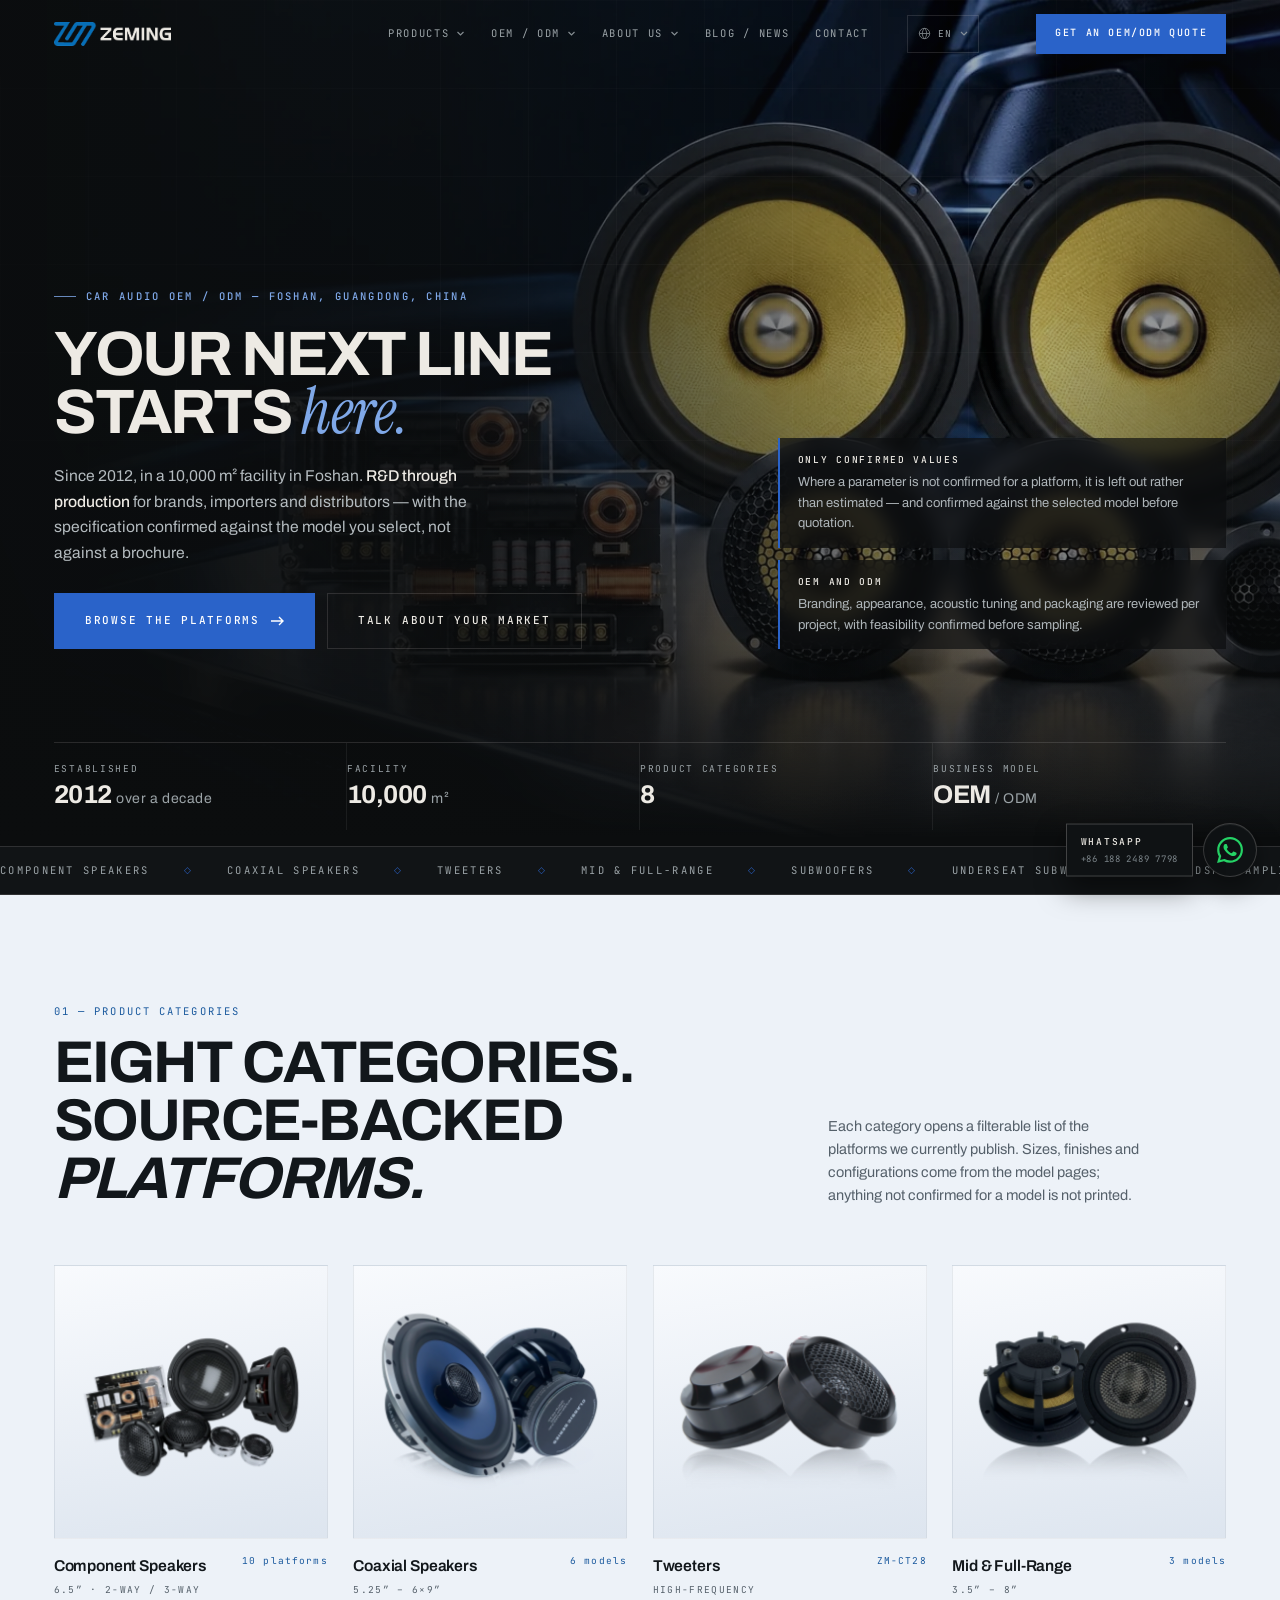
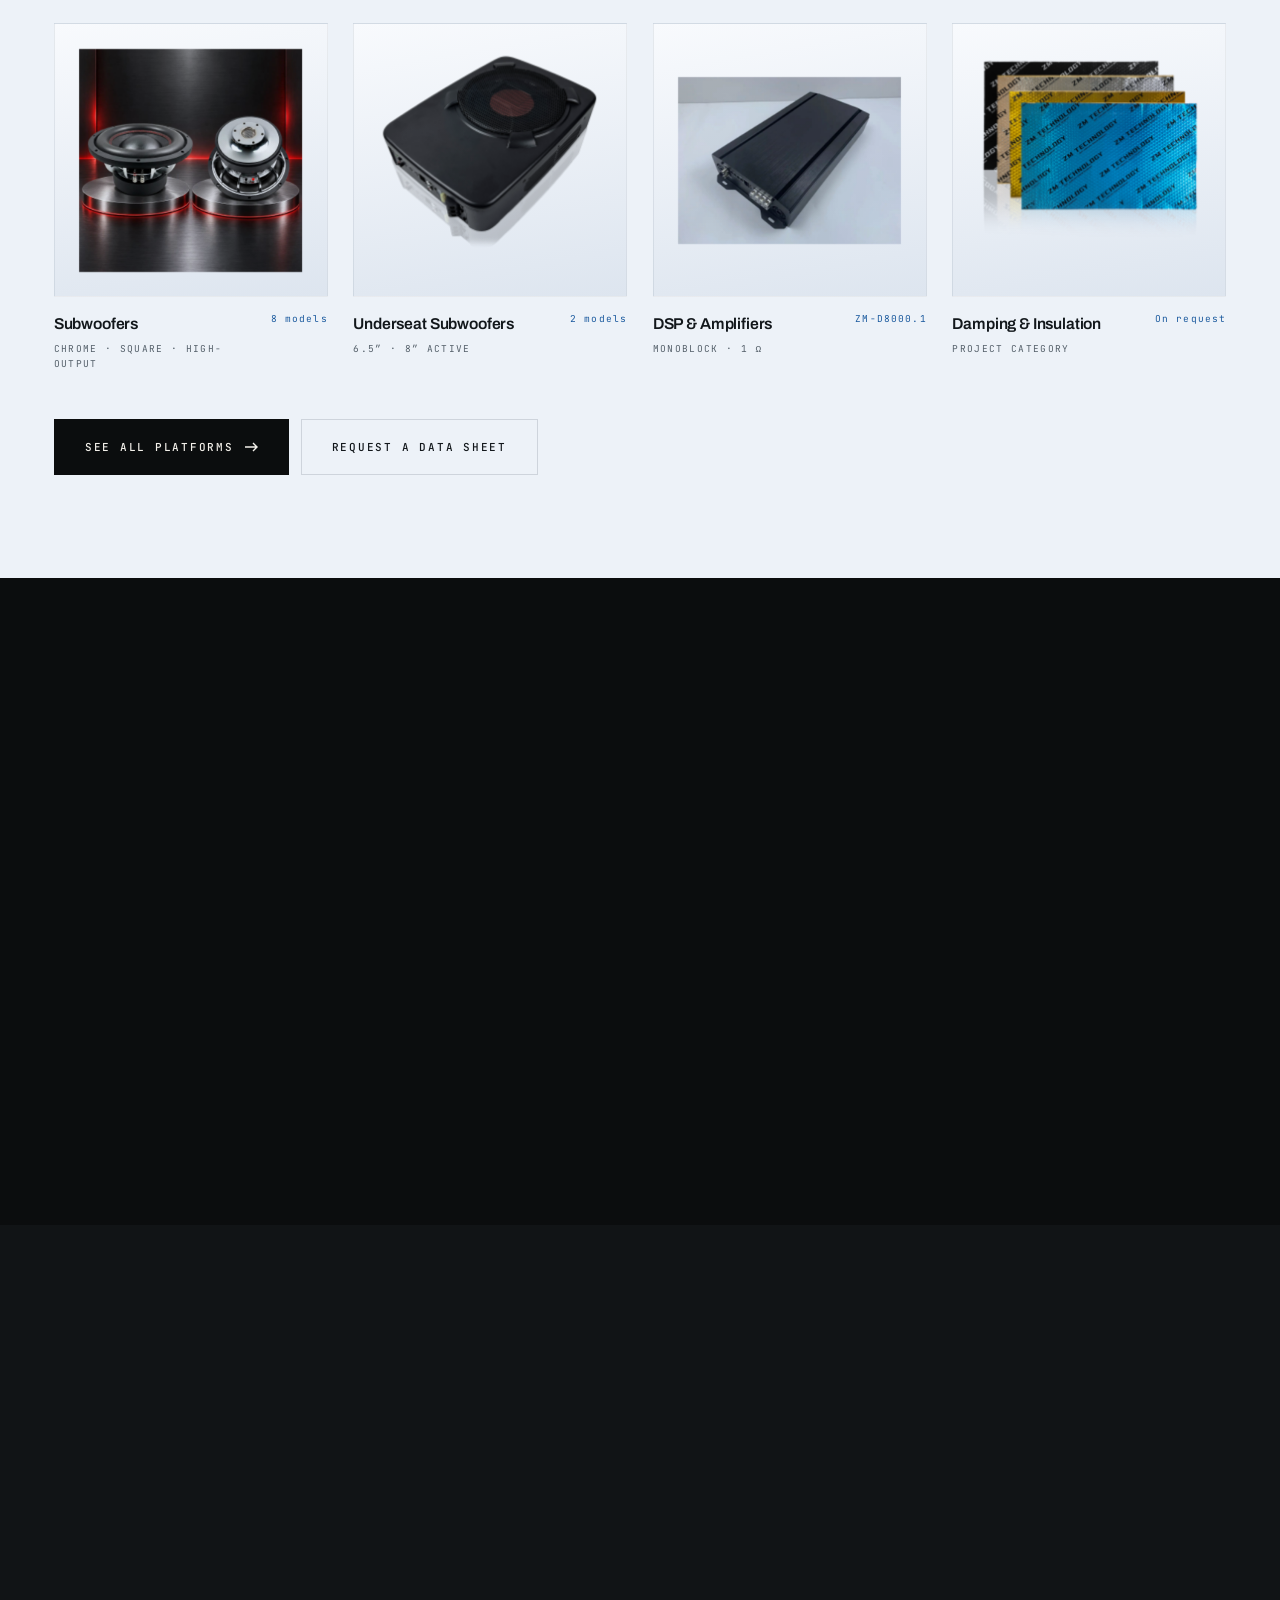
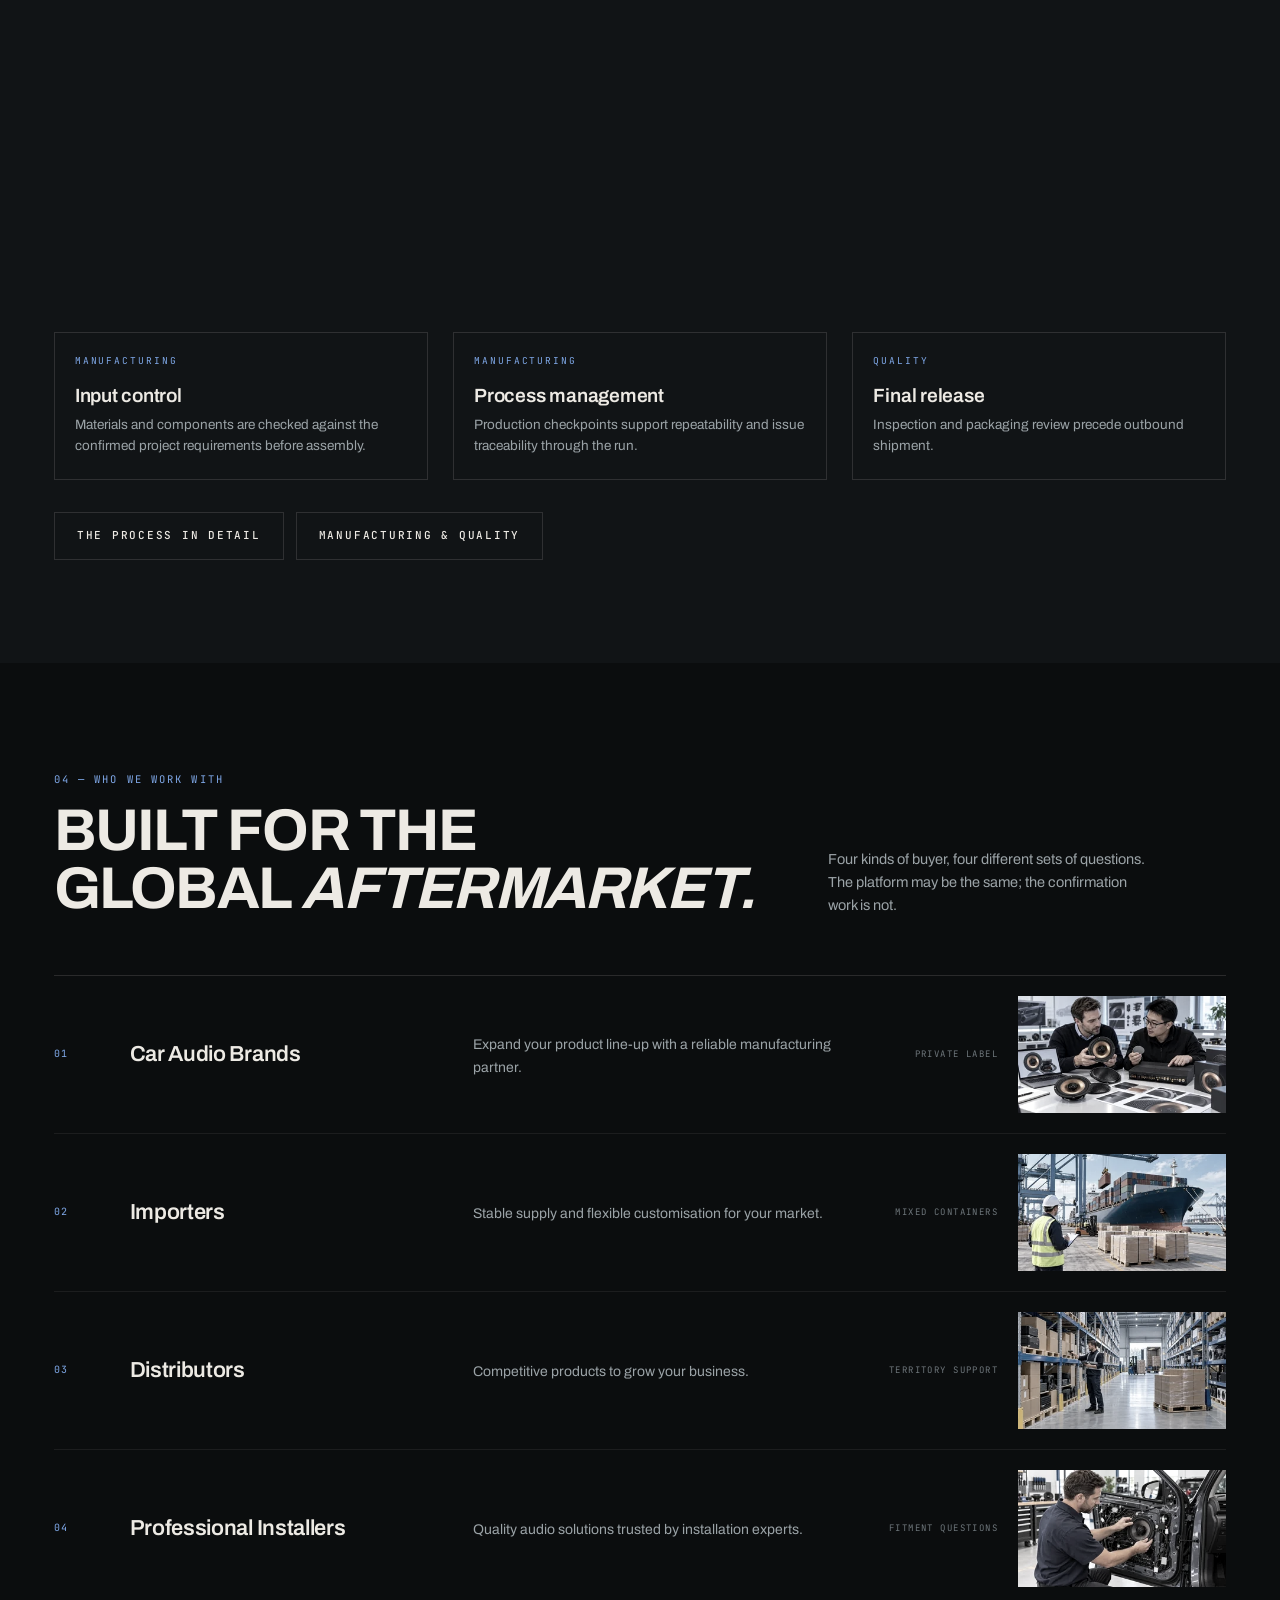
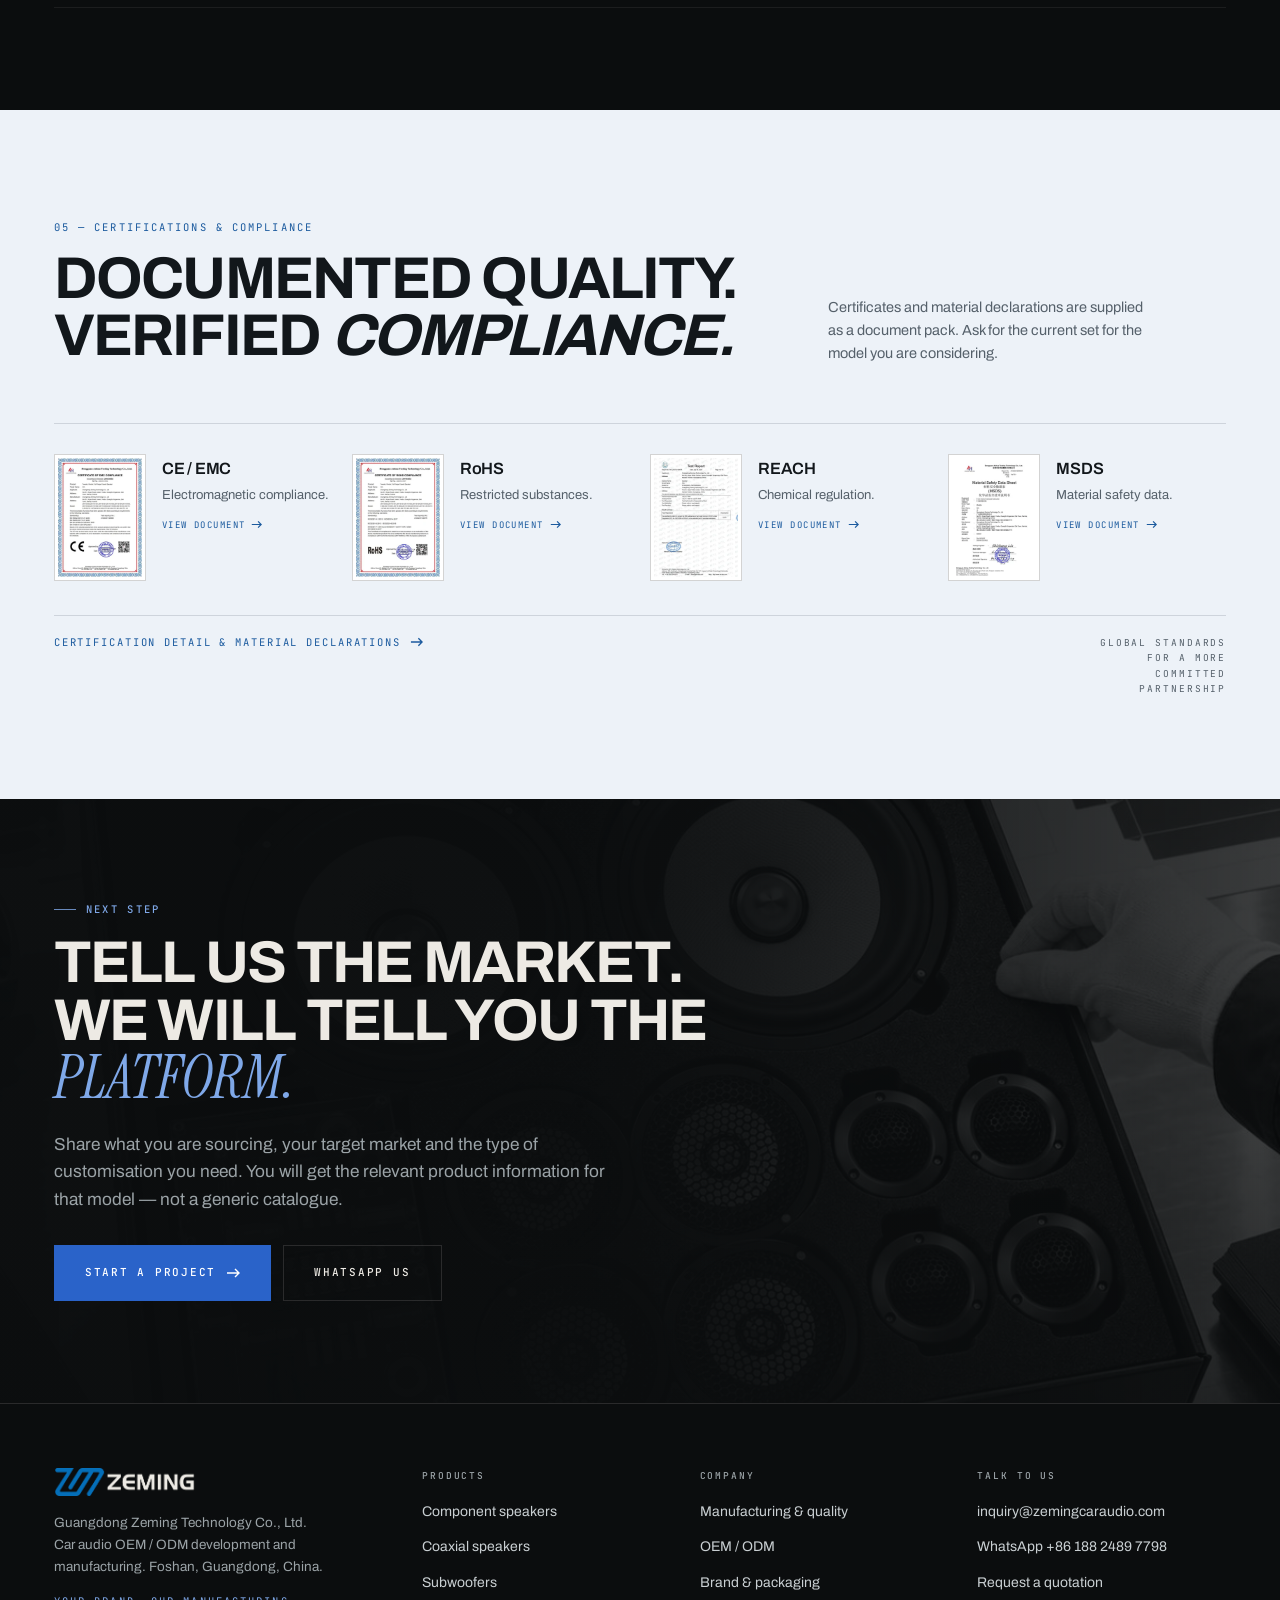
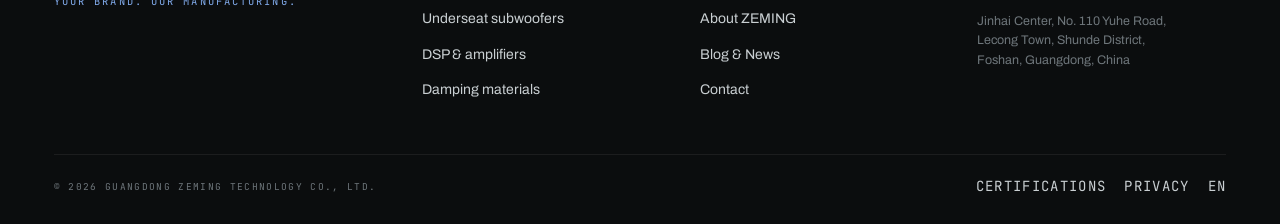
<file: index.html>
<!DOCTYPE html>
<html lang="en">
<head>
<meta charset="UTF-8">
<meta name="viewport" content="width=device-width, initial-scale=1">
<title>ZEMING — Car Audio OEM / ODM Manufacturer in Foshan, China</title>
<meta name="description" content="ZEMING develops and manufactures car audio platforms for global aftermarket brands: component and coaxial speakers, subwoofers, underseat subwoofers, DSP amplifiers. OEM / ODM, Foshan, Guangdong, since 2012.">
<link rel="stylesheet" href="assets/fonts.css">
<link rel="stylesheet" href="assets/site.css">
<link rel="stylesheet" href="assets/catalog.css">
<link rel="icon" href="assets/img/logo-header.png">
</head>
<body>
<a class="skip" href="#main">Skip to content</a>

<header class="nav" id="nav">
  <div class="nav__inner">
    <a class="nav__logo" href="index.html" aria-label="ZEMING CAR AUDIO — home">
      <img class="logo-d" src="assets/img/logo-header-dark.png" alt="ZEMING" width="1172" height="240">
    </a>
    <nav class="nav__links" aria-label="Primary">
      <div class="navm" data-navm>
        <a class="navm__btn" href="products.html#catalogue" aria-expanded="false" aria-haspopup="true" aria-controls="navm-products">Products <svg class="navm__caret" width="9" height="5" viewBox="0 0 8 5" fill="none" aria-hidden="true"><path d="M1 1l3 3 3-3" stroke="currentColor" stroke-width="1.2"/></svg></a>
        <div class="navm__panel navm__panel--mega" id="navm-products">
          <div class="mega">
            <div class="mega__head">
              <span class="mega__kicker">Product catalogue</span>
              <span class="mega__count">30 platforms &middot; 8 categories</span>
            </div>
            <div class="mega__body">
              <div class="mega__left">
                <p class="mega__label">By family</p>
                <div class="mega__cols">
                  <a class="mega__item" href="products.html#component"><span>Component speakers</span><em>10</em></a>
                  <a class="mega__item" href="products.html#subwoofer"><span>Subwoofers</span><em>8</em></a>
                  <a class="mega__item" href="products.html#coaxial"><span>Coaxial speakers</span><em>6</em></a>
                  <a class="mega__item" href="products.html#activebass"><span>Underseat subwoofers</span><em>2</em></a>
                  <a class="mega__item" href="products.html#midrange"><span>Mid &amp; full-range</span><em>2</em></a>
                  <a class="mega__item" href="products.html#amp"><span>DSP &amp; amplifiers</span><em>1</em></a>
                  <a class="mega__item" href="products.html#tweeter"><span>Tweeters</span><em>1</em></a>
                  <a class="mega__item" href="contact.html?topic=damping"><span>Damping &amp; insulation</span><em>&mdash;</em></a>
                </div>
                <p class="mega__note">Sizes, finishes and configurations are confirmed per model.</p>
              </div>
              <a class="mega__feat" href="product-zm-m65k.html">
                <span class="mega__shot"><img src="assets/img/opt/nav-m65k.webp" alt="ZM-M65K 2-way + 3-way component platform" width="520" height="341"></span>
                <span class="mega__meta">
                  <span class="mega__tag">Featured platform</span>
                  <b>ZM-M65K</b>
                  <small>6.5&Prime; &middot; 2-way + 3-way platform</small>
                </span>
                <span class="mega__go">View platform <svg width="13" height="9" viewBox="0 0 14 10" fill="none" aria-hidden="true"><path d="M9 1l4 4-4 4M1 5h12" stroke="currentColor" stroke-width="1.3"/></svg></span>
              </a>
            </div>
            <div class="mega__foot">
              <a href="products.html#catalogue">All 30 platforms <svg width="13" height="9" viewBox="0 0 14 10" fill="none" aria-hidden="true"><path d="M9 1l4 4-4 4M1 5h12" stroke="currentColor" stroke-width="1.3"/></svg></a>
              <a href="contact.html">Request a data sheet <svg width="13" height="9" viewBox="0 0 14 10" fill="none" aria-hidden="true"><path d="M9 1l4 4-4 4M1 5h12" stroke="currentColor" stroke-width="1.3"/></svg></a>
            </div>
          </div>
        </div>
      </div>

      <div class="navm" data-navm>
        <a class="navm__btn" href="oem-odm.html" aria-expanded="false" aria-haspopup="true" aria-controls="navm-oem">OEM / ODM <svg class="navm__caret" width="9" height="5" viewBox="0 0 8 5" fill="none" aria-hidden="true"><path d="M1 1l3 3 3-3" stroke="currentColor" stroke-width="1.2"/></svg></a>
        <div class="navm__panel navm__panel--mega" id="navm-oem">
          <div class="mega">
            <div class="mega__head">
              <span class="mega__kicker">Development &amp; manufacturing</span>
              <span class="mega__count">7 steps &middot; 5 changeable areas</span>
            </div>
            <div class="mega__body">
              <div class="mega__left">
                <div class="mega__cols">
                  <a class="mega__item" href="oem-odm.html"><span><b>OEM / ODM overview</b><small>Define &rarr; produce</small></span><em>01</em></a>
                  <a class="mega__item" href="capabilities.html#production"><span><b>Manufacturing</b><small>Four production stages</small></span><em>02</em></a>
                  <a class="mega__item" href="oem-odm.html#process"><span><b>The seven steps</b><small>One gate per step</small></span><em>03</em></a>
                  <a class="mega__item" href="capabilities.html#quality"><span><b>Quality control</b><small>Checked before release</small></span><em>04</em></a>
                  <a class="mega__item" href="oem-odm.html#change"><span><b>What can change</b><small>Five areas per project</small></span><em>05</em></a>
                  <a class="mega__item" href="capabilities.html#certification"><span><b>Certifications</b><small>CE &middot; RoHS &middot; REACH &middot; MSDS</small></span><em>06</em></a>
                  <a class="mega__item" href="brand-studio.html"><span><b>Brand &amp; packaging</b><small>Logo, finish, artwork</small></span><em>07</em></a>
                  <a class="mega__item" href="contact.html"><span><b>Start a project</b><small>Three lines, one reply</small></span><em>08</em></a>
                </div>
              </div>
              <a class="mega__feat" href="capabilities.html">
                <span class="mega__shot"><img src="assets/img/opt/nav-oem.webp" alt="Operators assembling and inspecting speakers at the Foshan plant" width="560" height="373"></span>
                <span class="mega__meta">
                  <span class="mega__tag">Inside the plant</span>
                  <b>Foshan facility</b>
                  <small>Assembly &middot; QC &middot; final release</small>
                </span>
                <span class="mega__go">View capabilities <svg width="13" height="9" viewBox="0 0 14 10" fill="none" aria-hidden="true"><path d="M9 1l4 4-4 4M1 5h12" stroke="currentColor" stroke-width="1.3"/></svg></span>
              </a>
            </div>
            <div class="mega__foot">
              <a href="capabilities.html">Manufacturing &amp; quality <svg width="13" height="9" viewBox="0 0 14 10" fill="none" aria-hidden="true"><path d="M9 1l4 4-4 4M1 5h12" stroke="currentColor" stroke-width="1.3"/></svg></a>
              <a href="contact.html">Start a project <svg width="13" height="9" viewBox="0 0 14 10" fill="none" aria-hidden="true"><path d="M9 1l4 4-4 4M1 5h12" stroke="currentColor" stroke-width="1.3"/></svg></a>
            </div>
          </div>
        </div>
      </div>

      <div class="navm" data-navm>
        <a class="navm__btn" href="company.html" aria-expanded="false" aria-haspopup="true" aria-controls="navm-about">About Us <svg class="navm__caret" width="9" height="5" viewBox="0 0 8 5" fill="none" aria-hidden="true"><path d="M1 1l3 3 3-3" stroke="currentColor" stroke-width="1.2"/></svg></a>
        <div class="navm__panel navm__panel--mega navm__panel--mega-end" id="navm-about">
          <div class="mega">
            <div class="mega__head">
              <span class="mega__kicker">The company</span>
              <span class="mega__count">Est. 2012 &middot; Foshan, Guangdong</span>
            </div>
            <div class="mega__body">
              <div class="mega__left">
                <div class="mega__cols mega__cols--rows3">
                  <a class="mega__item" href="company.html"><span><b>Company profile</b><small>R&amp;D to production</small></span><em>01</em></a>
                  <a class="mega__item" href="capabilities.html#production"><span><b>Manufacturing</b><small>Assembly, Foshan</small></span><em>02</em></a>
                  <a class="mega__item" href="company.html#facility"><span><b>Facility &amp; visit</b><small>Jinhai Center, Lecong</small></span><em>03</em></a>
                  <a class="mega__item" href="news.html"><span><b>Blog / News</b><small>Notes from the floor</small></span><em>04</em></a>
                  <a class="mega__item" href="capabilities.html#certification"><span><b>Certifications</b><small>CE &middot; RoHS &middot; REACH &middot; MSDS</small></span><em>05</em></a>
                  <a class="mega__item" href="contact.html"><span><b>Contact</b><small>Foshan, Guangdong</small></span><em>06</em></a>
                </div>
                <p class="mega__note">10,000 m&sup2; facility &middot; 8 product categories &middot; global aftermarket</p>
              </div>
              <a class="mega__feat" href="company.html">
                <span class="mega__shot"><img src="assets/img/opt/nav-about.webp" alt="ZEMING engineers working on a driver design and simulations" width="560" height="373"></span>
                <span class="mega__meta">
                  <span class="mega__tag">Since 2012</span>
                  <b>Your brand.</b>
                  <small>Our manufacturing.</small>
                </span>
                <span class="mega__go">Company profile <svg width="13" height="9" viewBox="0 0 14 10" fill="none" aria-hidden="true"><path d="M9 1l4 4-4 4M1 5h12" stroke="currentColor" stroke-width="1.3"/></svg></span>
              </a>
            </div>
            <div class="mega__foot">
              <a href="company.html">About ZEMING <svg width="13" height="9" viewBox="0 0 14 10" fill="none" aria-hidden="true"><path d="M9 1l4 4-4 4M1 5h12" stroke="currentColor" stroke-width="1.3"/></svg></a>
              <a href="contact.html">Contact us <svg width="13" height="9" viewBox="0 0 14 10" fill="none" aria-hidden="true"><path d="M9 1l4 4-4 4M1 5h12" stroke="currentColor" stroke-width="1.3"/></svg></a>
            </div>
          </div>
        </div>
      </div>

      <a class="nav__link" href="news.html">Blog / News</a>
      <a class="nav__link" href="contact.html">Contact</a>
    </nav>
    <div class="lang" data-lang>
      <button class="lang__btn" type="button" aria-expanded="false" aria-controls="langPanel" aria-label="Language: English">
        <svg width="13" height="13" viewBox="0 0 16 16" fill="none" aria-hidden="true"><circle cx="8" cy="8" r="6.4" stroke="currentColor" stroke-width="1.1"/><path d="M1.6 8h12.8M8 1.6c1.75 1.8 2.7 4 2.7 6.4S9.75 12.6 8 14.4C6.25 12.6 5.3 10.4 5.3 8S6.25 3.4 8 1.6z" stroke="currentColor" stroke-width="1.1"/></svg>
        <span class="lang__code">EN</span>
        <svg class="lang__caret" width="8" height="5" viewBox="0 0 8 5" fill="none" aria-hidden="true"><path d="M1 1l3 3 3-3" stroke="currentColor" stroke-width="1.2"/></svg>
      </button>
      <div class="lang__panel" id="langPanel" role="group" aria-label="Select language" hidden>
        <button class="lang__opt is-active" type="button" data-lang-code="en"><span class="lang__native">English</span><span class="lang__check" aria-hidden="true">✓</span></button>
        <button class="lang__opt" type="button" data-lang-code="zh"><span class="lang__native">中文</span><span class="lang__tag">Soon</span></button>
        <button class="lang__opt" type="button" data-lang-code="es"><span class="lang__native">Español</span><span class="lang__tag">Soon</span></button>
        <button class="lang__opt" type="button" data-lang-code="de"><span class="lang__native">Deutsch</span><span class="lang__tag">Soon</span></button>
        <button class="lang__opt" type="button" data-lang-code="fr"><span class="lang__native">Français</span><span class="lang__tag">Soon</span></button>
        <p class="lang__note" hidden></p>
      </div>
    </div>
    <div class="nav__cta"><a class="btn btn--brand" href="contact.html">Get an OEM/ODM Quote</a></div>
    <button class="nav__burger" aria-label="Open menu" aria-expanded="false" aria-controls="drawer"><span></span></button>
  </div>
</header>

<div class="drawer" id="drawer">
<div class="drawer__nav">
  <details class="dacc">
    <summary><span>Products</span><span class="dacc__n">01</span></summary>
    <div class="dacc__body">
      <a href="products.html#component"><span>Component speakers</span><i>10</i></a>
      <a href="products.html#subwoofer"><span>Subwoofers</span><i>8</i></a>
      <a href="products.html#coaxial"><span>Coaxial speakers</span><i>6</i></a>
      <a href="products.html#activebass"><span>Underseat subwoofers</span><i>2</i></a>
      <a href="products.html#midrange"><span>Mid &amp; full-range</span><i>2</i></a>
      <a href="products.html#amp"><span>DSP &amp; amplifiers</span><i>1</i></a>
      <a href="products.html#tweeter"><span>Tweeters</span><i>1</i></a>
      <a href="contact.html?topic=damping"><span>Damping &amp; insulation</span><i>&mdash;</i></a>
      <a href="products.html#catalogue" class="drawer__all"><span>All 30 platforms</span><i>&rarr;</i></a>
    </div>
  </details>
  <details class="dacc">
    <summary><span>OEM / ODM</span><span class="dacc__n">02</span></summary>
    <div class="dacc__body">
      <a href="oem-odm.html"><span>OEM / ODM overview</span></a>
      <a href="oem-odm.html#process"><span>The seven steps</span></a>
      <a href="oem-odm.html#change"><span>What can change</span></a>
      <a href="capabilities.html#production"><span>Manufacturing</span></a>
      <a href="capabilities.html#quality"><span>Quality control</span></a>
      <a href="brand-studio.html"><span>Brand &amp; packaging</span></a>
    </div>
  </details>
  <details class="dacc">
    <summary><span>About Us</span><span class="dacc__n">03</span></summary>
    <div class="dacc__body">
      <a href="company.html"><span>Company profile</span></a>
      <a href="company.html#facility"><span>Facility &amp; visit</span></a>
      <a href="capabilities.html#certification"><span>Certifications</span></a>
      <a href="contact.html"><span>Contact</span></a>
    </div>
  </details>
  <a href="news.html" class="drawer__top" style="border-bottom:1px solid var(--line-d-2)">Blog / News <span>04</span></a>
  <a href="contact.html" class="drawer__top">Contact <span>05</span></a>
  <div class="drawer__cta"><a class="btn btn--brand" href="contact.html">Get an OEM/ODM Quote</a></div>
</div>
  <div class="drawer__lang">
    <span class="mono">Language</span>
    <div class="lang-row">
      <button class="lang-chip is-active" type="button" data-lang-code="en">English</button>
      <button class="lang-chip" type="button" data-lang-code="zh">中文<span class="lang__tag">Soon</span></button>
      <button class="lang-chip" type="button" data-lang-code="es">Español<span class="lang__tag">Soon</span></button>
      <button class="lang-chip" type="button" data-lang-code="de">Deutsch<span class="lang__tag">Soon</span></button>
      <button class="lang-chip" type="button" data-lang-code="fr">Français<span class="lang__tag">Soon</span></button>
    </div>
    <p class="lang__note" hidden></p>
  </div>
  <div class="drawer__foot">
    <span class="mono">inquiry@zemingcaraudio.com</span>
    <span class="mono">+86 188 2489 7798 · WhatsApp</span>
    <span class="mono">Foshan, Guangdong, China</span>
  </div>
</div>

<main id="main">

<section class="hero">
  <div class="hero__bg" role="img" aria-label="ZEMING component speaker system on a dark background"><img src="assets/img/opt/hero-1920.webp" srcset="assets/img/opt/hero-1200.webp 1200w, assets/img/opt/hero-1920.webp 1920w, assets/img/opt/hero-2880.webp 2880w" sizes="100vw" alt="" width="1920" height="800" fetchpriority="high" decoding="async"></div>
  <div class="hero__scrim"></div>
  <div class="hero__grid"></div>

  <div class="wrap hero__inner">
    <div class="hero__top">
      <div>
        <p class="eyebrow reveal">Car audio OEM / ODM — Foshan, Guangdong, China</p>
        <h1 class="h-hero hero__h reveal" style="--i:1">
          <span>Your next line</span>
          <span>starts <em>here.</em></span>
        </h1>
        <p class="hero__sub reveal" style="--i:2">Since 2012, in a 10,000 m² facility in Foshan. <strong>R&amp;D through production</strong> for brands, importers and distributors — with the specification confirmed against the model you select, not against a brochure.</p>
        <div class="btn-row hero__actions reveal" style="--i:3">
          <a class="btn btn--brand btn--lg" href="products.html">Browse the platforms
            <svg width="14" height="10" viewBox="0 0 14 10" fill="none" aria-hidden="true"><path d="M9 1l4 4-4 4M1 5h12" stroke="currentColor" stroke-width="1.4"/></svg>
          </a>
          <a class="btn btn--ghost btn--lg" href="contact.html">Talk about your market</a>
        </div>
      </div>
      <div class="hero__aside reveal" style="--i:4">
        <div class="hero__note">
          <b>Only confirmed values</b>
          Where a parameter is not confirmed for a platform, it is left out rather than estimated — and confirmed against the selected model before quotation.
        </div>
        <div class="hero__note">
          <b>OEM and ODM</b>
          Branding, appearance, acoustic tuning and packaging are reviewed per project, with feasibility confirmed before sampling.
        </div>
      </div>
    </div>

    <dl class="hero__stats">
      <div class="hero__stat"><dt>Established</dt><dd>2012 <small>over a decade</small></dd></div>
      <div class="hero__stat"><dt>Facility</dt><dd>10,000 <small>m²</small></dd></div>
      <div class="hero__stat"><dt>Product categories</dt><dd>8</dd></div>
      <div class="hero__stat"><dt>Business model</dt><dd>OEM <small>/ ODM</small></dd></div>
    </dl>
  </div>
</section>

<div class="marq" aria-hidden="true">
  <div class="marq__track">
    <span>Component speakers</span><span>Coaxial speakers</span><span>Tweeters</span><span>Mid &amp; full-range</span><span>Subwoofers</span><span>Underseat subwoofers</span><span>DSP &amp; amplifiers</span><span>Sound damping</span><span>OEM / ODM</span>
    <span>Component speakers</span><span>Coaxial speakers</span><span>Tweeters</span><span>Mid &amp; full-range</span><span>Subwoofers</span><span>Underseat subwoofers</span><span>DSP &amp; amplifiers</span><span>Sound damping</span><span>OEM / ODM</span>
  </div>
</div>

<!-- 01 product categories -->
<section class="section section--bone is-light">
  <div class="wrap">
    <div class="sec-head">
      <div>
        <p class="idx reveal">01 — Product categories</p>
        <h2 class="h-1 reveal" style="--i:1">Eight categories.<br>Source-backed <em>platforms.</em></h2>
      </div>
      <p class="sec-head__aside reveal" style="--i:2">Each category opens a filterable list of the platforms we currently publish. Sizes, finishes and configurations come from the model pages; anything not confirmed for a model is not printed.</p>
    </div>

    <div class="grid g4">
      <a class="ptile reveal" href="products.html#component">
        <div class="ptile__media"><img src="assets/img/pic/p-component.png" alt="ZEMING component speaker set" loading="lazy" width="1200" height="1200"></div>
        <div class="ptile__meta"><div><div class="ptile__name">Component Speakers</div><div class="ptile__tag">6.5″ · 2-way / 3-way</div></div><span class="ptile__model">10 platforms</span></div>
      </a>
      <a class="ptile reveal" style="--i:1" href="products.html#coaxial">
        <div class="ptile__media"><img src="assets/img/pic/p-coaxial.png" alt="ZEMING coaxial car speaker" loading="lazy" width="1200" height="1200"></div>
        <div class="ptile__meta"><div><div class="ptile__name">Coaxial Speakers</div><div class="ptile__tag">5.25″ – 6×9″</div></div><span class="ptile__model">6 models</span></div>
      </a>
      <a class="ptile reveal" style="--i:2" href="products.html#tweeter">
        <div class="ptile__media"><img src="assets/img/pic/cat-tweeter.png" alt="ZEMING car tweeter" loading="lazy" width="1200" height="1200"></div>
        <div class="ptile__meta"><div><div class="ptile__name">Tweeters</div><div class="ptile__tag">High-frequency</div></div><span class="ptile__model">ZM-CT28</span></div>
      </a>
      <a class="ptile reveal" style="--i:3" href="products.html#midrange">
        <div class="ptile__media"><img src="assets/img/pic/cat-midrange.png" alt="ZEMING mid-range speaker" loading="lazy" width="1200" height="1200"></div>
        <div class="ptile__meta"><div><div class="ptile__name">Mid &amp; Full-Range</div><div class="ptile__tag">3.5″ – 8″</div></div><span class="ptile__model">3 models</span></div>
      </a>
      <a class="ptile reveal" href="products.html#subwoofer">
        <div class="ptile__media"><img src="assets/img/pic/sub-chrome.jpg" alt="ZEMING chrome-plated subwoofer" loading="lazy" width="1200" height="1200"></div>
        <div class="ptile__meta"><div><div class="ptile__name">Subwoofers</div><div class="ptile__tag">Chrome · square · high-output</div></div><span class="ptile__model">8 models</span></div>
      </a>
      <a class="ptile reveal" style="--i:1" href="products.html#activebass">
        <div class="ptile__media"><img src="assets/img/pic/cat-activebass.png" alt="ZEMING active underseat subwoofer" loading="lazy" width="1200" height="1200"></div>
        <div class="ptile__meta"><div><div class="ptile__name">Underseat Subwoofers</div><div class="ptile__tag">6.5″ · 8″ active</div></div><span class="ptile__model">2 models</span></div>
      </a>
      <a class="ptile reveal" style="--i:2" href="products.html#amp">
        <div class="ptile__media"><img src="assets/img/pic/amp-d8000.jpg" alt="ZEMING monoblock car amplifier" loading="lazy" width="1200" height="1200"></div>
        <div class="ptile__meta"><div><div class="ptile__name">DSP &amp; Amplifiers</div><div class="ptile__tag">Monoblock · 1 Ω</div></div><span class="ptile__model">ZM-D8000.1</span></div>
      </a>
      <a class="ptile reveal" style="--i:3" href="contact.html?topic=damping">
        <div class="ptile__media"><img src="assets/img/pic/cat-damping.png" alt="ZEMING sound damping material" loading="lazy" width="1200" height="1200"></div>
        <div class="ptile__meta"><div><div class="ptile__name">Damping &amp; Insulation</div><div class="ptile__tag">Project category</div></div><span class="ptile__model">On request</span></div>
      </a>
    </div>

    <div class="btn-row mt-7">
      <a class="btn btn--ink btn--lg" href="products.html">See all platforms
        <svg width="14" height="10" viewBox="0 0 14 10" fill="none" aria-hidden="true"><path d="M9 1l4 4-4 4M1 5h12" stroke="currentColor" stroke-width="1.4"/></svg>
      </a>
      <a class="btn btn--ghost btn--lg" href="contact.html">Request a data sheet</a>
    </div>
  </div>
</section>

<!-- 02 stance -->
<section class="section">
  <div class="wrap">
    <div class="split split--40">
      <div>
        <p class="idx reveal">02 — How we publish data</p>
        <h2 class="statement reveal" style="--i:1">No unverified parameter is treated as an <em>approved specification.</em></h2>
        <figure class="stance-fig reveal" style="--i:2">
          <img src="assets/img/opt/stance-measure.webp" alt="ZEMING engineer measuring a driver against its response curve in the lab" loading="lazy" width="940" height="529">
          <figcaption class="mono">Measured in-house · Foshan, Guangdong</figcaption>
        </figure>
      </div>
      <div>
        <p class="lead reveal" style="--i:2">Most product pages in this industry are written to look complete. Ours are written to stay correct: a value appears only when the model file backs it, and the dash means we have not confirmed it yet.</p>
        <p class="body-copy mt-4 reveal" style="--i:3">That is a slower way to build a catalogue, and a faster way to avoid a claim you cannot defend when a customer measures the sample. Final specifications, fitment and packaging remain subject to model review — the approved sample governs the order.</p>
        <div class="btn-row mt-6 reveal" style="--i:4">
          <a class="btn btn--brand" href="products.html">See the platforms
            <svg width="14" height="10" viewBox="0 0 14 10" fill="none" aria-hidden="true"><path d="M9 1l4 4-4 4M1 5h12" stroke="currentColor" stroke-width="1.4"/></svg>
          </a>
          <a class="btn btn--ghost" href="capabilities.html">Manufacturing &amp; quality</a>
        </div>
      </div>
    </div>
  </div>
</section>

<!-- 03 process -->
<section class="section section--ink2">
  <div class="wrap">
    <div class="sec-head">
      <div>
        <p class="idx reveal">03 — OEM / ODM process</p>
        <h2 class="h-1 reveal" style="--i:1">Your ideas.<br>Our expertise.<br>Real <em>products.</em></h2>
      </div>
      <p class="sec-head__aside reveal" style="--i:2">Flexible OEM / ODM services that turn a concept into a car audio product line — seven steps, each one closing before the next opens.</p>
    </div>

    <ol class="flow">
      <li class="flow__item reveal">
        <div class="flow__hd"><span class="flow__n">01</span><span class="flow__t">Define</span></div>
        <p class="flow__d">Market needs &amp; product concept</p>
        <div class="flow__media"><img src="assets/img/opt/flow-define.webp" alt="Speaker samples, crossover boards and sketches laid out for a product definition meeting" loading="lazy" width="560" height="700"></div>
      </li>
      <li class="flow__item reveal" style="--i:1">
        <div class="flow__hd"><span class="flow__n">02</span><span class="flow__t">Engineer</span></div>
        <p class="flow__d">Acoustic &amp; structural design</p>
        <div class="flow__media"><img src="assets/img/opt/flow-engineer.webp" alt="Engineer comparing a driver against its CAD model on screen" loading="lazy" width="560" height="700"></div>
      </li>
      <li class="flow__item reveal" style="--i:2">
        <div class="flow__hd"><span class="flow__n">03</span><span class="flow__t">Tune</span></div>
        <p class="flow__d">Sound performance optimisation</p>
        <div class="flow__media"><img src="assets/img/opt/flow-tune.webp" alt="Driver under measurement in an anechoic chamber with a calibrated microphone" loading="lazy" width="560" height="700"></div>
      </li>
      <li class="flow__item reveal" style="--i:3">
        <div class="flow__hd"><span class="flow__n">04</span><span class="flow__t">Prototype</span></div>
        <p class="flow__d">Samples &amp; verification</p>
        <div class="flow__media"><img src="assets/img/opt/flow-prototype.webp" alt="Gloved hands assembling a prototype driver for verification" loading="lazy" width="560" height="700"></div>
      </li>
      <li class="flow__item reveal" style="--i:4">
        <div class="flow__hd"><span class="flow__n">05</span><span class="flow__t">Brand</span></div>
        <p class="flow__d">Logo, styling &amp; customisation</p>
        <div class="flow__media"><img src="assets/img/opt/flow-brand.webp" alt="Brand plates, colour and finish samples reviewed next to finished speakers" loading="lazy" width="560" height="700"></div>
      </li>
      <li class="flow__item reveal" style="--i:5">
        <div class="flow__hd"><span class="flow__n">06</span><span class="flow__t">Package</span></div>
        <p class="flow__d">Tailored packaging design</p>
        <div class="flow__media"><img src="assets/img/opt/flow-package.webp" alt="Component speaker set packed in a custom foam-lined box" loading="lazy" width="560" height="700"></div>
      </li>
      <li class="flow__item reveal" style="--i:6">
        <div class="flow__hd"><span class="flow__n">07</span><span class="flow__t">Produce</span></div>
        <p class="flow__d">Mass production &amp; quality control</p>
        <div class="flow__media"><img src="assets/img/opt/flow-produce.webp" alt="Operators inspecting subwoofer frames on the assembly line" loading="lazy" width="560" height="700"></div>
      </li>
    </ol>

    <div class="grid g3 mt-7">
      <div class="card reveal"><div class="card__body"><p class="card__kicker">Manufacturing</p><h3 class="h-3 mt-2">Input control</h3><p class="card__desc">Materials and components are checked against the confirmed project requirements before assembly.</p></div></div>
      <div class="card reveal" style="--i:1"><div class="card__body"><p class="card__kicker">Manufacturing</p><h3 class="h-3 mt-2">Process management</h3><p class="card__desc">Production checkpoints support repeatability and issue traceability through the run.</p></div></div>
      <div class="card reveal" style="--i:2"><div class="card__body"><p class="card__kicker">Quality</p><h3 class="h-3 mt-2">Final release</h3><p class="card__desc">Inspection and packaging review precede outbound shipment.</p></div></div>
    </div>

    <div class="btn-row mt-6">
      <a class="btn btn--ghost" href="oem-odm.html">The process in detail</a>
      <a class="btn btn--ghost" href="capabilities.html">Manufacturing &amp; quality</a>
    </div>
  </div>
</section>

<!-- 04 who we work with -->
<section class="section">
  <div class="wrap">
    <div class="sec-head">
      <div>
        <p class="idx reveal">04 — Who we work with</p>
        <h2 class="h-1 reveal" style="--i:1">Built for the<br>global <em>aftermarket.</em></h2>
      </div>
      <p class="sec-head__aside reveal" style="--i:2">Four kinds of buyer, four different sets of questions. The platform may be the same; the confirmation work is not.</p>
    </div>

    <div class="aud">
      <div class="aud__row reveal">
        <span class="aud__n">01</span>
        <h3 class="aud__t">Car Audio Brands</h3>
        <p class="aud__d">Expand your product line-up with a reliable manufacturing partner.</p>
        <span class="aud__tag">Private label</span>
        <div class="aud__fig"><img src="assets/img/opt/aud-brands.webp" alt="A brand owner reviewing speaker samples, finishes and packaging options" loading="lazy" width="352" height="198"></div>
      </div>
      <div class="aud__row reveal" style="--i:1">
        <span class="aud__n">02</span>
        <h3 class="aud__t">Importers</h3>
        <p class="aud__d">Stable supply and flexible customisation for your market.</p>
        <span class="aud__tag">Mixed containers</span>
        <div class="aud__fig"><img src="assets/img/opt/aud-importers.webp" alt="Pallets of export cartons being loaded at a container terminal" loading="lazy" width="352" height="198"></div>
      </div>
      <div class="aud__row reveal" style="--i:2">
        <span class="aud__n">03</span>
        <h3 class="aud__t">Distributors</h3>
        <p class="aud__d">Competitive products to grow your business.</p>
        <span class="aud__tag">Territory support</span>
        <div class="aud__fig"><img src="assets/img/opt/aud-distributors.webp" alt="Warehouse racking holding cartons of car audio stock" loading="lazy" width="352" height="198"></div>
      </div>
      <div class="aud__row reveal" style="--i:3">
        <span class="aud__n">04</span>
        <h3 class="aud__t">Professional Installers</h3>
        <p class="aud__d">Quality audio solutions trusted by installation experts.</p>
        <span class="aud__tag">Fitment questions</span>
        <div class="aud__fig"><img src="assets/img/opt/aud-installers.webp" alt="Installer fitting a component speaker into a car door" loading="lazy" width="352" height="198"></div>
      </div>
    </div>
  </div>
</section>

<!-- 05 certification -->
<section class="section section--bone is-light">
  <div class="wrap">
    <div class="sec-head">
      <div>
        <p class="idx reveal">05 — Certifications &amp; compliance</p>
        <h2 class="h-1 reveal" style="--i:1">Documented quality.<br>Verified <em>compliance.</em></h2>
      </div>
      <p class="sec-head__aside reveal" style="--i:2">Certificates and material declarations are supplied as a document pack. Ask for the current set for the model you are considering.</p>
    </div>

    <div class="certs">
      <a class="cert reveal" href="assets/img/pic/cert-ce.jpg" data-cert="assets/img/pic/cert-ce.jpg" data-cert-label="CE / EMC — Certificate of EMC compliance" target="_blank" rel="noopener">
        <span class="cert__doc"><img src="assets/img/opt/cert-ce.webp" alt="CE / EMC certificate of compliance" loading="lazy" width="240" height="340"></span>
        <span class="cert__body">
          <span class="cert__t">CE / EMC</span>
          <span class="cert__d">Electromagnetic compliance.</span>
          <span class="cert__cta">View document
            <svg width="11" height="9" viewBox="0 0 14 10" fill="none" aria-hidden="true"><path d="M9 1l4 4-4 4M1 5h12" stroke="currentColor" stroke-width="1.5"/></svg>
          </span>
        </span>
      </a>
      <a class="cert reveal" style="--i:1" href="assets/img/pic/cert-rohs.jpg" data-cert="assets/img/pic/cert-rohs.jpg" data-cert-label="RoHS — Certificate of RoHS compliance" target="_blank" rel="noopener">
        <span class="cert__doc"><img src="assets/img/opt/cert-rohs.webp" alt="RoHS certificate of compliance" loading="lazy" width="240" height="340"></span>
        <span class="cert__body">
          <span class="cert__t">RoHS</span>
          <span class="cert__d">Restricted substances.</span>
          <span class="cert__cta">View document
            <svg width="11" height="9" viewBox="0 0 14 10" fill="none" aria-hidden="true"><path d="M9 1l4 4-4 4M1 5h12" stroke="currentColor" stroke-width="1.5"/></svg>
          </span>
        </span>
      </a>
      <a class="cert reveal" style="--i:2" href="assets/img/pic/cert-reach.jpg" data-cert="assets/img/pic/cert-reach.jpg" data-cert-label="REACH — Chemical regulation" target="_blank" rel="noopener">
        <span class="cert__doc"><img src="assets/img/opt/cert-reach.webp" alt="REACH compliance document" loading="lazy" width="240" height="340"></span>
        <span class="cert__body">
          <span class="cert__t">REACH</span>
          <span class="cert__d">Chemical regulation.</span>
          <span class="cert__cta">View document
            <svg width="11" height="9" viewBox="0 0 14 10" fill="none" aria-hidden="true"><path d="M9 1l4 4-4 4M1 5h12" stroke="currentColor" stroke-width="1.5"/></svg>
          </span>
        </span>
      </a>
      <a class="cert reveal" style="--i:3" href="assets/img/pic/cert-msds.jpg" data-cert="assets/img/pic/cert-msds.jpg" data-cert-label="MSDS — Material safety data sheet" target="_blank" rel="noopener">
        <span class="cert__doc"><img src="assets/img/opt/cert-msds.webp" alt="MSDS material safety data sheet" loading="lazy" width="240" height="340"></span>
        <span class="cert__body">
          <span class="cert__t">MSDS</span>
          <span class="cert__d">Material safety data.</span>
          <span class="cert__cta">View document
            <svg width="11" height="9" viewBox="0 0 14 10" fill="none" aria-hidden="true"><path d="M9 1l4 4-4 4M1 5h12" stroke="currentColor" stroke-width="1.5"/></svg>
          </span>
        </span>
      </a>
    </div>

    <div class="certs__foot reveal">
      <a class="tlink" href="capabilities.html#certification">Certification detail &amp; material declarations
        <svg width="13" height="10" viewBox="0 0 14 10" fill="none" aria-hidden="true"><path d="M9 1l4 4-4 4M1 5h12" stroke="currentColor" stroke-width="1.4"/></svg>
      </a>
      <span class="mono certs__tag">Global standards for a more committed partnership</span>
    </div>
  </div>
</section>

<section class="cta-band">
  <img class="cta-band__bg" src="assets/img/pic/scene-package.jpg" alt="" loading="lazy" aria-hidden="true">
  <div class="wrap cta-band__in">
    <p class="eyebrow reveal">Next step</p>
    <h2 class="h-1 mt-4 reveal" style="--i:1">Tell us the market.<br>We will tell you the <em>platform.</em></h2>
    <p class="lead mt-5 reveal" style="--i:2">Share what you are sourcing, your target market and the type of customisation you need. You will get the relevant product information for that model — not a generic catalogue.</p>
    <div class="btn-row mt-6 reveal" style="--i:3">
      <a class="btn btn--brand btn--lg" href="contact.html">Start a project
        <svg width="14" height="10" viewBox="0 0 14 10" fill="none" aria-hidden="true"><path d="M9 1l4 4-4 4M1 5h12" stroke="currentColor" stroke-width="1.4"/></svg>
      </a>
      <a class="btn btn--ghost btn--lg" href="https://wa.me/8618824897798?text=Hello%20ZEMING%2C%20I%20would%20like%20to%20discuss%20a%20car%20audio%20project." target="_blank" rel="noopener">WhatsApp us</a>
    </div>
  </div>
</section>

</main>

<footer class="foot">
  <div class="wrap">
    <div class="foot__top">
      <div>
        <div class="foot__logo"><img src="assets/img/logo-footer-dark.png" alt="ZEMING" width="1220" height="240"></div>
        <p class="foot__blurb">Guangdong Zeming Technology Co., Ltd. Car audio OEM / ODM development and manufacturing. Foshan, Guangdong, China.</p>
        <p class="mono mt-4" style="color:#7FA8E8">Your brand. Our manufacturing.</p>
      </div>
      <div>
        <h4>Products</h4>
        <ul>
          <li><a href="products.html#component">Component speakers</a></li>
          <li><a href="products.html#coaxial">Coaxial speakers</a></li>
          <li><a href="products.html#subwoofer">Subwoofers</a></li>
          <li><a href="products.html#activebass">Underseat subwoofers</a></li>
          <li><a href="products.html#amp">DSP &amp; amplifiers</a></li>
          <li><a href="products.html">Damping materials</a></li>
        </ul>
      </div>
      <div>
        <h4>Company</h4>
        <ul>
          <li><a href="capabilities.html">Manufacturing &amp; quality</a></li>
          <li><a href="oem-odm.html">OEM / ODM</a></li>
          <li><a href="brand-studio.html">Brand &amp; packaging</a></li>
          <li><a href="company.html">About ZEMING</a></li>
          <li><a href="news.html">Blog &amp; News</a></li>
          <li><a href="contact.html">Contact</a></li>
        </ul>
      </div>
      <div>
        <h4>Talk to us</h4>
        <ul>
          <li><a href="mailto:inquiry@zemingcaraudio.com">inquiry@zemingcaraudio.com</a></li>
          <li><a href="https://wa.me/8618824897798" target="_blank" rel="noopener">WhatsApp +86 188 2489 7798</a></li>
          <li><a href="contact.html">Request a quotation</a></li>
        </ul>
        <p class="small-note mt-4" style="color:#6E767B">Jinhai Center, No. 110 Yuhe Road,<br>Lecong Town, Shunde District,<br>Foshan, Guangdong, China</p>
      </div>
    </div>
    <div class="foot__bottom">
      <span>© 2026 Guangdong Zeming Technology Co., Ltd.</span>
      <div>
        <a href="company.html">Certifications</a>
        <a href="contact.html">Privacy</a>
        <a href="index.html">EN</a>
      </div>
    </div>
  </div>
</footer>

<style>
/* --- certifications: real document thumbnails --- */
.certs { display: grid; gap: 28px 24px; border-top: 1px solid var(--line-l); padding-top: 30px; }
@media (min-width: 540px) { .certs { grid-template-columns: repeat(2, minmax(0,1fr)); } }
@media (min-width: 1000px) { .certs { grid-template-columns: repeat(4, minmax(0,1fr)); gap: 20px; } }

.cert { display: flex; gap: 16px; align-items: flex-start; }
.cert__doc {
  flex: none; width: 92px; background: #fff; padding: 3px;
  border: 1px solid rgba(11,13,14,.18);
  transition: border-color .35s var(--e), transform .45s var(--e-out);
}
.cert__doc img { width: 100%; height: auto; display: block; }
.cert:hover .cert__doc { border-color: var(--brand); transform: translateY(-3px); }
.cert__body { min-width: 0; padding-top: 2px; display: block; }
.cert__t { display: block; font-family: var(--f-display); font-weight: 600; font-size: 1.02rem; letter-spacing: -.012em; color: var(--on-paper); }
.cert__d { display: block; font-size: 13px; line-height: 1.5; color: var(--on-paper-mut); margin-top: 4px; }
.cert__cta { display: inline-flex; align-items: center; gap: 6px; margin-top: 12px; font-family: var(--f-mono); font-size: 9px; letter-spacing: .16em; text-transform: uppercase; color: var(--brand); }
.cert__cta svg { transition: transform .3s var(--e-out); }
.cert:hover .cert__cta svg { transform: translateX(3px); }

.certs__foot { display: flex; flex-wrap: wrap; gap: 14px 24px; align-items: baseline; justify-content: space-between; margin-top: 34px; padding-top: 18px; border-top: 1px solid var(--line-l); }
.certs__tag { font-size: 9.5px; letter-spacing: .2em; color: var(--on-paper-mut); max-width: 26ch; text-align: right; }

.stance-fig { margin: clamp(24px, 3.5vw, 40px) 0 0; max-width: 560px; }
.stance-fig img { width: 100%; height: auto; object-fit: cover; filter: grayscale(.22) contrast(1.03); }
.stance-fig figcaption { margin-top: 10px; font-size: 9.5px; letter-spacing: .18em; color: #6E767B; }

.aud { border-top: 1px solid var(--line-d); }
.aud__row {
  display: grid; grid-template-columns: 44px minmax(0,1fr) 92px;
  gap: 4px 16px; padding: 20px 0;
  border-bottom: 1px solid var(--line-d-2);
  transition: padding .35s var(--e), background .35s;
}
.aud__row:hover { padding-left: 10px; }
.aud__n { grid-column: 1; grid-row: 1; font-family: var(--f-mono); font-size: 10px; letter-spacing: .16em; color: var(--brand-lt); padding-top: 5px; }
.aud__t { grid-column: 2; grid-row: 1; font-family: var(--f-display); font-weight: 600; font-size: clamp(1.1rem, 1.7vw, 1.4rem); letter-spacing: -.015em; }
.aud__d { grid-column: 2; grid-row: 2; font-size: 14px; line-height: 1.6; color: var(--on-ink-mut); max-width: 62ch; margin-top: 4px; }
.aud__tag { grid-column: 2; grid-row: 3; font-family: var(--f-mono); font-size: 9px; letter-spacing: .16em; text-transform: uppercase; color: #6E767B; margin-top: 8px; }
.aud__fig { grid-column: 3; grid-row: 1 / span 3; align-self: start; margin-top: 2px; width: 92px; aspect-ratio: 1 / 1; overflow: hidden; background: var(--ink-3); }
.aud__fig img { width: 100%; height: 100%; object-fit: cover; filter: grayscale(.55) contrast(1.03); transition: filter .5s var(--e), transform .8s var(--e-out); }
.aud__row:hover .aud__fig img { filter: none; transform: scale(1.05); }

@media (min-width: 1040px) {
  .aud__row { grid-template-columns: 56px minmax(0,.9fr) minmax(0,1.05fr) 128px 208px; align-items: center; gap: 6px 20px; padding: 20px 0; }
  .aud__n, .aud__t, .aud__d, .aud__tag, .aud__fig { grid-column: auto; grid-row: auto; }
  .aud__n { padding-top: 0; }
  .aud__tag { text-align: right; margin-top: 0; }
  .aud__fig { align-self: center; margin-top: 0; width: 208px; aspect-ratio: 16 / 9; }
}
</style>
<!-- WhatsApp floating contact -->
<a class="wafab" href="https://wa.me/8618824897798?text=Hello%20ZEMING%2C%20I%20would%20like%20to%20discuss%20a%20car%20audio%20project." target="_blank" rel="noopener" aria-label="Chat with ZEMING on WhatsApp, +86 188 2489 7798 (opens in a new tab)">
  <svg viewBox="0 0 24 24" aria-hidden="true" focusable="false"><path d="M17.472 14.382c-.297-.149-1.758-.867-2.03-.967-.273-.099-.471-.148-.67.15-.197.297-.767.966-.94 1.164-.173.199-.347.223-.644.075-.297-.15-1.255-.463-2.39-1.475-.883-.788-1.48-1.761-1.653-2.059-.173-.297-.018-.458.13-.606.134-.133.298-.347.446-.52.149-.174.198-.298.298-.497.099-.198.05-.371-.025-.52-.075-.149-.669-1.612-.916-2.207-.242-.579-.487-.5-.669-.51-.173-.008-.371-.01-.57-.01-.198 0-.52.074-.792.372-.272.297-1.04 1.016-1.04 2.479 0 1.462 1.065 2.875 1.213 3.074.149.198 2.096 3.2 5.077 4.487.709.306 1.262.489 1.694.625.712.227 1.36.195 1.871.118.571-.085 1.758-.719 2.006-1.413.248-.694.248-1.289.173-1.413-.074-.124-.272-.198-.57-.347m-5.421 7.403h-.004a9.87 9.87 0 01-5.031-1.378l-.361-.214-3.741.982.998-3.648-.235-.374a9.86 9.86 0 01-1.51-5.26c.001-5.45 4.436-9.884 9.888-9.884 2.64 0 5.122 1.03 6.988 2.898a9.825 9.825 0 012.893 6.994c-.003 5.45-4.437 9.884-9.885 9.884m8.413-18.297A11.815 11.815 0 0012.05 0C5.495 0 .16 5.335.157 11.892c0 2.096.547 4.142 1.588 5.945L.057 24l6.305-1.654a11.882 11.882 0 005.683 1.448h.005c6.554 0 11.89-5.335 11.893-11.893a11.821 11.821 0 00-3.48-8.413Z" fill="currentColor"/></svg>
  <span class="wafab__tip" aria-hidden="true"><b>WhatsApp</b><small>+86 188 2489 7798</small></span>
</a>
<script src="assets/site.js"></script>
</body>
</html>
</file>
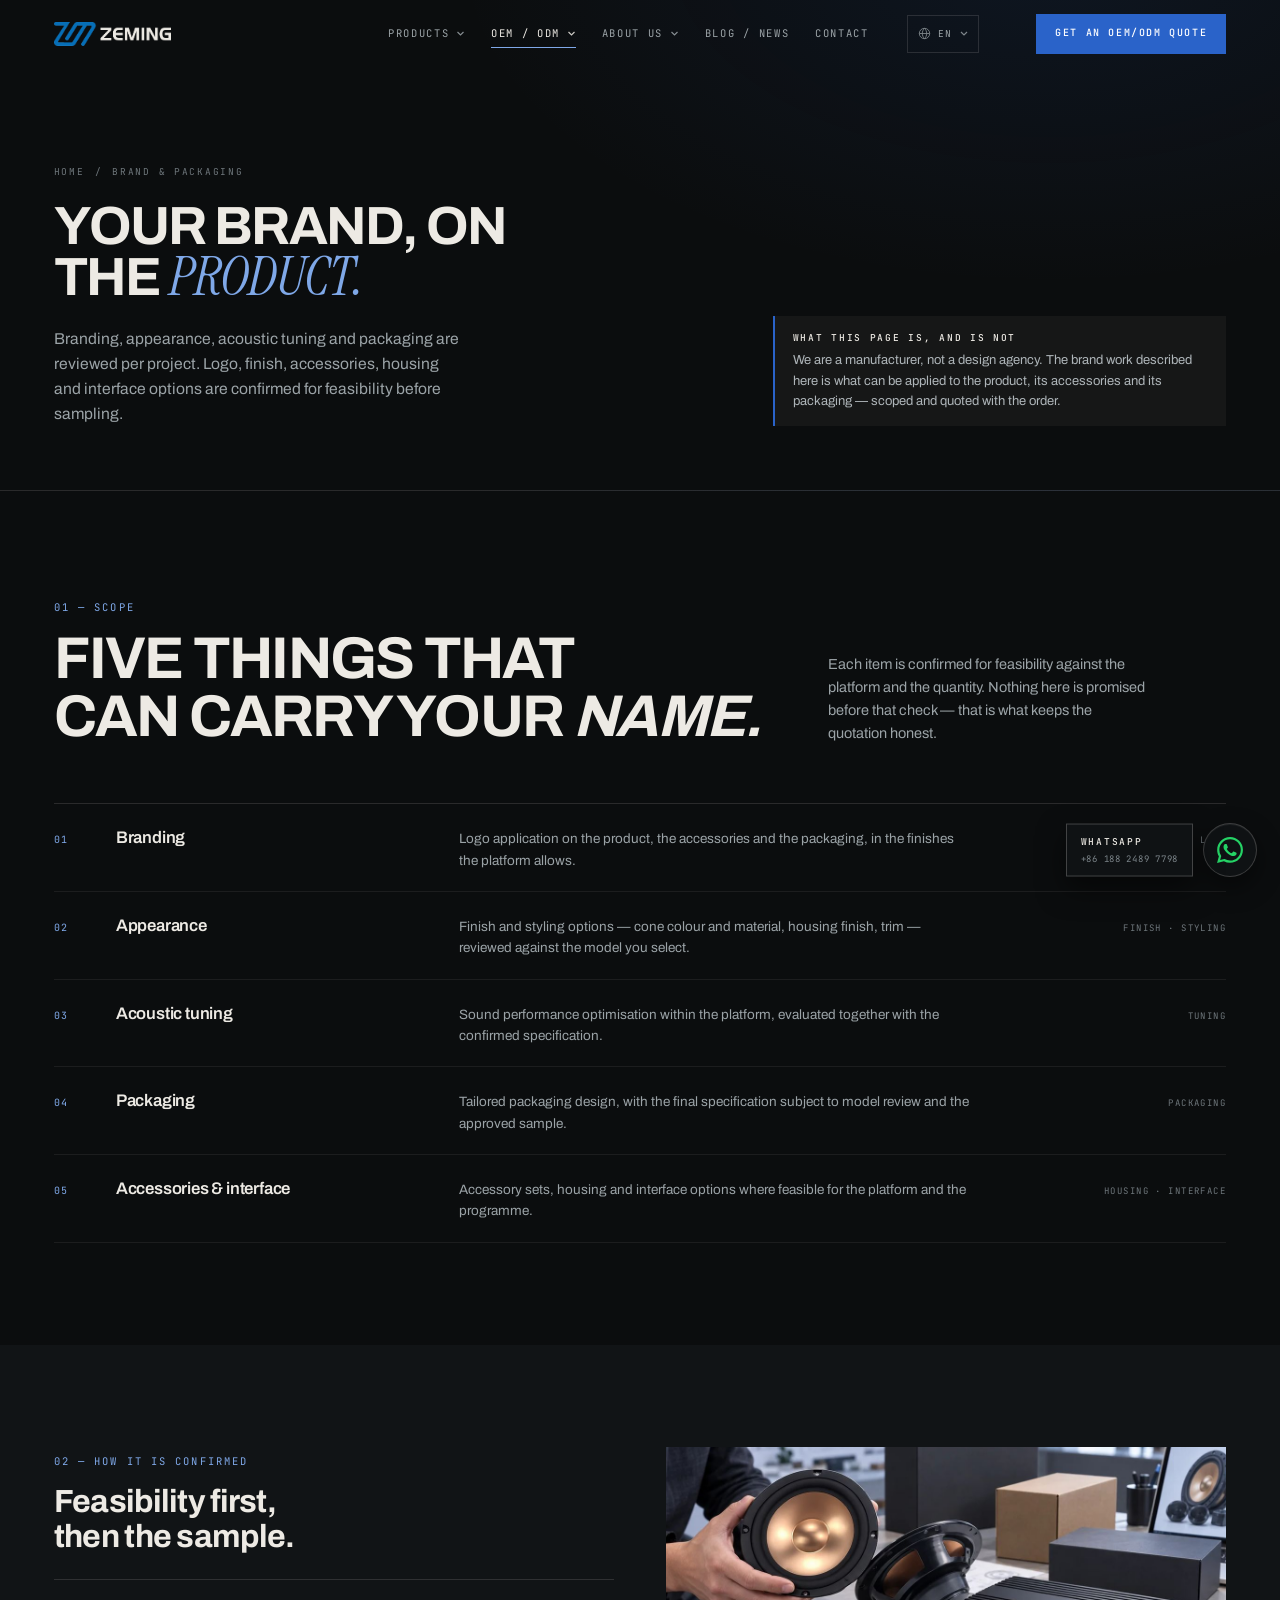
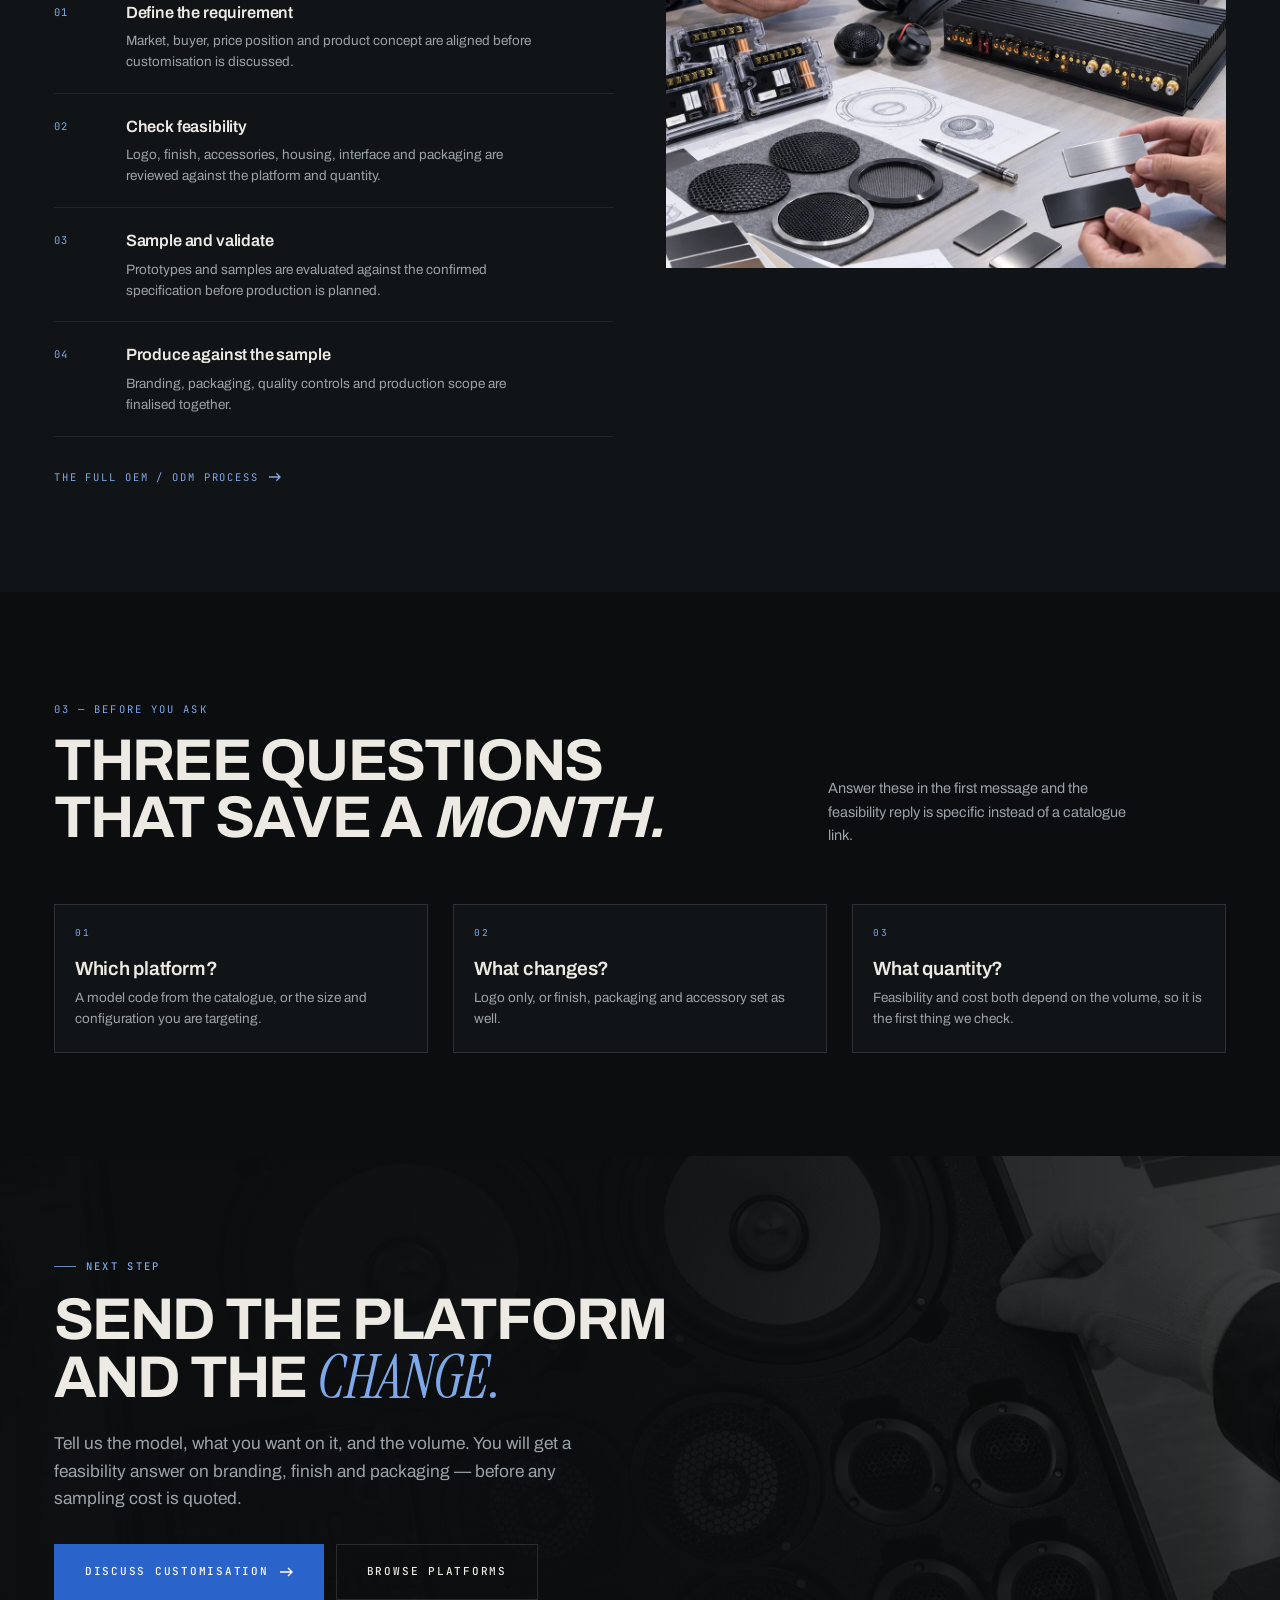
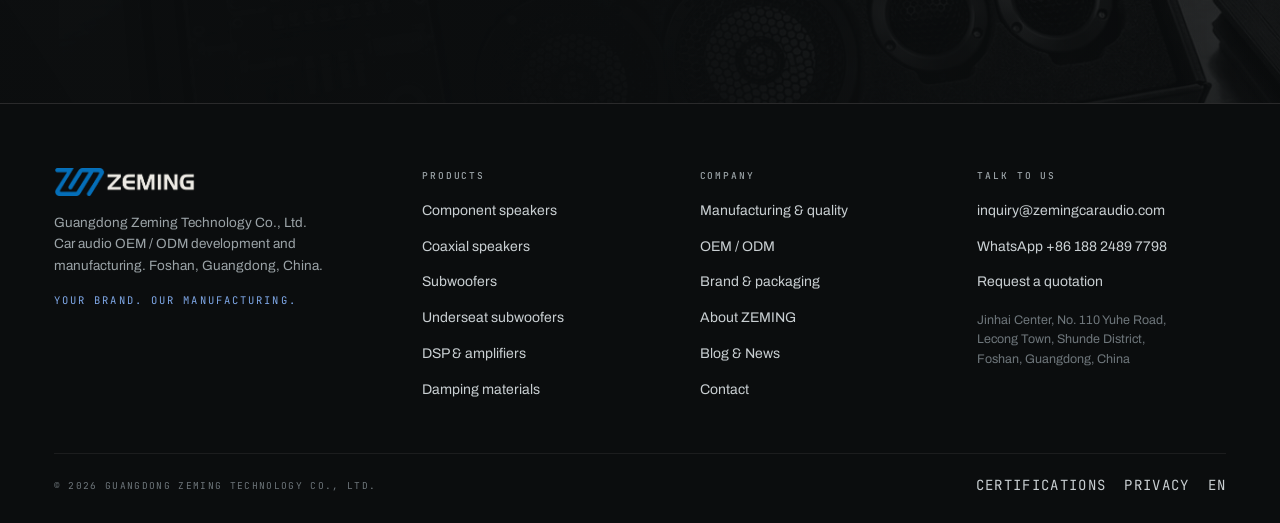
<file: brand-studio.html>
<!DOCTYPE html>
<html lang="en">
<head>
<meta charset="UTF-8">
<meta name="viewport" content="width=device-width, initial-scale=1">
<title>Brand &amp; Packaging — OEM / ODM Customisation | ZEMING</title>
<meta name="description" content="Branding, appearance, acoustic tuning and packaging for car audio OEM / ODM programmes. Logo, finish, accessories, housing and interface options are reviewed per project and confirmed for feasibility before sampling.">
<link rel="stylesheet" href="assets/fonts.css">
<link rel="stylesheet" href="assets/site.css">
<link rel="stylesheet" href="assets/catalog.css">
<link rel="icon" href="assets/img/logo-header.png">
</head>
<body>
<a class="skip" href="#main">Skip to content</a>

<header class="nav" id="nav">
  <div class="nav__inner">
    <a class="nav__logo" href="index.html" aria-label="ZEMING CAR AUDIO — home">
      <img class="logo-d" src="assets/img/logo-header-dark.png" alt="ZEMING" width="1172" height="240">
    </a>
    <nav class="nav__links" aria-label="Primary">
      <div class="navm" data-navm>
        <a class="navm__btn" href="products.html#catalogue" aria-expanded="false" aria-haspopup="true" aria-controls="navm-products">Products <svg class="navm__caret" width="9" height="5" viewBox="0 0 8 5" fill="none" aria-hidden="true"><path d="M1 1l3 3 3-3" stroke="currentColor" stroke-width="1.2"/></svg></a>
        <div class="navm__panel navm__panel--mega" id="navm-products">
          <div class="mega">
            <div class="mega__head">
              <span class="mega__kicker">Product catalogue</span>
              <span class="mega__count">30 platforms &middot; 8 categories</span>
            </div>
            <div class="mega__body">
              <div class="mega__left">
                <p class="mega__label">By family</p>
                <div class="mega__cols">
                  <a class="mega__item" href="products.html#component"><span>Component speakers</span><em>10</em></a>
                  <a class="mega__item" href="products.html#subwoofer"><span>Subwoofers</span><em>8</em></a>
                  <a class="mega__item" href="products.html#coaxial"><span>Coaxial speakers</span><em>6</em></a>
                  <a class="mega__item" href="products.html#activebass"><span>Underseat subwoofers</span><em>2</em></a>
                  <a class="mega__item" href="products.html#midrange"><span>Mid &amp; full-range</span><em>2</em></a>
                  <a class="mega__item" href="products.html#amp"><span>DSP &amp; amplifiers</span><em>1</em></a>
                  <a class="mega__item" href="products.html#tweeter"><span>Tweeters</span><em>1</em></a>
                  <a class="mega__item" href="contact.html?topic=damping"><span>Damping &amp; insulation</span><em>&mdash;</em></a>
                </div>
                <p class="mega__note">Sizes, finishes and configurations are confirmed per model.</p>
              </div>
              <a class="mega__feat" href="product-zm-m65k.html">
                <span class="mega__shot"><img src="assets/img/opt/nav-m65k.webp" alt="ZM-M65K 2-way + 3-way component platform" width="520" height="341"></span>
                <span class="mega__meta">
                  <span class="mega__tag">Featured platform</span>
                  <b>ZM-M65K</b>
                  <small>6.5&Prime; &middot; 2-way + 3-way platform</small>
                </span>
                <span class="mega__go">View platform <svg width="13" height="9" viewBox="0 0 14 10" fill="none" aria-hidden="true"><path d="M9 1l4 4-4 4M1 5h12" stroke="currentColor" stroke-width="1.3"/></svg></span>
              </a>
            </div>
            <div class="mega__foot">
              <a href="products.html#catalogue">All 30 platforms <svg width="13" height="9" viewBox="0 0 14 10" fill="none" aria-hidden="true"><path d="M9 1l4 4-4 4M1 5h12" stroke="currentColor" stroke-width="1.3"/></svg></a>
              <a href="contact.html">Request a data sheet <svg width="13" height="9" viewBox="0 0 14 10" fill="none" aria-hidden="true"><path d="M9 1l4 4-4 4M1 5h12" stroke="currentColor" stroke-width="1.3"/></svg></a>
            </div>
          </div>
        </div>
      </div>

      <div class="navm" data-navm>
        <a class="navm__btn" href="oem-odm.html" aria-expanded="false" aria-haspopup="true" aria-controls="navm-oem" data-current="page">OEM / ODM <svg class="navm__caret" width="9" height="5" viewBox="0 0 8 5" fill="none" aria-hidden="true"><path d="M1 1l3 3 3-3" stroke="currentColor" stroke-width="1.2"/></svg></a>
        <div class="navm__panel navm__panel--mega" id="navm-oem">
          <div class="mega">
            <div class="mega__head">
              <span class="mega__kicker">Development &amp; manufacturing</span>
              <span class="mega__count">7 steps &middot; 5 changeable areas</span>
            </div>
            <div class="mega__body">
              <div class="mega__left">
                <div class="mega__cols">
                  <a class="mega__item" href="oem-odm.html"><span><b>OEM / ODM overview</b><small>Define &rarr; produce</small></span><em>01</em></a>
                  <a class="mega__item" href="capabilities.html#production"><span><b>Manufacturing</b><small>Four production stages</small></span><em>02</em></a>
                  <a class="mega__item" href="oem-odm.html#process"><span><b>The seven steps</b><small>One gate per step</small></span><em>03</em></a>
                  <a class="mega__item" href="capabilities.html#quality"><span><b>Quality control</b><small>Checked before release</small></span><em>04</em></a>
                  <a class="mega__item" href="oem-odm.html#change"><span><b>What can change</b><small>Five areas per project</small></span><em>05</em></a>
                  <a class="mega__item" href="capabilities.html#certification"><span><b>Certifications</b><small>CE &middot; RoHS &middot; REACH &middot; MSDS</small></span><em>06</em></a>
                  <a class="mega__item" href="brand-studio.html"><span><b>Brand &amp; packaging</b><small>Logo, finish, artwork</small></span><em>07</em></a>
                  <a class="mega__item" href="contact.html"><span><b>Start a project</b><small>Three lines, one reply</small></span><em>08</em></a>
                </div>
              </div>
              <a class="mega__feat" href="capabilities.html">
                <span class="mega__shot"><img src="assets/img/opt/nav-oem.webp" alt="Operators assembling and inspecting speakers at the Foshan plant" width="560" height="373"></span>
                <span class="mega__meta">
                  <span class="mega__tag">Inside the plant</span>
                  <b>Foshan facility</b>
                  <small>Assembly &middot; QC &middot; final release</small>
                </span>
                <span class="mega__go">View capabilities <svg width="13" height="9" viewBox="0 0 14 10" fill="none" aria-hidden="true"><path d="M9 1l4 4-4 4M1 5h12" stroke="currentColor" stroke-width="1.3"/></svg></span>
              </a>
            </div>
            <div class="mega__foot">
              <a href="capabilities.html">Manufacturing &amp; quality <svg width="13" height="9" viewBox="0 0 14 10" fill="none" aria-hidden="true"><path d="M9 1l4 4-4 4M1 5h12" stroke="currentColor" stroke-width="1.3"/></svg></a>
              <a href="contact.html">Start a project <svg width="13" height="9" viewBox="0 0 14 10" fill="none" aria-hidden="true"><path d="M9 1l4 4-4 4M1 5h12" stroke="currentColor" stroke-width="1.3"/></svg></a>
            </div>
          </div>
        </div>
      </div>

      <div class="navm" data-navm>
        <a class="navm__btn" href="company.html" aria-expanded="false" aria-haspopup="true" aria-controls="navm-about">About Us <svg class="navm__caret" width="9" height="5" viewBox="0 0 8 5" fill="none" aria-hidden="true"><path d="M1 1l3 3 3-3" stroke="currentColor" stroke-width="1.2"/></svg></a>
        <div class="navm__panel navm__panel--mega navm__panel--mega-end" id="navm-about">
          <div class="mega">
            <div class="mega__head">
              <span class="mega__kicker">The company</span>
              <span class="mega__count">Est. 2012 &middot; Foshan, Guangdong</span>
            </div>
            <div class="mega__body">
              <div class="mega__left">
                <div class="mega__cols mega__cols--rows3">
                  <a class="mega__item" href="company.html"><span><b>Company profile</b><small>R&amp;D to production</small></span><em>01</em></a>
                  <a class="mega__item" href="capabilities.html#production"><span><b>Manufacturing</b><small>Assembly, Foshan</small></span><em>02</em></a>
                  <a class="mega__item" href="company.html#facility"><span><b>Facility &amp; visit</b><small>Jinhai Center, Lecong</small></span><em>03</em></a>
                  <a class="mega__item" href="news.html"><span><b>Blog / News</b><small>Notes from the floor</small></span><em>04</em></a>
                  <a class="mega__item" href="capabilities.html#certification"><span><b>Certifications</b><small>CE &middot; RoHS &middot; REACH &middot; MSDS</small></span><em>05</em></a>
                  <a class="mega__item" href="contact.html"><span><b>Contact</b><small>Foshan, Guangdong</small></span><em>06</em></a>
                </div>
                <p class="mega__note">10,000 m&sup2; facility &middot; 8 product categories &middot; global aftermarket</p>
              </div>
              <a class="mega__feat" href="company.html">
                <span class="mega__shot"><img src="assets/img/opt/nav-about.webp" alt="ZEMING engineers working on a driver design and simulations" width="560" height="373"></span>
                <span class="mega__meta">
                  <span class="mega__tag">Since 2012</span>
                  <b>Your brand.</b>
                  <small>Our manufacturing.</small>
                </span>
                <span class="mega__go">Company profile <svg width="13" height="9" viewBox="0 0 14 10" fill="none" aria-hidden="true"><path d="M9 1l4 4-4 4M1 5h12" stroke="currentColor" stroke-width="1.3"/></svg></span>
              </a>
            </div>
            <div class="mega__foot">
              <a href="company.html">About ZEMING <svg width="13" height="9" viewBox="0 0 14 10" fill="none" aria-hidden="true"><path d="M9 1l4 4-4 4M1 5h12" stroke="currentColor" stroke-width="1.3"/></svg></a>
              <a href="contact.html">Contact us <svg width="13" height="9" viewBox="0 0 14 10" fill="none" aria-hidden="true"><path d="M9 1l4 4-4 4M1 5h12" stroke="currentColor" stroke-width="1.3"/></svg></a>
            </div>
          </div>
        </div>
      </div>

      <a class="nav__link" href="news.html">Blog / News</a>
      <a class="nav__link" href="contact.html">Contact</a>
    </nav>
    <div class="lang" data-lang>
      <button class="lang__btn" type="button" aria-expanded="false" aria-controls="langPanel" aria-label="Language: English">
        <svg width="13" height="13" viewBox="0 0 16 16" fill="none" aria-hidden="true"><circle cx="8" cy="8" r="6.4" stroke="currentColor" stroke-width="1.1"/><path d="M1.6 8h12.8M8 1.6c1.75 1.8 2.7 4 2.7 6.4S9.75 12.6 8 14.4C6.25 12.6 5.3 10.4 5.3 8S6.25 3.4 8 1.6z" stroke="currentColor" stroke-width="1.1"/></svg>
        <span class="lang__code">EN</span>
        <svg class="lang__caret" width="8" height="5" viewBox="0 0 8 5" fill="none" aria-hidden="true"><path d="M1 1l3 3 3-3" stroke="currentColor" stroke-width="1.2"/></svg>
      </button>
      <div class="lang__panel" id="langPanel" role="group" aria-label="Select language" hidden>
        <button class="lang__opt is-active" type="button" data-lang-code="en"><span class="lang__native">English</span><span class="lang__check" aria-hidden="true">✓</span></button>
        <button class="lang__opt" type="button" data-lang-code="zh"><span class="lang__native">中文</span><span class="lang__tag">Soon</span></button>
        <button class="lang__opt" type="button" data-lang-code="es"><span class="lang__native">Español</span><span class="lang__tag">Soon</span></button>
        <button class="lang__opt" type="button" data-lang-code="de"><span class="lang__native">Deutsch</span><span class="lang__tag">Soon</span></button>
        <button class="lang__opt" type="button" data-lang-code="fr"><span class="lang__native">Français</span><span class="lang__tag">Soon</span></button>
        <p class="lang__note" hidden></p>
      </div>
    </div>
    <div class="nav__cta"><a class="btn btn--brand" href="contact.html">Get an OEM/ODM Quote</a></div>
    <button class="nav__burger" aria-label="Open menu" aria-expanded="false" aria-controls="drawer"><span></span></button>
  </div>
</header>

<div class="drawer" id="drawer">
<div class="drawer__nav">
  <details class="dacc">
    <summary><span>Products</span><span class="dacc__n">01</span></summary>
    <div class="dacc__body">
      <a href="products.html#component"><span>Component speakers</span><i>10</i></a>
      <a href="products.html#subwoofer"><span>Subwoofers</span><i>8</i></a>
      <a href="products.html#coaxial"><span>Coaxial speakers</span><i>6</i></a>
      <a href="products.html#activebass"><span>Underseat subwoofers</span><i>2</i></a>
      <a href="products.html#midrange"><span>Mid &amp; full-range</span><i>2</i></a>
      <a href="products.html#amp"><span>DSP &amp; amplifiers</span><i>1</i></a>
      <a href="products.html#tweeter"><span>Tweeters</span><i>1</i></a>
      <a href="contact.html?topic=damping"><span>Damping &amp; insulation</span><i>&mdash;</i></a>
      <a href="products.html#catalogue" class="drawer__all"><span>All 30 platforms</span><i>&rarr;</i></a>
    </div>
  </details>
  <details class="dacc">
    <summary><span>OEM / ODM</span><span class="dacc__n">02</span></summary>
    <div class="dacc__body">
      <a href="oem-odm.html"><span>OEM / ODM overview</span></a>
      <a href="oem-odm.html#process"><span>The seven steps</span></a>
      <a href="oem-odm.html#change"><span>What can change</span></a>
      <a href="capabilities.html#production"><span>Manufacturing</span></a>
      <a href="capabilities.html#quality"><span>Quality control</span></a>
      <a href="brand-studio.html"><span>Brand &amp; packaging</span></a>
    </div>
  </details>
  <details class="dacc">
    <summary><span>About Us</span><span class="dacc__n">03</span></summary>
    <div class="dacc__body">
      <a href="company.html"><span>Company profile</span></a>
      <a href="company.html#facility"><span>Facility &amp; visit</span></a>
      <a href="capabilities.html#certification"><span>Certifications</span></a>
      <a href="contact.html"><span>Contact</span></a>
    </div>
  </details>
  <a href="news.html" class="drawer__top" style="border-bottom:1px solid var(--line-d-2)">Blog / News <span>04</span></a>
  <a href="contact.html" class="drawer__top">Contact <span>05</span></a>
  <div class="drawer__cta"><a class="btn btn--brand" href="contact.html">Get an OEM/ODM Quote</a></div>
</div>
  <div class="drawer__lang">
    <span class="mono">Language</span>
    <div class="lang-row">
      <button class="lang-chip is-active" type="button" data-lang-code="en">English</button>
      <button class="lang-chip" type="button" data-lang-code="zh">中文<span class="lang__tag">Soon</span></button>
      <button class="lang-chip" type="button" data-lang-code="es">Español<span class="lang__tag">Soon</span></button>
      <button class="lang-chip" type="button" data-lang-code="de">Deutsch<span class="lang__tag">Soon</span></button>
      <button class="lang-chip" type="button" data-lang-code="fr">Français<span class="lang__tag">Soon</span></button>
    </div>
    <p class="lang__note" hidden></p>
  </div>
  <div class="drawer__foot">
    <span class="mono">inquiry@zemingcaraudio.com</span>
    <span class="mono">+86 188 2489 7798 · WhatsApp</span>
    <span class="mono">Foshan, Guangdong, China</span>
  </div>
</div>

<main id="main">

<section class="phero">
  <div class="wrap">
    <div class="phero__grid">
      <div>
        <p class="phero__crumb"><a href="index.html">Home</a> <span>/</span> Brand &amp; packaging</p>
        <h1 class="phero__h reveal">Your brand, on<br>the <em>product.</em></h1>
        <p class="phero__sub reveal" style="--i:1">Branding, appearance, acoustic tuning and packaging are reviewed per project. Logo, finish, accessories, housing and interface options are confirmed for feasibility before sampling.</p>
      </div>
      <div class="phero__aside reveal" style="--i:2">
        <div class="hero__note">
          <b>What this page is, and is not</b>
          We are a manufacturer, not a design agency. The brand work described here is what can be applied to the product, its accessories and its packaging — scoped and quoted with the order.
        </div>
      </div>
    </div>
  </div>
</section>

<section class="section">
  <div class="wrap">
    <div class="sec-head">
      <div>
        <p class="idx reveal">01 — Scope</p>
        <h2 class="h-1 reveal" style="--i:1">Five things that<br>can carry your <em>name.</em></h2>
      </div>
      <p class="sec-head__aside reveal" style="--i:2">Each item is confirmed for feasibility against the platform and the quantity. Nothing here is promised before that check — that is what keeps the quotation honest.</p>
    </div>

    <div class="lev">
      <article class="lev__row reveal">
        <span class="lev__n">01</span>
        <h3>Branding</h3>
        <p>Logo application on the product, the accessories and the packaging, in the finishes the platform allows.</p>
        <span class="lev__tag">Logo</span>
      </article>
      <article class="lev__row reveal" style="--i:1">
        <span class="lev__n">02</span>
        <h3>Appearance</h3>
        <p>Finish and styling options — cone colour and material, housing finish, trim — reviewed against the model you select.</p>
        <span class="lev__tag">Finish · styling</span>
      </article>
      <article class="lev__row reveal" style="--i:2">
        <span class="lev__n">03</span>
        <h3>Acoustic tuning</h3>
        <p>Sound performance optimisation within the platform, evaluated together with the confirmed specification.</p>
        <span class="lev__tag">Tuning</span>
      </article>
      <article class="lev__row reveal" style="--i:3">
        <span class="lev__n">04</span>
        <h3>Packaging</h3>
        <p>Tailored packaging design, with the final specification subject to model review and the approved sample.</p>
        <span class="lev__tag">Packaging</span>
      </article>
      <article class="lev__row reveal" style="--i:4">
        <span class="lev__n">05</span>
        <h3>Accessories &amp; interface</h3>
        <p>Accessory sets, housing and interface options where feasible for the platform and the programme.</p>
        <span class="lev__tag">Housing · interface</span>
      </article>
    </div>
  </div>
</section>

<section class="section section--ink2">
  <div class="wrap">
    <div class="split split--sticky">
      <div class="split__media split__media--sticky reveal" style="order:2">
        <img src="assets/img/pic/scene-brand.jpg" alt="Colour samples, logo plates and packaging prototypes on a workbench" loading="lazy" width="1200" height="1200">
      </div>
      <div>
        <p class="idx reveal">02 — How it is confirmed</p>
        <h2 class="h-2 reveal" style="--i:1">Feasibility first,<br>then the sample.</h2>
        <div class="steps mt-5">
          <div class="step reveal"><div class="step__n">01</div><div><div class="step__t">Define the requirement</div><div class="step__d">Market, buyer, price position and product concept are aligned before customisation is discussed.</div></div></div>
          <div class="step reveal" style="--i:1"><div class="step__n">02</div><div><div class="step__t">Check feasibility</div><div class="step__d">Logo, finish, accessories, housing, interface and packaging are reviewed against the platform and quantity.</div></div></div>
          <div class="step reveal" style="--i:2"><div class="step__n">03</div><div><div class="step__t">Sample and validate</div><div class="step__d">Prototypes and samples are evaluated against the confirmed specification before production is planned.</div></div></div>
          <div class="step reveal" style="--i:3"><div class="step__n">04</div><div><div class="step__t">Produce against the sample</div><div class="step__d">Branding, packaging, quality controls and production scope are finalised together.</div></div></div>
        </div>
        <a class="tlink mt-6 reveal" href="oem-odm.html">The full OEM / ODM process
          <svg width="13" height="10" viewBox="0 0 14 10" fill="none" aria-hidden="true"><path d="M9 1l4 4-4 4M1 5h12" stroke="currentColor" stroke-width="1.4"/></svg>
        </a>
      </div>
    </div>
  </div>
</section>

<section class="section">
  <div class="wrap">
    <div class="sec-head">
      <div>
        <p class="idx reveal">03 — Before you ask</p>
        <h2 class="h-1 reveal" style="--i:1">Three questions<br>that save a <em>month.</em></h2>
      </div>
      <p class="sec-head__aside reveal" style="--i:2">Answer these in the first message and the feasibility reply is specific instead of a catalogue link.</p>
    </div>
    <div class="grid g3">
      <div class="card reveal"><div class="card__body"><p class="card__kicker">01</p><h3 class="h-3 mt-2">Which platform?</h3><p class="card__desc">A model code from the catalogue, or the size and configuration you are targeting.</p></div></div>
      <div class="card reveal" style="--i:1"><div class="card__body"><p class="card__kicker">02</p><h3 class="h-3 mt-2">What changes?</h3><p class="card__desc">Logo only, or finish, packaging and accessory set as well.</p></div></div>
      <div class="card reveal" style="--i:2"><div class="card__body"><p class="card__kicker">03</p><h3 class="h-3 mt-2">What quantity?</h3><p class="card__desc">Feasibility and cost both depend on the volume, so it is the first thing we check.</p></div></div>
    </div>
  </div>
</section>

<section class="cta-band">
  <img class="cta-band__bg" src="assets/img/pic/scene-package.jpg" alt="" loading="lazy" aria-hidden="true">
  <div class="wrap cta-band__in">
    <p class="eyebrow reveal">Next step</p>
    <h2 class="h-1 mt-4 reveal" style="--i:1">Send the platform<br>and the <em>change.</em></h2>
    <p class="lead mt-5 reveal" style="--i:2">Tell us the model, what you want on it, and the volume. You will get a feasibility answer on branding, finish and packaging — before any sampling cost is quoted.</p>
    <div class="btn-row mt-6 reveal" style="--i:3">
      <a class="btn btn--brand btn--lg" href="contact.html?topic=brand">Discuss customisation
        <svg width="14" height="10" viewBox="0 0 14 10" fill="none" aria-hidden="true"><path d="M9 1l4 4-4 4M1 5h12" stroke="currentColor" stroke-width="1.4"/></svg>
      </a>
      <a class="btn btn--ghost btn--lg" href="products.html">Browse platforms</a>
    </div>
  </div>
</section>

</main>

<footer class="foot">
  <div class="wrap">
    <div class="foot__top">
      <div>
        <div class="foot__logo"><img src="assets/img/logo-footer-dark.png" alt="ZEMING" width="1220" height="240"></div>
        <p class="foot__blurb">Guangdong Zeming Technology Co., Ltd. Car audio OEM / ODM development and manufacturing. Foshan, Guangdong, China.</p>
        <p class="mono mt-4" style="color:#7FA8E8">Your brand. Our manufacturing.</p>
      </div>
      <div>
        <h4>Products</h4>
        <ul>
          <li><a href="products.html#component">Component speakers</a></li>
          <li><a href="products.html#coaxial">Coaxial speakers</a></li>
          <li><a href="products.html#subwoofer">Subwoofers</a></li>
          <li><a href="products.html#activebass">Underseat subwoofers</a></li>
          <li><a href="products.html#amp">DSP &amp; amplifiers</a></li>
          <li><a href="products.html">Damping materials</a></li>
        </ul>
      </div>
      <div>
        <h4>Company</h4>
        <ul>
          <li><a href="capabilities.html">Manufacturing &amp; quality</a></li>
          <li><a href="oem-odm.html">OEM / ODM</a></li>
          <li><a href="brand-studio.html">Brand &amp; packaging</a></li>
          <li><a href="company.html">About ZEMING</a></li>
          <li><a href="news.html">Blog &amp; News</a></li>
          <li><a href="contact.html">Contact</a></li>
        </ul>
      </div>
      <div>
        <h4>Talk to us</h4>
        <ul>
          <li><a href="mailto:inquiry@zemingcaraudio.com">inquiry@zemingcaraudio.com</a></li>
          <li><a href="https://wa.me/8618824897798" target="_blank" rel="noopener">WhatsApp +86 188 2489 7798</a></li>
          <li><a href="contact.html">Request a quotation</a></li>
        </ul>
        <p class="small-note mt-4" style="color:#6E767B">Jinhai Center, No. 110 Yuhe Road,<br>Lecong Town, Shunde District,<br>Foshan, Guangdong, China</p>
      </div>
    </div>
    <div class="foot__bottom">
      <span>© 2026 Guangdong Zeming Technology Co., Ltd.</span>
      <div>
        <a href="company.html">Certifications</a>
        <a href="contact.html">Privacy</a>
        <a href="index.html">EN</a>
      </div>
    </div>
  </div>
</footer>

<style>
.lev { border-top: 1px solid var(--line-d); }
.lev__row { display: grid; grid-template-columns: 46px minmax(0,1fr); gap: 4px 16px; padding: 20px 0; border-bottom: 1px solid var(--line-d-2); transition: padding .3s var(--e); }
.lev__row:hover { padding-left: 10px; }
.lev__n { font-family: var(--f-mono); font-size: 10px; letter-spacing: .16em; color: var(--brand-lt); padding-top: 5px; }
.lev__row h3 { font-family: var(--f-display); font-weight: 600; font-size: 1.05rem; letter-spacing: -.012em; }
.lev__row p { font-size: 13.5px; line-height: 1.58; color: var(--on-ink-mut); margin-top: 4px; max-width: 64ch; }
.lev__tag { font-family: var(--f-mono); font-size: 9px; letter-spacing: .16em; text-transform: uppercase; color: #6E767B; margin-top: 8px; }
@media (min-width: 900px) {
  .lev__row { grid-template-columns: 46px minmax(0,.72fr) minmax(0,1.28fr) 170px; align-items: baseline; }
  .lev__row p { margin-top: 0; }
  .lev__tag { text-align: right; margin-top: 0; }
}
</style>
<!-- WhatsApp floating contact -->
<a class="wafab" href="https://wa.me/8618824897798?text=Hello%20ZEMING%2C%20I%20would%20like%20to%20discuss%20a%20car%20audio%20project." target="_blank" rel="noopener" aria-label="Chat with ZEMING on WhatsApp, +86 188 2489 7798 (opens in a new tab)">
  <svg viewBox="0 0 24 24" aria-hidden="true" focusable="false"><path d="M17.472 14.382c-.297-.149-1.758-.867-2.03-.967-.273-.099-.471-.148-.67.15-.197.297-.767.966-.94 1.164-.173.199-.347.223-.644.075-.297-.15-1.255-.463-2.39-1.475-.883-.788-1.48-1.761-1.653-2.059-.173-.297-.018-.458.13-.606.134-.133.298-.347.446-.52.149-.174.198-.298.298-.497.099-.198.05-.371-.025-.52-.075-.149-.669-1.612-.916-2.207-.242-.579-.487-.5-.669-.51-.173-.008-.371-.01-.57-.01-.198 0-.52.074-.792.372-.272.297-1.04 1.016-1.04 2.479 0 1.462 1.065 2.875 1.213 3.074.149.198 2.096 3.2 5.077 4.487.709.306 1.262.489 1.694.625.712.227 1.36.195 1.871.118.571-.085 1.758-.719 2.006-1.413.248-.694.248-1.289.173-1.413-.074-.124-.272-.198-.57-.347m-5.421 7.403h-.004a9.87 9.87 0 01-5.031-1.378l-.361-.214-3.741.982.998-3.648-.235-.374a9.86 9.86 0 01-1.51-5.26c.001-5.45 4.436-9.884 9.888-9.884 2.64 0 5.122 1.03 6.988 2.898a9.825 9.825 0 012.893 6.994c-.003 5.45-4.437 9.884-9.885 9.884m8.413-18.297A11.815 11.815 0 0012.05 0C5.495 0 .16 5.335.157 11.892c0 2.096.547 4.142 1.588 5.945L.057 24l6.305-1.654a11.882 11.882 0 005.683 1.448h.005c6.554 0 11.89-5.335 11.893-11.893a11.821 11.821 0 00-3.48-8.413Z" fill="currentColor"/></svg>
  <span class="wafab__tip" aria-hidden="true"><b>WhatsApp</b><small>+86 188 2489 7798</small></span>
</a>
<script src="assets/site.js"></script>
</body>
</html>
</file>
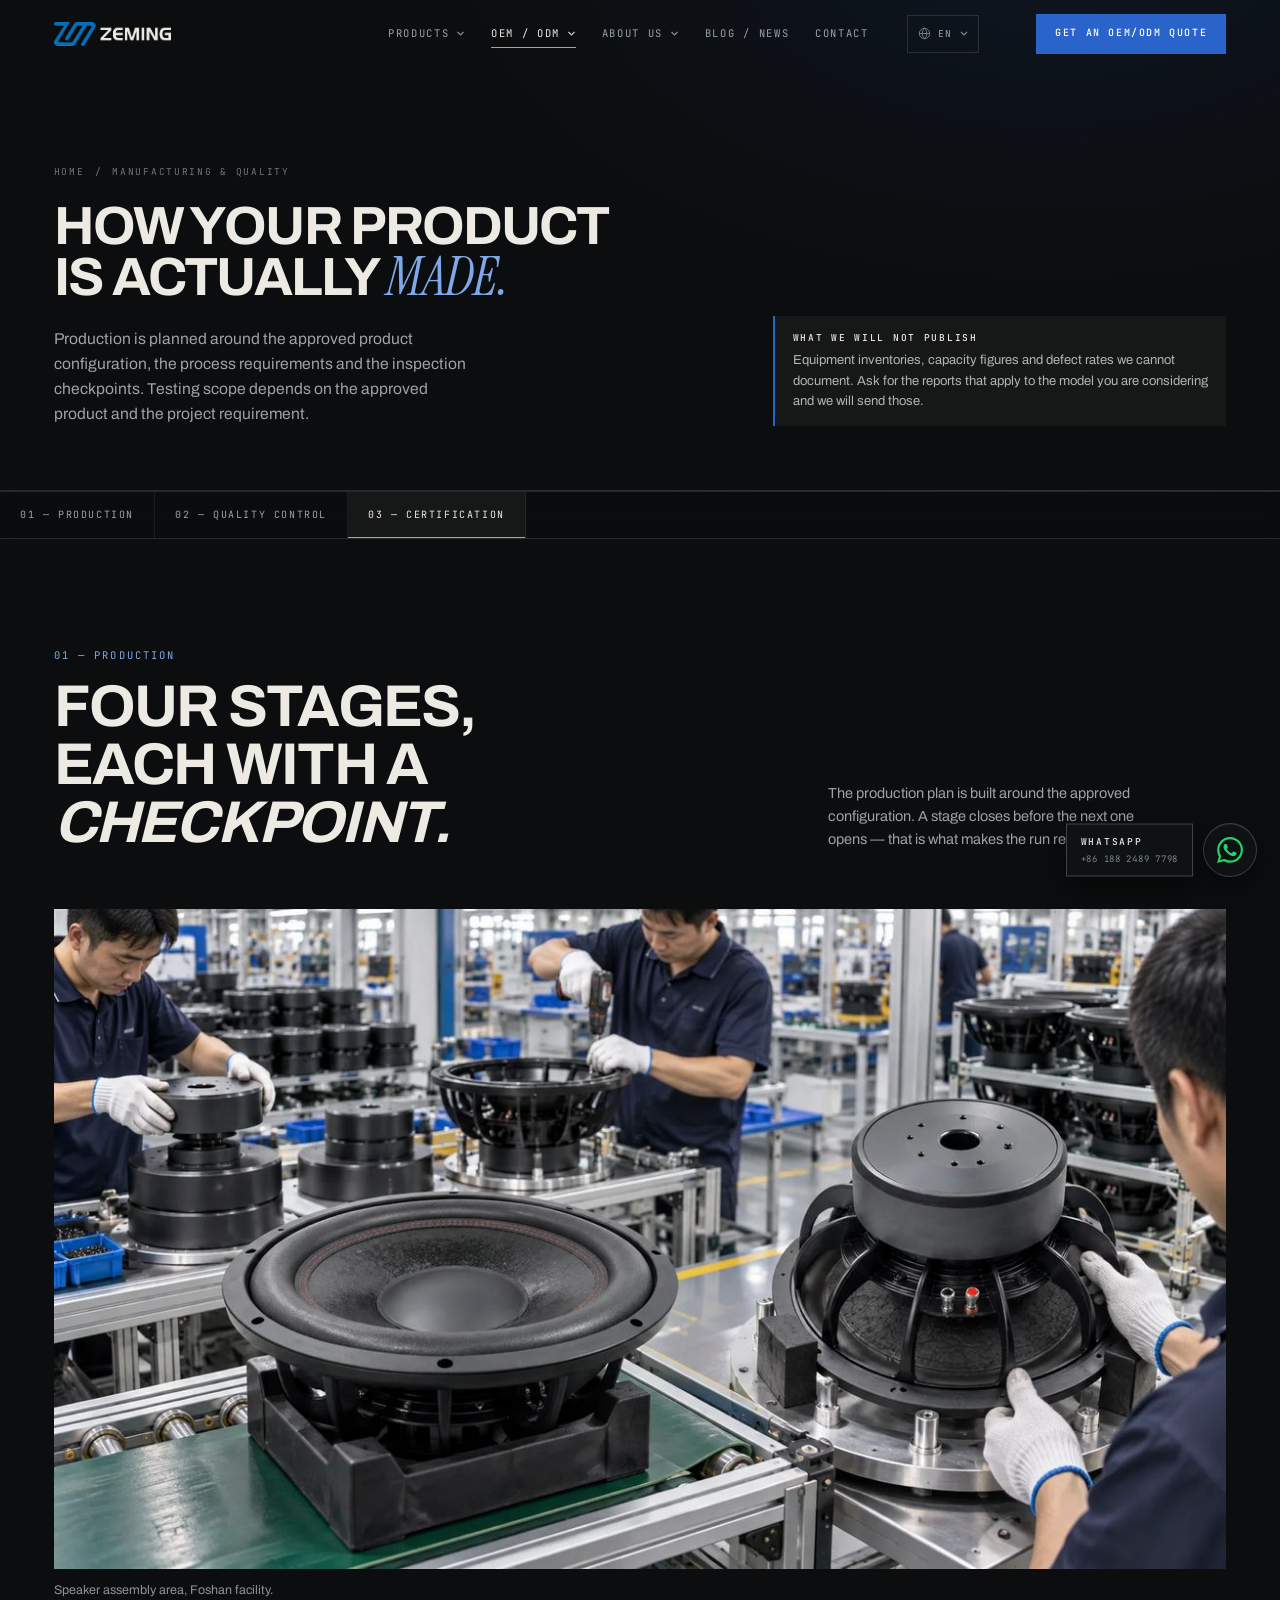
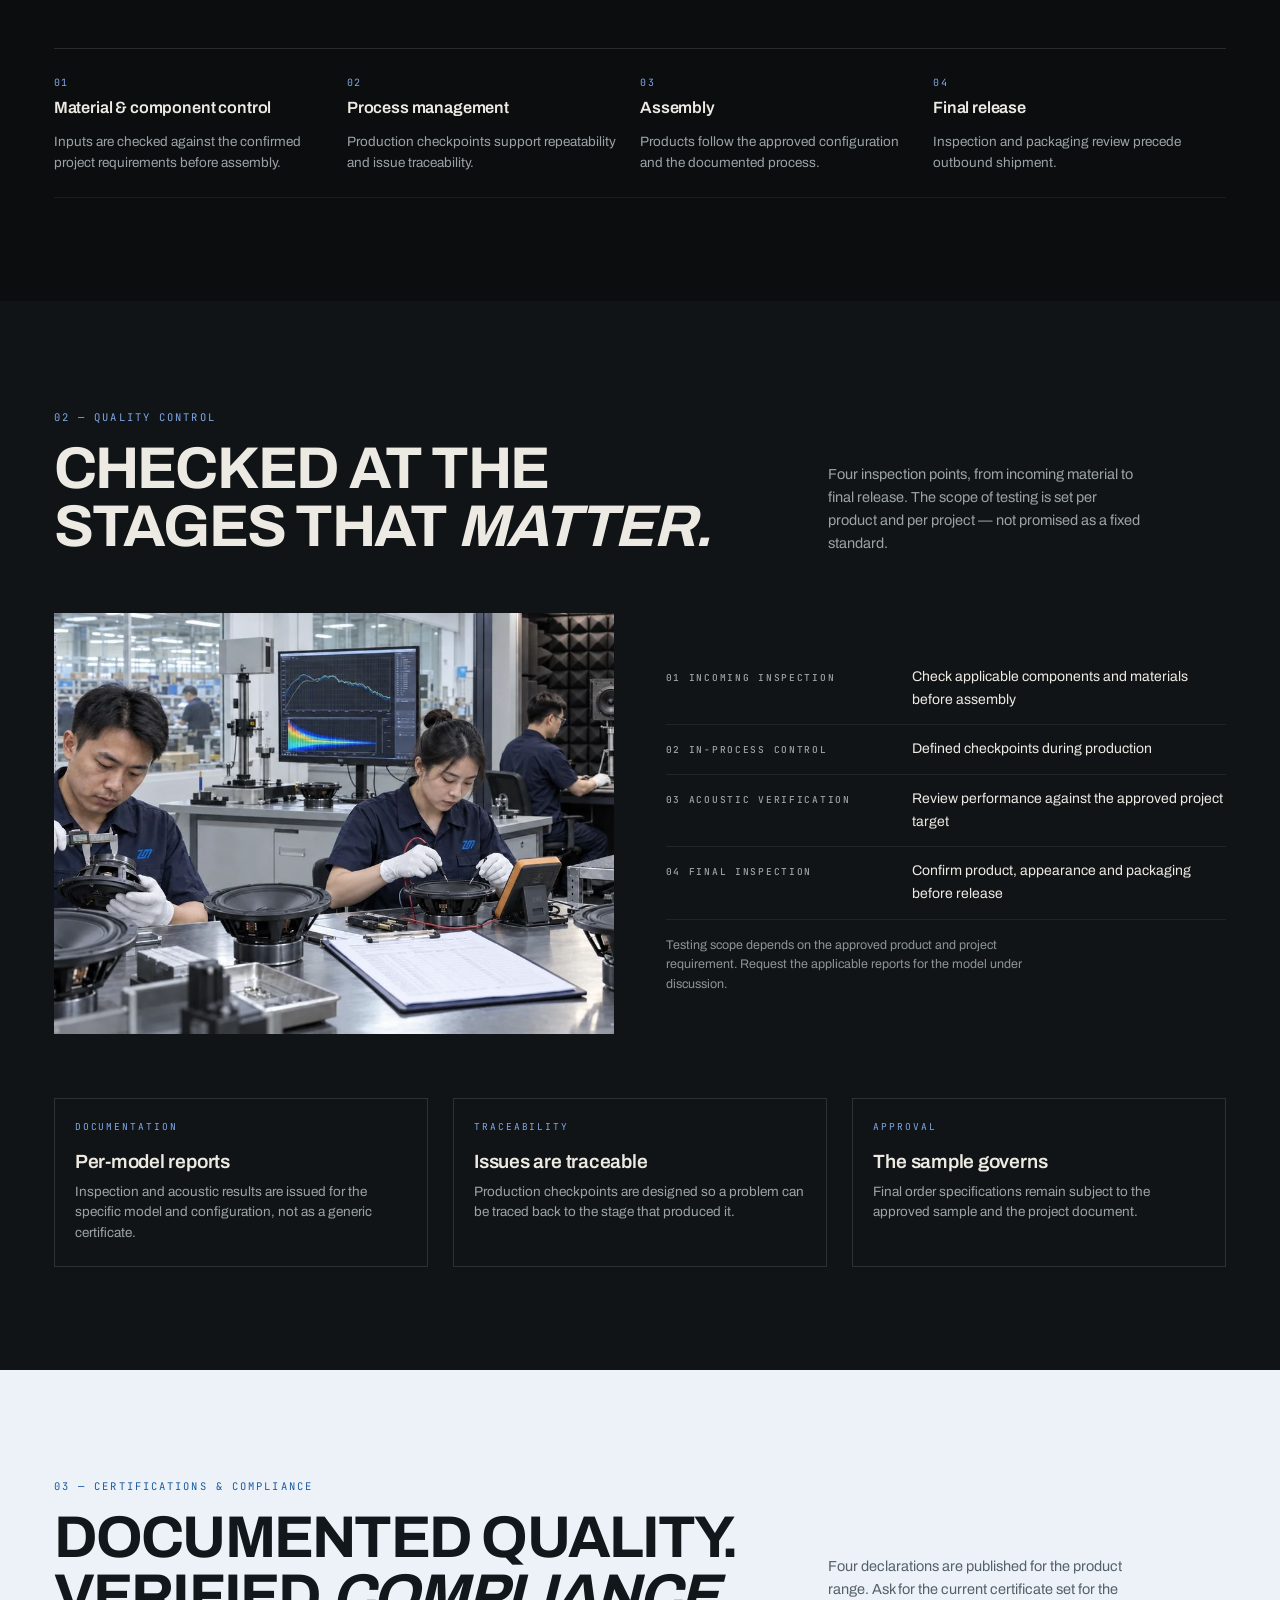
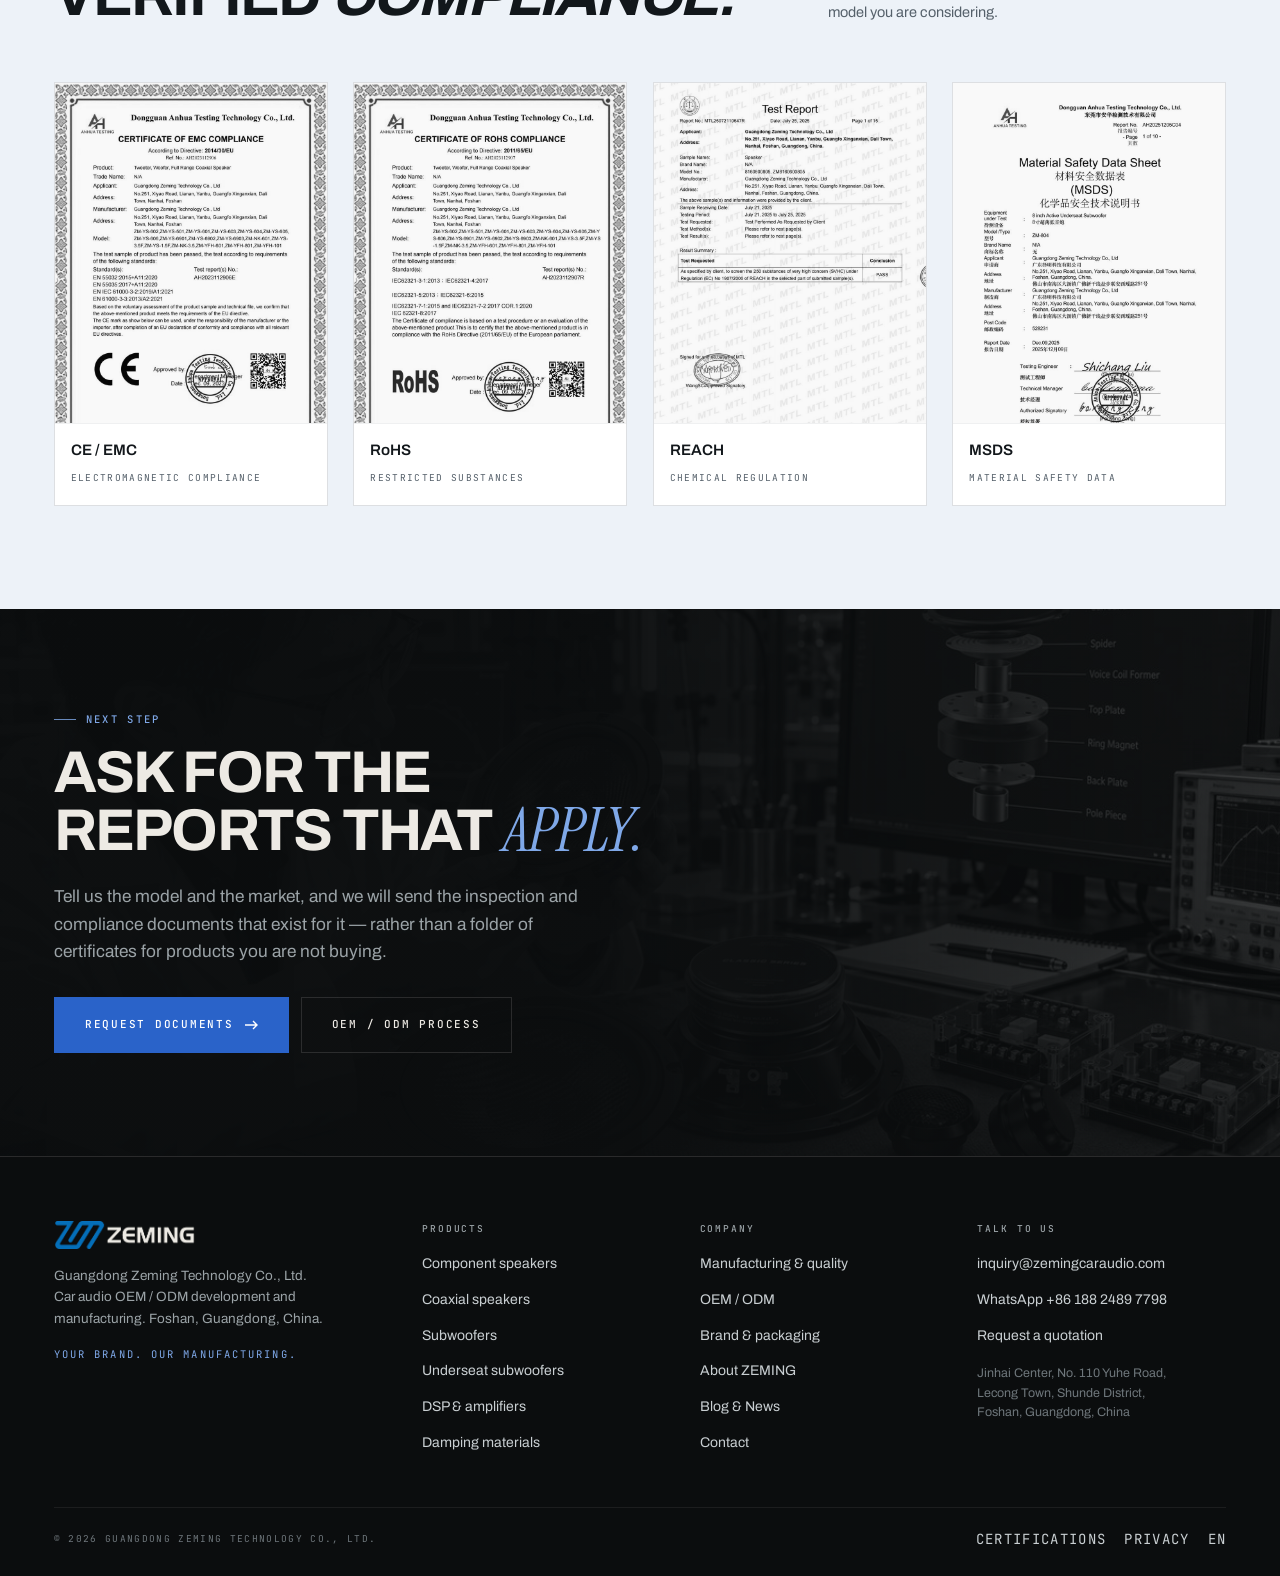
<file: capabilities.html>
<!DOCTYPE html>
<html lang="en">
<head>
<meta charset="UTF-8">
<meta name="viewport" content="width=device-width, initial-scale=1">
<title>Manufacturing &amp; Quality — ZEMING Car Audio</title>
<meta name="description" content="ZEMING car audio manufacturing and quality control: material and component control, process management, assembly, final release, and four inspection stages. Testing scope depends on the approved product and project requirement.">
<link rel="stylesheet" href="assets/fonts.css">
<link rel="stylesheet" href="assets/site.css">
<link rel="stylesheet" href="assets/catalog.css">
<link rel="icon" href="assets/img/logo-header.png">
</head>
<body>
<a class="skip" href="#main">Skip to content</a>

<header class="nav" id="nav">
  <div class="nav__inner">
    <a class="nav__logo" href="index.html" aria-label="ZEMING CAR AUDIO — home">
      <img class="logo-d" src="assets/img/logo-header-dark.png" alt="ZEMING" width="1172" height="240">
    </a>
    <nav class="nav__links" aria-label="Primary">
      <div class="navm" data-navm>
        <a class="navm__btn" href="products.html#catalogue" aria-expanded="false" aria-haspopup="true" aria-controls="navm-products">Products <svg class="navm__caret" width="9" height="5" viewBox="0 0 8 5" fill="none" aria-hidden="true"><path d="M1 1l3 3 3-3" stroke="currentColor" stroke-width="1.2"/></svg></a>
        <div class="navm__panel navm__panel--mega" id="navm-products">
          <div class="mega">
            <div class="mega__head">
              <span class="mega__kicker">Product catalogue</span>
              <span class="mega__count">30 platforms &middot; 8 categories</span>
            </div>
            <div class="mega__body">
              <div class="mega__left">
                <p class="mega__label">By family</p>
                <div class="mega__cols">
                  <a class="mega__item" href="products.html#component"><span>Component speakers</span><em>10</em></a>
                  <a class="mega__item" href="products.html#subwoofer"><span>Subwoofers</span><em>8</em></a>
                  <a class="mega__item" href="products.html#coaxial"><span>Coaxial speakers</span><em>6</em></a>
                  <a class="mega__item" href="products.html#activebass"><span>Underseat subwoofers</span><em>2</em></a>
                  <a class="mega__item" href="products.html#midrange"><span>Mid &amp; full-range</span><em>2</em></a>
                  <a class="mega__item" href="products.html#amp"><span>DSP &amp; amplifiers</span><em>1</em></a>
                  <a class="mega__item" href="products.html#tweeter"><span>Tweeters</span><em>1</em></a>
                  <a class="mega__item" href="contact.html?topic=damping"><span>Damping &amp; insulation</span><em>&mdash;</em></a>
                </div>
                <p class="mega__note">Sizes, finishes and configurations are confirmed per model.</p>
              </div>
              <a class="mega__feat" href="product-zm-m65k.html">
                <span class="mega__shot"><img src="assets/img/opt/nav-m65k.webp" alt="ZM-M65K 2-way + 3-way component platform" width="520" height="341"></span>
                <span class="mega__meta">
                  <span class="mega__tag">Featured platform</span>
                  <b>ZM-M65K</b>
                  <small>6.5&Prime; &middot; 2-way + 3-way platform</small>
                </span>
                <span class="mega__go">View platform <svg width="13" height="9" viewBox="0 0 14 10" fill="none" aria-hidden="true"><path d="M9 1l4 4-4 4M1 5h12" stroke="currentColor" stroke-width="1.3"/></svg></span>
              </a>
            </div>
            <div class="mega__foot">
              <a href="products.html#catalogue">All 30 platforms <svg width="13" height="9" viewBox="0 0 14 10" fill="none" aria-hidden="true"><path d="M9 1l4 4-4 4M1 5h12" stroke="currentColor" stroke-width="1.3"/></svg></a>
              <a href="contact.html">Request a data sheet <svg width="13" height="9" viewBox="0 0 14 10" fill="none" aria-hidden="true"><path d="M9 1l4 4-4 4M1 5h12" stroke="currentColor" stroke-width="1.3"/></svg></a>
            </div>
          </div>
        </div>
      </div>

      <div class="navm" data-navm>
        <a class="navm__btn" href="oem-odm.html" aria-expanded="false" aria-haspopup="true" aria-controls="navm-oem" data-current="page">OEM / ODM <svg class="navm__caret" width="9" height="5" viewBox="0 0 8 5" fill="none" aria-hidden="true"><path d="M1 1l3 3 3-3" stroke="currentColor" stroke-width="1.2"/></svg></a>
        <div class="navm__panel navm__panel--mega" id="navm-oem">
          <div class="mega">
            <div class="mega__head">
              <span class="mega__kicker">Development &amp; manufacturing</span>
              <span class="mega__count">7 steps &middot; 5 changeable areas</span>
            </div>
            <div class="mega__body">
              <div class="mega__left">
                <div class="mega__cols">
                  <a class="mega__item" href="oem-odm.html"><span><b>OEM / ODM overview</b><small>Define &rarr; produce</small></span><em>01</em></a>
                  <a class="mega__item" href="capabilities.html#production"><span><b>Manufacturing</b><small>Four production stages</small></span><em>02</em></a>
                  <a class="mega__item" href="oem-odm.html#process"><span><b>The seven steps</b><small>One gate per step</small></span><em>03</em></a>
                  <a class="mega__item" href="capabilities.html#quality"><span><b>Quality control</b><small>Checked before release</small></span><em>04</em></a>
                  <a class="mega__item" href="oem-odm.html#change"><span><b>What can change</b><small>Five areas per project</small></span><em>05</em></a>
                  <a class="mega__item" href="capabilities.html#certification"><span><b>Certifications</b><small>CE &middot; RoHS &middot; REACH &middot; MSDS</small></span><em>06</em></a>
                  <a class="mega__item" href="brand-studio.html"><span><b>Brand &amp; packaging</b><small>Logo, finish, artwork</small></span><em>07</em></a>
                  <a class="mega__item" href="contact.html"><span><b>Start a project</b><small>Three lines, one reply</small></span><em>08</em></a>
                </div>
              </div>
              <a class="mega__feat" href="capabilities.html">
                <span class="mega__shot"><img src="assets/img/opt/nav-oem.webp" alt="Operators assembling and inspecting speakers at the Foshan plant" width="560" height="373"></span>
                <span class="mega__meta">
                  <span class="mega__tag">Inside the plant</span>
                  <b>Foshan facility</b>
                  <small>Assembly &middot; QC &middot; final release</small>
                </span>
                <span class="mega__go">View capabilities <svg width="13" height="9" viewBox="0 0 14 10" fill="none" aria-hidden="true"><path d="M9 1l4 4-4 4M1 5h12" stroke="currentColor" stroke-width="1.3"/></svg></span>
              </a>
            </div>
            <div class="mega__foot">
              <a href="capabilities.html">Manufacturing &amp; quality <svg width="13" height="9" viewBox="0 0 14 10" fill="none" aria-hidden="true"><path d="M9 1l4 4-4 4M1 5h12" stroke="currentColor" stroke-width="1.3"/></svg></a>
              <a href="contact.html">Start a project <svg width="13" height="9" viewBox="0 0 14 10" fill="none" aria-hidden="true"><path d="M9 1l4 4-4 4M1 5h12" stroke="currentColor" stroke-width="1.3"/></svg></a>
            </div>
          </div>
        </div>
      </div>

      <div class="navm" data-navm>
        <a class="navm__btn" href="company.html" aria-expanded="false" aria-haspopup="true" aria-controls="navm-about">About Us <svg class="navm__caret" width="9" height="5" viewBox="0 0 8 5" fill="none" aria-hidden="true"><path d="M1 1l3 3 3-3" stroke="currentColor" stroke-width="1.2"/></svg></a>
        <div class="navm__panel navm__panel--mega navm__panel--mega-end" id="navm-about">
          <div class="mega">
            <div class="mega__head">
              <span class="mega__kicker">The company</span>
              <span class="mega__count">Est. 2012 &middot; Foshan, Guangdong</span>
            </div>
            <div class="mega__body">
              <div class="mega__left">
                <div class="mega__cols mega__cols--rows3">
                  <a class="mega__item" href="company.html"><span><b>Company profile</b><small>R&amp;D to production</small></span><em>01</em></a>
                  <a class="mega__item" href="capabilities.html#production"><span><b>Manufacturing</b><small>Assembly, Foshan</small></span><em>02</em></a>
                  <a class="mega__item" href="company.html#facility"><span><b>Facility &amp; visit</b><small>Jinhai Center, Lecong</small></span><em>03</em></a>
                  <a class="mega__item" href="news.html"><span><b>Blog / News</b><small>Notes from the floor</small></span><em>04</em></a>
                  <a class="mega__item" href="capabilities.html#certification"><span><b>Certifications</b><small>CE &middot; RoHS &middot; REACH &middot; MSDS</small></span><em>05</em></a>
                  <a class="mega__item" href="contact.html"><span><b>Contact</b><small>Foshan, Guangdong</small></span><em>06</em></a>
                </div>
                <p class="mega__note">10,000 m&sup2; facility &middot; 8 product categories &middot; global aftermarket</p>
              </div>
              <a class="mega__feat" href="company.html">
                <span class="mega__shot"><img src="assets/img/opt/nav-about.webp" alt="ZEMING engineers working on a driver design and simulations" width="560" height="373"></span>
                <span class="mega__meta">
                  <span class="mega__tag">Since 2012</span>
                  <b>Your brand.</b>
                  <small>Our manufacturing.</small>
                </span>
                <span class="mega__go">Company profile <svg width="13" height="9" viewBox="0 0 14 10" fill="none" aria-hidden="true"><path d="M9 1l4 4-4 4M1 5h12" stroke="currentColor" stroke-width="1.3"/></svg></span>
              </a>
            </div>
            <div class="mega__foot">
              <a href="company.html">About ZEMING <svg width="13" height="9" viewBox="0 0 14 10" fill="none" aria-hidden="true"><path d="M9 1l4 4-4 4M1 5h12" stroke="currentColor" stroke-width="1.3"/></svg></a>
              <a href="contact.html">Contact us <svg width="13" height="9" viewBox="0 0 14 10" fill="none" aria-hidden="true"><path d="M9 1l4 4-4 4M1 5h12" stroke="currentColor" stroke-width="1.3"/></svg></a>
            </div>
          </div>
        </div>
      </div>

      <a class="nav__link" href="news.html">Blog / News</a>
      <a class="nav__link" href="contact.html">Contact</a>
    </nav>
    <div class="lang" data-lang>
      <button class="lang__btn" type="button" aria-expanded="false" aria-controls="langPanel" aria-label="Language: English">
        <svg width="13" height="13" viewBox="0 0 16 16" fill="none" aria-hidden="true"><circle cx="8" cy="8" r="6.4" stroke="currentColor" stroke-width="1.1"/><path d="M1.6 8h12.8M8 1.6c1.75 1.8 2.7 4 2.7 6.4S9.75 12.6 8 14.4C6.25 12.6 5.3 10.4 5.3 8S6.25 3.4 8 1.6z" stroke="currentColor" stroke-width="1.1"/></svg>
        <span class="lang__code">EN</span>
        <svg class="lang__caret" width="8" height="5" viewBox="0 0 8 5" fill="none" aria-hidden="true"><path d="M1 1l3 3 3-3" stroke="currentColor" stroke-width="1.2"/></svg>
      </button>
      <div class="lang__panel" id="langPanel" role="group" aria-label="Select language" hidden>
        <button class="lang__opt is-active" type="button" data-lang-code="en"><span class="lang__native">English</span><span class="lang__check" aria-hidden="true">✓</span></button>
        <button class="lang__opt" type="button" data-lang-code="zh"><span class="lang__native">中文</span><span class="lang__tag">Soon</span></button>
        <button class="lang__opt" type="button" data-lang-code="es"><span class="lang__native">Español</span><span class="lang__tag">Soon</span></button>
        <button class="lang__opt" type="button" data-lang-code="de"><span class="lang__native">Deutsch</span><span class="lang__tag">Soon</span></button>
        <button class="lang__opt" type="button" data-lang-code="fr"><span class="lang__native">Français</span><span class="lang__tag">Soon</span></button>
        <p class="lang__note" hidden></p>
      </div>
    </div>
    <div class="nav__cta"><a class="btn btn--brand" href="contact.html">Get an OEM/ODM Quote</a></div>
    <button class="nav__burger" aria-label="Open menu" aria-expanded="false" aria-controls="drawer"><span></span></button>
  </div>
</header>

<div class="drawer" id="drawer">
<div class="drawer__nav">
  <details class="dacc">
    <summary><span>Products</span><span class="dacc__n">01</span></summary>
    <div class="dacc__body">
      <a href="products.html#component"><span>Component speakers</span><i>10</i></a>
      <a href="products.html#subwoofer"><span>Subwoofers</span><i>8</i></a>
      <a href="products.html#coaxial"><span>Coaxial speakers</span><i>6</i></a>
      <a href="products.html#activebass"><span>Underseat subwoofers</span><i>2</i></a>
      <a href="products.html#midrange"><span>Mid &amp; full-range</span><i>2</i></a>
      <a href="products.html#amp"><span>DSP &amp; amplifiers</span><i>1</i></a>
      <a href="products.html#tweeter"><span>Tweeters</span><i>1</i></a>
      <a href="contact.html?topic=damping"><span>Damping &amp; insulation</span><i>&mdash;</i></a>
      <a href="products.html#catalogue" class="drawer__all"><span>All 30 platforms</span><i>&rarr;</i></a>
    </div>
  </details>
  <details class="dacc">
    <summary><span>OEM / ODM</span><span class="dacc__n">02</span></summary>
    <div class="dacc__body">
      <a href="oem-odm.html"><span>OEM / ODM overview</span></a>
      <a href="oem-odm.html#process"><span>The seven steps</span></a>
      <a href="oem-odm.html#change"><span>What can change</span></a>
      <a href="capabilities.html#production"><span>Manufacturing</span></a>
      <a href="capabilities.html#quality"><span>Quality control</span></a>
      <a href="brand-studio.html"><span>Brand &amp; packaging</span></a>
    </div>
  </details>
  <details class="dacc">
    <summary><span>About Us</span><span class="dacc__n">03</span></summary>
    <div class="dacc__body">
      <a href="company.html"><span>Company profile</span></a>
      <a href="company.html#facility"><span>Facility &amp; visit</span></a>
      <a href="capabilities.html#certification"><span>Certifications</span></a>
      <a href="contact.html"><span>Contact</span></a>
    </div>
  </details>
  <a href="news.html" class="drawer__top" style="border-bottom:1px solid var(--line-d-2)">Blog / News <span>04</span></a>
  <a href="contact.html" class="drawer__top">Contact <span>05</span></a>
  <div class="drawer__cta"><a class="btn btn--brand" href="contact.html">Get an OEM/ODM Quote</a></div>
</div>
  <div class="drawer__lang">
    <span class="mono">Language</span>
    <div class="lang-row">
      <button class="lang-chip is-active" type="button" data-lang-code="en">English</button>
      <button class="lang-chip" type="button" data-lang-code="zh">中文<span class="lang__tag">Soon</span></button>
      <button class="lang-chip" type="button" data-lang-code="es">Español<span class="lang__tag">Soon</span></button>
      <button class="lang-chip" type="button" data-lang-code="de">Deutsch<span class="lang__tag">Soon</span></button>
      <button class="lang-chip" type="button" data-lang-code="fr">Français<span class="lang__tag">Soon</span></button>
    </div>
    <p class="lang__note" hidden></p>
  </div>
  <div class="drawer__foot">
    <span class="mono">inquiry@zemingcaraudio.com</span>
    <span class="mono">+86 188 2489 7798 · WhatsApp</span>
    <span class="mono">Foshan, Guangdong, China</span>
  </div>
</div>

<main id="main">

<section class="phero">
  <div class="wrap">
    <div class="phero__grid">
      <div>
        <p class="phero__crumb"><a href="index.html">Home</a> <span>/</span> Manufacturing &amp; quality</p>
        <h1 class="phero__h reveal">How your product<br>is actually <em>made.</em></h1>
        <p class="phero__sub reveal" style="--i:1">Production is planned around the approved product configuration, the process requirements and the inspection checkpoints. Testing scope depends on the approved product and the project requirement.</p>
      </div>
      <div class="phero__aside reveal" style="--i:2">
        <div class="hero__note">
          <b>What we will not publish</b>
          Equipment inventories, capacity figures and defect rates we cannot document. Ask for the reports that apply to the model you are considering and we will send those.
        </div>
      </div>
    </div>
  </div>
</section>

<nav class="subnav" aria-label="Sections">
  <a href="#production">01 — Production</a>
  <a href="#quality">02 — Quality control</a>
  <a href="#certification">03 — Certification</a>
</nav>

<!-- production -->
<section class="section" id="production">
  <div class="wrap">
    <div class="sec-head">
      <div>
        <p class="idx reveal">01 — Production</p>
        <h2 class="h-1 reveal" style="--i:1">Four stages,<br>each with a <em>checkpoint.</em></h2>
      </div>
      <p class="sec-head__aside reveal" style="--i:2">The production plan is built around the approved configuration. A stage closes before the next one opens — that is what makes the run repeatable.</p>
    </div>

    <figure class="reveal" style="margin:0">
      <div style="position:relative;overflow:hidden">
        <img src="assets/img/pic/scene-production.jpg" alt="ZEMING production line with operators assembling car audio speakers" loading="lazy" width="1200" height="675" style="width:100%;height:auto;display:block">
      </div>
      <figcaption class="small-note mt-3">Speaker assembly area, Foshan facility.</figcaption>
    </figure>

    <div class="chain mt-7">
      <div class="chain__item reveal"><span class="chain__n">01</span><h4>Material &amp; component control</h4><p>Inputs are checked against the confirmed project requirements before assembly.</p></div>
      <div class="chain__item reveal" style="--i:1"><span class="chain__n">02</span><h4>Process management</h4><p>Production checkpoints support repeatability and issue traceability.</p></div>
      <div class="chain__item reveal" style="--i:2"><span class="chain__n">03</span><h4>Assembly</h4><p>Products follow the approved configuration and the documented process.</p></div>
      <div class="chain__item reveal" style="--i:3"><span class="chain__n">04</span><h4>Final release</h4><p>Inspection and packaging review precede outbound shipment.</p></div>
    </div>
  </div>
</section>

<!-- quality -->
<section class="section section--ink2" id="quality">
  <div class="wrap">
    <div class="sec-head">
      <div>
        <p class="idx reveal">02 — Quality control</p>
        <h2 class="h-1 reveal" style="--i:1">Checked at the<br>stages that <em>matter.</em></h2>
      </div>
      <p class="sec-head__aside reveal" style="--i:2">Four inspection points, from incoming material to final release. The scope of testing is set per product and per project — not promised as a fixed standard.</p>
    </div>

    <div class="split">
      <div class="split__media reveal"><img src="assets/img/pic/team-quality.jpg" alt="ZEMING quality team inspecting finished drivers" loading="lazy" width="1200" height="675"></div>
      <div>
        <table class="spec">
          <caption class="sr-only">Quality inspection stages</caption>
          <tbody>
            <tr><th scope="row">01 Incoming inspection</th><td>Check applicable components and materials before assembly</td></tr>
            <tr><th scope="row">02 In-process control</th><td>Defined checkpoints during production</td></tr>
            <tr><th scope="row">03 Acoustic verification</th><td>Review performance against the approved project target</td></tr>
            <tr><th scope="row">04 Final inspection</th><td>Confirm product, appearance and packaging before release</td></tr>
          </tbody>
        </table>
        <p class="small-note mt-4">Testing scope depends on the approved product and project requirement. Request the applicable reports for the model under discussion.</p>
      </div>
    </div>

    <div class="grid g3 mt-8">
      <div class="card reveal"><div class="card__body"><p class="card__kicker">Documentation</p><h3 class="h-3 mt-2">Per-model reports</h3><p class="card__desc">Inspection and acoustic results are issued for the specific model and configuration, not as a generic certificate.</p></div></div>
      <div class="card reveal" style="--i:1"><div class="card__body"><p class="card__kicker">Traceability</p><h3 class="h-3 mt-2">Issues are traceable</h3><p class="card__desc">Production checkpoints are designed so a problem can be traced back to the stage that produced it.</p></div></div>
      <div class="card reveal" style="--i:2"><div class="card__body"><p class="card__kicker">Approval</p><h3 class="h-3 mt-2">The sample governs</h3><p class="card__desc">Final order specifications remain subject to the approved sample and the project document.</p></div></div>
    </div>
  </div>
</section>

<!-- certification -->
<section class="section section--bone is-light" id="certification">
  <div class="wrap">
    <div class="sec-head">
      <div>
        <p class="idx reveal">03 — Certifications &amp; compliance</p>
        <h2 class="h-1 reveal" style="--i:1">Documented quality.<br>Verified <em>compliance.</em></h2>
      </div>
      <p class="sec-head__aside reveal" style="--i:2">Four declarations are published for the product range. Ask for the current certificate set for the model you are considering.</p>
    </div>

    <div class="grid g4">
      <figure class="certcard reveal"><img src="assets/img/pic/cert-ce.jpg" alt="CE / EMC certificate" loading="lazy"><figcaption><b>CE / EMC</b><span>Electromagnetic compliance</span></figcaption></figure>
      <figure class="certcard reveal" style="--i:1"><img src="assets/img/pic/cert-rohs.jpg" alt="RoHS certificate" loading="lazy"><figcaption><b>RoHS</b><span>Restricted substances</span></figcaption></figure>
      <figure class="certcard reveal" style="--i:2"><img src="assets/img/pic/cert-reach.jpg" alt="REACH certificate" loading="lazy"><figcaption><b>REACH</b><span>Chemical regulation</span></figcaption></figure>
      <figure class="certcard reveal" style="--i:3"><img src="assets/img/pic/cert-msds.jpg" alt="MSDS material safety data sheet" loading="lazy"><figcaption><b>MSDS</b><span>Material safety data</span></figcaption></figure>
    </div>
  </div>
</section>

<section class="cta-band">
  <img class="cta-band__bg" src="assets/img/pic/scene-rd.jpg" alt="" loading="lazy" aria-hidden="true">
  <div class="wrap cta-band__in">
    <p class="eyebrow reveal">Next step</p>
    <h2 class="h-1 mt-4 reveal" style="--i:1">Ask for the<br>reports that <em>apply.</em></h2>
    <p class="lead mt-5 reveal" style="--i:2">Tell us the model and the market, and we will send the inspection and compliance documents that exist for it — rather than a folder of certificates for products you are not buying.</p>
    <div class="btn-row mt-6 reveal" style="--i:3">
      <a class="btn btn--brand btn--lg" href="contact.html">Request documents
        <svg width="14" height="10" viewBox="0 0 14 10" fill="none" aria-hidden="true"><path d="M9 1l4 4-4 4M1 5h12" stroke="currentColor" stroke-width="1.4"/></svg>
      </a>
      <a class="btn btn--ghost btn--lg" href="oem-odm.html">OEM / ODM process</a>
    </div>
  </div>
</section>

</main>

<footer class="foot">
  <div class="wrap">
    <div class="foot__top">
      <div>
        <div class="foot__logo"><img src="assets/img/logo-footer-dark.png" alt="ZEMING" width="1220" height="240"></div>
        <p class="foot__blurb">Guangdong Zeming Technology Co., Ltd. Car audio OEM / ODM development and manufacturing. Foshan, Guangdong, China.</p>
        <p class="mono mt-4" style="color:#7FA8E8">Your brand. Our manufacturing.</p>
      </div>
      <div>
        <h4>Products</h4>
        <ul>
          <li><a href="products.html#component">Component speakers</a></li>
          <li><a href="products.html#coaxial">Coaxial speakers</a></li>
          <li><a href="products.html#subwoofer">Subwoofers</a></li>
          <li><a href="products.html#activebass">Underseat subwoofers</a></li>
          <li><a href="products.html#amp">DSP &amp; amplifiers</a></li>
          <li><a href="products.html">Damping materials</a></li>
        </ul>
      </div>
      <div>
        <h4>Company</h4>
        <ul>
          <li><a href="capabilities.html">Manufacturing &amp; quality</a></li>
          <li><a href="oem-odm.html">OEM / ODM</a></li>
          <li><a href="brand-studio.html">Brand &amp; packaging</a></li>
          <li><a href="company.html">About ZEMING</a></li>
          <li><a href="news.html">Blog &amp; News</a></li>
          <li><a href="contact.html">Contact</a></li>
        </ul>
      </div>
      <div>
        <h4>Talk to us</h4>
        <ul>
          <li><a href="mailto:inquiry@zemingcaraudio.com">inquiry@zemingcaraudio.com</a></li>
          <li><a href="https://wa.me/8618824897798" target="_blank" rel="noopener">WhatsApp +86 188 2489 7798</a></li>
          <li><a href="contact.html">Request a quotation</a></li>
        </ul>
        <p class="small-note mt-4" style="color:#6E767B">Jinhai Center, No. 110 Yuhe Road,<br>Lecong Town, Shunde District,<br>Foshan, Guangdong, China</p>
      </div>
    </div>
    <div class="foot__bottom">
      <span>© 2026 Guangdong Zeming Technology Co., Ltd.</span>
      <div>
        <a href="company.html">Certifications</a>
        <a href="contact.html">Privacy</a>
        <a href="index.html">EN</a>
      </div>
    </div>
  </div>
</footer>

<style>
.section[id] { scroll-margin-top: calc(var(--nav-h) + 54px); }
.chain { display: grid; gap: 0; border-top: 1px solid var(--line-d); }
.chain__item { display: grid; grid-template-columns: 46px minmax(0,1fr); gap: 4px 18px; padding: 20px 0; border-bottom: 1px solid var(--line-d-2); }
.chain__n { font-family: var(--f-mono); font-size: 10px; letter-spacing: .16em; color: var(--brand-lt); padding-top: 4px; }
.chain__item h4 { font-family: var(--f-display); font-weight: 600; font-size: 1.02rem; letter-spacing: -.01em; grid-column: 2; }
.chain__item p { font-size: 13.5px; line-height: 1.55; color: var(--on-ink-mut); grid-column: 2; max-width: 62ch; }
@media (min-width: 900px) {
  .chain { grid-template-columns: repeat(4, 1fr); }
  .chain__item { grid-template-columns: 1fr; padding: 22px 22px 24px 0; }
  .chain__item h4, .chain__item p { grid-column: 1; }
  .chain__item p { margin-top: 6px; }
}
.certcard { margin: 0; border: 1px solid var(--line-l); background: #fff; }
.certcard img { width: 100%; aspect-ratio: 4/5; object-fit: cover; object-position: top center; filter: grayscale(1) contrast(.95); transition: filter .4s; }
.certcard:hover img { filter: none; }
.certcard figcaption { padding: 14px 16px 16px; border-top: 1px solid var(--line-l-2); }
.certcard b { display: block; font-family: var(--f-display); font-weight: 600; font-size: .95rem; }
.certcard span { font-family: var(--f-mono); font-size: 9.5px; letter-spacing: .14em; text-transform: uppercase; color: var(--on-paper-mut); }
</style>
<!-- WhatsApp floating contact -->
<a class="wafab" href="https://wa.me/8618824897798?text=Hello%20ZEMING%2C%20I%20would%20like%20to%20discuss%20a%20car%20audio%20project." target="_blank" rel="noopener" aria-label="Chat with ZEMING on WhatsApp, +86 188 2489 7798 (opens in a new tab)">
  <svg viewBox="0 0 24 24" aria-hidden="true" focusable="false"><path d="M17.472 14.382c-.297-.149-1.758-.867-2.03-.967-.273-.099-.471-.148-.67.15-.197.297-.767.966-.94 1.164-.173.199-.347.223-.644.075-.297-.15-1.255-.463-2.39-1.475-.883-.788-1.48-1.761-1.653-2.059-.173-.297-.018-.458.13-.606.134-.133.298-.347.446-.52.149-.174.198-.298.298-.497.099-.198.05-.371-.025-.52-.075-.149-.669-1.612-.916-2.207-.242-.579-.487-.5-.669-.51-.173-.008-.371-.01-.57-.01-.198 0-.52.074-.792.372-.272.297-1.04 1.016-1.04 2.479 0 1.462 1.065 2.875 1.213 3.074.149.198 2.096 3.2 5.077 4.487.709.306 1.262.489 1.694.625.712.227 1.36.195 1.871.118.571-.085 1.758-.719 2.006-1.413.248-.694.248-1.289.173-1.413-.074-.124-.272-.198-.57-.347m-5.421 7.403h-.004a9.87 9.87 0 01-5.031-1.378l-.361-.214-3.741.982.998-3.648-.235-.374a9.86 9.86 0 01-1.51-5.26c.001-5.45 4.436-9.884 9.888-9.884 2.64 0 5.122 1.03 6.988 2.898a9.825 9.825 0 012.893 6.994c-.003 5.45-4.437 9.884-9.885 9.884m8.413-18.297A11.815 11.815 0 0012.05 0C5.495 0 .16 5.335.157 11.892c0 2.096.547 4.142 1.588 5.945L.057 24l6.305-1.654a11.882 11.882 0 005.683 1.448h.005c6.554 0 11.89-5.335 11.893-11.893a11.821 11.821 0 00-3.48-8.413Z" fill="currentColor"/></svg>
  <span class="wafab__tip" aria-hidden="true"><b>WhatsApp</b><small>+86 188 2489 7798</small></span>
</a>
<script src="assets/site.js"></script>
</body>
</html>
</file>
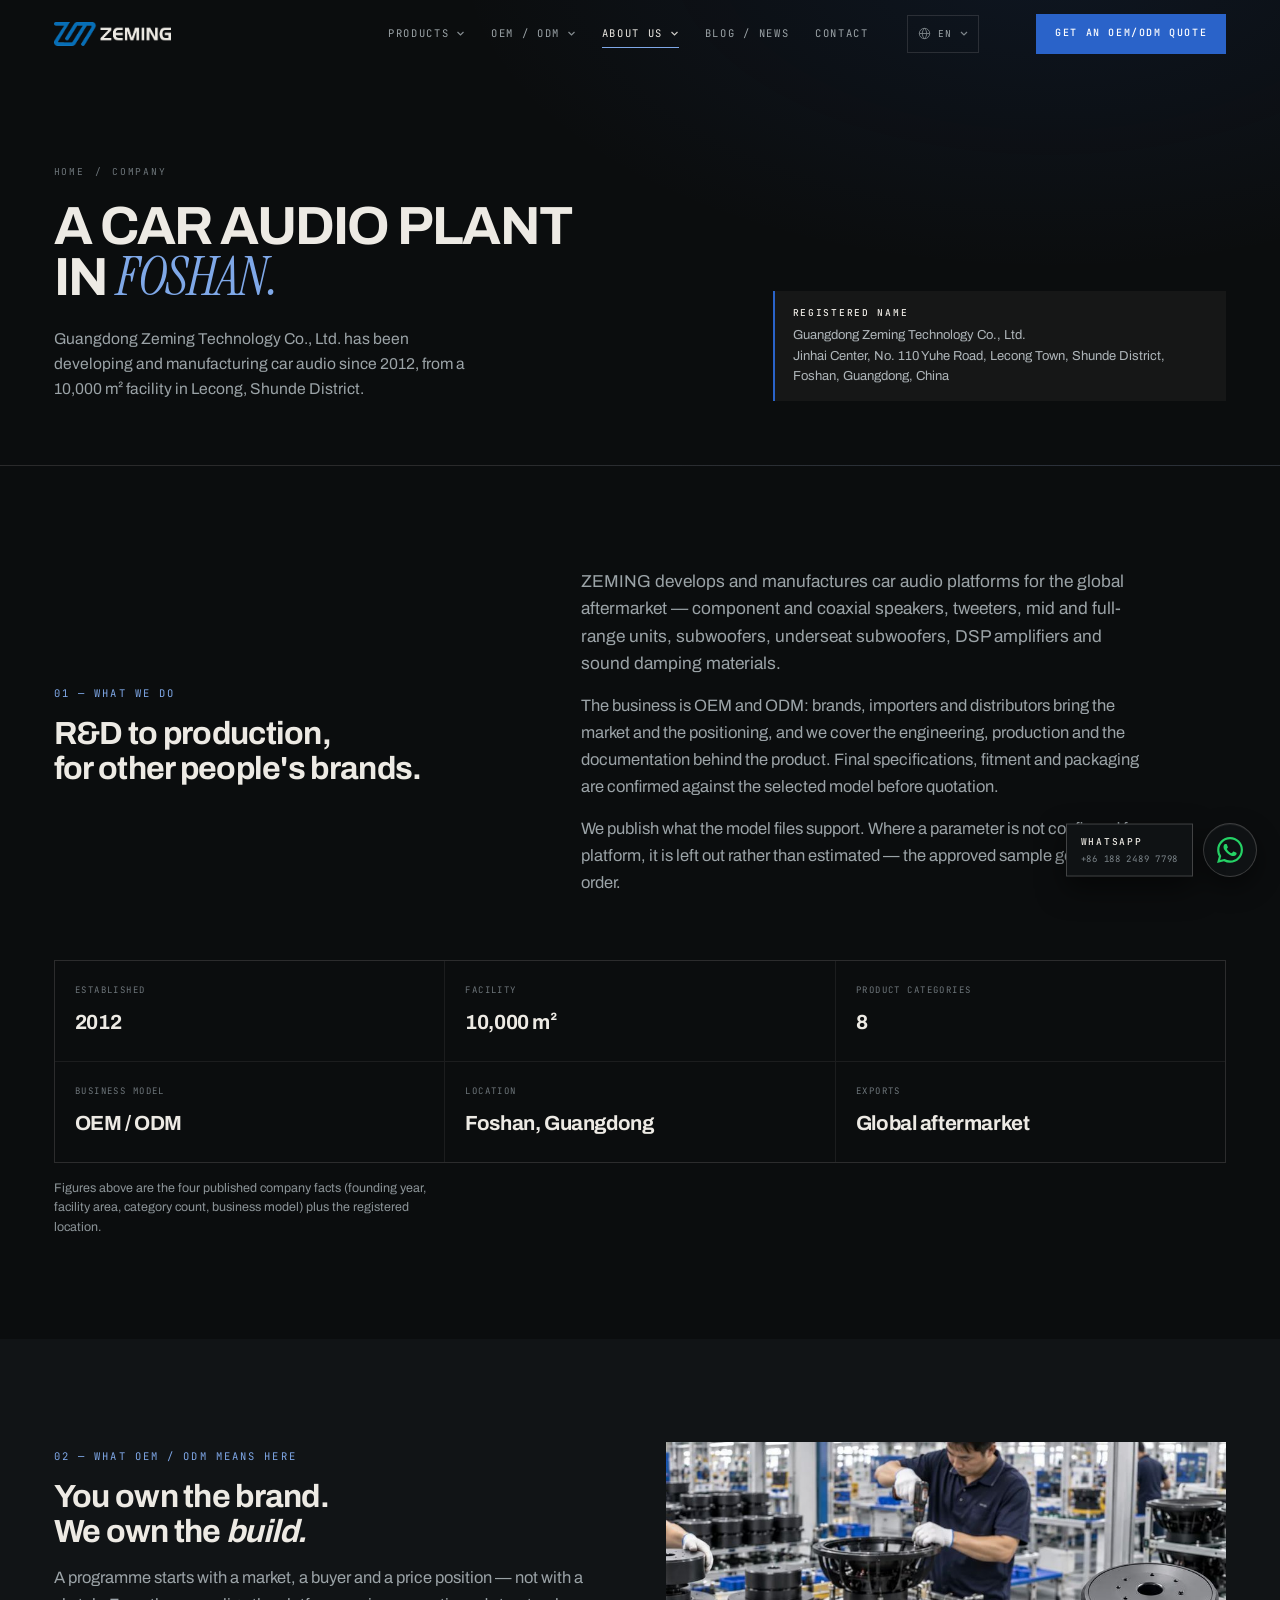
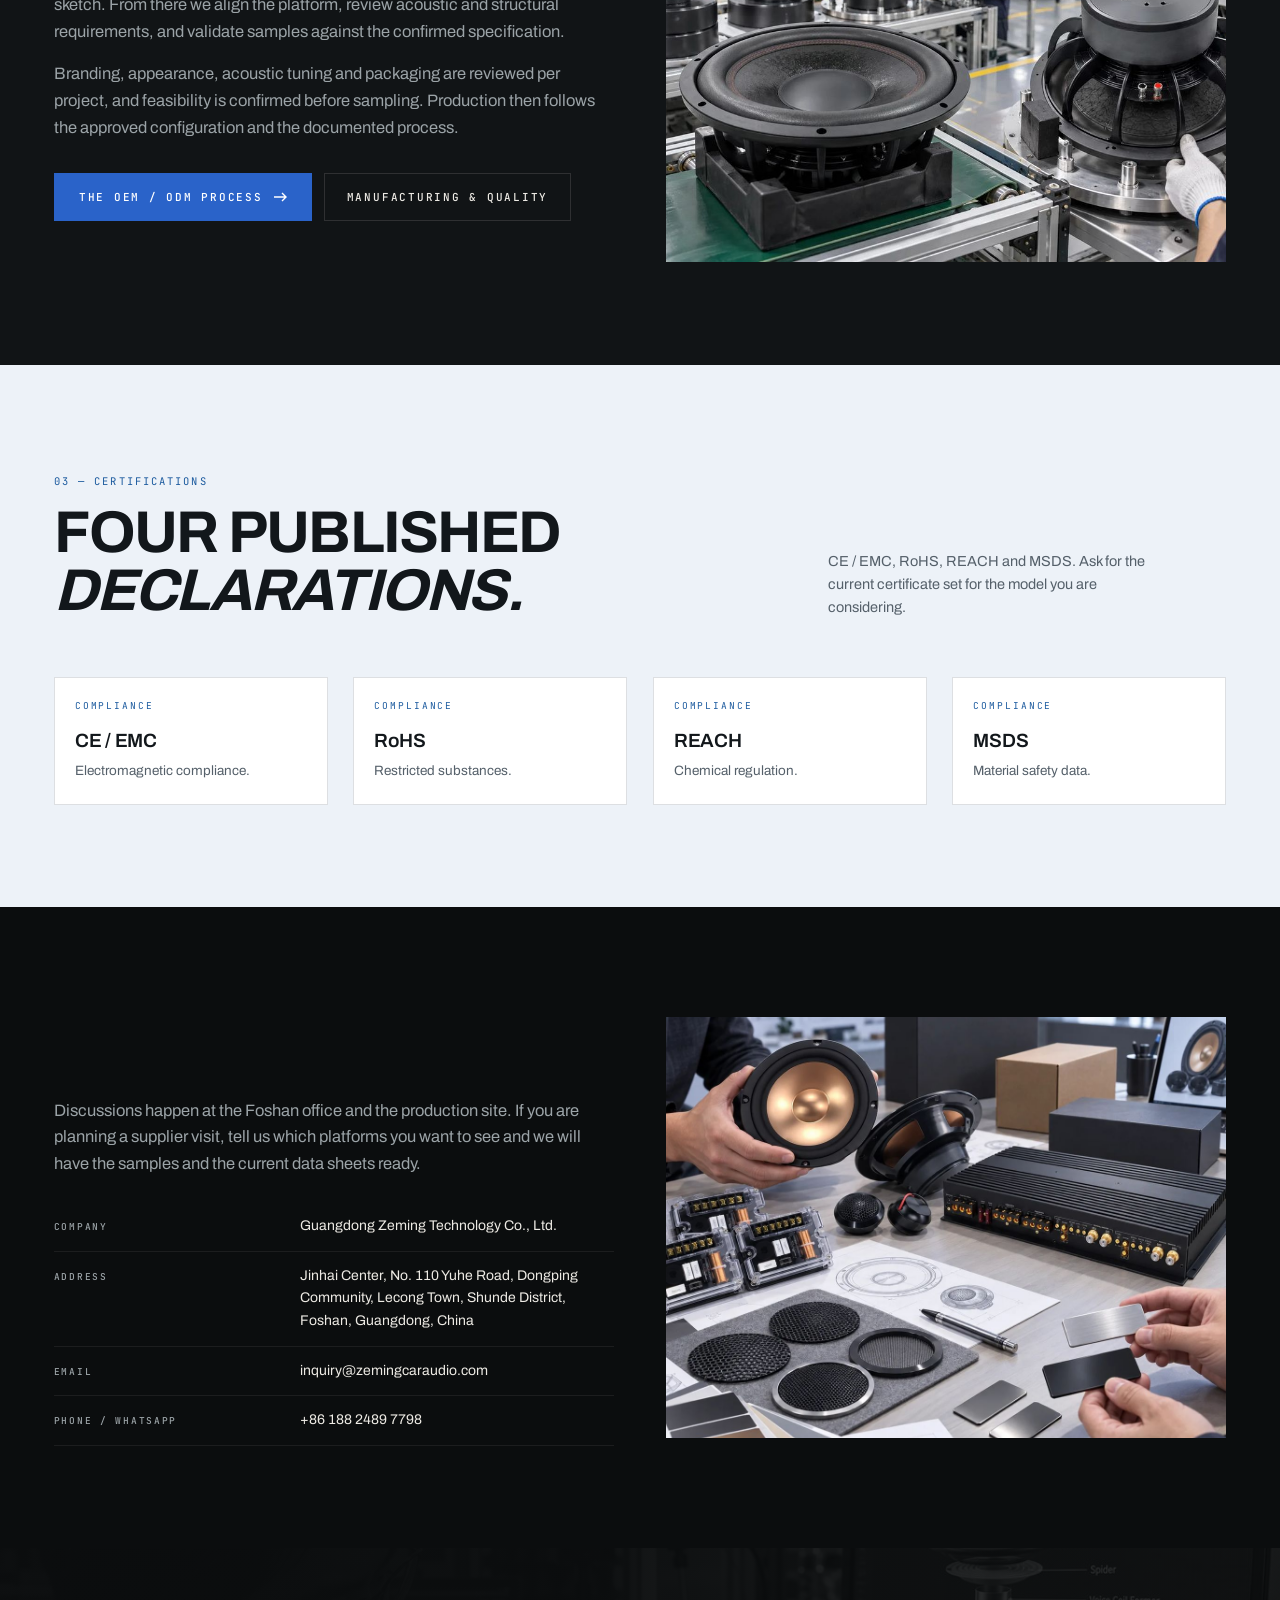
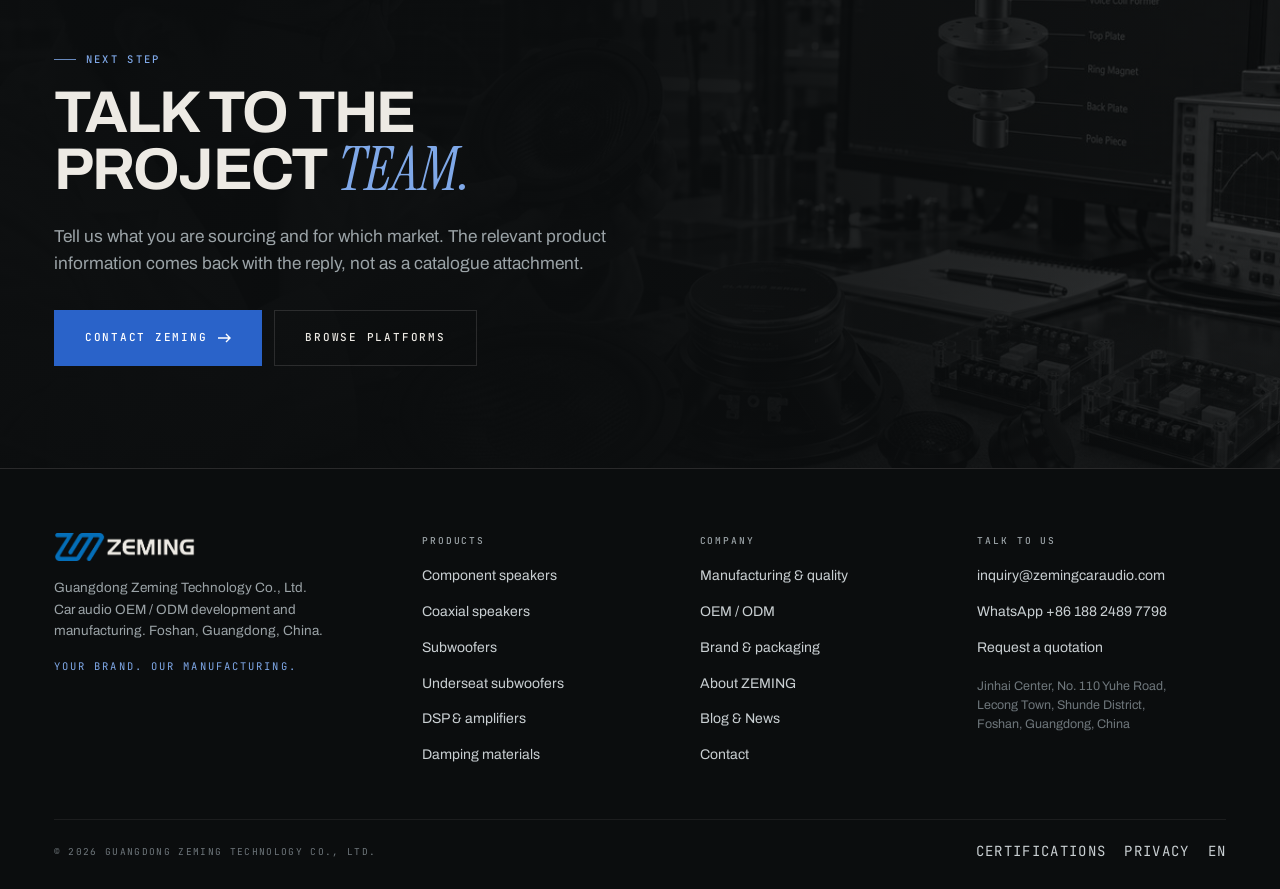
<file: company.html>
<!DOCTYPE html>
<html lang="en">
<head>
<meta charset="UTF-8">
<meta name="viewport" content="width=device-width, initial-scale=1">
<title>About ZEMING — Car Audio Manufacturer in Foshan, China</title>
<meta name="description" content="Guangdong Zeming Technology Co., Ltd. is a car audio OEM / ODM manufacturer in Foshan, Guangdong, China. Established 2012, 10,000 m² facility, R&amp;D through production.">
<link rel="stylesheet" href="assets/fonts.css">
<link rel="stylesheet" href="assets/site.css">
<link rel="stylesheet" href="assets/catalog.css">
<link rel="icon" href="assets/img/logo-header.png">
</head>
<body>
<a class="skip" href="#main">Skip to content</a>

<header class="nav" id="nav">
  <div class="nav__inner">
    <a class="nav__logo" href="index.html" aria-label="ZEMING CAR AUDIO — home">
      <img class="logo-d" src="assets/img/logo-header-dark.png" alt="ZEMING" width="1172" height="240">
    </a>
    <nav class="nav__links" aria-label="Primary">
      <div class="navm" data-navm>
        <a class="navm__btn" href="products.html#catalogue" aria-expanded="false" aria-haspopup="true" aria-controls="navm-products">Products <svg class="navm__caret" width="9" height="5" viewBox="0 0 8 5" fill="none" aria-hidden="true"><path d="M1 1l3 3 3-3" stroke="currentColor" stroke-width="1.2"/></svg></a>
        <div class="navm__panel navm__panel--mega" id="navm-products">
          <div class="mega">
            <div class="mega__head">
              <span class="mega__kicker">Product catalogue</span>
              <span class="mega__count">30 platforms &middot; 8 categories</span>
            </div>
            <div class="mega__body">
              <div class="mega__left">
                <p class="mega__label">By family</p>
                <div class="mega__cols">
                  <a class="mega__item" href="products.html#component"><span>Component speakers</span><em>10</em></a>
                  <a class="mega__item" href="products.html#subwoofer"><span>Subwoofers</span><em>8</em></a>
                  <a class="mega__item" href="products.html#coaxial"><span>Coaxial speakers</span><em>6</em></a>
                  <a class="mega__item" href="products.html#activebass"><span>Underseat subwoofers</span><em>2</em></a>
                  <a class="mega__item" href="products.html#midrange"><span>Mid &amp; full-range</span><em>2</em></a>
                  <a class="mega__item" href="products.html#amp"><span>DSP &amp; amplifiers</span><em>1</em></a>
                  <a class="mega__item" href="products.html#tweeter"><span>Tweeters</span><em>1</em></a>
                  <a class="mega__item" href="contact.html?topic=damping"><span>Damping &amp; insulation</span><em>&mdash;</em></a>
                </div>
                <p class="mega__note">Sizes, finishes and configurations are confirmed per model.</p>
              </div>
              <a class="mega__feat" href="product-zm-m65k.html">
                <span class="mega__shot"><img src="assets/img/opt/nav-m65k.webp" alt="ZM-M65K 2-way + 3-way component platform" width="520" height="341"></span>
                <span class="mega__meta">
                  <span class="mega__tag">Featured platform</span>
                  <b>ZM-M65K</b>
                  <small>6.5&Prime; &middot; 2-way + 3-way platform</small>
                </span>
                <span class="mega__go">View platform <svg width="13" height="9" viewBox="0 0 14 10" fill="none" aria-hidden="true"><path d="M9 1l4 4-4 4M1 5h12" stroke="currentColor" stroke-width="1.3"/></svg></span>
              </a>
            </div>
            <div class="mega__foot">
              <a href="products.html#catalogue">All 30 platforms <svg width="13" height="9" viewBox="0 0 14 10" fill="none" aria-hidden="true"><path d="M9 1l4 4-4 4M1 5h12" stroke="currentColor" stroke-width="1.3"/></svg></a>
              <a href="contact.html">Request a data sheet <svg width="13" height="9" viewBox="0 0 14 10" fill="none" aria-hidden="true"><path d="M9 1l4 4-4 4M1 5h12" stroke="currentColor" stroke-width="1.3"/></svg></a>
            </div>
          </div>
        </div>
      </div>

      <div class="navm" data-navm>
        <a class="navm__btn" href="oem-odm.html" aria-expanded="false" aria-haspopup="true" aria-controls="navm-oem">OEM / ODM <svg class="navm__caret" width="9" height="5" viewBox="0 0 8 5" fill="none" aria-hidden="true"><path d="M1 1l3 3 3-3" stroke="currentColor" stroke-width="1.2"/></svg></a>
        <div class="navm__panel navm__panel--mega" id="navm-oem">
          <div class="mega">
            <div class="mega__head">
              <span class="mega__kicker">Development &amp; manufacturing</span>
              <span class="mega__count">7 steps &middot; 5 changeable areas</span>
            </div>
            <div class="mega__body">
              <div class="mega__left">
                <div class="mega__cols">
                  <a class="mega__item" href="oem-odm.html"><span><b>OEM / ODM overview</b><small>Define &rarr; produce</small></span><em>01</em></a>
                  <a class="mega__item" href="capabilities.html#production"><span><b>Manufacturing</b><small>Four production stages</small></span><em>02</em></a>
                  <a class="mega__item" href="oem-odm.html#process"><span><b>The seven steps</b><small>One gate per step</small></span><em>03</em></a>
                  <a class="mega__item" href="capabilities.html#quality"><span><b>Quality control</b><small>Checked before release</small></span><em>04</em></a>
                  <a class="mega__item" href="oem-odm.html#change"><span><b>What can change</b><small>Five areas per project</small></span><em>05</em></a>
                  <a class="mega__item" href="capabilities.html#certification"><span><b>Certifications</b><small>CE &middot; RoHS &middot; REACH &middot; MSDS</small></span><em>06</em></a>
                  <a class="mega__item" href="brand-studio.html"><span><b>Brand &amp; packaging</b><small>Logo, finish, artwork</small></span><em>07</em></a>
                  <a class="mega__item" href="contact.html"><span><b>Start a project</b><small>Three lines, one reply</small></span><em>08</em></a>
                </div>
              </div>
              <a class="mega__feat" href="capabilities.html">
                <span class="mega__shot"><img src="assets/img/opt/nav-oem.webp" alt="Operators assembling and inspecting speakers at the Foshan plant" width="560" height="373"></span>
                <span class="mega__meta">
                  <span class="mega__tag">Inside the plant</span>
                  <b>Foshan facility</b>
                  <small>Assembly &middot; QC &middot; final release</small>
                </span>
                <span class="mega__go">View capabilities <svg width="13" height="9" viewBox="0 0 14 10" fill="none" aria-hidden="true"><path d="M9 1l4 4-4 4M1 5h12" stroke="currentColor" stroke-width="1.3"/></svg></span>
              </a>
            </div>
            <div class="mega__foot">
              <a href="capabilities.html">Manufacturing &amp; quality <svg width="13" height="9" viewBox="0 0 14 10" fill="none" aria-hidden="true"><path d="M9 1l4 4-4 4M1 5h12" stroke="currentColor" stroke-width="1.3"/></svg></a>
              <a href="contact.html">Start a project <svg width="13" height="9" viewBox="0 0 14 10" fill="none" aria-hidden="true"><path d="M9 1l4 4-4 4M1 5h12" stroke="currentColor" stroke-width="1.3"/></svg></a>
            </div>
          </div>
        </div>
      </div>

      <div class="navm" data-navm>
        <a class="navm__btn" href="company.html" aria-expanded="false" aria-haspopup="true" aria-controls="navm-about" data-current="page">About Us <svg class="navm__caret" width="9" height="5" viewBox="0 0 8 5" fill="none" aria-hidden="true"><path d="M1 1l3 3 3-3" stroke="currentColor" stroke-width="1.2"/></svg></a>
        <div class="navm__panel navm__panel--mega navm__panel--mega-end" id="navm-about">
          <div class="mega">
            <div class="mega__head">
              <span class="mega__kicker">The company</span>
              <span class="mega__count">Est. 2012 &middot; Foshan, Guangdong</span>
            </div>
            <div class="mega__body">
              <div class="mega__left">
                <div class="mega__cols mega__cols--rows3">
                  <a class="mega__item" href="company.html"><span><b>Company profile</b><small>R&amp;D to production</small></span><em>01</em></a>
                  <a class="mega__item" href="capabilities.html#production"><span><b>Manufacturing</b><small>Assembly, Foshan</small></span><em>02</em></a>
                  <a class="mega__item" href="company.html#facility"><span><b>Facility &amp; visit</b><small>Jinhai Center, Lecong</small></span><em>03</em></a>
                  <a class="mega__item" href="news.html"><span><b>Blog / News</b><small>Notes from the floor</small></span><em>04</em></a>
                  <a class="mega__item" href="capabilities.html#certification"><span><b>Certifications</b><small>CE &middot; RoHS &middot; REACH &middot; MSDS</small></span><em>05</em></a>
                  <a class="mega__item" href="contact.html"><span><b>Contact</b><small>Foshan, Guangdong</small></span><em>06</em></a>
                </div>
                <p class="mega__note">10,000 m&sup2; facility &middot; 8 product categories &middot; global aftermarket</p>
              </div>
              <a class="mega__feat" href="company.html">
                <span class="mega__shot"><img src="assets/img/opt/nav-about.webp" alt="ZEMING engineers working on a driver design and simulations" width="560" height="373"></span>
                <span class="mega__meta">
                  <span class="mega__tag">Since 2012</span>
                  <b>Your brand.</b>
                  <small>Our manufacturing.</small>
                </span>
                <span class="mega__go">Company profile <svg width="13" height="9" viewBox="0 0 14 10" fill="none" aria-hidden="true"><path d="M9 1l4 4-4 4M1 5h12" stroke="currentColor" stroke-width="1.3"/></svg></span>
              </a>
            </div>
            <div class="mega__foot">
              <a href="company.html">About ZEMING <svg width="13" height="9" viewBox="0 0 14 10" fill="none" aria-hidden="true"><path d="M9 1l4 4-4 4M1 5h12" stroke="currentColor" stroke-width="1.3"/></svg></a>
              <a href="contact.html">Contact us <svg width="13" height="9" viewBox="0 0 14 10" fill="none" aria-hidden="true"><path d="M9 1l4 4-4 4M1 5h12" stroke="currentColor" stroke-width="1.3"/></svg></a>
            </div>
          </div>
        </div>
      </div>

      <a class="nav__link" href="news.html">Blog / News</a>
      <a class="nav__link" href="contact.html">Contact</a>
    </nav>
    <div class="lang" data-lang>
      <button class="lang__btn" type="button" aria-expanded="false" aria-controls="langPanel" aria-label="Language: English">
        <svg width="13" height="13" viewBox="0 0 16 16" fill="none" aria-hidden="true"><circle cx="8" cy="8" r="6.4" stroke="currentColor" stroke-width="1.1"/><path d="M1.6 8h12.8M8 1.6c1.75 1.8 2.7 4 2.7 6.4S9.75 12.6 8 14.4C6.25 12.6 5.3 10.4 5.3 8S6.25 3.4 8 1.6z" stroke="currentColor" stroke-width="1.1"/></svg>
        <span class="lang__code">EN</span>
        <svg class="lang__caret" width="8" height="5" viewBox="0 0 8 5" fill="none" aria-hidden="true"><path d="M1 1l3 3 3-3" stroke="currentColor" stroke-width="1.2"/></svg>
      </button>
      <div class="lang__panel" id="langPanel" role="group" aria-label="Select language" hidden>
        <button class="lang__opt is-active" type="button" data-lang-code="en"><span class="lang__native">English</span><span class="lang__check" aria-hidden="true">✓</span></button>
        <button class="lang__opt" type="button" data-lang-code="zh"><span class="lang__native">中文</span><span class="lang__tag">Soon</span></button>
        <button class="lang__opt" type="button" data-lang-code="es"><span class="lang__native">Español</span><span class="lang__tag">Soon</span></button>
        <button class="lang__opt" type="button" data-lang-code="de"><span class="lang__native">Deutsch</span><span class="lang__tag">Soon</span></button>
        <button class="lang__opt" type="button" data-lang-code="fr"><span class="lang__native">Français</span><span class="lang__tag">Soon</span></button>
        <p class="lang__note" hidden></p>
      </div>
    </div>
    <div class="nav__cta"><a class="btn btn--brand" href="contact.html">Get an OEM/ODM Quote</a></div>
    <button class="nav__burger" aria-label="Open menu" aria-expanded="false" aria-controls="drawer"><span></span></button>
  </div>
</header>

<div class="drawer" id="drawer">
<div class="drawer__nav">
  <details class="dacc">
    <summary><span>Products</span><span class="dacc__n">01</span></summary>
    <div class="dacc__body">
      <a href="products.html#component"><span>Component speakers</span><i>10</i></a>
      <a href="products.html#subwoofer"><span>Subwoofers</span><i>8</i></a>
      <a href="products.html#coaxial"><span>Coaxial speakers</span><i>6</i></a>
      <a href="products.html#activebass"><span>Underseat subwoofers</span><i>2</i></a>
      <a href="products.html#midrange"><span>Mid &amp; full-range</span><i>2</i></a>
      <a href="products.html#amp"><span>DSP &amp; amplifiers</span><i>1</i></a>
      <a href="products.html#tweeter"><span>Tweeters</span><i>1</i></a>
      <a href="contact.html?topic=damping"><span>Damping &amp; insulation</span><i>&mdash;</i></a>
      <a href="products.html#catalogue" class="drawer__all"><span>All 30 platforms</span><i>&rarr;</i></a>
    </div>
  </details>
  <details class="dacc">
    <summary><span>OEM / ODM</span><span class="dacc__n">02</span></summary>
    <div class="dacc__body">
      <a href="oem-odm.html"><span>OEM / ODM overview</span></a>
      <a href="oem-odm.html#process"><span>The seven steps</span></a>
      <a href="oem-odm.html#change"><span>What can change</span></a>
      <a href="capabilities.html#production"><span>Manufacturing</span></a>
      <a href="capabilities.html#quality"><span>Quality control</span></a>
      <a href="brand-studio.html"><span>Brand &amp; packaging</span></a>
    </div>
  </details>
  <details class="dacc">
    <summary><span>About Us</span><span class="dacc__n">03</span></summary>
    <div class="dacc__body">
      <a href="company.html"><span>Company profile</span></a>
      <a href="company.html#facility"><span>Facility &amp; visit</span></a>
      <a href="capabilities.html#certification"><span>Certifications</span></a>
      <a href="contact.html"><span>Contact</span></a>
    </div>
  </details>
  <a href="news.html" class="drawer__top" style="border-bottom:1px solid var(--line-d-2)">Blog / News <span>04</span></a>
  <a href="contact.html" class="drawer__top">Contact <span>05</span></a>
  <div class="drawer__cta"><a class="btn btn--brand" href="contact.html">Get an OEM/ODM Quote</a></div>
</div>
  <div class="drawer__lang">
    <span class="mono">Language</span>
    <div class="lang-row">
      <button class="lang-chip is-active" type="button" data-lang-code="en">English</button>
      <button class="lang-chip" type="button" data-lang-code="zh">中文<span class="lang__tag">Soon</span></button>
      <button class="lang-chip" type="button" data-lang-code="es">Español<span class="lang__tag">Soon</span></button>
      <button class="lang-chip" type="button" data-lang-code="de">Deutsch<span class="lang__tag">Soon</span></button>
      <button class="lang-chip" type="button" data-lang-code="fr">Français<span class="lang__tag">Soon</span></button>
    </div>
    <p class="lang__note" hidden></p>
  </div>
  <div class="drawer__foot">
    <span class="mono">inquiry@zemingcaraudio.com</span>
    <span class="mono">+86 188 2489 7798 · WhatsApp</span>
    <span class="mono">Foshan, Guangdong, China</span>
  </div>
</div>

<main id="main">

<section class="phero">
  <div class="wrap">
    <div class="phero__grid">
      <div>
        <p class="phero__crumb"><a href="index.html">Home</a> <span>/</span> Company</p>
        <h1 class="phero__h reveal">A car audio plant<br>in <em>Foshan.</em></h1>
        <p class="phero__sub reveal" style="--i:1">Guangdong Zeming Technology Co., Ltd. has been developing and manufacturing car audio since 2012, from a 10,000 m² facility in Lecong, Shunde District.</p>
      </div>
      <div class="phero__aside reveal" style="--i:2">
        <div class="hero__note">
          <b>Registered name</b>
          Guangdong Zeming Technology Co., Ltd.<br>Jinhai Center, No. 110 Yuhe Road, Lecong Town, Shunde District, Foshan, Guangdong, China
        </div>
      </div>
    </div>
  </div>
</section>

<section class="section">
  <div class="wrap">
    <div class="split split--40">
      <div>
        <p class="idx reveal">01 — What we do</p>
        <h2 class="h-2 reveal" style="--i:1">R&amp;D to production,<br>for other people's brands.</h2>
      </div>
      <div>
        <p class="lead reveal" style="--i:2">ZEMING develops and manufactures car audio platforms for the global aftermarket — component and coaxial speakers, tweeters, mid and full-range units, subwoofers, underseat subwoofers, DSP amplifiers and sound damping materials.</p>
        <p class="body-copy mt-4 reveal" style="--i:3">The business is OEM and ODM: brands, importers and distributors bring the market and the positioning, and we cover the engineering, production and the documentation behind the product. Final specifications, fitment and packaging are confirmed against the selected model before quotation.</p>
        <p class="body-copy mt-4 reveal" style="--i:4">We publish what the model files support. Where a parameter is not confirmed for a platform, it is left out rather than estimated — the approved sample governs the order.</p>
      </div>
    </div>

    <div class="factgrid mt-8 reveal">
      <div class="fact"><span>Established</span><b>2012</b></div>
      <div class="fact"><span>Facility</span><b>10,000 m²</b></div>
      <div class="fact"><span>Product categories</span><b>8</b></div>
      <div class="fact"><span>Business model</span><b>OEM / ODM</b></div>
      <div class="fact"><span>Location</span><b>Foshan, Guangdong</b></div>
      <div class="fact"><span>Exports</span><b>Global aftermarket</b></div>
    </div>
    <p class="small-note mt-4">Figures above are the four published company facts (founding year, facility area, category count, business model) plus the registered location.</p>
  </div>
</section>

<section class="section section--ink2">
  <div class="wrap">
    <div class="split split--sticky">
      <div class="split__media split__media--sticky reveal" style="order:2">
        <img src="assets/img/pic/scene-production.jpg" alt="ZEMING production floor in Foshan" loading="lazy" width="1200" height="675">
      </div>
      <div>
        <p class="idx reveal">02 — What OEM / ODM means here</p>
        <h2 class="h-2 reveal" style="--i:1">You own the brand.<br>We own the <em>build.</em></h2>
        <p class="body-copy mt-4 reveal" style="--i:2">A programme starts with a market, a buyer and a price position — not with a sketch. From there we align the platform, review acoustic and structural requirements, and validate samples against the confirmed specification.</p>
        <p class="body-copy mt-4 reveal" style="--i:3">Branding, appearance, acoustic tuning and packaging are reviewed per project, and feasibility is confirmed before sampling. Production then follows the approved configuration and the documented process.</p>
        <div class="btn-row mt-6 reveal" style="--i:4">
          <a class="btn btn--brand" href="oem-odm.html">The OEM / ODM process
            <svg width="14" height="10" viewBox="0 0 14 10" fill="none" aria-hidden="true"><path d="M9 1l4 4-4 4M1 5h12" stroke="currentColor" stroke-width="1.4"/></svg>
          </a>
          <a class="btn btn--ghost" href="capabilities.html">Manufacturing &amp; quality</a>
        </div>
      </div>
    </div>
  </div>
</section>

<section class="section section--bone is-light">
  <div class="wrap">
    <div class="sec-head">
      <div>
        <p class="idx reveal">03 — Certifications</p>
        <h2 class="h-1 reveal" style="--i:1">Four published<br><em>declarations.</em></h2>
      </div>
      <p class="sec-head__aside reveal" style="--i:2">CE / EMC, RoHS, REACH and MSDS. Ask for the current certificate set for the model you are considering.</p>
    </div>
    <div class="grid g4">
      <div class="card reveal"><div class="card__body"><p class="card__kicker">Compliance</p><h3 class="h-3 mt-2">CE / EMC</h3><p class="card__desc">Electromagnetic compliance.</p></div></div>
      <div class="card reveal" style="--i:1"><div class="card__body"><p class="card__kicker">Compliance</p><h3 class="h-3 mt-2">RoHS</h3><p class="card__desc">Restricted substances.</p></div></div>
      <div class="card reveal" style="--i:2"><div class="card__body"><p class="card__kicker">Compliance</p><h3 class="h-3 mt-2">REACH</h3><p class="card__desc">Chemical regulation.</p></div></div>
      <div class="card reveal" style="--i:3"><div class="card__body"><p class="card__kicker">Compliance</p><h3 class="h-3 mt-2">MSDS</h3><p class="card__desc">Material safety data.</p></div></div>
    </div>
  </div>
</section>

<section class="section" id="facility">
  <div class="wrap">
    <div class="split split--rev">
      <div class="split__media reveal"><img src="assets/img/pic/scene-brand.jpg" alt="Sample products and colour plates on a bench" loading="lazy" width="1200" height="1200"></div>
      <div>
        <p class="idx reveal">04 — Visit us</p>
        <h2 class="h-2 reveal" style="--i:1">Jinhai Center, Lecong.</h2>
        <p class="body-copy mt-4 reveal" style="--i:2">Discussions happen at the Foshan office and the production site. If you are planning a supplier visit, tell us which platforms you want to see and we will have the samples and the current data sheets ready.</p>
        <table class="spec mt-5 reveal" style="--i:3">
          <tbody>
            <tr><th scope="row">Company</th><td>Guangdong Zeming Technology Co., Ltd.</td></tr>
            <tr><th scope="row">Address</th><td>Jinhai Center, No. 110 Yuhe Road, Dongping Community, Lecong Town, Shunde District, Foshan, Guangdong, China</td></tr>
            <tr><th scope="row">Email</th><td><a href="mailto:inquiry@zemingcaraudio.com">inquiry@zemingcaraudio.com</a></td></tr>
            <tr><th scope="row">Phone / WhatsApp</th><td><a href="https://wa.me/8618824897798">+86 188 2489 7798</a></td></tr>
          </tbody>
        </table>
      </div>
    </div>
  </div>
</section>

<section class="cta-band">
  <img class="cta-band__bg" src="assets/img/pic/scene-rd.jpg" alt="" loading="lazy" aria-hidden="true">
  <div class="wrap cta-band__in">
    <p class="eyebrow reveal">Next step</p>
    <h2 class="h-1 mt-4 reveal" style="--i:1">Talk to the<br>project <em>team.</em></h2>
    <p class="lead mt-5 reveal" style="--i:2">Tell us what you are sourcing and for which market. The relevant product information comes back with the reply, not as a catalogue attachment.</p>
    <div class="btn-row mt-6 reveal" style="--i:3">
      <a class="btn btn--brand btn--lg" href="contact.html">Contact ZEMING
        <svg width="14" height="10" viewBox="0 0 14 10" fill="none" aria-hidden="true"><path d="M9 1l4 4-4 4M1 5h12" stroke="currentColor" stroke-width="1.4"/></svg>
      </a>
      <a class="btn btn--ghost btn--lg" href="products.html">Browse platforms</a>
    </div>
  </div>
</section>

</main>

<footer class="foot">
  <div class="wrap">
    <div class="foot__top">
      <div>
        <div class="foot__logo"><img src="assets/img/logo-footer-dark.png" alt="ZEMING" width="1220" height="240"></div>
        <p class="foot__blurb">Guangdong Zeming Technology Co., Ltd. Car audio OEM / ODM development and manufacturing. Foshan, Guangdong, China.</p>
        <p class="mono mt-4" style="color:#7FA8E8">Your brand. Our manufacturing.</p>
      </div>
      <div>
        <h4>Products</h4>
        <ul>
          <li><a href="products.html#component">Component speakers</a></li>
          <li><a href="products.html#coaxial">Coaxial speakers</a></li>
          <li><a href="products.html#subwoofer">Subwoofers</a></li>
          <li><a href="products.html#activebass">Underseat subwoofers</a></li>
          <li><a href="products.html#amp">DSP &amp; amplifiers</a></li>
          <li><a href="products.html">Damping materials</a></li>
        </ul>
      </div>
      <div>
        <h4>Company</h4>
        <ul>
          <li><a href="capabilities.html">Manufacturing &amp; quality</a></li>
          <li><a href="oem-odm.html">OEM / ODM</a></li>
          <li><a href="brand-studio.html">Brand &amp; packaging</a></li>
          <li><a href="company.html">About ZEMING</a></li>
          <li><a href="news.html">Blog &amp; News</a></li>
          <li><a href="contact.html">Contact</a></li>
        </ul>
      </div>
      <div>
        <h4>Talk to us</h4>
        <ul>
          <li><a href="mailto:inquiry@zemingcaraudio.com">inquiry@zemingcaraudio.com</a></li>
          <li><a href="https://wa.me/8618824897798" target="_blank" rel="noopener">WhatsApp +86 188 2489 7798</a></li>
          <li><a href="contact.html">Request a quotation</a></li>
        </ul>
        <p class="small-note mt-4" style="color:#6E767B">Jinhai Center, No. 110 Yuhe Road,<br>Lecong Town, Shunde District,<br>Foshan, Guangdong, China</p>
      </div>
    </div>
    <div class="foot__bottom">
      <span>© 2026 Guangdong Zeming Technology Co., Ltd.</span>
      <div>
        <a href="company.html">Certifications</a>
        <a href="contact.html">Privacy</a>
        <a href="index.html">EN</a>
      </div>
    </div>
  </div>
</footer>

<style>
.factgrid { display: grid; grid-template-columns: repeat(2, minmax(0,1fr)); gap: 1px; background: var(--line-d-2); border: 1px solid var(--line-d-2); }
@media (min-width: 860px) { .factgrid { grid-template-columns: repeat(3, minmax(0,1fr)); } }
.fact { background: var(--ink); padding: 22px 20px; }
.fact span { display: block; font-family: var(--f-mono); font-size: 9px; letter-spacing: .16em; text-transform: uppercase; color: #6E767B; }
.fact b { display: block; margin-top: 8px; font-family: var(--f-display); font-weight: 650; font-size: clamp(1.05rem,1.6vw,1.3rem); letter-spacing: -.02em; }
</style>
<!-- WhatsApp floating contact -->
<a class="wafab" href="https://wa.me/8618824897798?text=Hello%20ZEMING%2C%20I%20would%20like%20to%20discuss%20a%20car%20audio%20project." target="_blank" rel="noopener" aria-label="Chat with ZEMING on WhatsApp, +86 188 2489 7798 (opens in a new tab)">
  <svg viewBox="0 0 24 24" aria-hidden="true" focusable="false"><path d="M17.472 14.382c-.297-.149-1.758-.867-2.03-.967-.273-.099-.471-.148-.67.15-.197.297-.767.966-.94 1.164-.173.199-.347.223-.644.075-.297-.15-1.255-.463-2.39-1.475-.883-.788-1.48-1.761-1.653-2.059-.173-.297-.018-.458.13-.606.134-.133.298-.347.446-.52.149-.174.198-.298.298-.497.099-.198.05-.371-.025-.52-.075-.149-.669-1.612-.916-2.207-.242-.579-.487-.5-.669-.51-.173-.008-.371-.01-.57-.01-.198 0-.52.074-.792.372-.272.297-1.04 1.016-1.04 2.479 0 1.462 1.065 2.875 1.213 3.074.149.198 2.096 3.2 5.077 4.487.709.306 1.262.489 1.694.625.712.227 1.36.195 1.871.118.571-.085 1.758-.719 2.006-1.413.248-.694.248-1.289.173-1.413-.074-.124-.272-.198-.57-.347m-5.421 7.403h-.004a9.87 9.87 0 01-5.031-1.378l-.361-.214-3.741.982.998-3.648-.235-.374a9.86 9.86 0 01-1.51-5.26c.001-5.45 4.436-9.884 9.888-9.884 2.64 0 5.122 1.03 6.988 2.898a9.825 9.825 0 012.893 6.994c-.003 5.45-4.437 9.884-9.885 9.884m8.413-18.297A11.815 11.815 0 0012.05 0C5.495 0 .16 5.335.157 11.892c0 2.096.547 4.142 1.588 5.945L.057 24l6.305-1.654a11.882 11.882 0 005.683 1.448h.005c6.554 0 11.89-5.335 11.893-11.893a11.821 11.821 0 00-3.48-8.413Z" fill="currentColor"/></svg>
  <span class="wafab__tip" aria-hidden="true"><b>WhatsApp</b><small>+86 188 2489 7798</small></span>
</a>
<script src="assets/site.js"></script>
</body>
</html>
</file>
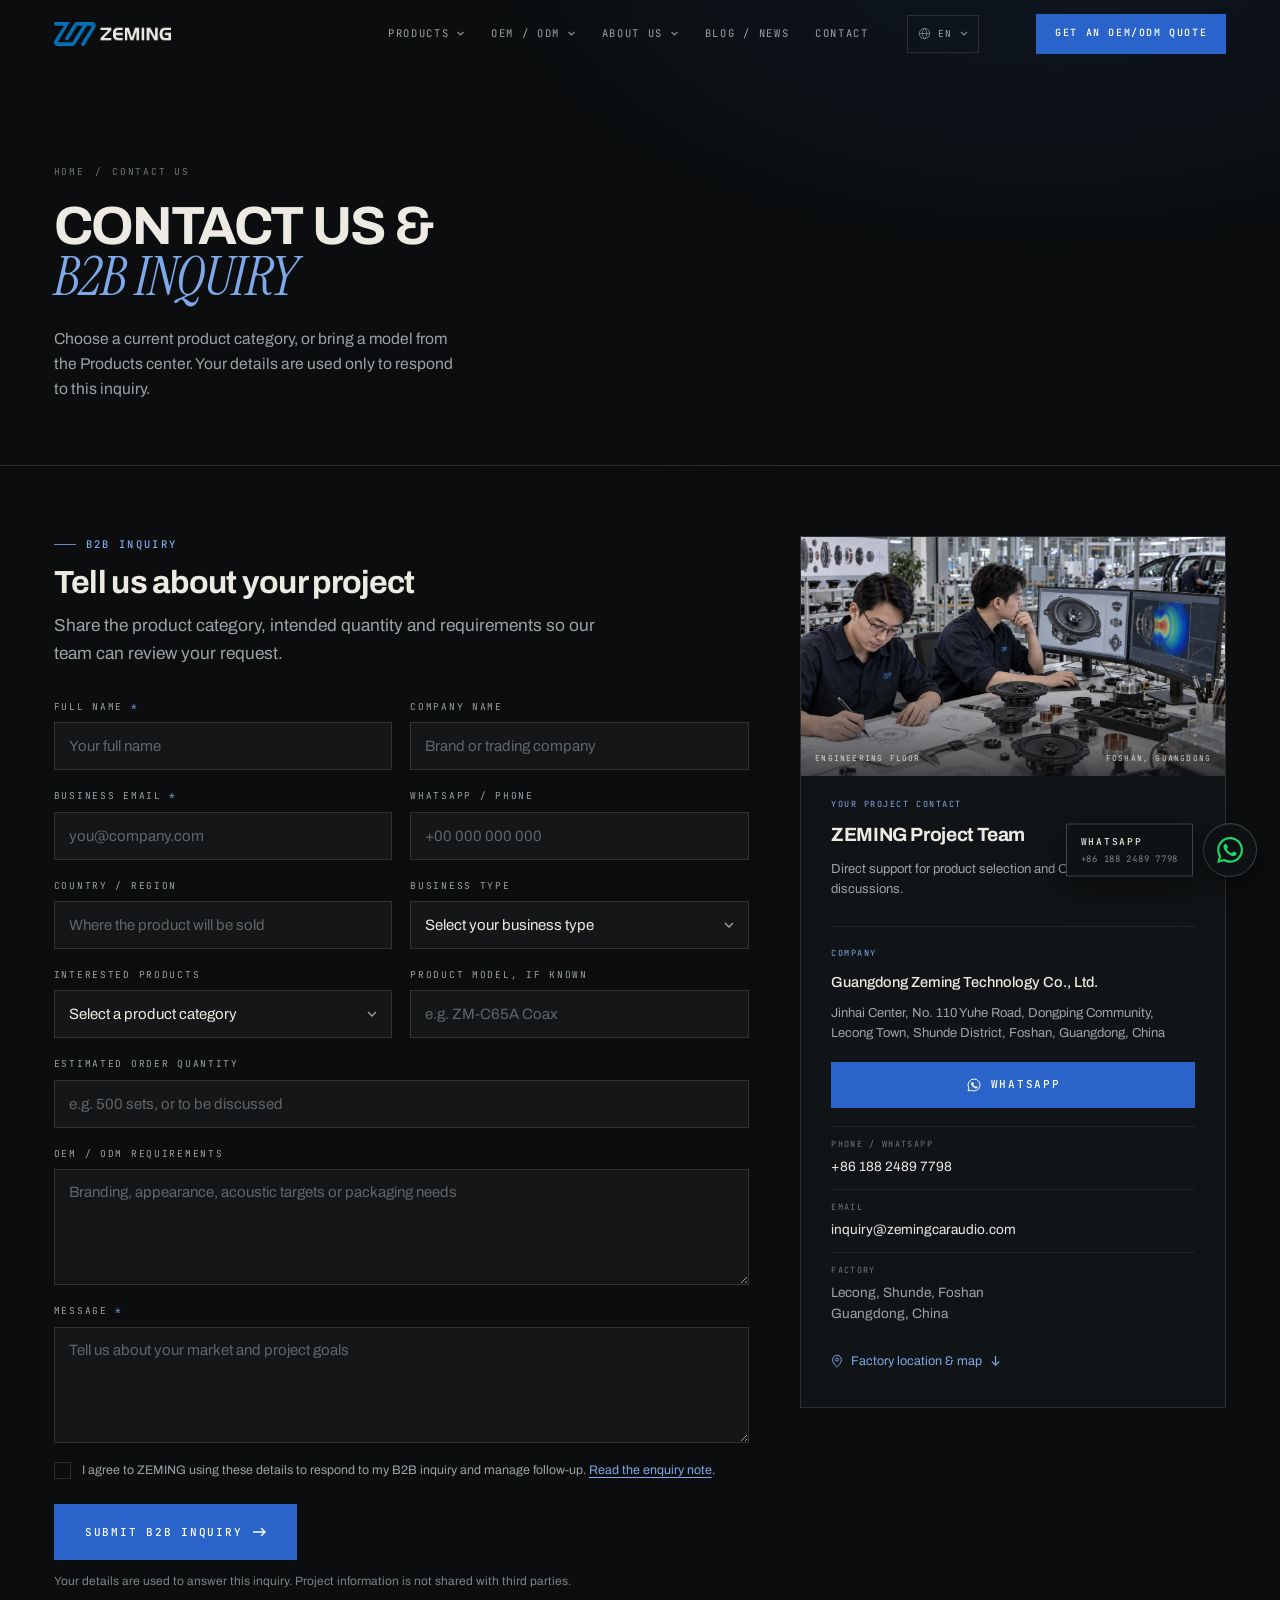
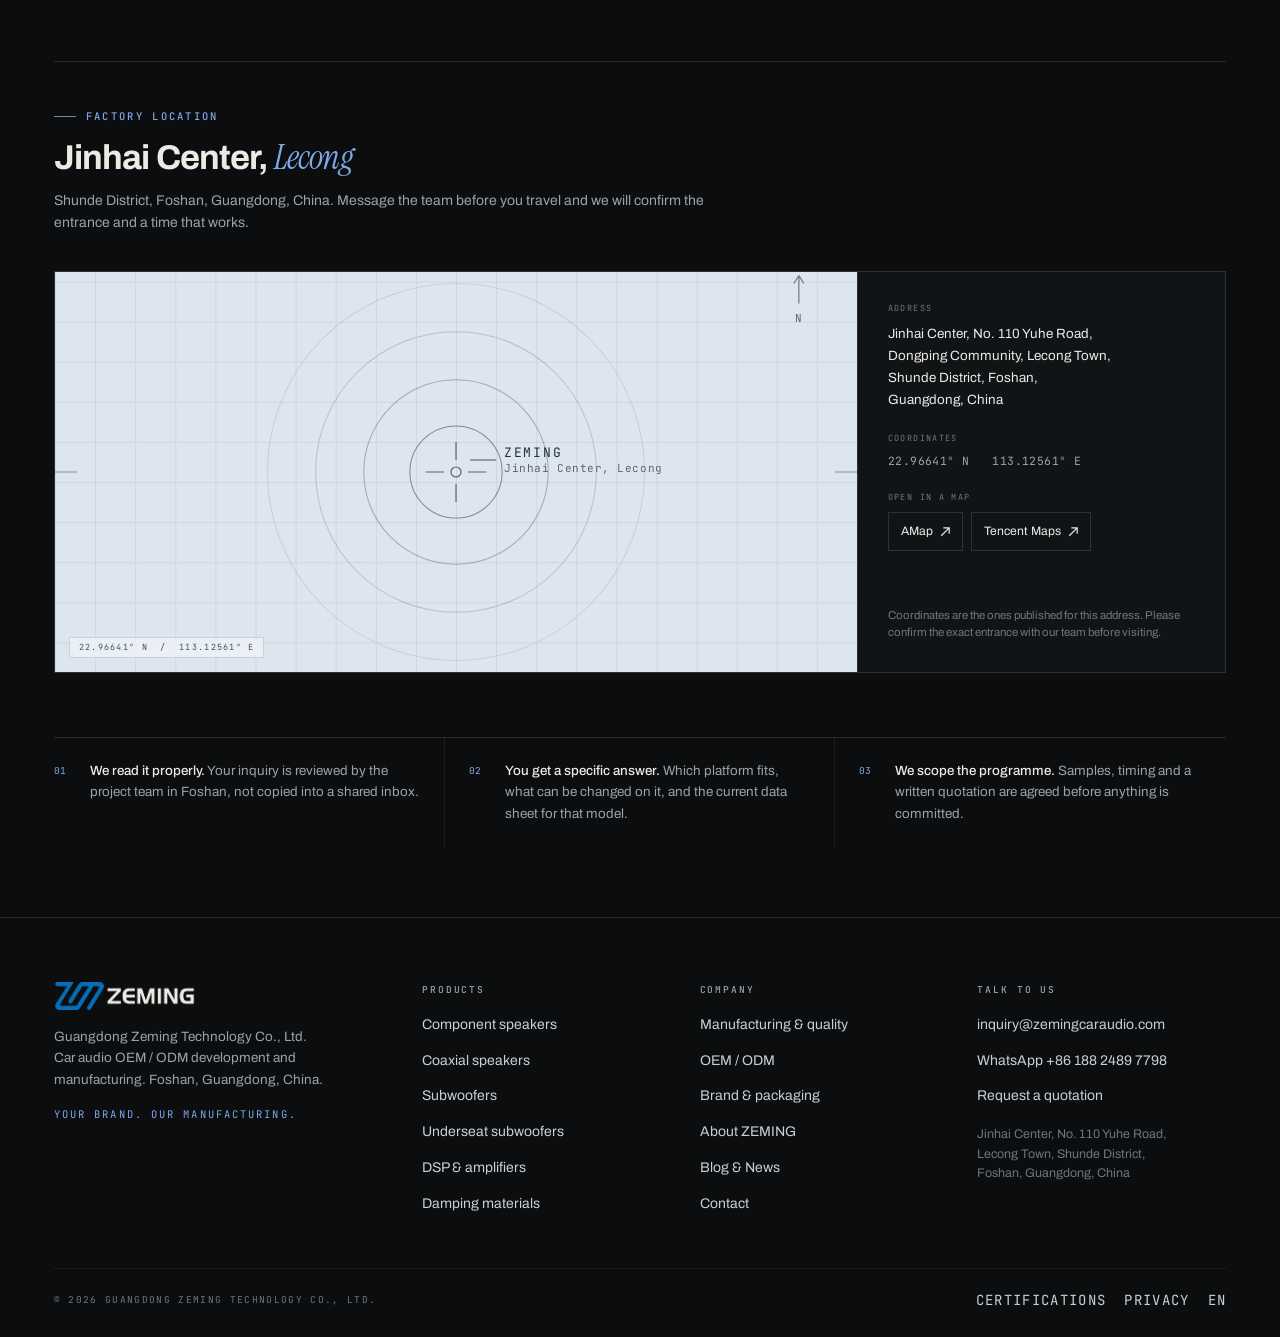
<file: contact.html>
<!DOCTYPE html>
<html lang="en">
<head>
<meta charset="UTF-8">
<meta name="viewport" content="width=device-width, initial-scale=1">
<title>Contact Us &amp; B2B Inquiry — ZEMING Car Audio</title>
<meta name="description" content="Contact Guangdong Zeming Technology for OEM/ODM car audio projects. B2B inquiry form, factory address and map, WhatsApp, phone and email — Foshan, Guangdong, China.">
<link rel="stylesheet" href="assets/fonts.css">
<link rel="stylesheet" href="assets/site.css">
<link rel="icon" href="assets/img/logo-header.png">
</head>
<body>
<a class="skip" href="#main">Skip to content</a>

<header class="nav" id="nav">
  <div class="nav__inner">
    <a class="nav__logo" href="index.html" aria-label="ZEMING CAR AUDIO — home">
      <img class="logo-d" src="assets/img/logo-header-dark.png" alt="ZEMING" width="1172" height="240">
    </a>
    <nav class="nav__links" aria-label="Primary">
      <div class="navm" data-navm>
        <a class="navm__btn" href="products.html#catalogue" aria-expanded="false" aria-haspopup="true" aria-controls="navm-products">Products <svg class="navm__caret" width="9" height="5" viewBox="0 0 8 5" fill="none" aria-hidden="true"><path d="M1 1l3 3 3-3" stroke="currentColor" stroke-width="1.2"/></svg></a>
        <div class="navm__panel navm__panel--mega" id="navm-products">
          <div class="mega">
            <div class="mega__head">
              <span class="mega__kicker">Product catalogue</span>
              <span class="mega__count">30 platforms &middot; 8 categories</span>
            </div>
            <div class="mega__body">
              <div class="mega__left">
                <p class="mega__label">By family</p>
                <div class="mega__cols">
                  <a class="mega__item" href="products.html#component"><span>Component speakers</span><em>10</em></a>
                  <a class="mega__item" href="products.html#subwoofer"><span>Subwoofers</span><em>8</em></a>
                  <a class="mega__item" href="products.html#coaxial"><span>Coaxial speakers</span><em>6</em></a>
                  <a class="mega__item" href="products.html#activebass"><span>Underseat subwoofers</span><em>2</em></a>
                  <a class="mega__item" href="products.html#midrange"><span>Mid &amp; full-range</span><em>2</em></a>
                  <a class="mega__item" href="products.html#amp"><span>DSP &amp; amplifiers</span><em>1</em></a>
                  <a class="mega__item" href="products.html#tweeter"><span>Tweeters</span><em>1</em></a>
                  <a class="mega__item" href="contact.html?topic=damping"><span>Damping &amp; insulation</span><em>&mdash;</em></a>
                </div>
                <p class="mega__note">Sizes, finishes and configurations are confirmed per model.</p>
              </div>
              <a class="mega__feat" href="product-zm-m65k.html">
                <span class="mega__shot"><img src="assets/img/opt/nav-m65k.webp" alt="ZM-M65K 2-way + 3-way component platform" width="520" height="341"></span>
                <span class="mega__meta">
                  <span class="mega__tag">Featured platform</span>
                  <b>ZM-M65K</b>
                  <small>6.5&Prime; &middot; 2-way + 3-way platform</small>
                </span>
                <span class="mega__go">View platform <svg width="13" height="9" viewBox="0 0 14 10" fill="none" aria-hidden="true"><path d="M9 1l4 4-4 4M1 5h12" stroke="currentColor" stroke-width="1.3"/></svg></span>
              </a>
            </div>
            <div class="mega__foot">
              <a href="products.html#catalogue">All 30 platforms <svg width="13" height="9" viewBox="0 0 14 10" fill="none" aria-hidden="true"><path d="M9 1l4 4-4 4M1 5h12" stroke="currentColor" stroke-width="1.3"/></svg></a>
              <a href="#brief">Request a data sheet <svg width="13" height="9" viewBox="0 0 14 10" fill="none" aria-hidden="true"><path d="M9 1l4 4-4 4M1 5h12" stroke="currentColor" stroke-width="1.3"/></svg></a>
            </div>
          </div>
        </div>
      </div>

      <div class="navm" data-navm>
        <a class="navm__btn" href="oem-odm.html" aria-expanded="false" aria-haspopup="true" aria-controls="navm-oem">OEM / ODM <svg class="navm__caret" width="9" height="5" viewBox="0 0 8 5" fill="none" aria-hidden="true"><path d="M1 1l3 3 3-3" stroke="currentColor" stroke-width="1.2"/></svg></a>
        <div class="navm__panel navm__panel--mega" id="navm-oem">
          <div class="mega">
            <div class="mega__head">
              <span class="mega__kicker">Development &amp; manufacturing</span>
              <span class="mega__count">7 steps &middot; 5 changeable areas</span>
            </div>
            <div class="mega__body">
              <div class="mega__left">
                <div class="mega__cols">
                  <a class="mega__item" href="oem-odm.html"><span><b>OEM / ODM overview</b><small>Define &rarr; produce</small></span><em>01</em></a>
                  <a class="mega__item" href="capabilities.html#production"><span><b>Manufacturing</b><small>Four production stages</small></span><em>02</em></a>
                  <a class="mega__item" href="oem-odm.html#process"><span><b>The seven steps</b><small>One gate per step</small></span><em>03</em></a>
                  <a class="mega__item" href="capabilities.html#quality"><span><b>Quality control</b><small>Checked before release</small></span><em>04</em></a>
                  <a class="mega__item" href="oem-odm.html#change"><span><b>What can change</b><small>Five areas per project</small></span><em>05</em></a>
                  <a class="mega__item" href="capabilities.html#certification"><span><b>Certifications</b><small>CE &middot; RoHS &middot; REACH &middot; MSDS</small></span><em>06</em></a>
                  <a class="mega__item" href="brand-studio.html"><span><b>Brand &amp; packaging</b><small>Logo, finish, artwork</small></span><em>07</em></a>
                  <a class="mega__item" href="#brief"><span><b>Start a project</b><small>Three lines, one reply</small></span><em>08</em></a>
                </div>
              </div>
              <a class="mega__feat" href="capabilities.html">
                <span class="mega__shot"><img src="assets/img/opt/nav-oem.webp" alt="Operators assembling and inspecting speakers at the Foshan plant" width="560" height="373"></span>
                <span class="mega__meta">
                  <span class="mega__tag">Inside the plant</span>
                  <b>Foshan facility</b>
                  <small>Assembly &middot; QC &middot; final release</small>
                </span>
                <span class="mega__go">View capabilities <svg width="13" height="9" viewBox="0 0 14 10" fill="none" aria-hidden="true"><path d="M9 1l4 4-4 4M1 5h12" stroke="currentColor" stroke-width="1.3"/></svg></span>
              </a>
            </div>
            <div class="mega__foot">
              <a href="capabilities.html">Manufacturing &amp; quality <svg width="13" height="9" viewBox="0 0 14 10" fill="none" aria-hidden="true"><path d="M9 1l4 4-4 4M1 5h12" stroke="currentColor" stroke-width="1.3"/></svg></a>
              <a href="#brief">Start a project <svg width="13" height="9" viewBox="0 0 14 10" fill="none" aria-hidden="true"><path d="M9 1l4 4-4 4M1 5h12" stroke="currentColor" stroke-width="1.3"/></svg></a>
            </div>
          </div>
        </div>
      </div>

      <div class="navm" data-navm>
        <a class="navm__btn" href="company.html" aria-expanded="false" aria-haspopup="true" aria-controls="navm-about">About Us <svg class="navm__caret" width="9" height="5" viewBox="0 0 8 5" fill="none" aria-hidden="true"><path d="M1 1l3 3 3-3" stroke="currentColor" stroke-width="1.2"/></svg></a>
        <div class="navm__panel navm__panel--mega navm__panel--mega-end" id="navm-about">
          <div class="mega">
            <div class="mega__head">
              <span class="mega__kicker">The company</span>
              <span class="mega__count">Est. 2012 &middot; Foshan, Guangdong</span>
            </div>
            <div class="mega__body">
              <div class="mega__left">
                <div class="mega__cols mega__cols--rows3">
                  <a class="mega__item" href="company.html"><span><b>Company profile</b><small>R&amp;D to production</small></span><em>01</em></a>
                  <a class="mega__item" href="capabilities.html#production"><span><b>Manufacturing</b><small>Assembly, Foshan</small></span><em>02</em></a>
                  <a class="mega__item" href="company.html#facility"><span><b>Facility &amp; visit</b><small>Jinhai Center, Lecong</small></span><em>03</em></a>
                  <a class="mega__item" href="news.html"><span><b>Blog / News</b><small>Notes from the floor</small></span><em>04</em></a>
                  <a class="mega__item" href="capabilities.html#certification"><span><b>Certifications</b><small>CE &middot; RoHS &middot; REACH &middot; MSDS</small></span><em>05</em></a>
                  <a class="mega__item" href="contact.html"><span><b>Contact</b><small>Foshan, Guangdong</small></span><em>06</em></a>
                </div>
                <p class="mega__note">10,000 m&sup2; facility &middot; 8 product categories &middot; global aftermarket</p>
              </div>
              <a class="mega__feat" href="company.html">
                <span class="mega__shot"><img src="assets/img/opt/nav-about.webp" alt="ZEMING engineers working on a driver design and simulations" width="560" height="373"></span>
                <span class="mega__meta">
                  <span class="mega__tag">Since 2012</span>
                  <b>Your brand.</b>
                  <small>Our manufacturing.</small>
                </span>
                <span class="mega__go">Company profile <svg width="13" height="9" viewBox="0 0 14 10" fill="none" aria-hidden="true"><path d="M9 1l4 4-4 4M1 5h12" stroke="currentColor" stroke-width="1.3"/></svg></span>
              </a>
            </div>
            <div class="mega__foot">
              <a href="company.html">About ZEMING <svg width="13" height="9" viewBox="0 0 14 10" fill="none" aria-hidden="true"><path d="M9 1l4 4-4 4M1 5h12" stroke="currentColor" stroke-width="1.3"/></svg></a>
              <a href="contact.html">Contact us <svg width="13" height="9" viewBox="0 0 14 10" fill="none" aria-hidden="true"><path d="M9 1l4 4-4 4M1 5h12" stroke="currentColor" stroke-width="1.3"/></svg></a>
            </div>
          </div>
        </div>
      </div>

      <a class="nav__link" href="news.html">Blog / News</a>
      <a class="nav__link" href="contact.html" data-current="page">Contact</a>
    </nav>
        <div class="lang" data-lang>
      <button class="lang__btn" type="button" aria-expanded="false" aria-controls="langPanel" aria-label="Language: English">
        <svg width="13" height="13" viewBox="0 0 16 16" fill="none" aria-hidden="true"><circle cx="8" cy="8" r="6.4" stroke="currentColor" stroke-width="1.1"/><path d="M1.6 8h12.8M8 1.6c1.75 1.8 2.7 4 2.7 6.4S9.75 12.6 8 14.4C6.25 12.6 5.3 10.4 5.3 8S6.25 3.4 8 1.6z" stroke="currentColor" stroke-width="1.1"/></svg>
        <span class="lang__code">EN</span>
        <svg class="lang__caret" width="8" height="5" viewBox="0 0 8 5" fill="none" aria-hidden="true"><path d="M1 1l3 3 3-3" stroke="currentColor" stroke-width="1.2"/></svg>
      </button>
      <div class="lang__panel" id="langPanel" role="group" aria-label="Select language" hidden>
        <button class="lang__opt is-active" type="button" data-lang-code="en"><span class="lang__native">English</span><span class="lang__check" aria-hidden="true">✓</span></button>
        <button class="lang__opt" type="button" data-lang-code="zh"><span class="lang__native">中文</span><span class="lang__tag">Soon</span></button>
        <button class="lang__opt" type="button" data-lang-code="es"><span class="lang__native">Español</span><span class="lang__tag">Soon</span></button>
        <button class="lang__opt" type="button" data-lang-code="de"><span class="lang__native">Deutsch</span><span class="lang__tag">Soon</span></button>
        <button class="lang__opt" type="button" data-lang-code="fr"><span class="lang__native">Français</span><span class="lang__tag">Soon</span></button>
        <p class="lang__note" hidden></p>
      </div>
    </div>

<div class="nav__cta"><a class="btn btn--brand" href="#brief">Get an OEM/ODM Quote</a></div>
    <button class="nav__burger" aria-label="Open menu" aria-expanded="false" aria-controls="drawer"><span></span></button>
  </div>
</header>

<div class="drawer" id="drawer">
<div class="drawer__nav">
  <details class="dacc">
    <summary><span>Products</span><span class="dacc__n">01</span></summary>
    <div class="dacc__body">
      <a href="products.html#component"><span>Component speakers</span><i>10</i></a>
      <a href="products.html#subwoofer"><span>Subwoofers</span><i>8</i></a>
      <a href="products.html#coaxial"><span>Coaxial speakers</span><i>6</i></a>
      <a href="products.html#activebass"><span>Underseat subwoofers</span><i>2</i></a>
      <a href="products.html#midrange"><span>Mid &amp; full-range</span><i>2</i></a>
      <a href="products.html#amp"><span>DSP &amp; amplifiers</span><i>1</i></a>
      <a href="products.html#tweeter"><span>Tweeters</span><i>1</i></a>
      <a href="contact.html?topic=damping"><span>Damping &amp; insulation</span><i>&mdash;</i></a>
      <a href="products.html#catalogue" class="drawer__all"><span>All 30 platforms</span><i>&rarr;</i></a>
    </div>
  </details>
  <details class="dacc">
    <summary><span>OEM / ODM</span><span class="dacc__n">02</span></summary>
    <div class="dacc__body">
      <a href="oem-odm.html"><span>OEM / ODM overview</span></a>
      <a href="oem-odm.html#process"><span>The seven steps</span></a>
      <a href="oem-odm.html#change"><span>What can change</span></a>
      <a href="capabilities.html#production"><span>Manufacturing</span></a>
      <a href="capabilities.html#quality"><span>Quality control</span></a>
      <a href="brand-studio.html"><span>Brand &amp; packaging</span></a>
    </div>
  </details>
  <details class="dacc">
    <summary><span>About Us</span><span class="dacc__n">03</span></summary>
    <div class="dacc__body">
      <a href="company.html"><span>Company profile</span></a>
      <a href="company.html#facility"><span>Facility &amp; visit</span></a>
      <a href="capabilities.html#certification"><span>Certifications</span></a>
      <a href="contact.html"><span>Contact</span></a>
    </div>
  </details>
  <a href="news.html" class="drawer__top" style="border-bottom:1px solid var(--line-d-2)">Blog / News <span>04</span></a>
  <a href="contact.html" class="drawer__top">Contact <span>05</span></a>
  <div class="drawer__cta"><a class="btn btn--brand" href="contact.html">Get an OEM/ODM Quote</a></div>
</div>
    <div class="drawer__lang">
    <span class="mono">Language</span>
    <div class="lang-row">
      <button class="lang-chip is-active" type="button" data-lang-code="en">English</button>
      <button class="lang-chip" type="button" data-lang-code="zh">中文<span class="lang__tag">Soon</span></button>
      <button class="lang-chip" type="button" data-lang-code="es">Español<span class="lang__tag">Soon</span></button>
      <button class="lang-chip" type="button" data-lang-code="de">Deutsch<span class="lang__tag">Soon</span></button>
      <button class="lang-chip" type="button" data-lang-code="fr">Français<span class="lang__tag">Soon</span></button>
    </div>
    <p class="lang__note" hidden></p>
  </div>

<div class="drawer__foot">
    <span class="mono">inquiry@zemingcaraudio.com</span>
    <span class="mono">+86 188 2489 7798 · WhatsApp</span>
    <span class="mono">Foshan, Guangdong, China</span>
  </div>
</div>

<main id="main">

<!-- ═══════════ HERO ═══════════ -->
<section class="phero phero--crumb">
  <div class="wrap">
    <p class="phero__crumb"><a href="index.html">Home</a> <span>/</span> Contact Us</p>
    <h1 class="phero__h reveal">Contact Us &amp;<br><em>B2B Inquiry</em></h1>
    <p class="phero__sub reveal" style="--i:1">Choose a current product category, or bring a model from the Products center. Your details are used only to respond to this inquiry.</p>
  </div>
</section>

<!-- ═══════════ INQUIRY ═══════════ -->
<section class="section section--tight">
  <div class="wrap">
    <div class="inq">

      <!-- ── form ── -->
      <div class="inq__form">
        <p class="eyebrow reveal">B2B inquiry</p>
        <h2 class="h-2 mt-3 reveal" style="--i:1">Tell us about your project</h2>
        <p class="lead mt-3 reveal" style="--i:2">Share the product category, intended quantity and requirements so our team can review your request.</p>

        <form class="form-grid mt-6 reveal" id="brief" style="--i:3" data-inquiry novalidate>
          <div class="field">
            <label for="f-name">Full name <span class="req" aria-hidden="true">*</span></label>
            <input id="f-name" name="name" type="text" autocomplete="name" required placeholder="Your full name">
          </div>
          <div class="field">
            <label for="f-company">Company name</label>
            <input id="f-company" name="company" type="text" autocomplete="organization" placeholder="Brand or trading company">
          </div>
          <div class="field">
            <label for="f-email">Business email <span class="req" aria-hidden="true">*</span></label>
            <input id="f-email" name="email" type="email" autocomplete="email" required placeholder="you@company.com">
          </div>
          <div class="field">
            <label for="f-phone">WhatsApp / phone</label>
            <input id="f-phone" name="phone" type="tel" autocomplete="tel" placeholder="+00 000 000 000">
          </div>
          <div class="field">
            <label for="f-country">Country / region</label>
            <input id="f-country" name="country" type="text" autocomplete="country-name" placeholder="Where the product will be sold">
          </div>
          <div class="field">
            <label for="f-type">Business type</label>
            <select id="f-type" name="type">
              <option value="">Select your business type</option>
              <option>Car audio brand</option>
              <option>Importer</option>
              <option>Distributor / wholesaler</option>
              <option>Installer / retail chain</option>
              <option>Trading company</option>
              <option>Other</option>
            </select>
          </div>
          <div class="field">
            <label for="f-category">Interested products</label>
            <select id="f-category" name="category">
              <option value="">Select a product category</option>
              <option>Component speakers</option>
              <option>Coaxial speakers</option>
              <option>Mid &amp; full-range speakers</option>
              <option>Tweeters</option>
              <option>Subwoofers</option>
              <option>Underseat subwoofers</option>
              <option>DSP &amp; amplifiers</option>
              <option>Sound damping &amp; insulation materials</option>
              <option>A full line — several categories</option>
            </select>
          </div>
          <div class="field">
            <label for="f-model">Product model, if known</label>
            <input id="f-model" name="model" type="text" placeholder="e.g. ZM-C65A Coax">
          </div>
          <div class="field full">
            <label for="f-qty">Estimated order quantity</label>
            <input id="f-qty" name="quantity" type="text" placeholder="e.g. 500 sets, or to be discussed">
          </div>
          <div class="field full">
            <label for="f-req">OEM / ODM requirements</label>
            <textarea id="f-req" name="requirements" placeholder="Branding, appearance, acoustic targets or packaging needs"></textarea>
          </div>
          <div class="field full">
            <label for="f-msg">Message <span class="req" aria-hidden="true">*</span></label>
            <textarea id="f-msg" name="message" required placeholder="Tell us about your market and project goals"></textarea>
          </div>

          <div class="full">
            <label class="consent">
              <input type="checkbox" name="consent" required>
              <span class="consent__box" aria-hidden="true"></span>
              <span class="consent__txt">I agree to ZEMING using these details to respond to my B2B inquiry and manage follow-up. <a href="#enquiry-note">Read the enquiry note</a>.</span>
            </label>
            <button class="btn btn--brand btn--lg mt-5" type="submit">Submit B2B Inquiry
              <svg width="14" height="10" viewBox="0 0 14 10" fill="none" aria-hidden="true"><path d="M9 1l4 4-4 4M1 5h12" stroke="currentColor" stroke-width="1.4"/></svg>
            </button>
            <p class="form-note mt-3" id="enquiry-note">Your details are used to answer this inquiry. Project information is not shared with third parties.</p>
          </div>
        </form>

        <div class="form-ok" tabindex="-1" role="status">
          <b class="strong-ink">Not connected yet.</b><br>
          This form is not wired to our inbox on this build. Until it is, please email <a href="mailto:inquiry@zemingcaraudio.com" style="color:#7FA8E8">inquiry@zemingcaraudio.com</a> or message us on WhatsApp, and we will come back with the product information for the model you ask about.
        </div>
      </div>

      <!-- ── direct contact ── -->
      <aside class="inq__side">
        <div class="ccard reveal">

          <!-- PORTRAIT SLOT ────────────────────────────────────────────────
               This is a real photograph from the Foshan facility, not a stock
               image and not a named person. To put the owner (or a named
               account manager) here, drop the file at assets/img/owner.jpg and
               replace the <img> below:
                 <img src="assets/img/owner.jpg" alt="Full name, title">
               then in the page CSS set  .ccard__fig img { aspect-ratio: 1 / 1; }
               and edit the two lines headed "Your project contact".
               No name, title or portrait is published until the company
               supplies one — the official site lists "ZEMING Project Team".
               ──────────────────────────────────────────────────────────────── -->
          <figure class="ccard__fig">
            <img src="assets/img/pic/team-engineering.jpg" width="1200" height="675" loading="lazy"
                 alt="Two engineers reviewing a car speaker design at a workstation in the Foshan facility">
            <figcaption><span>Engineering floor</span><span>Foshan, Guangdong</span></figcaption>
          </figure>

          <p class="ccard__k">Your project contact</p>
          <h2 class="ccard__h">ZEMING Project Team</h2>
          <p class="ccard__addr">Direct support for product selection and OEM/ODM discussions.</p>

          <p class="ccard__k ccard__k--gap">Company</p>
          <p class="ccard__name">Guangdong Zeming Technology Co., Ltd.</p>
          <p class="ccard__addr">Jinhai Center, No. 110 Yuhe Road, Dongping Community, Lecong Town, Shunde District, Foshan, Guangdong, China</p>

          <a class="btn btn--brand ccard__wa" href="https://wa.me/8618824897798?text=Hello%20ZEMING%2C%20I%20would%20like%20to%20discuss%20a%20car%20audio%20project." target="_blank" rel="noopener">
            <svg width="16" height="16" viewBox="0 0 24 24" fill="none" aria-hidden="true"><path d="M12 3a9 9 0 0 0-7.7 13.6L3 21l4.5-1.2A9 9 0 1 0 12 3z" stroke="currentColor" stroke-width="1.5"/><path d="M8.8 8.4c.3-.5.6-.5.9-.5h.6c.2 0 .5 0 .7.5l.8 1.8c.1.2 0 .4-.1.6l-.6.7c-.1.1-.2.3-.1.5.4.8 1.7 2.1 2.5 2.5.2.1.4 0 .5-.1l.7-.7c.2-.2.4-.2.6-.1l1.8.9c.4.2.4.4.4.6 0 .6-.3 1.6-1.4 2-.5.2-1.2.3-1.9.1-2.9-.9-5.9-3.9-6.6-6.4-.2-.7-.1-1.5.2-2.1z" fill="currentColor"/></svg>
            WhatsApp
          </a>

          <ul class="crow">
            <li>
              <span class="crow__k">Phone / WhatsApp</span>
              <a class="crow__v" href="tel:+8618824897798">+86 188 2489 7798</a>
            </li>
            <li>
              <span class="crow__k">Email</span>
              <a class="crow__v" href="mailto:inquiry@zemingcaraudio.com">inquiry@zemingcaraudio.com</a>
            </li>
            <li>
              <span class="crow__k">Factory</span>
              <span class="crow__v crow__v--plain">Lecong, Shunde, Foshan<br>Guangdong, China</span>
            </li>
          </ul>

          <a class="ccard__maplink" href="#factory-location">
            <svg width="12" height="14" viewBox="0 0 15 19" fill="none" aria-hidden="true"><path d="M7.5 18s6-6.1 6-10.2A6 6 0 0 0 1.5 7.8C1.5 11.9 7.5 18 7.5 18z" stroke="currentColor" stroke-width="1.3"/><circle cx="7.5" cy="7.6" r="2" stroke="currentColor" stroke-width="1.3"/></svg>
            Factory location &amp; map
            <svg width="11" height="11" viewBox="0 0 12 12" fill="none" aria-hidden="true"><path d="M6 1v10M2 7l4 4 4-4" stroke="currentColor" stroke-width="1.3"/></svg>
          </a>
        </div>
      </aside>
    </div>

    <!-- ── factory location ── -->
    <section class="loc" id="factory-location">
      <div class="loc__head reveal">
        <p class="eyebrow">Factory location</p>
        <h2 class="loc__h">Jinhai Center, <em>Lecong</em></h2>
        <p class="loc__sub">Shunde District, Foshan, Guangdong, China. Message the team before you travel and we will confirm the entrance and a time that works.</p>
      </div>

      <div class="loc__grid reveal" style="--i:1">
        <div class="mapbox" id="factoryMap" data-lat="22.96641" data-lng="113.12561">
          <svg class="mapbox__loc" viewBox="0 0 800 460" preserveAspectRatio="xMidYMid slice" aria-hidden="true">
            <defs>
              <pattern id="mapgrid" width="40" height="40" patternUnits="userSpaceOnUse">
                <path d="M40 0H0v40" fill="none" stroke="currentColor" stroke-width="1" opacity=".16"/>
              </pattern>
            </defs>
            <rect width="800" height="460" fill="url(#mapgrid)"/>
            <g class="mapbox__rings" fill="none" stroke="currentColor">
              <circle cx="400" cy="230" r="46" opacity=".5"/>
              <circle cx="400" cy="230" r="92" opacity=".32"/>
              <circle cx="400" cy="230" r="140" opacity=".2"/>
              <circle cx="400" cy="230" r="188" opacity=".12"/>
            </g>
            <g stroke="currentColor" opacity=".45">
              <path d="M400 22v-22M400 460v-22M22 230h-22M800 230h-22" stroke-width="1"/>
            </g>
            <g fill="none" stroke="currentColor" stroke-width="1.2" opacity=".7">
              <circle cx="400" cy="230" r="5"/>
              <path d="M400 200v18M400 260v-18M370 230h18M430 230h-18"/>
            </g>
            <g class="mapbox__lbl" fill="none" stroke="currentColor">
              <path d="M414 218h26" stroke-width="1" opacity=".8"/>
            </g>
            <text class="mapbox__txt" x="448" y="215">ZEMING</text>
            <text class="mapbox__txt mapbox__txt--sm" x="448" y="230">Jinhai Center, Lecong</text>
            <g class="mapbox__north" stroke="currentColor" fill="none">
              <path d="M742 62V34m0 0l-5 8m5-8l5 8" stroke-width="1.2"/>
            </g>
            <text class="mapbox__txt mapbox__txt--sm" x="742" y="80" text-anchor="middle">N</text>
          </svg>
          <span class="mapbox__tag">22.96641&deg; N &nbsp;/&nbsp; 113.12561&deg; E</span>
          <span class="mapbox__hint" hidden></span>
        </div>

        <div class="loc__panel">
          <p class="loc__k">Address</p>
          <p class="loc__addr">Jinhai Center, No. 110 Yuhe Road,<br>Dongping Community, Lecong Town,<br>Shunde District, Foshan,<br>Guangdong, China</p>

          <p class="loc__k">Coordinates</p>
          <p class="loc__mono">22.96641&deg; N &nbsp; 113.12561&deg; E</p>

          <p class="loc__k">Open in a map</p>
          <div class="loc__links">
            <a href="https://uri.amap.com/marker?position=113.12561,22.96641&amp;name=ZEMING%20Car%20Audio&amp;coordinate=wgs84&amp;callnative=0&amp;src=zeming-site" target="_blank" rel="noopener">AMap <svg width="10" height="10" viewBox="0 0 12 12" fill="none" aria-hidden="true"><path d="M4 1h7v7M11 1L1.5 10.5" stroke="currentColor" stroke-width="1.4"/></svg></a>
            <a href="https://apis.map.qq.com/uri/v1/marker?marker=coord%3A22.963829%2C113.131086%3Btitle%3AZEMING%3Baddr%3AJinhai%20Center%2C%20Lecong%2C%20Foshan&amp;referer=zeming-site" target="_blank" rel="noopener">Tencent Maps <svg width="10" height="10" viewBox="0 0 12 12" fill="none" aria-hidden="true"><path d="M4 1h7v7M11 1L1.5 10.5" stroke="currentColor" stroke-width="1.4"/></svg></a>
          </div>

          <p class="loc__fine">Coordinates are the ones published for this address. Please confirm the exact entrance with our team before visiting.</p>
        </div>
      </div>
    </section>

    <!-- ── what happens next ── -->
    <div class="steps reveal">
      <div class="steps__step"><span>01</span><p><b>We read it properly.</b> Your inquiry is reviewed by the project team in Foshan, not copied into a shared inbox.</p></div>
      <div class="steps__step"><span>02</span><p><b>You get a specific answer.</b> Which platform fits, what can be changed on it, and the current data sheet for that model.</p></div>
      <div class="steps__step"><span>03</span><p><b>We scope the programme.</b> Samples, timing and a written quotation are agreed before anything is committed.</p></div>
    </div>
  </div>
</section>

</main>

<footer class="foot">
  <div class="wrap">
    <div class="foot__top">
      <div>
        <div class="foot__logo"><img src="assets/img/logo-footer-dark.png" alt="ZEMING" width="1220" height="240"></div>
        <p class="foot__blurb">Guangdong Zeming Technology Co., Ltd. Car audio OEM / ODM development and manufacturing. Foshan, Guangdong, China.</p>
        <p class="mono mt-4" style="color:#7FA8E8">Your brand. Our manufacturing.</p>
      </div>
      <div>
        <h4>Products</h4>
        <ul>
          <li><a href="products.html#component">Component speakers</a></li>
          <li><a href="products.html#coaxial">Coaxial speakers</a></li>
          <li><a href="products.html#subwoofer">Subwoofers</a></li>
          <li><a href="products.html#activebass">Underseat subwoofers</a></li>
          <li><a href="products.html#amp">DSP &amp; amplifiers</a></li>
          <li><a href="products.html">Damping materials</a></li>
        </ul>
      </div>
      <div>
        <h4>Company</h4>
        <ul>
          <li><a href="capabilities.html">Manufacturing &amp; quality</a></li>
          <li><a href="oem-odm.html">OEM / ODM</a></li>
          <li><a href="brand-studio.html">Brand &amp; packaging</a></li>
          <li><a href="company.html">About ZEMING</a></li>
          <li><a href="news.html">Blog &amp; News</a></li>
          <li><a href="contact.html">Contact</a></li>
        </ul>
      </div>
      <div>
        <h4>Talk to us</h4>
        <ul>
          <li><a href="mailto:inquiry@zemingcaraudio.com">inquiry@zemingcaraudio.com</a></li>
          <li><a href="https://wa.me/8618824897798" target="_blank" rel="noopener">WhatsApp +86 188 2489 7798</a></li>
          <li><a href="contact.html">Request a quotation</a></li>
        </ul>
        <p class="small-note mt-4" style="color:#6E767B">Jinhai Center, No. 110 Yuhe Road,<br>Lecong Town, Shunde District,<br>Foshan, Guangdong, China</p>
      </div>
    </div>
    <div class="foot__bottom">
      <span>© 2026 Guangdong Zeming Technology Co., Ltd.</span>
      <div>
        <a href="company.html">Certifications</a>
        <a href="contact.html">Privacy</a>
        <a href="index.html">EN</a>
      </div>
    </div>
  </div>
</footer>

<style>
/* ---------- inquiry layout ---------- */
.inq { display: grid; gap: clamp(32px, 4vw, 56px); grid-template-columns: 1fr; }
@media (min-width: 1000px) {
  .inq { grid-template-columns: minmax(0, 1.55fr) minmax(320px, .95fr); align-items: start; }
}
.inq__side { position: relative; }

/* ---------- contact card ---------- */
.ccard { border: 1px solid var(--line-d); background: var(--ink-2); padding: clamp(20px, 2.4vw, 30px); }

.ccard__fig {
  position: relative; overflow: hidden;
  margin: calc(clamp(20px, 2.4vw, 30px) * -1) calc(clamp(20px, 2.4vw, 30px) * -1) 0;
}
.ccard__fig img {
  display: block; width: 100%; height: auto; aspect-ratio: 16 / 9; object-fit: cover;
  filter: grayscale(.18) contrast(1.02);
}
.ccard__fig::after {
  content: ""; position: absolute; inset: 0; pointer-events: none;
  background: linear-gradient(to top, rgba(11,13,14,.74), rgba(11,13,14,0) 48%);
}
.ccard__fig figcaption {
  position: absolute; left: 14px; right: 14px; bottom: 11px; z-index: 1;
  display: flex; justify-content: space-between; gap: 10px;
  font-family: var(--f-mono); font-size: 8px; letter-spacing: .15em; text-transform: uppercase;
  color: rgba(243,240,234,.84);
}
.ccard__k {
  margin-top: 22px; font-family: var(--f-mono); font-size: 8.5px; letter-spacing: .18em;
  text-transform: uppercase; color: var(--brand-lt);
}
.ccard__k--gap { margin-top: 26px; padding-top: 20px; border-top: 1px solid var(--line-d-2); }
.ccard__h {
  margin-top: 8px; font-family: var(--f-display); font-weight: 650; letter-spacing: -.02em;
  font-size: clamp(1.15rem, 1.5vw, 1.4rem);
}
.ccard__name { margin-top: 10px; font-size: 14.6px; font-weight: 500; color: var(--on-ink); }
.ccard__addr { margin-top: 8px; font-size: 13px; line-height: 1.6; color: var(--on-ink-mut); }
.ccard__wa { width: 100%; justify-content: center; margin-top: 18px; min-height: 46px; gap: 9px; }

.ccard__maplink {
  display: inline-flex; align-items: center; gap: 8px; margin-top: 16px;
  font-size: 12.6px; color: var(--brand-lt); transition: color .2s;
}
.ccard__maplink:hover { color: var(--on-ink); }

/* ---------- factory location ---------- */
.loc {
  margin-top: clamp(44px, 5.4vw, 80px); padding-top: clamp(30px, 3.6vw, 48px);
  border-top: 1px solid var(--line-d);
}
.loc__head { max-width: 660px; }
.loc__h {
  margin-top: 14px; font-family: var(--f-display); font-weight: 650; letter-spacing: -.025em;
  font-size: clamp(1.5rem, 2.7vw, 2.15rem); line-height: 1.12;
}
.loc__h em { font-family: var(--f-serif); font-style: italic; font-weight: 400; color: var(--brand-lt); }
.loc__sub { margin-top: 12px; font-size: 14px; line-height: 1.62; color: var(--on-ink-mut); }

.loc__grid {
  display: grid; grid-template-columns: 1fr; margin-top: clamp(24px, 3vw, 36px);
  border: 1px solid var(--line-d); background: var(--ink-2);
}
@media (min-width: 960px) {
  .loc__grid { grid-template-columns: minmax(0, 1.85fr) minmax(280px, .85fr); }
}
.mapbox {
  position: relative; overflow: hidden; background: var(--paper-2); color: #22303A;
  min-height: 300px; height: clamp(290px, 40vw, 440px);
}
@media (min-width: 960px) { .mapbox { height: auto; min-height: 400px; } }
.mapbox__loc { position: absolute; inset: 0; width: 100%; height: 100%; color: #22303A; }
.mapbox__txt { font-family: var(--f-mono); font-size: 13px; letter-spacing: .13em; fill: #22303A; }
.mapbox__txt--sm { font-size: 11px; letter-spacing: .05em; fill: #5B6871; }
.mapbox__north { opacity: .6; }
.mapbox__tag {
  position: absolute; left: 14px; bottom: 14px;
  font-family: var(--f-mono); font-size: 8.5px; letter-spacing: .15em; text-transform: uppercase;
  color: #46545C; background: rgba(237,242,248,.88); border: 1px solid rgba(34,48,58,.16);
  padding: 5px 9px; line-height: 1;
}
.mapbox--live .mapbox__loc,
.mapbox--live .mapbox__tag { display: none; }

.loc__panel { padding: clamp(20px, 2.4vw, 30px); border-top: 1px solid var(--line-d); }
@media (min-width: 960px) {
  .loc__panel { border-top: 0; border-left: 1px solid var(--line-d); display: flex; flex-direction: column; }
}
.loc__k { margin-top: 20px; font-family: var(--f-mono); font-size: 8.5px; letter-spacing: .16em; text-transform: uppercase; color: #6E767B; }
.loc__k:first-child { margin-top: 0; }
.loc__k + * { margin-top: 7px; }
.loc__addr { font-size: 13.4px; line-height: 1.66; color: var(--on-ink); }
.loc__mono { font-family: var(--f-mono); font-size: 11.4px; letter-spacing: .04em; color: var(--on-ink-mut); }
.loc__links { display: flex; flex-wrap: wrap; gap: 8px; }
.loc__links a {
  display: inline-flex; align-items: center; gap: 7px; padding: 9px 12px;
  border: 1px solid var(--line-d); font-size: 12.2px; color: var(--on-ink);
  transition: border-color .2s, color .2s, background .2s;
}
.loc__links a:hover { border-color: var(--brand-lt); color: var(--brand-lt); background: rgba(127,168,232,.06); }
.loc__fine { margin-top: auto; padding-top: 20px; font-size: 11.4px; line-height: 1.55; color: #6E767B; }

.crow { margin-top: 18px; }
.crow li { display: grid; grid-template-columns: 1fr; gap: 4px; padding: 11px 0; border-top: 1px solid var(--line-d-2); }
.crow__k { font-family: var(--f-mono); font-size: 8.5px; letter-spacing: .16em; text-transform: uppercase; color: #6E767B; }
.crow__v { font-size: 13.6px; color: var(--on-ink); transition: color .2s; word-break: break-word; }
.crow a.crow__v:hover { color: var(--brand-lt); }
.crow__v--plain { color: var(--on-ink-mut); line-height: 1.55; }

/* ---------- consent + steps ---------- */
.consent { display: flex; align-items: flex-start; gap: 11px; cursor: pointer; }
.consent input { position: absolute; opacity: 0; width: 0; height: 0; }
.consent__box { position: relative; flex: none; width: 17px; height: 17px; border: 1px solid var(--line-d); margin-top: 1px; transition: all .2s; }
.consent input:checked + .consent__box { background: var(--brand-core); border-color: var(--brand-core); }
.consent input:checked + .consent__box::after {
  content: ""; position: absolute; left: 5px; top: 1px; width: 4px; height: 8px;
  border: 2px solid #fff; border-top: 0; border-left: 0; transform: rotate(40deg);
}
.consent input:focus-visible + .consent__box { outline: 2px solid var(--brand-lt); outline-offset: 2px; }
.consent__txt { font-size: 12.4px; line-height: 1.6; color: var(--on-ink-mut); }
.consent__txt a { color: var(--brand-lt); text-decoration: underline; text-underline-offset: 3px; }

.steps {
  display: grid; gap: 0; margin-top: clamp(40px, 5vw, 72px);
  border-top: 1px solid var(--line-d); grid-template-columns: 1fr;
}
@media (min-width: 820px) { .steps { grid-template-columns: repeat(3, 1fr); } }
.steps__step { display: grid; grid-template-columns: 26px 1fr; gap: 10px; padding: 20px 0; border-bottom: 1px solid var(--line-d-2); }
@media (min-width: 820px) {
  .steps__step { padding: 22px 24px 22px 0; border-bottom: 0; border-right: 1px solid var(--line-d-2); }
  .steps__step:last-child { border-right: 0; padding-right: 0; }
  .steps__step + .steps__step { padding-left: 24px; }
}
.steps__step span { font-family: var(--f-mono); font-size: 9.5px; color: var(--brand-lt); padding-top: 3px; }
.steps__step p { font-size: 13.4px; line-height: 1.6; color: var(--on-ink-mut); }
.steps__step b { color: var(--on-ink); font-weight: 500; }

@media (max-width: 620px) {
  .mapbox { min-height: 250px; height: 250px; }
  .ccard__fig figcaption { font-size: 7px; letter-spacing: .1em; }
}
</style>
<!-- WhatsApp floating contact -->
<a class="wafab" href="https://wa.me/8618824897798?text=Hello%20ZEMING%2C%20I%20would%20like%20to%20discuss%20a%20car%20audio%20project." target="_blank" rel="noopener" aria-label="Chat with ZEMING on WhatsApp, +86 188 2489 7798 (opens in a new tab)">
  <svg viewBox="0 0 24 24" aria-hidden="true" focusable="false"><path d="M17.472 14.382c-.297-.149-1.758-.867-2.03-.967-.273-.099-.471-.148-.67.15-.197.297-.767.966-.94 1.164-.173.199-.347.223-.644.075-.297-.15-1.255-.463-2.39-1.475-.883-.788-1.48-1.761-1.653-2.059-.173-.297-.018-.458.13-.606.134-.133.298-.347.446-.52.149-.174.198-.298.298-.497.099-.198.05-.371-.025-.52-.075-.149-.669-1.612-.916-2.207-.242-.579-.487-.5-.669-.51-.173-.008-.371-.01-.57-.01-.198 0-.52.074-.792.372-.272.297-1.04 1.016-1.04 2.479 0 1.462 1.065 2.875 1.213 3.074.149.198 2.096 3.2 5.077 4.487.709.306 1.262.489 1.694.625.712.227 1.36.195 1.871.118.571-.085 1.758-.719 2.006-1.413.248-.694.248-1.289.173-1.413-.074-.124-.272-.198-.57-.347m-5.421 7.403h-.004a9.87 9.87 0 01-5.031-1.378l-.361-.214-3.741.982.998-3.648-.235-.374a9.86 9.86 0 01-1.51-5.26c.001-5.45 4.436-9.884 9.888-9.884 2.64 0 5.122 1.03 6.988 2.898a9.825 9.825 0 012.893 6.994c-.003 5.45-4.437 9.884-9.885 9.884m8.413-18.297A11.815 11.815 0 0012.05 0C5.495 0 .16 5.335.157 11.892c0 2.096.547 4.142 1.588 5.945L.057 24l6.305-1.654a11.882 11.882 0 005.683 1.448h.005c6.554 0 11.89-5.335 11.893-11.893a11.821 11.821 0 00-3.48-8.413Z" fill="currentColor"/></svg>
  <span class="wafab__tip" aria-hidden="true"><b>WhatsApp</b><small>+86 188 2489 7798</small></span>
</a>
<script src="assets/site.js"></script>
<script>
(function(){
  var p = new URLSearchParams(location.search);
  var m = p.get('model'), t = p.get('topic');
  var modelEl = document.getElementById('f-model');
  var catEl = document.getElementById('f-category');
  var msgEl = document.getElementById('f-msg');

  /* deep link from a datasheet: ?model=ZM-M65K */
  if (m) {
    if (modelEl) modelEl.value = m;
    if (catEl) {
      var map = { 'M65': 'Component speakers', 'E65': 'Component speakers', 'C65A': 'Coaxial speakers',
                  'C69': 'Coaxial speakers', 'CT28': 'Tweeters', 'PM': 'Mid & full-range speakers',
                  'CF35': 'Mid & full-range speakers', 'CB': 'Subwoofers', 'ES': 'Subwoofers',
                  'SL8C': 'Underseat subwoofers', 'C01': 'Underseat subwoofers', 'D8000': 'DSP & amplifiers' };
      for (var k in map) {
        if (m.indexOf(k) > -1) {
          for (var i = 0; i < catEl.options.length; i++) {
            if (catEl.options[i].text === map[k]) { catEl.selectedIndex = i; break; }
          }
          break;
        }
      }
    }
    if (msgEl) msgEl.value = 'I would like pricing, MOQ and lead time for the ' + m + '.';
  }

  /* deep links from other pages: ?topic=brand | damping
     category is matched on a substring of the option text */
  var topics = {
    brand:   { cat: 'full line',    msg: 'We would like to discuss branding, packaging and launch assets for our car audio line.' },
    damping: { cat: 'Sound damping', msg: 'We would like pricing, MOQ and lead time for sound damping and insulation materials.' }
  };
  if (t && topics[t] && msgEl && !msgEl.value) {
    msgEl.value = topics[t].msg;
    if (catEl) {
      for (var j = 0; j < catEl.options.length; j++) {
        if (catEl.options[j].text.indexOf(topics[t].cat) > -1) { catEl.selectedIndex = j; break; }
      }
    }
  }
})();
</script>
<script>
/* ── Factory map ─────────────────────────────────────────────────────────
   The interactive map only loads when a Tencent Location Service key is
   present. No key is shipped with this build on purpose: until one is added,
   the panel stays a coordinate locator and the "Open in a map" links (AMap /
   Tencent Maps) already work.

     1. Apply for a free key — https://lbs.qq.com/dev/console/application/mine
     2. Paste it between the quotes below. Nothing else needs changing.

   The coordinates are stored as published (WGS-84) and converted to GCJ-02 in
   the browser, which is the datum Tencent Maps renders on.
   ──────────────────────────────────────────────────────────────────────── */
window.ZEMING_MAP_KEY = '';

(function () {
  var el = document.getElementById('factoryMap');
  if (!el || !window.ZEMING_MAP_KEY) return;

  function wgs2gcj(lng, lat) {
    var a = 6378245.0, ee = 0.00669342162296594323;
    function tLat(x, y) {
      var r = -100 + 2 * x + 3 * y + 0.2 * y * y + 0.1 * x * y + 0.2 * Math.sqrt(Math.abs(x));
      r += (20 * Math.sin(6 * x * Math.PI) + 20 * Math.sin(2 * x * Math.PI)) * 2 / 3;
      r += (20 * Math.sin(y * Math.PI) + 40 * Math.sin(y / 3 * Math.PI)) * 2 / 3;
      r += (160 * Math.sin(y / 12 * Math.PI) + 320 * Math.sin(y * Math.PI / 30)) * 2 / 3;
      return r;
    }
    function tLng(x, y) {
      var r = 300 + x + 2 * y + 0.1 * x * x + 0.1 * x * y + 0.1 * Math.sqrt(Math.abs(x));
      r += (20 * Math.sin(6 * x * Math.PI) + 20 * Math.sin(2 * x * Math.PI)) * 2 / 3;
      r += (20 * Math.sin(x * Math.PI) + 40 * Math.sin(x / 3 * Math.PI)) * 2 / 3;
      r += (150 * Math.sin(x / 12 * Math.PI) + 300 * Math.sin(x / 30 * Math.PI)) * 2 / 3;
      return r;
    }
    var dLat = tLat(lng - 105, lat - 35), dLng = tLng(lng - 105, lat - 35);
    var rad = lat / 180 * Math.PI, m = Math.sin(rad);
    m = 1 - ee * m * m;
    var sq = Math.sqrt(m);
    dLat = (dLat * 180) / ((a * (1 - ee)) / (m * sq) * Math.PI);
    dLng = (dLng * 180) / (a / sq * Math.cos(rad) * Math.PI);
    return [lng + dLng, lat + dLat];
  }

  var g = wgs2gcj(parseFloat(el.dataset.lng), parseFloat(el.dataset.lat));
  var s = document.createElement('script');
  s.src = 'https://map.qq.com/api/gljs?v=1.exp&key=' + encodeURIComponent(window.ZEMING_MAP_KEY);
  s.onload = function () {
    if (!window.TMap) return;
    el.classList.add('mapbox--live');
    var map = new TMap.Map(el, {
      center: new TMap.LatLng(g[1], g[0]),
      zoom: 16,
      viewMode: '2D'
    });
    new TMap.MultiMarker({
      map: map,
      styles: { default: new TMap.MarkerStyle({ width: 22, height: 30, anchor: { x: 11, y: 30 } }) },
      geometries: [{ id: 'zeming', styleId: 'default', position: new TMap.LatLng(g[1], g[0]) }]
    });
  };
  document.head.appendChild(s);
})();
</script>
</body>
</html>
</file>
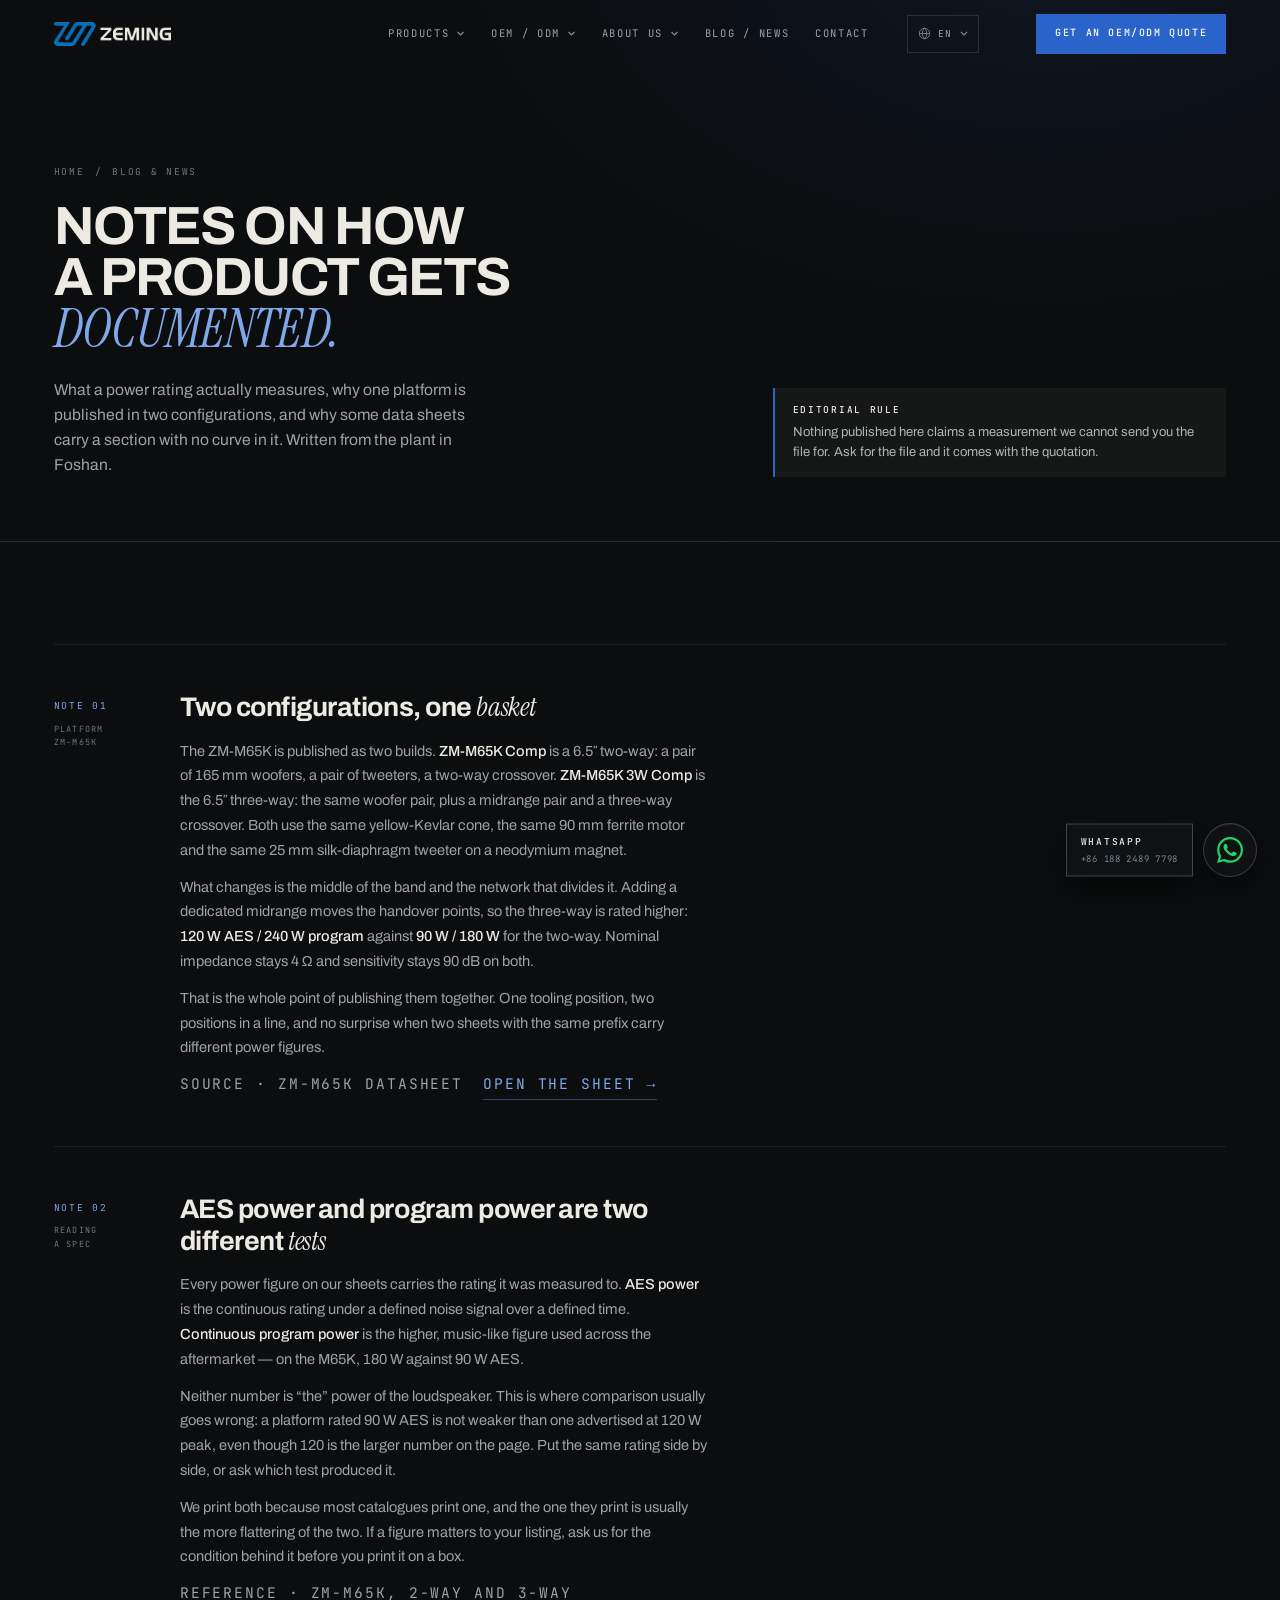
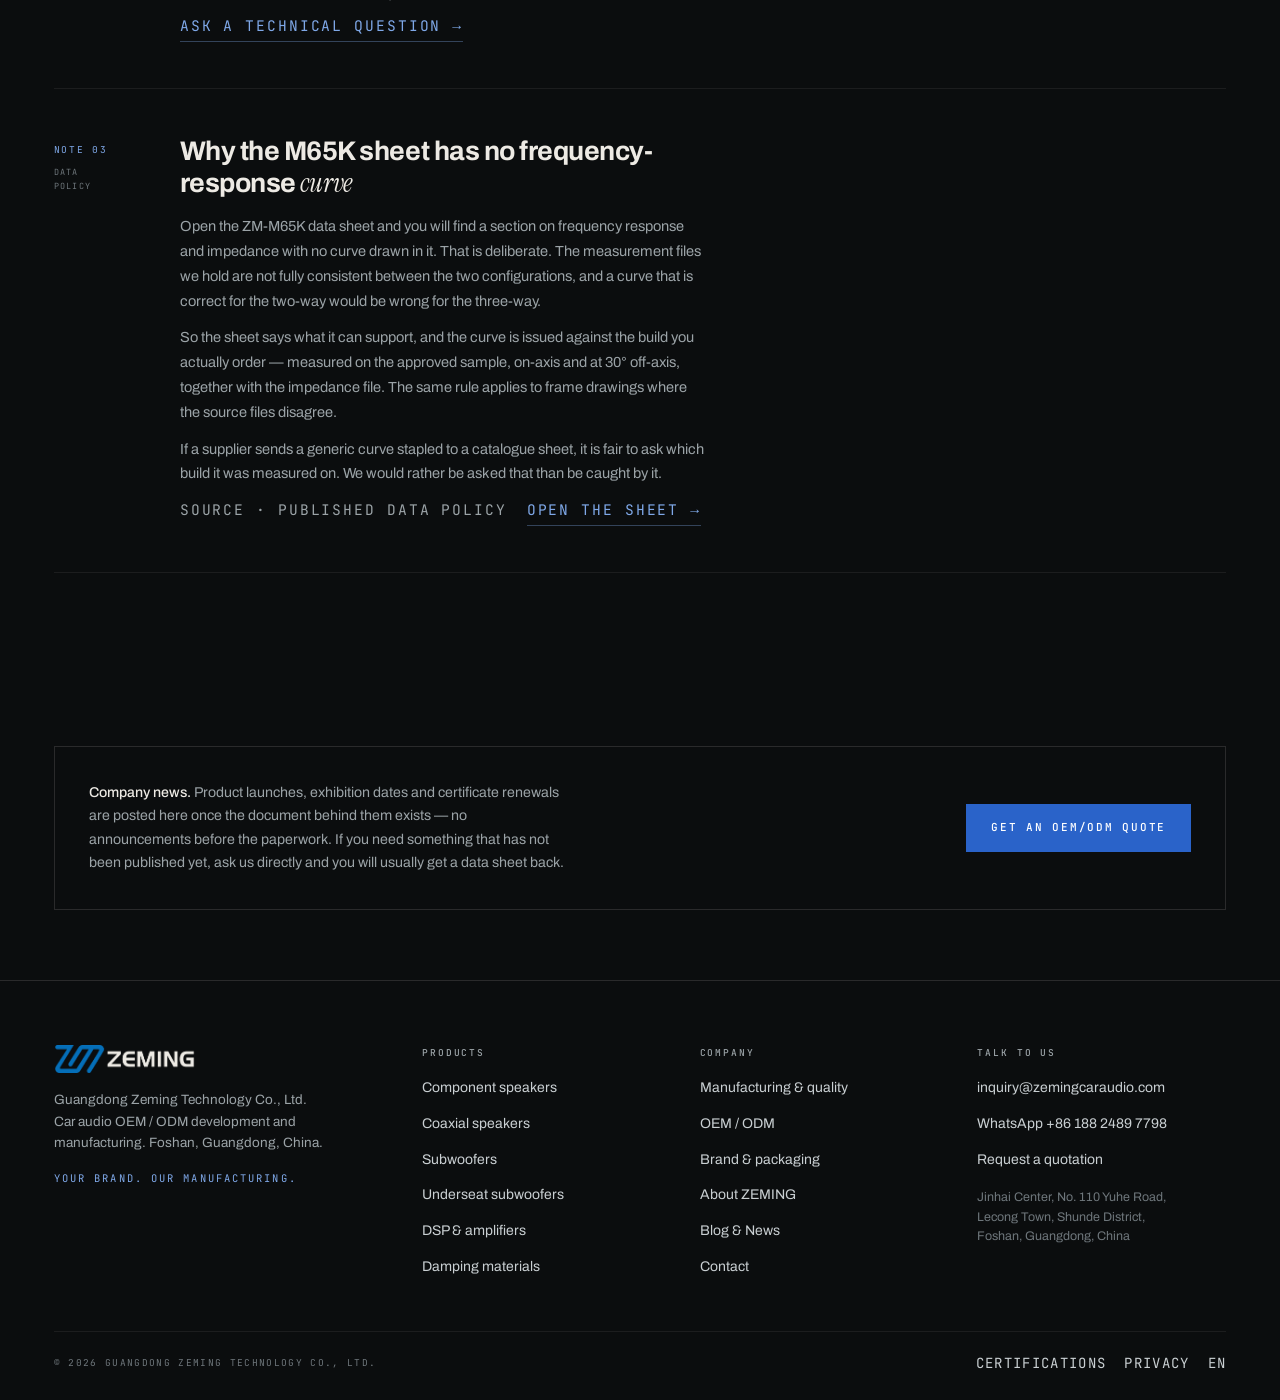
<file: news.html>
<!DOCTYPE html>
<html lang="en">
<head>
<meta charset="UTF-8">
<meta name="viewport" content="width=device-width, initial-scale=1">
<title>Blog &amp; News — Technical notes from the ZEMING plant</title>
<meta name="description" content="Technical notes on how ZEMING car audio platforms are rated and documented, plus company announcements from Guangdong Zeming Technology Co., Ltd.">
<link rel="stylesheet" href="assets/fonts.css">
<link rel="stylesheet" href="assets/site.css">
<link rel="stylesheet" href="assets/catalog.css">
<link rel="icon" href="assets/img/logo-header.png">
</head>
<body>
<a class="skip" href="#main">Skip to content</a>

<header class="nav" id="nav">
  <div class="nav__inner">
    <a class="nav__logo" href="index.html" aria-label="ZEMING CAR AUDIO — home">
      <img class="logo-d" src="assets/img/logo-header-dark.png" alt="ZEMING" width="1172" height="240">
    </a>
    <nav class="nav__links" aria-label="Primary">
      <div class="navm" data-navm>
        <a class="navm__btn" href="products.html#catalogue" aria-expanded="false" aria-haspopup="true" aria-controls="navm-products">Products <svg class="navm__caret" width="9" height="5" viewBox="0 0 8 5" fill="none" aria-hidden="true"><path d="M1 1l3 3 3-3" stroke="currentColor" stroke-width="1.2"/></svg></a>
        <div class="navm__panel navm__panel--mega" id="navm-products">
          <div class="mega">
            <div class="mega__head">
              <span class="mega__kicker">Product catalogue</span>
              <span class="mega__count">30 platforms &middot; 8 categories</span>
            </div>
            <div class="mega__body">
              <div class="mega__left">
                <p class="mega__label">By family</p>
                <div class="mega__cols">
                  <a class="mega__item" href="products.html#component"><span>Component speakers</span><em>10</em></a>
                  <a class="mega__item" href="products.html#subwoofer"><span>Subwoofers</span><em>8</em></a>
                  <a class="mega__item" href="products.html#coaxial"><span>Coaxial speakers</span><em>6</em></a>
                  <a class="mega__item" href="products.html#activebass"><span>Underseat subwoofers</span><em>2</em></a>
                  <a class="mega__item" href="products.html#midrange"><span>Mid &amp; full-range</span><em>2</em></a>
                  <a class="mega__item" href="products.html#amp"><span>DSP &amp; amplifiers</span><em>1</em></a>
                  <a class="mega__item" href="products.html#tweeter"><span>Tweeters</span><em>1</em></a>
                  <a class="mega__item" href="contact.html?topic=damping"><span>Damping &amp; insulation</span><em>&mdash;</em></a>
                </div>
                <p class="mega__note">Sizes, finishes and configurations are confirmed per model.</p>
              </div>
              <a class="mega__feat" href="product-zm-m65k.html">
                <span class="mega__shot"><img src="assets/img/opt/nav-m65k.webp" alt="ZM-M65K 2-way + 3-way component platform" width="520" height="341"></span>
                <span class="mega__meta">
                  <span class="mega__tag">Featured platform</span>
                  <b>ZM-M65K</b>
                  <small>6.5&Prime; &middot; 2-way + 3-way platform</small>
                </span>
                <span class="mega__go">View platform <svg width="13" height="9" viewBox="0 0 14 10" fill="none" aria-hidden="true"><path d="M9 1l4 4-4 4M1 5h12" stroke="currentColor" stroke-width="1.3"/></svg></span>
              </a>
            </div>
            <div class="mega__foot">
              <a href="products.html#catalogue">All 30 platforms <svg width="13" height="9" viewBox="0 0 14 10" fill="none" aria-hidden="true"><path d="M9 1l4 4-4 4M1 5h12" stroke="currentColor" stroke-width="1.3"/></svg></a>
              <a href="contact.html">Request a data sheet <svg width="13" height="9" viewBox="0 0 14 10" fill="none" aria-hidden="true"><path d="M9 1l4 4-4 4M1 5h12" stroke="currentColor" stroke-width="1.3"/></svg></a>
            </div>
          </div>
        </div>
      </div>

      <div class="navm" data-navm>
        <a class="navm__btn" href="oem-odm.html" aria-expanded="false" aria-haspopup="true" aria-controls="navm-oem">OEM / ODM <svg class="navm__caret" width="9" height="5" viewBox="0 0 8 5" fill="none" aria-hidden="true"><path d="M1 1l3 3 3-3" stroke="currentColor" stroke-width="1.2"/></svg></a>
        <div class="navm__panel navm__panel--mega" id="navm-oem">
          <div class="mega">
            <div class="mega__head">
              <span class="mega__kicker">Development &amp; manufacturing</span>
              <span class="mega__count">7 steps &middot; 5 changeable areas</span>
            </div>
            <div class="mega__body">
              <div class="mega__left">
                <div class="mega__cols">
                  <a class="mega__item" href="oem-odm.html"><span><b>OEM / ODM overview</b><small>Define &rarr; produce</small></span><em>01</em></a>
                  <a class="mega__item" href="capabilities.html#production"><span><b>Manufacturing</b><small>Four production stages</small></span><em>02</em></a>
                  <a class="mega__item" href="oem-odm.html#process"><span><b>The seven steps</b><small>One gate per step</small></span><em>03</em></a>
                  <a class="mega__item" href="capabilities.html#quality"><span><b>Quality control</b><small>Checked before release</small></span><em>04</em></a>
                  <a class="mega__item" href="oem-odm.html#change"><span><b>What can change</b><small>Five areas per project</small></span><em>05</em></a>
                  <a class="mega__item" href="capabilities.html#certification"><span><b>Certifications</b><small>CE &middot; RoHS &middot; REACH &middot; MSDS</small></span><em>06</em></a>
                  <a class="mega__item" href="brand-studio.html"><span><b>Brand &amp; packaging</b><small>Logo, finish, artwork</small></span><em>07</em></a>
                  <a class="mega__item" href="contact.html"><span><b>Start a project</b><small>Three lines, one reply</small></span><em>08</em></a>
                </div>
              </div>
              <a class="mega__feat" href="capabilities.html">
                <span class="mega__shot"><img src="assets/img/opt/nav-oem.webp" alt="Operators assembling and inspecting speakers at the Foshan plant" width="560" height="373"></span>
                <span class="mega__meta">
                  <span class="mega__tag">Inside the plant</span>
                  <b>Foshan facility</b>
                  <small>Assembly &middot; QC &middot; final release</small>
                </span>
                <span class="mega__go">View capabilities <svg width="13" height="9" viewBox="0 0 14 10" fill="none" aria-hidden="true"><path d="M9 1l4 4-4 4M1 5h12" stroke="currentColor" stroke-width="1.3"/></svg></span>
              </a>
            </div>
            <div class="mega__foot">
              <a href="capabilities.html">Manufacturing &amp; quality <svg width="13" height="9" viewBox="0 0 14 10" fill="none" aria-hidden="true"><path d="M9 1l4 4-4 4M1 5h12" stroke="currentColor" stroke-width="1.3"/></svg></a>
              <a href="contact.html">Start a project <svg width="13" height="9" viewBox="0 0 14 10" fill="none" aria-hidden="true"><path d="M9 1l4 4-4 4M1 5h12" stroke="currentColor" stroke-width="1.3"/></svg></a>
            </div>
          </div>
        </div>
      </div>

      <div class="navm" data-navm>
        <a class="navm__btn" href="company.html" aria-expanded="false" aria-haspopup="true" aria-controls="navm-about">About Us <svg class="navm__caret" width="9" height="5" viewBox="0 0 8 5" fill="none" aria-hidden="true"><path d="M1 1l3 3 3-3" stroke="currentColor" stroke-width="1.2"/></svg></a>
        <div class="navm__panel navm__panel--mega navm__panel--mega-end" id="navm-about">
          <div class="mega">
            <div class="mega__head">
              <span class="mega__kicker">The company</span>
              <span class="mega__count">Est. 2012 &middot; Foshan, Guangdong</span>
            </div>
            <div class="mega__body">
              <div class="mega__left">
                <div class="mega__cols mega__cols--rows3">
                  <a class="mega__item" href="company.html"><span><b>Company profile</b><small>R&amp;D to production</small></span><em>01</em></a>
                  <a class="mega__item" href="capabilities.html#production"><span><b>Manufacturing</b><small>Assembly, Foshan</small></span><em>02</em></a>
                  <a class="mega__item" href="company.html#facility"><span><b>Facility &amp; visit</b><small>Jinhai Center, Lecong</small></span><em>03</em></a>
                  <a class="mega__item" href="news.html"><span><b>Blog / News</b><small>Notes from the floor</small></span><em>04</em></a>
                  <a class="mega__item" href="capabilities.html#certification"><span><b>Certifications</b><small>CE &middot; RoHS &middot; REACH &middot; MSDS</small></span><em>05</em></a>
                  <a class="mega__item" href="contact.html"><span><b>Contact</b><small>Foshan, Guangdong</small></span><em>06</em></a>
                </div>
                <p class="mega__note">10,000 m&sup2; facility &middot; 8 product categories &middot; global aftermarket</p>
              </div>
              <a class="mega__feat" href="company.html">
                <span class="mega__shot"><img src="assets/img/opt/nav-about.webp" alt="ZEMING engineers working on a driver design and simulations" width="560" height="373"></span>
                <span class="mega__meta">
                  <span class="mega__tag">Since 2012</span>
                  <b>Your brand.</b>
                  <small>Our manufacturing.</small>
                </span>
                <span class="mega__go">Company profile <svg width="13" height="9" viewBox="0 0 14 10" fill="none" aria-hidden="true"><path d="M9 1l4 4-4 4M1 5h12" stroke="currentColor" stroke-width="1.3"/></svg></span>
              </a>
            </div>
            <div class="mega__foot">
              <a href="company.html">About ZEMING <svg width="13" height="9" viewBox="0 0 14 10" fill="none" aria-hidden="true"><path d="M9 1l4 4-4 4M1 5h12" stroke="currentColor" stroke-width="1.3"/></svg></a>
              <a href="contact.html">Contact us <svg width="13" height="9" viewBox="0 0 14 10" fill="none" aria-hidden="true"><path d="M9 1l4 4-4 4M1 5h12" stroke="currentColor" stroke-width="1.3"/></svg></a>
            </div>
          </div>
        </div>
      </div>

      <a class="nav__link" href="news.html" data-current="page">Blog / News</a>
      <a class="nav__link" href="contact.html">Contact</a>
    </nav>
    <div class="lang" data-lang>
      <button class="lang__btn" type="button" aria-expanded="false" aria-controls="langPanel" aria-label="Language: English">
        <svg width="13" height="13" viewBox="0 0 16 16" fill="none" aria-hidden="true"><circle cx="8" cy="8" r="6.4" stroke="currentColor" stroke-width="1.1"/><path d="M1.6 8h12.8M8 1.6c1.75 1.8 2.7 4 2.7 6.4S9.75 12.6 8 14.4C6.25 12.6 5.3 10.4 5.3 8S6.25 3.4 8 1.6z" stroke="currentColor" stroke-width="1.1"/></svg>
        <span class="lang__code">EN</span>
        <svg class="lang__caret" width="8" height="5" viewBox="0 0 8 5" fill="none" aria-hidden="true"><path d="M1 1l3 3 3-3" stroke="currentColor" stroke-width="1.2"/></svg>
      </button>
      <div class="lang__panel" id="langPanel" role="group" aria-label="Select language" hidden>
        <button class="lang__opt is-active" type="button" data-lang-code="en"><span class="lang__native">English</span><span class="lang__check" aria-hidden="true">✓</span></button>
        <button class="lang__opt" type="button" data-lang-code="zh"><span class="lang__native">中文</span><span class="lang__tag">Soon</span></button>
        <button class="lang__opt" type="button" data-lang-code="es"><span class="lang__native">Español</span><span class="lang__tag">Soon</span></button>
        <button class="lang__opt" type="button" data-lang-code="de"><span class="lang__native">Deutsch</span><span class="lang__tag">Soon</span></button>
        <button class="lang__opt" type="button" data-lang-code="fr"><span class="lang__native">Français</span><span class="lang__tag">Soon</span></button>
        <p class="lang__note" hidden></p>
      </div>
    </div>
    <div class="nav__cta"><a class="btn btn--brand" href="contact.html">Get an OEM/ODM Quote</a></div>
    <button class="nav__burger" aria-label="Open menu" aria-expanded="false" aria-controls="drawer"><span></span></button>
  </div>
</header>

<div class="drawer" id="drawer">
<div class="drawer__nav">
  <details class="dacc">
    <summary><span>Products</span><span class="dacc__n">01</span></summary>
    <div class="dacc__body">
      <a href="products.html#component"><span>Component speakers</span><i>10</i></a>
      <a href="products.html#subwoofer"><span>Subwoofers</span><i>8</i></a>
      <a href="products.html#coaxial"><span>Coaxial speakers</span><i>6</i></a>
      <a href="products.html#activebass"><span>Underseat subwoofers</span><i>2</i></a>
      <a href="products.html#midrange"><span>Mid &amp; full-range</span><i>2</i></a>
      <a href="products.html#amp"><span>DSP &amp; amplifiers</span><i>1</i></a>
      <a href="products.html#tweeter"><span>Tweeters</span><i>1</i></a>
      <a href="contact.html?topic=damping"><span>Damping &amp; insulation</span><i>&mdash;</i></a>
      <a href="products.html#catalogue" class="drawer__all"><span>All 30 platforms</span><i>&rarr;</i></a>
    </div>
  </details>
  <details class="dacc">
    <summary><span>OEM / ODM</span><span class="dacc__n">02</span></summary>
    <div class="dacc__body">
      <a href="oem-odm.html"><span>OEM / ODM overview</span></a>
      <a href="oem-odm.html#process"><span>The seven steps</span></a>
      <a href="oem-odm.html#change"><span>What can change</span></a>
      <a href="capabilities.html#production"><span>Manufacturing</span></a>
      <a href="capabilities.html#quality"><span>Quality control</span></a>
      <a href="brand-studio.html"><span>Brand &amp; packaging</span></a>
    </div>
  </details>
  <details class="dacc">
    <summary><span>About Us</span><span class="dacc__n">03</span></summary>
    <div class="dacc__body">
      <a href="company.html"><span>Company profile</span></a>
      <a href="company.html#facility"><span>Facility &amp; visit</span></a>
      <a href="capabilities.html#certification"><span>Certifications</span></a>
      <a href="contact.html"><span>Contact</span></a>
    </div>
  </details>
  <a href="news.html" class="drawer__top" style="border-bottom:1px solid var(--line-d-2)">Blog / News <span>04</span></a>
  <a href="contact.html" class="drawer__top">Contact <span>05</span></a>
  <div class="drawer__cta"><a class="btn btn--brand" href="contact.html">Get an OEM/ODM Quote</a></div>
</div>
  <div class="drawer__lang">
    <span class="mono">Language</span>
    <div class="lang-row">
      <button class="lang-chip is-active" type="button" data-lang-code="en">English</button>
      <button class="lang-chip" type="button" data-lang-code="zh">中文<span class="lang__tag">Soon</span></button>
      <button class="lang-chip" type="button" data-lang-code="es">Español<span class="lang__tag">Soon</span></button>
      <button class="lang-chip" type="button" data-lang-code="de">Deutsch<span class="lang__tag">Soon</span></button>
      <button class="lang-chip" type="button" data-lang-code="fr">Français<span class="lang__tag">Soon</span></button>
    </div>
    <p class="lang__note" hidden></p>
  </div>
  <div class="drawer__foot">
    <span class="mono">inquiry@zemingcaraudio.com</span>
    <span class="mono">+86 188 2489 7798 · WhatsApp</span>
    <span class="mono">Foshan, Guangdong, China</span>
  </div>
</div>

<main id="main">

<section class="phero">
  <div class="wrap">
    <div class="phero__grid">
      <div>
        <p class="phero__crumb"><a href="index.html">Home</a> <span>/</span> Blog &amp; News</p>
        <h1 class="phero__h reveal">Notes on how<br>a product gets <em>documented.</em></h1>
        <p class="phero__sub reveal" style="--i:1">What a power rating actually measures, why one platform is published in two configurations, and why some data sheets carry a section with no curve in it. Written from the plant in Foshan.</p>
      </div>
      <div class="phero__aside reveal" style="--i:2">
        <div class="hero__note">
          <b>Editorial rule</b>
          Nothing published here claims a measurement we cannot send you the file for. Ask for the file and it comes with the quotation.
        </div>
      </div>
    </div>
  </div>
</section>

<section class="section">
  <div class="wrap">
    <div class="notes">

      <article class="note reveal" id="n1">
        <div class="note__no">NOTE 01<span class="note__tag">Platform<br>ZM-M65K</span></div>
        <div>
          <h2>Two configurations, one <em>basket</em></h2>
          <p>The ZM-M65K is published as two builds. <b>ZM-M65K Comp</b> is a 6.5&#8243; two-way: a pair of 165 mm woofers, a pair of tweeters, a two-way crossover. <b>ZM-M65K 3W Comp</b> is the 6.5&#8243; three-way: the same woofer pair, plus a midrange pair and a three-way crossover. Both use the same yellow-Kevlar cone, the same 90 mm ferrite motor and the same 25 mm silk-diaphragm tweeter on a neodymium magnet.</p>
          <p>What changes is the middle of the band and the network that divides it. Adding a dedicated midrange moves the handover points, so the three-way is rated higher: <b>120 W AES / 240 W program</b> against <b>90 W / 180 W</b> for the two-way. Nominal impedance stays 4 &#937; and sensitivity stays 90 dB on both.</p>
          <p>That is the whole point of publishing them together. One tooling position, two positions in a line, and no surprise when two sheets with the same prefix carry different power figures.</p>
          <p class="note__meta"><span>Source &middot; ZM-M65K datasheet</span><a href="product-zm-m65k.html">Open the sheet &rarr;</a></p>
        </div>
      </article>

      <article class="note reveal" id="n2">
        <div class="note__no">NOTE 02<span class="note__tag">Reading<br>a spec</span></div>
        <div>
          <h2>AES power and program power are two different <em>tests</em></h2>
          <p>Every power figure on our sheets carries the rating it was measured to. <b>AES power</b> is the continuous rating under a defined noise signal over a defined time. <b>Continuous program power</b> is the higher, music-like figure used across the aftermarket &mdash; on the M65K, 180 W against 90 W AES.</p>
          <p>Neither number is &ldquo;the&rdquo; power of the loudspeaker. This is where comparison usually goes wrong: a platform rated 90 W AES is not weaker than one advertised at 120 W peak, even though 120 is the larger number on the page. Put the same rating side by side, or ask which test produced it.</p>
          <p>We print both because most catalogues print one, and the one they print is usually the more flattering of the two. If a figure matters to your listing, ask us for the condition behind it before you print it on a box.</p>
          <p class="note__meta"><span>Reference &middot; ZM-M65K, 2-way and 3-way</span><a href="contact.html">Ask a technical question &rarr;</a></p>
        </div>
      </article>

      <article class="note reveal" id="n3">
        <div class="note__no">NOTE 03<span class="note__tag">Data<br>policy</span></div>
        <div>
          <h2>Why the M65K sheet has no frequency-response <em>curve</em></h2>
          <p>Open the ZM-M65K data sheet and you will find a section on frequency response and impedance with no curve drawn in it. That is deliberate. The measurement files we hold are not fully consistent between the two configurations, and a curve that is correct for the two-way would be wrong for the three-way.</p>
          <p>So the sheet says what it can support, and the curve is issued against the build you actually order &mdash; measured on the approved sample, on-axis and at 30&deg; off-axis, together with the impedance file. The same rule applies to frame drawings where the source files disagree.</p>
          <p>If a supplier sends a generic curve stapled to a catalogue sheet, it is fair to ask which build it was measured on. We would rather be asked that than be caught by it.</p>
          <p class="note__meta"><span>Source &middot; published data policy</span><a href="product-zm-m65k.html">Open the sheet &rarr;</a></p>
        </div>
      </article>

    </div>
  </div>
</section>

<section class="section section--tight">
  <div class="wrap">
    <div class="newscall reveal">
      <p><b>Company news.</b> Product launches, exhibition dates and certificate renewals are posted here once the document behind them exists &mdash; no announcements before the paperwork. If you need something that has not been published yet, ask us directly and you will usually get a data sheet back.</p>
      <a class="btn btn--brand" href="contact.html">Get an OEM/ODM Quote</a>
    </div>
  </div>
</section>

</main>

<footer class="foot">
  <div class="wrap">
    <div class="foot__top">
      <div>
        <div class="foot__logo"><img src="assets/img/logo-footer-dark.png" alt="ZEMING" width="1220" height="240"></div>
        <p class="foot__blurb">Guangdong Zeming Technology Co., Ltd. Car audio OEM / ODM development and manufacturing. Foshan, Guangdong, China.</p>
        <p class="mono mt-4" style="color:#7FA8E8">Your brand. Our manufacturing.</p>
      </div>
      <div>
        <h4>Products</h4>
        <ul>
          <li><a href="products.html#component">Component speakers</a></li>
          <li><a href="products.html#coaxial">Coaxial speakers</a></li>
          <li><a href="products.html#subwoofer">Subwoofers</a></li>
          <li><a href="products.html#activebass">Underseat subwoofers</a></li>
          <li><a href="products.html#amp">DSP &amp; amplifiers</a></li>
          <li><a href="products.html">Damping materials</a></li>
        </ul>
      </div>
      <div>
        <h4>Company</h4>
        <ul>
          <li><a href="capabilities.html">Manufacturing &amp; quality</a></li>
          <li><a href="oem-odm.html">OEM / ODM</a></li>
          <li><a href="brand-studio.html">Brand &amp; packaging</a></li>
          <li><a href="company.html">About ZEMING</a></li>
          <li><a href="news.html">Blog &amp; News</a></li>
          <li><a href="contact.html">Contact</a></li>
        </ul>
      </div>
      <div>
        <h4>Talk to us</h4>
        <ul>
          <li><a href="mailto:inquiry@zemingcaraudio.com">inquiry@zemingcaraudio.com</a></li>
          <li><a href="https://wa.me/8618824897798" target="_blank" rel="noopener">WhatsApp +86 188 2489 7798</a></li>
          <li><a href="contact.html">Request a quotation</a></li>
        </ul>
        <p class="small-note mt-4" style="color:#6E767B">Jinhai Center, No. 110 Yuhe Road,<br>Lecong Town, Shunde District,<br>Foshan, Guangdong, China</p>
      </div>
    </div>
    <div class="foot__bottom">
      <span>© 2026 Guangdong Zeming Technology Co., Ltd.</span>
      <div>
        <a href="company.html">Certifications</a>
        <a href="contact.html">Privacy</a>
        <a href="index.html">EN</a>
      </div>
    </div>
  </div>
</footer>

<style>
.factgrid { display: grid; grid-template-columns: repeat(2, minmax(0,1fr)); gap: 1px; background: var(--line-d-2); border: 1px solid var(--line-d-2); }
@media (min-width: 860px) { .factgrid { grid-template-columns: repeat(3, minmax(0,1fr)); } }
.fact { background: var(--ink); padding: 22px 20px; }
.fact span { display: block; font-family: var(--f-mono); font-size: 9px; letter-spacing: .16em; text-transform: uppercase; color: #6E767B; }
.fact b { display: block; margin-top: 8px; font-family: var(--f-display); font-weight: 650; font-size: clamp(1.05rem,1.6vw,1.3rem); letter-spacing: -.02em; }
</style>
<!-- WhatsApp floating contact -->
<a class="wafab" href="https://wa.me/8618824897798?text=Hello%20ZEMING%2C%20I%20would%20like%20to%20discuss%20a%20car%20audio%20project." target="_blank" rel="noopener" aria-label="Chat with ZEMING on WhatsApp, +86 188 2489 7798 (opens in a new tab)">
  <svg viewBox="0 0 24 24" aria-hidden="true" focusable="false"><path d="M17.472 14.382c-.297-.149-1.758-.867-2.03-.967-.273-.099-.471-.148-.67.15-.197.297-.767.966-.94 1.164-.173.199-.347.223-.644.075-.297-.15-1.255-.463-2.39-1.475-.883-.788-1.48-1.761-1.653-2.059-.173-.297-.018-.458.13-.606.134-.133.298-.347.446-.52.149-.174.198-.298.298-.497.099-.198.05-.371-.025-.52-.075-.149-.669-1.612-.916-2.207-.242-.579-.487-.5-.669-.51-.173-.008-.371-.01-.57-.01-.198 0-.52.074-.792.372-.272.297-1.04 1.016-1.04 2.479 0 1.462 1.065 2.875 1.213 3.074.149.198 2.096 3.2 5.077 4.487.709.306 1.262.489 1.694.625.712.227 1.36.195 1.871.118.571-.085 1.758-.719 2.006-1.413.248-.694.248-1.289.173-1.413-.074-.124-.272-.198-.57-.347m-5.421 7.403h-.004a9.87 9.87 0 01-5.031-1.378l-.361-.214-3.741.982.998-3.648-.235-.374a9.86 9.86 0 01-1.51-5.26c.001-5.45 4.436-9.884 9.888-9.884 2.64 0 5.122 1.03 6.988 2.898a9.825 9.825 0 012.893 6.994c-.003 5.45-4.437 9.884-9.885 9.884m8.413-18.297A11.815 11.815 0 0012.05 0C5.495 0 .16 5.335.157 11.892c0 2.096.547 4.142 1.588 5.945L.057 24l6.305-1.654a11.882 11.882 0 005.683 1.448h.005c6.554 0 11.89-5.335 11.893-11.893a11.821 11.821 0 00-3.48-8.413Z" fill="currentColor"/></svg>
  <span class="wafab__tip" aria-hidden="true"><b>WhatsApp</b><small>+86 188 2489 7798</small></span>
</a>
<script src="assets/site.js"></script>
</body>
</html>
</file>
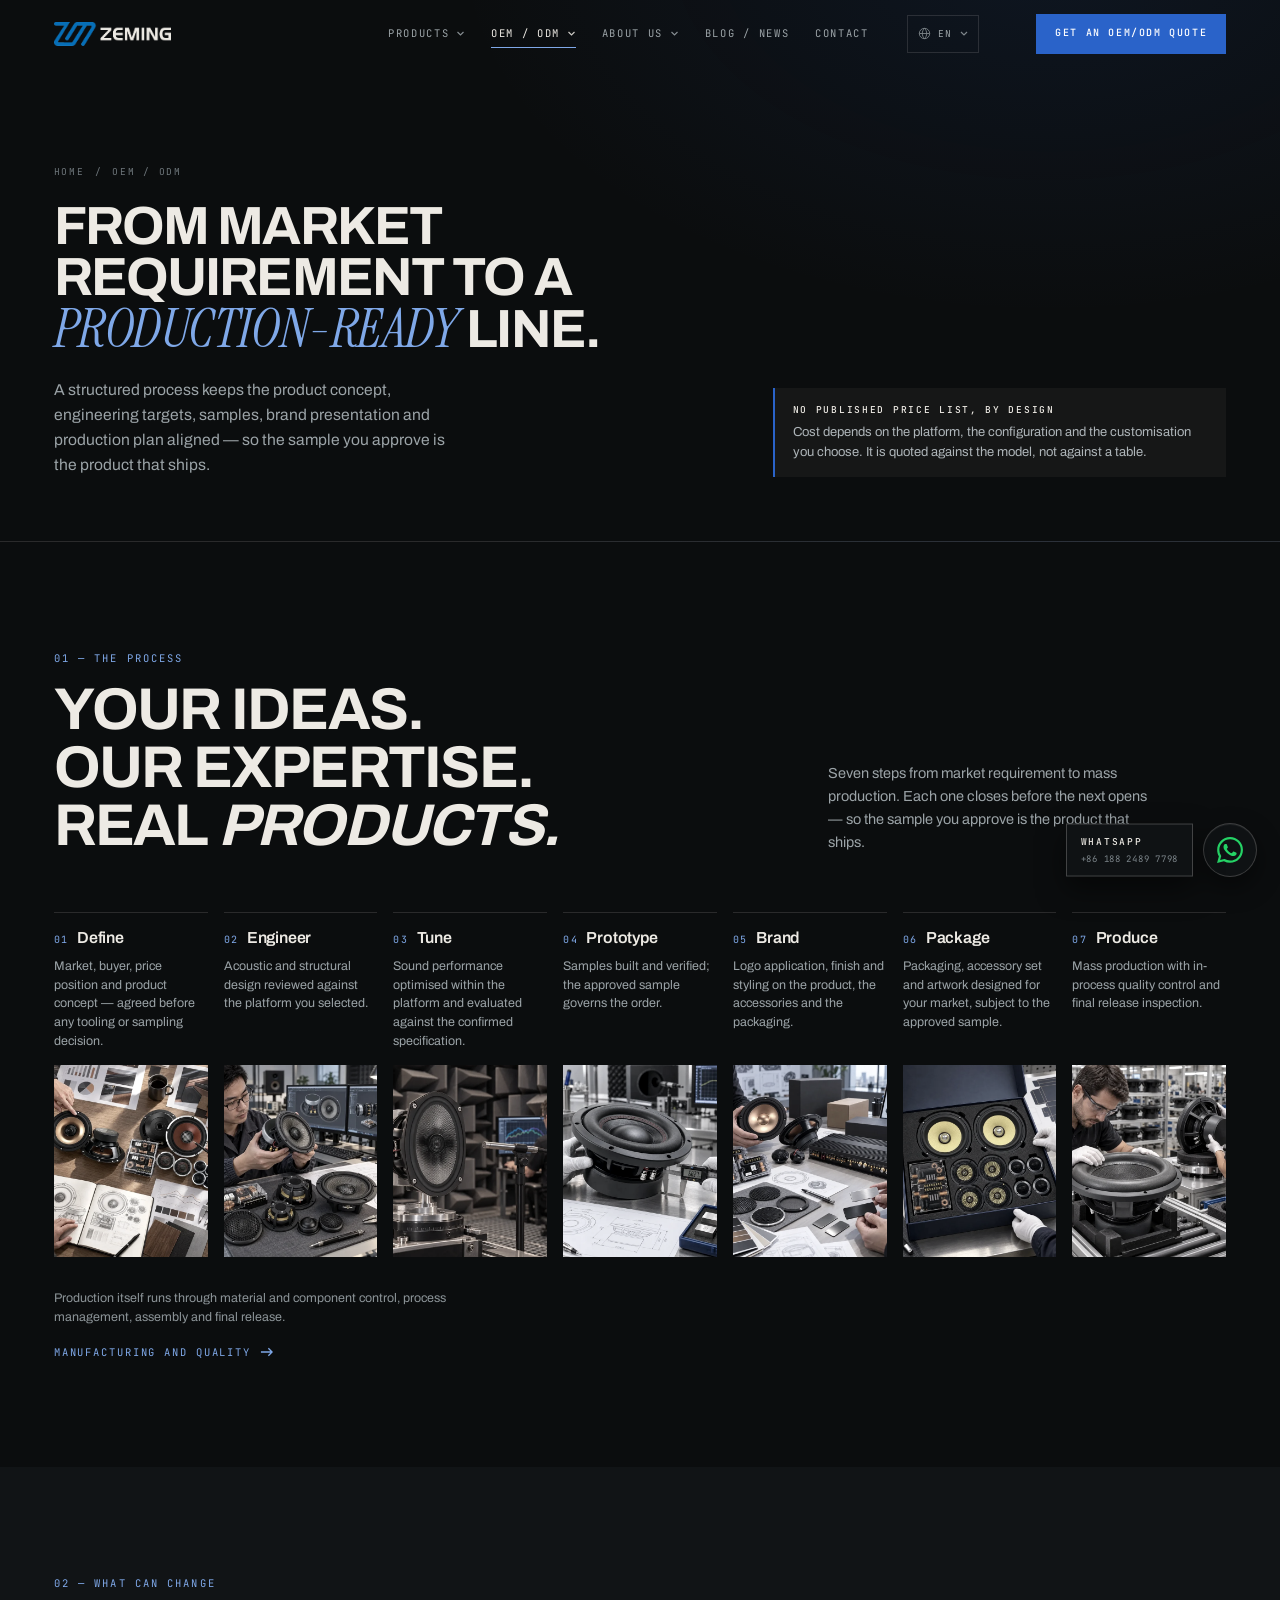
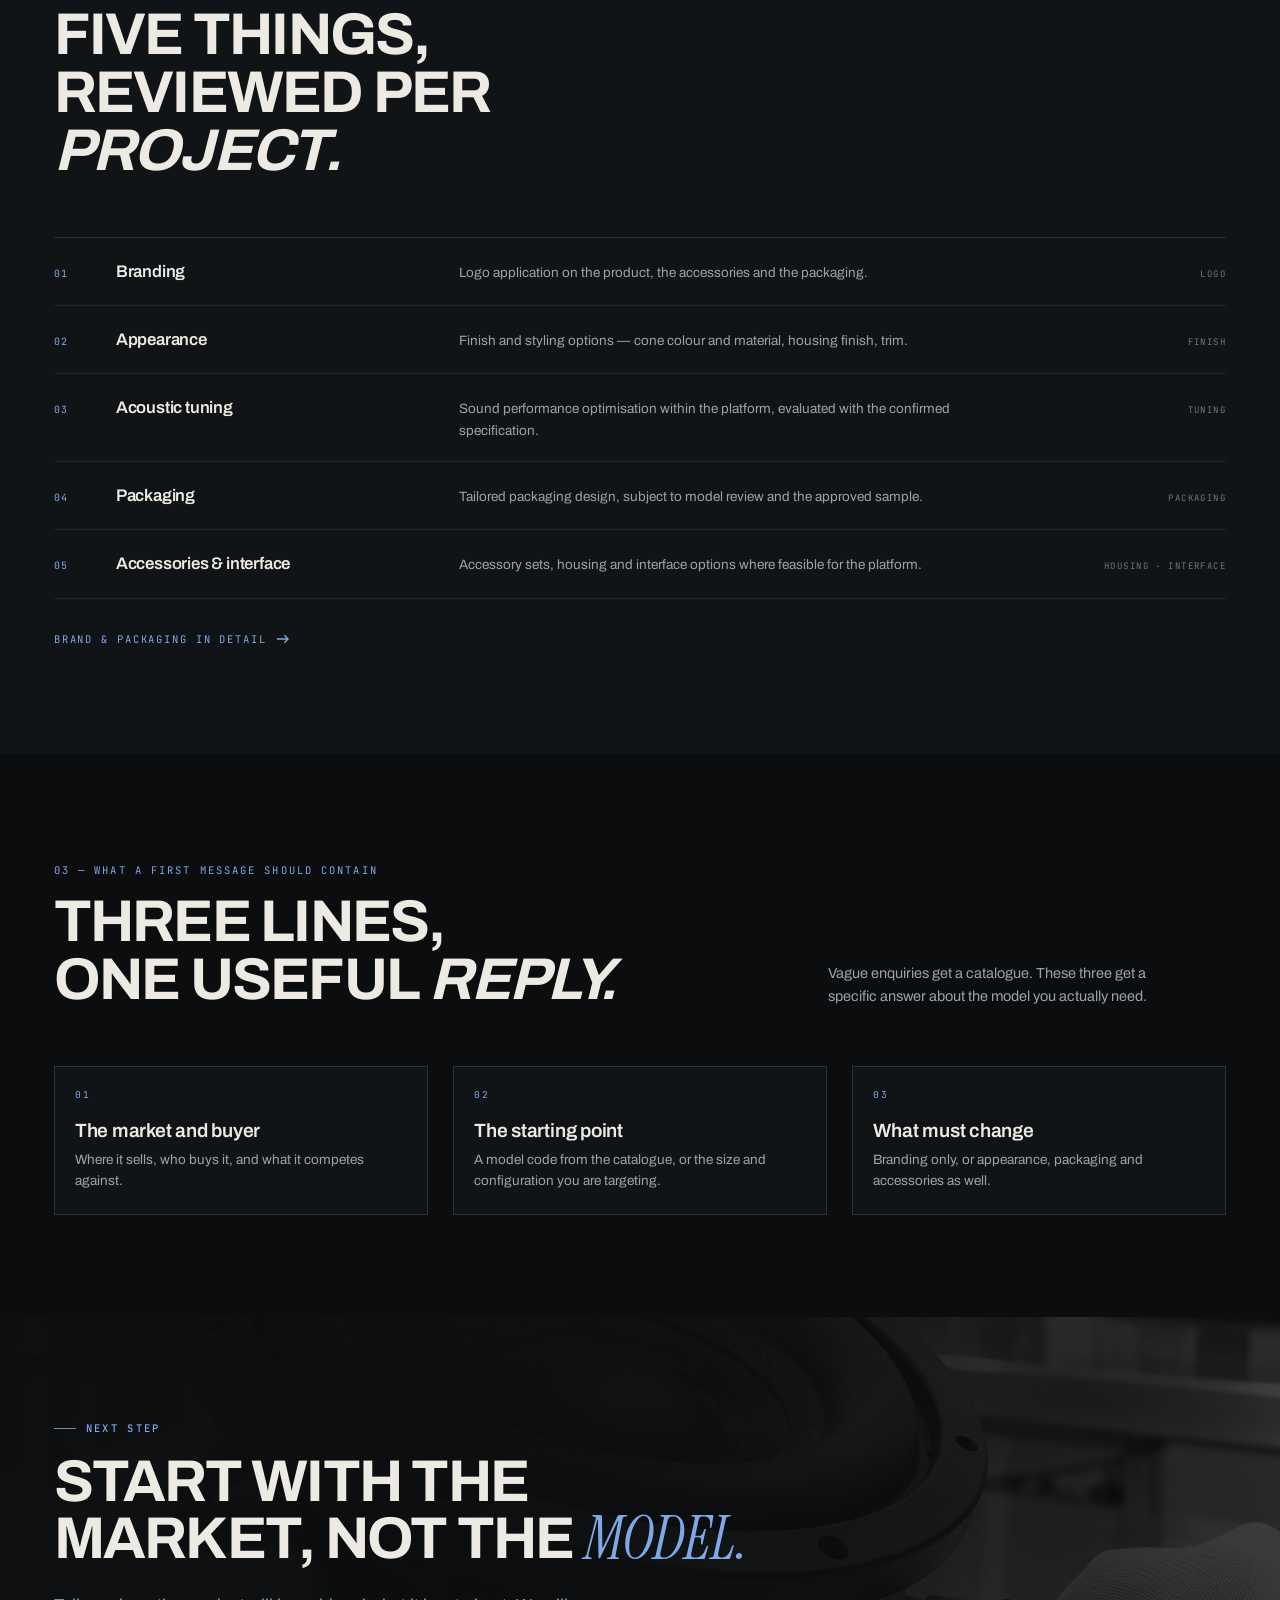
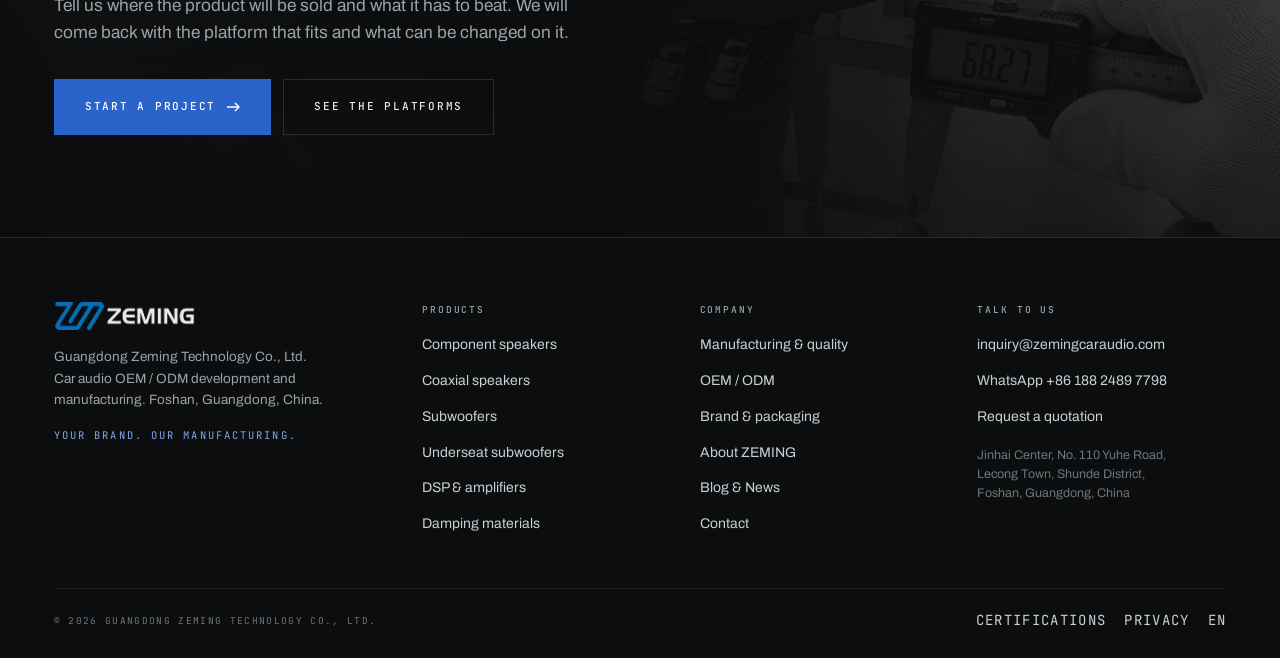
<file: oem-odm.html>
<!DOCTYPE html>
<html lang="en">
<head>
<meta charset="UTF-8">
<meta name="viewport" content="width=device-width, initial-scale=1">
<title>OEM / ODM Process — From Market Requirement to Production | ZEMING</title>
<meta name="description" content="How a ZEMING OEM / ODM car audio project runs, in seven steps: define, engineer, tune, prototype, brand, package, produce. Branding, appearance, acoustic tuning and packaging are reviewed per project and confirmed before sampling.">
<link rel="stylesheet" href="assets/fonts.css">
<link rel="stylesheet" href="assets/site.css">
<link rel="stylesheet" href="assets/catalog.css">
<link rel="icon" href="assets/img/logo-header.png">
</head>
<body>
<a class="skip" href="#main">Skip to content</a>

<header class="nav" id="nav">
  <div class="nav__inner">
    <a class="nav__logo" href="index.html" aria-label="ZEMING CAR AUDIO — home">
      <img class="logo-d" src="assets/img/logo-header-dark.png" alt="ZEMING" width="1172" height="240">
    </a>
    <nav class="nav__links" aria-label="Primary">
      <div class="navm" data-navm>
        <a class="navm__btn" href="products.html#catalogue" aria-expanded="false" aria-haspopup="true" aria-controls="navm-products">Products <svg class="navm__caret" width="9" height="5" viewBox="0 0 8 5" fill="none" aria-hidden="true"><path d="M1 1l3 3 3-3" stroke="currentColor" stroke-width="1.2"/></svg></a>
        <div class="navm__panel navm__panel--mega" id="navm-products">
          <div class="mega">
            <div class="mega__head">
              <span class="mega__kicker">Product catalogue</span>
              <span class="mega__count">30 platforms &middot; 8 categories</span>
            </div>
            <div class="mega__body">
              <div class="mega__left">
                <p class="mega__label">By family</p>
                <div class="mega__cols">
                  <a class="mega__item" href="products.html#component"><span>Component speakers</span><em>10</em></a>
                  <a class="mega__item" href="products.html#subwoofer"><span>Subwoofers</span><em>8</em></a>
                  <a class="mega__item" href="products.html#coaxial"><span>Coaxial speakers</span><em>6</em></a>
                  <a class="mega__item" href="products.html#activebass"><span>Underseat subwoofers</span><em>2</em></a>
                  <a class="mega__item" href="products.html#midrange"><span>Mid &amp; full-range</span><em>2</em></a>
                  <a class="mega__item" href="products.html#amp"><span>DSP &amp; amplifiers</span><em>1</em></a>
                  <a class="mega__item" href="products.html#tweeter"><span>Tweeters</span><em>1</em></a>
                  <a class="mega__item" href="contact.html?topic=damping"><span>Damping &amp; insulation</span><em>&mdash;</em></a>
                </div>
                <p class="mega__note">Sizes, finishes and configurations are confirmed per model.</p>
              </div>
              <a class="mega__feat" href="product-zm-m65k.html">
                <span class="mega__shot"><img src="assets/img/opt/nav-m65k.webp" alt="ZM-M65K 2-way + 3-way component platform" width="520" height="341"></span>
                <span class="mega__meta">
                  <span class="mega__tag">Featured platform</span>
                  <b>ZM-M65K</b>
                  <small>6.5&Prime; &middot; 2-way + 3-way platform</small>
                </span>
                <span class="mega__go">View platform <svg width="13" height="9" viewBox="0 0 14 10" fill="none" aria-hidden="true"><path d="M9 1l4 4-4 4M1 5h12" stroke="currentColor" stroke-width="1.3"/></svg></span>
              </a>
            </div>
            <div class="mega__foot">
              <a href="products.html#catalogue">All 30 platforms <svg width="13" height="9" viewBox="0 0 14 10" fill="none" aria-hidden="true"><path d="M9 1l4 4-4 4M1 5h12" stroke="currentColor" stroke-width="1.3"/></svg></a>
              <a href="contact.html">Request a data sheet <svg width="13" height="9" viewBox="0 0 14 10" fill="none" aria-hidden="true"><path d="M9 1l4 4-4 4M1 5h12" stroke="currentColor" stroke-width="1.3"/></svg></a>
            </div>
          </div>
        </div>
      </div>

      <div class="navm" data-navm>
        <a class="navm__btn" href="oem-odm.html" aria-expanded="false" aria-haspopup="true" aria-controls="navm-oem" data-current="page">OEM / ODM <svg class="navm__caret" width="9" height="5" viewBox="0 0 8 5" fill="none" aria-hidden="true"><path d="M1 1l3 3 3-3" stroke="currentColor" stroke-width="1.2"/></svg></a>
        <div class="navm__panel navm__panel--mega" id="navm-oem">
          <div class="mega">
            <div class="mega__head">
              <span class="mega__kicker">Development &amp; manufacturing</span>
              <span class="mega__count">7 steps &middot; 5 changeable areas</span>
            </div>
            <div class="mega__body">
              <div class="mega__left">
                <div class="mega__cols">
                  <a class="mega__item" href="oem-odm.html"><span><b>OEM / ODM overview</b><small>Define &rarr; produce</small></span><em>01</em></a>
                  <a class="mega__item" href="capabilities.html#production"><span><b>Manufacturing</b><small>Four production stages</small></span><em>02</em></a>
                  <a class="mega__item" href="oem-odm.html#process"><span><b>The seven steps</b><small>One gate per step</small></span><em>03</em></a>
                  <a class="mega__item" href="capabilities.html#quality"><span><b>Quality control</b><small>Checked before release</small></span><em>04</em></a>
                  <a class="mega__item" href="oem-odm.html#change"><span><b>What can change</b><small>Five areas per project</small></span><em>05</em></a>
                  <a class="mega__item" href="capabilities.html#certification"><span><b>Certifications</b><small>CE &middot; RoHS &middot; REACH &middot; MSDS</small></span><em>06</em></a>
                  <a class="mega__item" href="brand-studio.html"><span><b>Brand &amp; packaging</b><small>Logo, finish, artwork</small></span><em>07</em></a>
                  <a class="mega__item" href="contact.html"><span><b>Start a project</b><small>Three lines, one reply</small></span><em>08</em></a>
                </div>
              </div>
              <a class="mega__feat" href="capabilities.html">
                <span class="mega__shot"><img src="assets/img/opt/nav-oem.webp" alt="Operators assembling and inspecting speakers at the Foshan plant" width="560" height="373"></span>
                <span class="mega__meta">
                  <span class="mega__tag">Inside the plant</span>
                  <b>Foshan facility</b>
                  <small>Assembly &middot; QC &middot; final release</small>
                </span>
                <span class="mega__go">View capabilities <svg width="13" height="9" viewBox="0 0 14 10" fill="none" aria-hidden="true"><path d="M9 1l4 4-4 4M1 5h12" stroke="currentColor" stroke-width="1.3"/></svg></span>
              </a>
            </div>
            <div class="mega__foot">
              <a href="capabilities.html">Manufacturing &amp; quality <svg width="13" height="9" viewBox="0 0 14 10" fill="none" aria-hidden="true"><path d="M9 1l4 4-4 4M1 5h12" stroke="currentColor" stroke-width="1.3"/></svg></a>
              <a href="contact.html">Start a project <svg width="13" height="9" viewBox="0 0 14 10" fill="none" aria-hidden="true"><path d="M9 1l4 4-4 4M1 5h12" stroke="currentColor" stroke-width="1.3"/></svg></a>
            </div>
          </div>
        </div>
      </div>

      <div class="navm" data-navm>
        <a class="navm__btn" href="company.html" aria-expanded="false" aria-haspopup="true" aria-controls="navm-about">About Us <svg class="navm__caret" width="9" height="5" viewBox="0 0 8 5" fill="none" aria-hidden="true"><path d="M1 1l3 3 3-3" stroke="currentColor" stroke-width="1.2"/></svg></a>
        <div class="navm__panel navm__panel--mega navm__panel--mega-end" id="navm-about">
          <div class="mega">
            <div class="mega__head">
              <span class="mega__kicker">The company</span>
              <span class="mega__count">Est. 2012 &middot; Foshan, Guangdong</span>
            </div>
            <div class="mega__body">
              <div class="mega__left">
                <div class="mega__cols mega__cols--rows3">
                  <a class="mega__item" href="company.html"><span><b>Company profile</b><small>R&amp;D to production</small></span><em>01</em></a>
                  <a class="mega__item" href="capabilities.html#production"><span><b>Manufacturing</b><small>Assembly, Foshan</small></span><em>02</em></a>
                  <a class="mega__item" href="company.html#facility"><span><b>Facility &amp; visit</b><small>Jinhai Center, Lecong</small></span><em>03</em></a>
                  <a class="mega__item" href="news.html"><span><b>Blog / News</b><small>Notes from the floor</small></span><em>04</em></a>
                  <a class="mega__item" href="capabilities.html#certification"><span><b>Certifications</b><small>CE &middot; RoHS &middot; REACH &middot; MSDS</small></span><em>05</em></a>
                  <a class="mega__item" href="contact.html"><span><b>Contact</b><small>Foshan, Guangdong</small></span><em>06</em></a>
                </div>
                <p class="mega__note">10,000 m&sup2; facility &middot; 8 product categories &middot; global aftermarket</p>
              </div>
              <a class="mega__feat" href="company.html">
                <span class="mega__shot"><img src="assets/img/opt/nav-about.webp" alt="ZEMING engineers working on a driver design and simulations" width="560" height="373"></span>
                <span class="mega__meta">
                  <span class="mega__tag">Since 2012</span>
                  <b>Your brand.</b>
                  <small>Our manufacturing.</small>
                </span>
                <span class="mega__go">Company profile <svg width="13" height="9" viewBox="0 0 14 10" fill="none" aria-hidden="true"><path d="M9 1l4 4-4 4M1 5h12" stroke="currentColor" stroke-width="1.3"/></svg></span>
              </a>
            </div>
            <div class="mega__foot">
              <a href="company.html">About ZEMING <svg width="13" height="9" viewBox="0 0 14 10" fill="none" aria-hidden="true"><path d="M9 1l4 4-4 4M1 5h12" stroke="currentColor" stroke-width="1.3"/></svg></a>
              <a href="contact.html">Contact us <svg width="13" height="9" viewBox="0 0 14 10" fill="none" aria-hidden="true"><path d="M9 1l4 4-4 4M1 5h12" stroke="currentColor" stroke-width="1.3"/></svg></a>
            </div>
          </div>
        </div>
      </div>

      <a class="nav__link" href="news.html">Blog / News</a>
      <a class="nav__link" href="contact.html">Contact</a>
    </nav>
    <div class="lang" data-lang>
      <button class="lang__btn" type="button" aria-expanded="false" aria-controls="langPanel" aria-label="Language: English">
        <svg width="13" height="13" viewBox="0 0 16 16" fill="none" aria-hidden="true"><circle cx="8" cy="8" r="6.4" stroke="currentColor" stroke-width="1.1"/><path d="M1.6 8h12.8M8 1.6c1.75 1.8 2.7 4 2.7 6.4S9.75 12.6 8 14.4C6.25 12.6 5.3 10.4 5.3 8S6.25 3.4 8 1.6z" stroke="currentColor" stroke-width="1.1"/></svg>
        <span class="lang__code">EN</span>
        <svg class="lang__caret" width="8" height="5" viewBox="0 0 8 5" fill="none" aria-hidden="true"><path d="M1 1l3 3 3-3" stroke="currentColor" stroke-width="1.2"/></svg>
      </button>
      <div class="lang__panel" id="langPanel" role="group" aria-label="Select language" hidden>
        <button class="lang__opt is-active" type="button" data-lang-code="en"><span class="lang__native">English</span><span class="lang__check" aria-hidden="true">✓</span></button>
        <button class="lang__opt" type="button" data-lang-code="zh"><span class="lang__native">中文</span><span class="lang__tag">Soon</span></button>
        <button class="lang__opt" type="button" data-lang-code="es"><span class="lang__native">Español</span><span class="lang__tag">Soon</span></button>
        <button class="lang__opt" type="button" data-lang-code="de"><span class="lang__native">Deutsch</span><span class="lang__tag">Soon</span></button>
        <button class="lang__opt" type="button" data-lang-code="fr"><span class="lang__native">Français</span><span class="lang__tag">Soon</span></button>
        <p class="lang__note" hidden></p>
      </div>
    </div>
    <div class="nav__cta"><a class="btn btn--brand" href="contact.html">Get an OEM/ODM Quote</a></div>
    <button class="nav__burger" aria-label="Open menu" aria-expanded="false" aria-controls="drawer"><span></span></button>
  </div>
</header>

<div class="drawer" id="drawer">
<div class="drawer__nav">
  <details class="dacc">
    <summary><span>Products</span><span class="dacc__n">01</span></summary>
    <div class="dacc__body">
      <a href="products.html#component"><span>Component speakers</span><i>10</i></a>
      <a href="products.html#subwoofer"><span>Subwoofers</span><i>8</i></a>
      <a href="products.html#coaxial"><span>Coaxial speakers</span><i>6</i></a>
      <a href="products.html#activebass"><span>Underseat subwoofers</span><i>2</i></a>
      <a href="products.html#midrange"><span>Mid &amp; full-range</span><i>2</i></a>
      <a href="products.html#amp"><span>DSP &amp; amplifiers</span><i>1</i></a>
      <a href="products.html#tweeter"><span>Tweeters</span><i>1</i></a>
      <a href="contact.html?topic=damping"><span>Damping &amp; insulation</span><i>&mdash;</i></a>
      <a href="products.html#catalogue" class="drawer__all"><span>All 30 platforms</span><i>&rarr;</i></a>
    </div>
  </details>
  <details class="dacc">
    <summary><span>OEM / ODM</span><span class="dacc__n">02</span></summary>
    <div class="dacc__body">
      <a href="oem-odm.html"><span>OEM / ODM overview</span></a>
      <a href="oem-odm.html#process"><span>The seven steps</span></a>
      <a href="oem-odm.html#change"><span>What can change</span></a>
      <a href="capabilities.html#production"><span>Manufacturing</span></a>
      <a href="capabilities.html#quality"><span>Quality control</span></a>
      <a href="brand-studio.html"><span>Brand &amp; packaging</span></a>
    </div>
  </details>
  <details class="dacc">
    <summary><span>About Us</span><span class="dacc__n">03</span></summary>
    <div class="dacc__body">
      <a href="company.html"><span>Company profile</span></a>
      <a href="company.html#facility"><span>Facility &amp; visit</span></a>
      <a href="capabilities.html#certification"><span>Certifications</span></a>
      <a href="contact.html"><span>Contact</span></a>
    </div>
  </details>
  <a href="news.html" class="drawer__top" style="border-bottom:1px solid var(--line-d-2)">Blog / News <span>04</span></a>
  <a href="contact.html" class="drawer__top">Contact <span>05</span></a>
  <div class="drawer__cta"><a class="btn btn--brand" href="contact.html">Get an OEM/ODM Quote</a></div>
</div>
  <div class="drawer__lang">
    <span class="mono">Language</span>
    <div class="lang-row">
      <button class="lang-chip is-active" type="button" data-lang-code="en">English</button>
      <button class="lang-chip" type="button" data-lang-code="zh">中文<span class="lang__tag">Soon</span></button>
      <button class="lang-chip" type="button" data-lang-code="es">Español<span class="lang__tag">Soon</span></button>
      <button class="lang-chip" type="button" data-lang-code="de">Deutsch<span class="lang__tag">Soon</span></button>
      <button class="lang-chip" type="button" data-lang-code="fr">Français<span class="lang__tag">Soon</span></button>
    </div>
    <p class="lang__note" hidden></p>
  </div>
  <div class="drawer__foot">
    <span class="mono">inquiry@zemingcaraudio.com</span>
    <span class="mono">+86 188 2489 7798 · WhatsApp</span>
    <span class="mono">Foshan, Guangdong, China</span>
  </div>
</div>

<main id="main">

<section class="phero">
  <div class="wrap">
    <div class="phero__grid">
      <div>
        <p class="phero__crumb"><a href="index.html">Home</a> <span>/</span> OEM / ODM</p>
        <h1 class="phero__h reveal">From market<br>requirement to a<br><em>production-ready</em> line.</h1>
        <p class="phero__sub reveal" style="--i:1">A structured process keeps the product concept, engineering targets, samples, brand presentation and production plan aligned — so the sample you approve is the product that ships.</p>
      </div>
      <div class="phero__aside reveal" style="--i:2">
        <div class="hero__note">
          <b>No published price list, by design</b>
          Cost depends on the platform, the configuration and the customisation you choose. It is quoted against the model, not against a table.
        </div>
      </div>
    </div>
  </div>
</section>

<section class="section" id="process">
  <div class="wrap">
    <div class="sec-head">
      <div>
        <p class="idx reveal">01 — The process</p>
        <h2 class="h-1 reveal" style="--i:1">Your ideas.<br>Our expertise.<br>Real <em>products.</em></h2>
      </div>
      <p class="sec-head__aside reveal" style="--i:2">Seven steps from market requirement to mass production. Each one closes before the next opens — so the sample you approve is the product that ships.</p>
    </div>

    <ol class="flow">
      <li class="flow__item reveal">
        <div class="flow__hd"><span class="flow__n">01</span><span class="flow__t">Define</span></div>
        <p class="flow__d">Market, buyer, price position and product concept — agreed before any tooling or sampling decision.</p>
        <div class="flow__media"><img src="assets/img/opt/flow-define.webp" alt="Speaker samples, crossover boards and sketches laid out for a product definition meeting" loading="lazy" width="560" height="700"></div>
      </li>
      <li class="flow__item reveal" style="--i:1">
        <div class="flow__hd"><span class="flow__n">02</span><span class="flow__t">Engineer</span></div>
        <p class="flow__d">Acoustic and structural design reviewed against the platform you selected.</p>
        <div class="flow__media"><img src="assets/img/opt/flow-engineer.webp" alt="Engineer comparing a driver against its CAD model on screen" loading="lazy" width="560" height="700"></div>
      </li>
      <li class="flow__item reveal" style="--i:2">
        <div class="flow__hd"><span class="flow__n">03</span><span class="flow__t">Tune</span></div>
        <p class="flow__d">Sound performance optimised within the platform and evaluated against the confirmed specification.</p>
        <div class="flow__media"><img src="assets/img/opt/flow-tune.webp" alt="Driver under measurement in an anechoic chamber with a calibrated microphone" loading="lazy" width="560" height="700"></div>
      </li>
      <li class="flow__item reveal" style="--i:3">
        <div class="flow__hd"><span class="flow__n">04</span><span class="flow__t">Prototype</span></div>
        <p class="flow__d">Samples built and verified; the approved sample governs the order.</p>
        <div class="flow__media"><img src="assets/img/opt/flow-prototype.webp" alt="Gloved hands assembling a prototype driver for verification" loading="lazy" width="560" height="700"></div>
      </li>
      <li class="flow__item reveal" style="--i:4">
        <div class="flow__hd"><span class="flow__n">05</span><span class="flow__t">Brand</span></div>
        <p class="flow__d">Logo application, finish and styling on the product, the accessories and the packaging.</p>
        <div class="flow__media"><img src="assets/img/opt/flow-brand.webp" alt="Brand plates, colour and finish samples reviewed next to finished speakers" loading="lazy" width="560" height="700"></div>
      </li>
      <li class="flow__item reveal" style="--i:5">
        <div class="flow__hd"><span class="flow__n">06</span><span class="flow__t">Package</span></div>
        <p class="flow__d">Packaging, accessory set and artwork designed for your market, subject to the approved sample.</p>
        <div class="flow__media"><img src="assets/img/opt/flow-package.webp" alt="Component speaker set packed in a custom foam-lined box" loading="lazy" width="560" height="700"></div>
      </li>
      <li class="flow__item reveal" style="--i:6">
        <div class="flow__hd"><span class="flow__n">07</span><span class="flow__t">Produce</span></div>
        <p class="flow__d">Mass production with in-process quality control and final release inspection.</p>
        <div class="flow__media"><img src="assets/img/opt/flow-produce.webp" alt="Operators inspecting subwoofer frames on the assembly line" loading="lazy" width="560" height="700"></div>
      </li>
    </ol>

    <p class="small-note mt-6">Production itself runs through material and component control, process management, assembly and final release.</p>
    <a class="tlink mt-4 reveal" href="capabilities.html">Manufacturing and quality
      <svg width="13" height="10" viewBox="0 0 14 10" fill="none" aria-hidden="true"><path d="M9 1l4 4-4 4M1 5h12" stroke="currentColor" stroke-width="1.4"/></svg>
    </a>
  </div>
</section>

<section class="section section--ink2" id="change">
  <div class="wrap">
    <div class="sec-head">
      <div>
        <p class="idx reveal">02 — What can change</p>
        <h2 class="h-1 reveal" style="--i:1">Five things,<br>reviewed per <em>project.</em></h2>
      </div>
      <p class="sec-head__aside reveal" style="--i:2">Each option is confirmed for feasibility against the platform and the quantity before sampling. Nothing is promised before that check.</p>
    </div>

    <div class="lev">
      <article class="lev__row reveal"><span class="lev__n">01</span><h3>Branding</h3><p>Logo application on the product, the accessories and the packaging.</p><span class="lev__tag">Logo</span></article>
      <article class="lev__row reveal" style="--i:1"><span class="lev__n">02</span><h3>Appearance</h3><p>Finish and styling options — cone colour and material, housing finish, trim.</p><span class="lev__tag">Finish</span></article>
      <article class="lev__row reveal" style="--i:2"><span class="lev__n">03</span><h3>Acoustic tuning</h3><p>Sound performance optimisation within the platform, evaluated with the confirmed specification.</p><span class="lev__tag">Tuning</span></article>
      <article class="lev__row reveal" style="--i:3"><span class="lev__n">04</span><h3>Packaging</h3><p>Tailored packaging design, subject to model review and the approved sample.</p><span class="lev__tag">Packaging</span></article>
      <article class="lev__row reveal" style="--i:4"><span class="lev__n">05</span><h3>Accessories &amp; interface</h3><p>Accessory sets, housing and interface options where feasible for the platform.</p><span class="lev__tag">Housing · interface</span></article>
    </div>
    <a class="tlink mt-6 reveal" href="brand-studio.html">Brand &amp; packaging in detail
      <svg width="13" height="10" viewBox="0 0 14 10" fill="none" aria-hidden="true"><path d="M9 1l4 4-4 4M1 5h12" stroke="currentColor" stroke-width="1.4"/></svg>
    </a>
  </div>
</section>

<section class="section">
  <div class="wrap">
    <div class="sec-head">
      <div>
        <p class="idx reveal">03 — What a first message should contain</p>
        <h2 class="h-1 reveal" style="--i:1">Three lines,<br>one useful <em>reply.</em></h2>
      </div>
      <p class="sec-head__aside reveal" style="--i:2">Vague enquiries get a catalogue. These three get a specific answer about the model you actually need.</p>
    </div>
    <div class="grid g3">
      <div class="card reveal"><div class="card__body"><p class="card__kicker">01</p><h3 class="h-3 mt-2">The market and buyer</h3><p class="card__desc">Where it sells, who buys it, and what it competes against.</p></div></div>
      <div class="card reveal" style="--i:1"><div class="card__body"><p class="card__kicker">02</p><h3 class="h-3 mt-2">The starting point</h3><p class="card__desc">A model code from the catalogue, or the size and configuration you are targeting.</p></div></div>
      <div class="card reveal" style="--i:2"><div class="card__body"><p class="card__kicker">03</p><h3 class="h-3 mt-2">What must change</h3><p class="card__desc">Branding only, or appearance, packaging and accessories as well.</p></div></div>
    </div>
  </div>
</section>

<section class="cta-band">
  <img class="cta-band__bg" src="assets/img/pic/scene-prototype.jpg" alt="" loading="lazy" aria-hidden="true">
  <div class="wrap cta-band__in">
    <p class="eyebrow reveal">Next step</p>
    <h2 class="h-1 mt-4 reveal" style="--i:1">Start with the<br>market, not the <em>model.</em></h2>
    <p class="lead mt-5 reveal" style="--i:2">Tell us where the product will be sold and what it has to beat. We will come back with the platform that fits and what can be changed on it.</p>
    <div class="btn-row mt-6 reveal" style="--i:3">
      <a class="btn btn--brand btn--lg" href="contact.html">Start a project
        <svg width="14" height="10" viewBox="0 0 14 10" fill="none" aria-hidden="true"><path d="M9 1l4 4-4 4M1 5h12" stroke="currentColor" stroke-width="1.4"/></svg>
      </a>
      <a class="btn btn--ghost btn--lg" href="products.html">See the platforms</a>
    </div>
  </div>
</section>

</main>

<footer class="foot">
  <div class="wrap">
    <div class="foot__top">
      <div>
        <div class="foot__logo"><img src="assets/img/logo-footer-dark.png" alt="ZEMING" width="1220" height="240"></div>
        <p class="foot__blurb">Guangdong Zeming Technology Co., Ltd. Car audio OEM / ODM development and manufacturing. Foshan, Guangdong, China.</p>
        <p class="mono mt-4" style="color:#7FA8E8">Your brand. Our manufacturing.</p>
      </div>
      <div>
        <h4>Products</h4>
        <ul>
          <li><a href="products.html#component">Component speakers</a></li>
          <li><a href="products.html#coaxial">Coaxial speakers</a></li>
          <li><a href="products.html#subwoofer">Subwoofers</a></li>
          <li><a href="products.html#activebass">Underseat subwoofers</a></li>
          <li><a href="products.html#amp">DSP &amp; amplifiers</a></li>
          <li><a href="products.html">Damping materials</a></li>
        </ul>
      </div>
      <div>
        <h4>Company</h4>
        <ul>
          <li><a href="capabilities.html">Manufacturing &amp; quality</a></li>
          <li><a href="oem-odm.html">OEM / ODM</a></li>
          <li><a href="brand-studio.html">Brand &amp; packaging</a></li>
          <li><a href="company.html">About ZEMING</a></li>
          <li><a href="news.html">Blog &amp; News</a></li>
          <li><a href="contact.html">Contact</a></li>
        </ul>
      </div>
      <div>
        <h4>Talk to us</h4>
        <ul>
          <li><a href="mailto:inquiry@zemingcaraudio.com">inquiry@zemingcaraudio.com</a></li>
          <li><a href="https://wa.me/8618824897798" target="_blank" rel="noopener">WhatsApp +86 188 2489 7798</a></li>
          <li><a href="contact.html">Request a quotation</a></li>
        </ul>
        <p class="small-note mt-4" style="color:#6E767B">Jinhai Center, No. 110 Yuhe Road,<br>Lecong Town, Shunde District,<br>Foshan, Guangdong, China</p>
      </div>
    </div>
    <div class="foot__bottom">
      <span>© 2026 Guangdong Zeming Technology Co., Ltd.</span>
      <div>
        <a href="company.html">Certifications</a>
        <a href="contact.html">Privacy</a>
        <a href="index.html">EN</a>
      </div>
    </div>
  </div>
</footer>

<style>
.lev { border-top: 1px solid var(--line-d); }
.lev__row { display: grid; grid-template-columns: 46px minmax(0,1fr); gap: 4px 16px; padding: 20px 0; border-bottom: 1px solid var(--line-d-2); transition: padding .3s var(--e); }
.lev__row:hover { padding-left: 10px; }
.lev__n { font-family: var(--f-mono); font-size: 10px; letter-spacing: .16em; color: var(--brand-lt); padding-top: 5px; }
.lev__row h3 { font-family: var(--f-display); font-weight: 600; font-size: 1.05rem; letter-spacing: -.012em; }
.lev__row p { font-size: 13.5px; line-height: 1.58; color: var(--on-ink-mut); margin-top: 4px; max-width: 64ch; }
.lev__tag { font-family: var(--f-mono); font-size: 9px; letter-spacing: .16em; text-transform: uppercase; color: #6E767B; margin-top: 8px; }
@media (min-width: 900px) {
  .lev__row { grid-template-columns: 46px minmax(0,.72fr) minmax(0,1.28fr) 170px; align-items: baseline; }
  .lev__row p { margin-top: 0; }
  .lev__tag { text-align: right; margin-top: 0; }
}
</style>
<!-- WhatsApp floating contact -->
<a class="wafab" href="https://wa.me/8618824897798?text=Hello%20ZEMING%2C%20I%20would%20like%20to%20discuss%20a%20car%20audio%20project." target="_blank" rel="noopener" aria-label="Chat with ZEMING on WhatsApp, +86 188 2489 7798 (opens in a new tab)">
  <svg viewBox="0 0 24 24" aria-hidden="true" focusable="false"><path d="M17.472 14.382c-.297-.149-1.758-.867-2.03-.967-.273-.099-.471-.148-.67.15-.197.297-.767.966-.94 1.164-.173.199-.347.223-.644.075-.297-.15-1.255-.463-2.39-1.475-.883-.788-1.48-1.761-1.653-2.059-.173-.297-.018-.458.13-.606.134-.133.298-.347.446-.52.149-.174.198-.298.298-.497.099-.198.05-.371-.025-.52-.075-.149-.669-1.612-.916-2.207-.242-.579-.487-.5-.669-.51-.173-.008-.371-.01-.57-.01-.198 0-.52.074-.792.372-.272.297-1.04 1.016-1.04 2.479 0 1.462 1.065 2.875 1.213 3.074.149.198 2.096 3.2 5.077 4.487.709.306 1.262.489 1.694.625.712.227 1.36.195 1.871.118.571-.085 1.758-.719 2.006-1.413.248-.694.248-1.289.173-1.413-.074-.124-.272-.198-.57-.347m-5.421 7.403h-.004a9.87 9.87 0 01-5.031-1.378l-.361-.214-3.741.982.998-3.648-.235-.374a9.86 9.86 0 01-1.51-5.26c.001-5.45 4.436-9.884 9.888-9.884 2.64 0 5.122 1.03 6.988 2.898a9.825 9.825 0 012.893 6.994c-.003 5.45-4.437 9.884-9.885 9.884m8.413-18.297A11.815 11.815 0 0012.05 0C5.495 0 .16 5.335.157 11.892c0 2.096.547 4.142 1.588 5.945L.057 24l6.305-1.654a11.882 11.882 0 005.683 1.448h.005c6.554 0 11.89-5.335 11.893-11.893a11.821 11.821 0 00-3.48-8.413Z" fill="currentColor"/></svg>
  <span class="wafab__tip" aria-hidden="true"><b>WhatsApp</b><small>+86 188 2489 7798</small></span>
</a>
<script src="assets/site.js"></script>
</body>
</html>
</file>
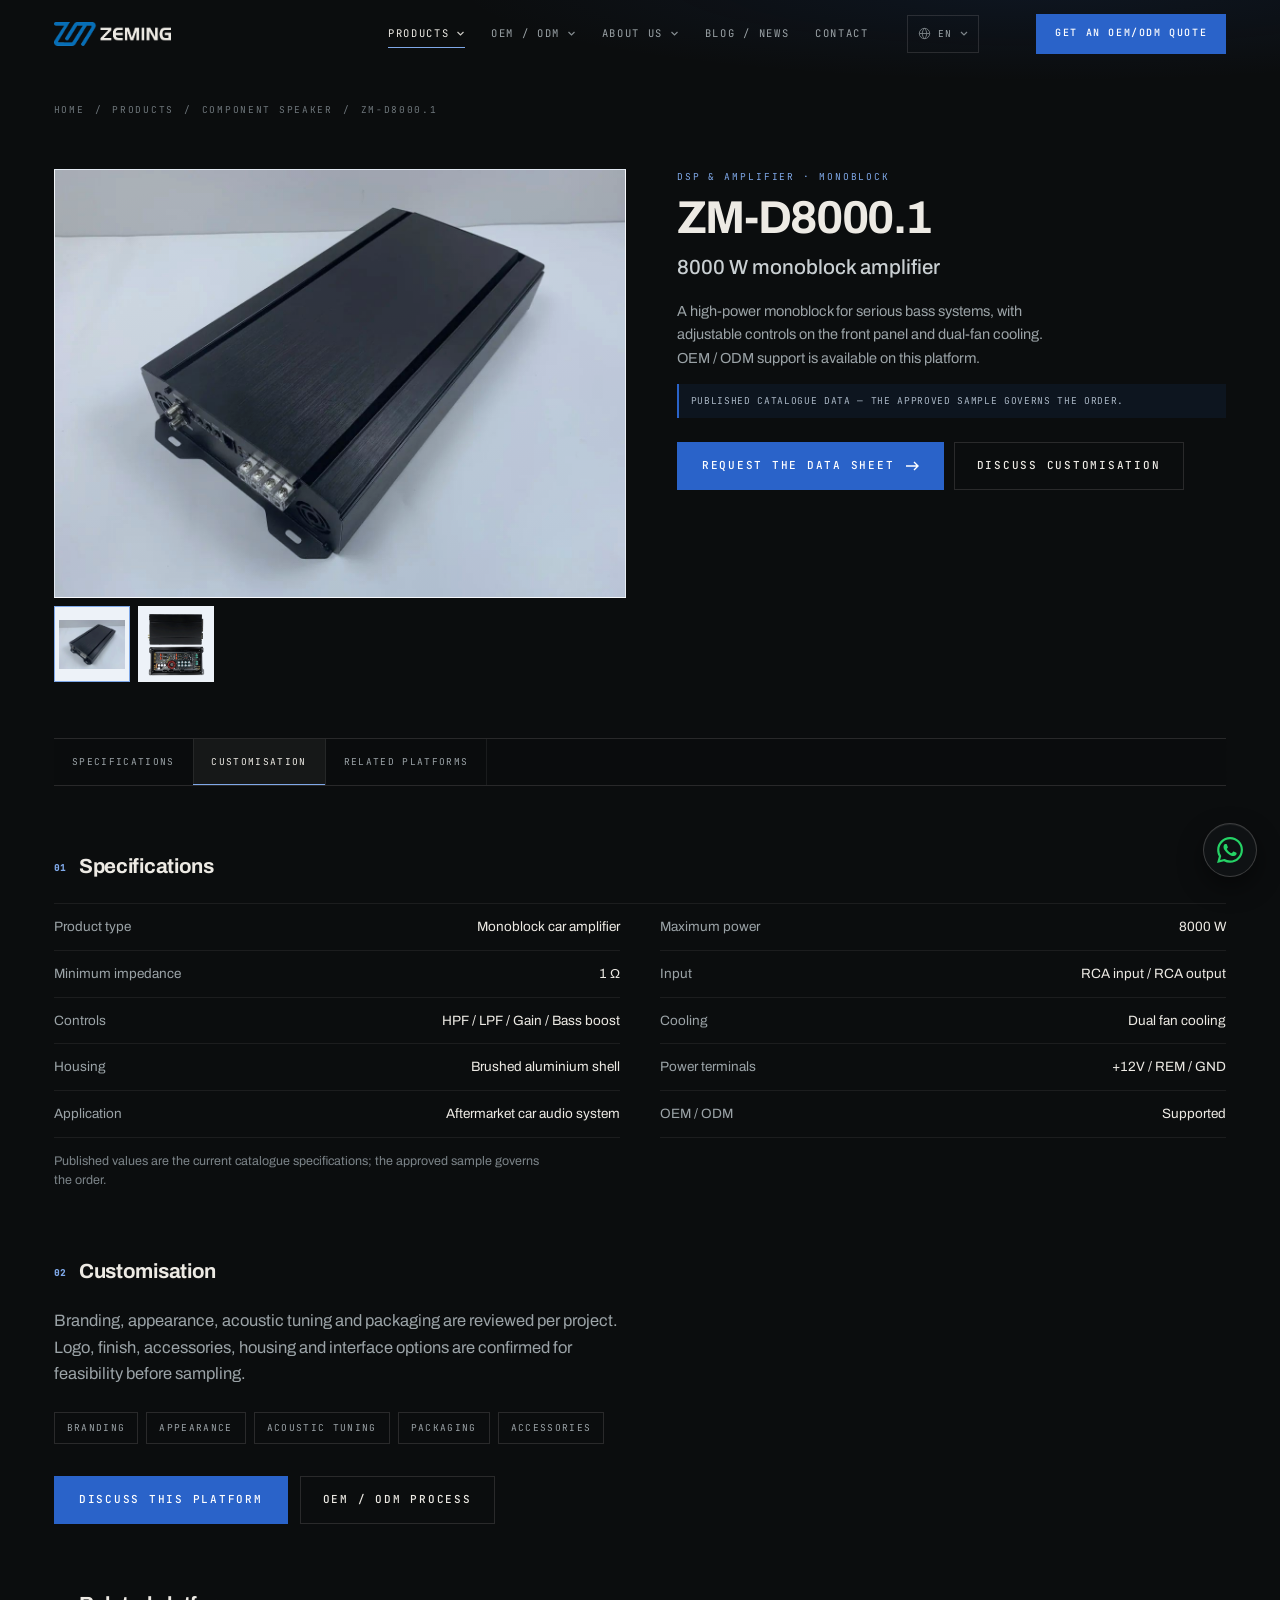
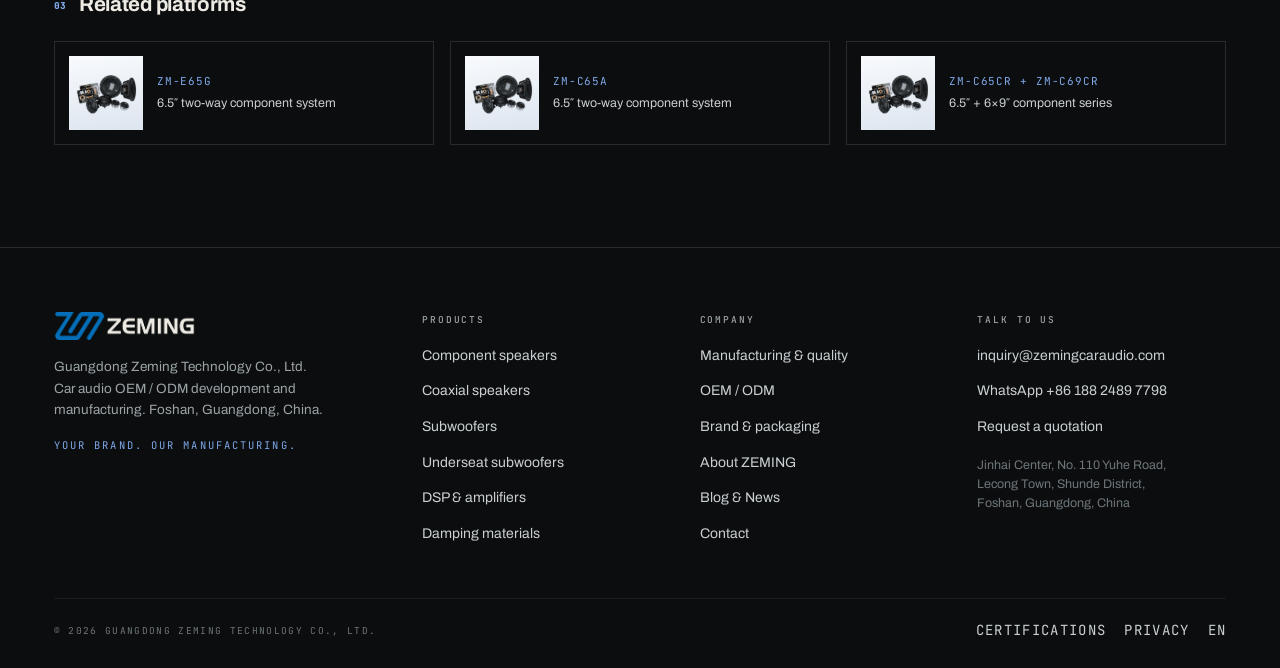
<file: product-zm-d8000-1.html>
<!DOCTYPE html>
<html lang="en">
<head>
<meta charset="UTF-8">
<meta name="viewport" content="width=device-width, initial-scale=1">
<title>ZM-D8000.1 — 8000 W monoblock amplifier | ZEMING</title>
<meta name="description" content="ZM-D8000.1 monoblock car amplifier: 8000 W maximum power, 1 Ω minimum impedance, dual-fan cooling, brushed aluminium housing.">
<link rel="stylesheet" href="assets/fonts.css">
<link rel="stylesheet" href="assets/site.css">
<link rel="stylesheet" href="assets/catalog.css">
<link rel="icon" href="assets/img/logo-header.png">
</head>
<body>
<a class="skip" href="#main">Skip to content</a>
<header class="nav" id="nav">
  <div class="nav__inner">
    <a class="nav__logo" href="index.html" aria-label="ZEMING CAR AUDIO — home">
      <img class="logo-d" src="assets/img/logo-header-dark.png" alt="ZEMING" width="1172" height="240">
    </a>
    <nav class="nav__links" aria-label="Primary">
      <div class="navm" data-navm>
        <a class="navm__btn" href="products.html#catalogue" aria-expanded="false" aria-haspopup="true" aria-controls="navm-products" data-current="page">Products <svg class="navm__caret" width="9" height="5" viewBox="0 0 8 5" fill="none" aria-hidden="true"><path d="M1 1l3 3 3-3" stroke="currentColor" stroke-width="1.2"/></svg></a>
        <div class="navm__panel navm__panel--mega" id="navm-products">
          <div class="mega">
            <div class="mega__head">
              <span class="mega__kicker">Product catalogue</span>
              <span class="mega__count">30 platforms &middot; 8 categories</span>
            </div>
            <div class="mega__body">
              <div class="mega__left">
                <p class="mega__label">By family</p>
                <div class="mega__cols">
                  <a class="mega__item" href="products.html#component"><span>Component speakers</span><em>10</em></a>
                  <a class="mega__item" href="products.html#subwoofer"><span>Subwoofers</span><em>8</em></a>
                  <a class="mega__item" href="products.html#coaxial"><span>Coaxial speakers</span><em>6</em></a>
                  <a class="mega__item" href="products.html#activebass"><span>Underseat subwoofers</span><em>2</em></a>
                  <a class="mega__item" href="products.html#midrange"><span>Mid &amp; full-range</span><em>2</em></a>
                  <a class="mega__item" href="products.html#amp"><span>DSP &amp; amplifiers</span><em>1</em></a>
                  <a class="mega__item" href="products.html#tweeter"><span>Tweeters</span><em>1</em></a>
                  <a class="mega__item" href="contact.html?topic=damping"><span>Damping &amp; insulation</span><em>&mdash;</em></a>
                </div>
                <p class="mega__note">Sizes, finishes and configurations are confirmed per model.</p>
              </div>
              <a class="mega__feat" href="product-zm-m65k.html">
                <span class="mega__shot"><img src="assets/img/opt/nav-m65k.webp" alt="ZM-M65K 2-way + 3-way component platform" width="520" height="341"></span>
                <span class="mega__meta">
                  <span class="mega__tag">Featured platform</span>
                  <b>ZM-M65K</b>
                  <small>6.5&Prime; &middot; 2-way + 3-way platform</small>
                </span>
                <span class="mega__go">View platform <svg width="13" height="9" viewBox="0 0 14 10" fill="none" aria-hidden="true"><path d="M9 1l4 4-4 4M1 5h12" stroke="currentColor" stroke-width="1.3"/></svg></span>
              </a>
            </div>
            <div class="mega__foot">
              <a href="products.html#catalogue">All 30 platforms <svg width="13" height="9" viewBox="0 0 14 10" fill="none" aria-hidden="true"><path d="M9 1l4 4-4 4M1 5h12" stroke="currentColor" stroke-width="1.3"/></svg></a>
              <a href="contact.html">Request a data sheet <svg width="13" height="9" viewBox="0 0 14 10" fill="none" aria-hidden="true"><path d="M9 1l4 4-4 4M1 5h12" stroke="currentColor" stroke-width="1.3"/></svg></a>
            </div>
          </div>
        </div>
      </div>

      <div class="navm" data-navm>
        <a class="navm__btn" href="oem-odm.html" aria-expanded="false" aria-haspopup="true" aria-controls="navm-oem">OEM / ODM <svg class="navm__caret" width="9" height="5" viewBox="0 0 8 5" fill="none" aria-hidden="true"><path d="M1 1l3 3 3-3" stroke="currentColor" stroke-width="1.2"/></svg></a>
        <div class="navm__panel navm__panel--mega" id="navm-oem">
          <div class="mega">
            <div class="mega__head">
              <span class="mega__kicker">Development &amp; manufacturing</span>
              <span class="mega__count">7 steps &middot; 5 changeable areas</span>
            </div>
            <div class="mega__body">
              <div class="mega__left">
                <div class="mega__cols">
                  <a class="mega__item" href="oem-odm.html"><span><b>OEM / ODM overview</b><small>Define &rarr; produce</small></span><em>01</em></a>
                  <a class="mega__item" href="capabilities.html#production"><span><b>Manufacturing</b><small>Four production stages</small></span><em>02</em></a>
                  <a class="mega__item" href="oem-odm.html#process"><span><b>The seven steps</b><small>One gate per step</small></span><em>03</em></a>
                  <a class="mega__item" href="capabilities.html#quality"><span><b>Quality control</b><small>Checked before release</small></span><em>04</em></a>
                  <a class="mega__item" href="oem-odm.html#change"><span><b>What can change</b><small>Five areas per project</small></span><em>05</em></a>
                  <a class="mega__item" href="capabilities.html#certification"><span><b>Certifications</b><small>CE &middot; RoHS &middot; REACH &middot; MSDS</small></span><em>06</em></a>
                  <a class="mega__item" href="brand-studio.html"><span><b>Brand &amp; packaging</b><small>Logo, finish, artwork</small></span><em>07</em></a>
                  <a class="mega__item" href="contact.html"><span><b>Start a project</b><small>Three lines, one reply</small></span><em>08</em></a>
                </div>
              </div>
              <a class="mega__feat" href="capabilities.html">
                <span class="mega__shot"><img src="assets/img/opt/nav-oem.webp" alt="Operators assembling and inspecting speakers at the Foshan plant" width="560" height="373"></span>
                <span class="mega__meta">
                  <span class="mega__tag">Inside the plant</span>
                  <b>Foshan facility</b>
                  <small>Assembly &middot; QC &middot; final release</small>
                </span>
                <span class="mega__go">View capabilities <svg width="13" height="9" viewBox="0 0 14 10" fill="none" aria-hidden="true"><path d="M9 1l4 4-4 4M1 5h12" stroke="currentColor" stroke-width="1.3"/></svg></span>
              </a>
            </div>
            <div class="mega__foot">
              <a href="capabilities.html">Manufacturing &amp; quality <svg width="13" height="9" viewBox="0 0 14 10" fill="none" aria-hidden="true"><path d="M9 1l4 4-4 4M1 5h12" stroke="currentColor" stroke-width="1.3"/></svg></a>
              <a href="contact.html">Start a project <svg width="13" height="9" viewBox="0 0 14 10" fill="none" aria-hidden="true"><path d="M9 1l4 4-4 4M1 5h12" stroke="currentColor" stroke-width="1.3"/></svg></a>
            </div>
          </div>
        </div>
      </div>

      <div class="navm" data-navm>
        <a class="navm__btn" href="company.html" aria-expanded="false" aria-haspopup="true" aria-controls="navm-about">About Us <svg class="navm__caret" width="9" height="5" viewBox="0 0 8 5" fill="none" aria-hidden="true"><path d="M1 1l3 3 3-3" stroke="currentColor" stroke-width="1.2"/></svg></a>
        <div class="navm__panel navm__panel--mega navm__panel--mega-end" id="navm-about">
          <div class="mega">
            <div class="mega__head">
              <span class="mega__kicker">The company</span>
              <span class="mega__count">Est. 2012 &middot; Foshan, Guangdong</span>
            </div>
            <div class="mega__body">
              <div class="mega__left">
                <div class="mega__cols mega__cols--rows3">
                  <a class="mega__item" href="company.html"><span><b>Company profile</b><small>R&amp;D to production</small></span><em>01</em></a>
                  <a class="mega__item" href="capabilities.html#production"><span><b>Manufacturing</b><small>Assembly, Foshan</small></span><em>02</em></a>
                  <a class="mega__item" href="company.html#facility"><span><b>Facility &amp; visit</b><small>Jinhai Center, Lecong</small></span><em>03</em></a>
                  <a class="mega__item" href="news.html"><span><b>Blog / News</b><small>Notes from the floor</small></span><em>04</em></a>
                  <a class="mega__item" href="capabilities.html#certification"><span><b>Certifications</b><small>CE &middot; RoHS &middot; REACH &middot; MSDS</small></span><em>05</em></a>
                  <a class="mega__item" href="contact.html"><span><b>Contact</b><small>Foshan, Guangdong</small></span><em>06</em></a>
                </div>
                <p class="mega__note">10,000 m&sup2; facility &middot; 8 product categories &middot; global aftermarket</p>
              </div>
              <a class="mega__feat" href="company.html">
                <span class="mega__shot"><img src="assets/img/opt/nav-about.webp" alt="ZEMING engineers working on a driver design and simulations" width="560" height="373"></span>
                <span class="mega__meta">
                  <span class="mega__tag">Since 2012</span>
                  <b>Your brand.</b>
                  <small>Our manufacturing.</small>
                </span>
                <span class="mega__go">Company profile <svg width="13" height="9" viewBox="0 0 14 10" fill="none" aria-hidden="true"><path d="M9 1l4 4-4 4M1 5h12" stroke="currentColor" stroke-width="1.3"/></svg></span>
              </a>
            </div>
            <div class="mega__foot">
              <a href="company.html">About ZEMING <svg width="13" height="9" viewBox="0 0 14 10" fill="none" aria-hidden="true"><path d="M9 1l4 4-4 4M1 5h12" stroke="currentColor" stroke-width="1.3"/></svg></a>
              <a href="contact.html">Contact us <svg width="13" height="9" viewBox="0 0 14 10" fill="none" aria-hidden="true"><path d="M9 1l4 4-4 4M1 5h12" stroke="currentColor" stroke-width="1.3"/></svg></a>
            </div>
          </div>
        </div>
      </div>

      <a class="nav__link" href="news.html">Blog / News</a>
      <a class="nav__link" href="contact.html">Contact</a>
    </nav>
    <div class="lang" data-lang>
      <button class="lang__btn" type="button" aria-expanded="false" aria-controls="langPanel" aria-label="Language: English">
        <svg width="13" height="13" viewBox="0 0 16 16" fill="none" aria-hidden="true"><circle cx="8" cy="8" r="6.4" stroke="currentColor" stroke-width="1.1"/><path d="M1.6 8h12.8M8 1.6c1.75 1.8 2.7 4 2.7 6.4S9.75 12.6 8 14.4C6.25 12.6 5.3 10.4 5.3 8S6.25 3.4 8 1.6z" stroke="currentColor" stroke-width="1.1"/></svg>
        <span class="lang__code">EN</span>
        <svg class="lang__caret" width="8" height="5" viewBox="0 0 8 5" fill="none" aria-hidden="true"><path d="M1 1l3 3 3-3" stroke="currentColor" stroke-width="1.2"/></svg>
      </button>
      <div class="lang__panel" id="langPanel" role="group" aria-label="Select language" hidden>
        <button class="lang__opt is-active" type="button" data-lang-code="en"><span class="lang__native">English</span><span class="lang__check" aria-hidden="true">✓</span></button>
        <button class="lang__opt" type="button" data-lang-code="zh"><span class="lang__native">中文</span><span class="lang__tag">Soon</span></button>
        <button class="lang__opt" type="button" data-lang-code="es"><span class="lang__native">Español</span><span class="lang__tag">Soon</span></button>
        <button class="lang__opt" type="button" data-lang-code="de"><span class="lang__native">Deutsch</span><span class="lang__tag">Soon</span></button>
        <button class="lang__opt" type="button" data-lang-code="fr"><span class="lang__native">Français</span><span class="lang__tag">Soon</span></button>
        <p class="lang__note" hidden></p>
      </div>
    </div>
    <div class="nav__cta"><a class="btn btn--brand" href="contact.html">Get an OEM/ODM Quote</a></div>
    <button class="nav__burger" aria-label="Open menu" aria-expanded="false" aria-controls="drawer"><span></span></button>
  </div>
</header>

<div class="drawer" id="drawer">
<div class="drawer__nav">
  <details class="dacc">
    <summary><span>Products</span><span class="dacc__n">01</span></summary>
    <div class="dacc__body">
      <a href="products.html#component"><span>Component speakers</span><i>10</i></a>
      <a href="products.html#subwoofer"><span>Subwoofers</span><i>8</i></a>
      <a href="products.html#coaxial"><span>Coaxial speakers</span><i>6</i></a>
      <a href="products.html#activebass"><span>Underseat subwoofers</span><i>2</i></a>
      <a href="products.html#midrange"><span>Mid &amp; full-range</span><i>2</i></a>
      <a href="products.html#amp"><span>DSP &amp; amplifiers</span><i>1</i></a>
      <a href="products.html#tweeter"><span>Tweeters</span><i>1</i></a>
      <a href="contact.html?topic=damping"><span>Damping &amp; insulation</span><i>&mdash;</i></a>
      <a href="products.html#catalogue" class="drawer__all"><span>All 30 platforms</span><i>&rarr;</i></a>
    </div>
  </details>
  <details class="dacc">
    <summary><span>OEM / ODM</span><span class="dacc__n">02</span></summary>
    <div class="dacc__body">
      <a href="oem-odm.html"><span>OEM / ODM overview</span></a>
      <a href="oem-odm.html#process"><span>The seven steps</span></a>
      <a href="oem-odm.html#change"><span>What can change</span></a>
      <a href="capabilities.html#production"><span>Manufacturing</span></a>
      <a href="capabilities.html#quality"><span>Quality control</span></a>
      <a href="brand-studio.html"><span>Brand &amp; packaging</span></a>
    </div>
  </details>
  <details class="dacc">
    <summary><span>About Us</span><span class="dacc__n">03</span></summary>
    <div class="dacc__body">
      <a href="company.html"><span>Company profile</span></a>
      <a href="company.html#facility"><span>Facility &amp; visit</span></a>
      <a href="capabilities.html#certification"><span>Certifications</span></a>
      <a href="contact.html"><span>Contact</span></a>
    </div>
  </details>
  <a href="news.html" class="drawer__top" style="border-bottom:1px solid var(--line-d-2)">Blog / News <span>04</span></a>
  <a href="contact.html" class="drawer__top">Contact <span>05</span></a>
  <div class="drawer__cta"><a class="btn btn--brand" href="contact.html">Get an OEM/ODM Quote</a></div>
</div>
  <div class="drawer__lang">
    <span class="mono">Language</span>
    <div class="lang-row">
      <button class="lang-chip is-active" type="button" data-lang-code="en">English</button>
      <button class="lang-chip" type="button" data-lang-code="zh">中文<span class="lang__tag">Soon</span></button>
      <button class="lang-chip" type="button" data-lang-code="es">Español<span class="lang__tag">Soon</span></button>
      <button class="lang-chip" type="button" data-lang-code="de">Deutsch<span class="lang__tag">Soon</span></button>
      <button class="lang-chip" type="button" data-lang-code="fr">Français<span class="lang__tag">Soon</span></button>
    </div>
    <p class="lang__note" hidden></p>
  </div>
  <div class="drawer__foot">
    <span class="mono">inquiry@zemingcaraudio.com</span>
    <span class="mono">+86 188 2489 7798 · WhatsApp</span>
    <span class="mono">Foshan, Guangdong, China</span>
  </div>
</div>
<main id="main">

<section class="phero phero--crumb">
  <div class="wrap">
    <p class="phero__crumb"><a href="index.html">Home</a> <span>/</span> <a href="products.html">Products</a> <span>/</span> <a href="products.html#component">Component speaker</a> <span>/</span> ZM-D8000.1</p>
  </div>
</section>

<section class="section" style="padding-top:clamp(18px,3vw,30px)">
  <div class="wrap">
    <div class="ds-top">
      <div class="ds-gallery reveal">
        <div class="ds-gallery__main"><img src="assets/img/pic/amp-d8000.jpg" alt="ZM-D8000.1 8000 W monoblock amplifier" width="1200" height="1200"></div>
        <div class="ds-thumbs"><button class="ds-thumb" data-src="assets/img/pic/amp-d8000.jpg" aria-pressed="true" aria-label="View image 1"><img src="assets/img/pic/amp-d8000.jpg" alt="" loading="lazy"></button><button class="ds-thumb" data-src="assets/img/pic/p-amp.png" aria-pressed="false" aria-label="View image 2"><img src="assets/img/pic/p-amp.png" alt="" loading="lazy"></button></div>
      </div>
      <div class="reveal" style="--i:1">
        <p class="ds-eyebrow">DSP &amp; amplifier · monoblock</p>
        <h1 class="ds-model">ZM-D8000.1</h1>
        <p class="ds-name">8000 W monoblock amplifier</p>
        <p class="ds-blurb">A high-power monoblock for serious bass systems, with adjustable controls on the front panel and dual-fan cooling. OEM / ODM support is available on this platform.</p>
        <p class="ds-flag">Published catalogue data — the approved sample governs the order.</p>
        <div class="ds-actions">
          <a class="btn btn--brand" href="contact.html?model=ZM-D8000.1">Request the data sheet
            <svg width="14" height="10" viewBox="0 0 14 10" fill="none" aria-hidden="true"><path d="M9 1l4 4-4 4M1 5h12" stroke="currentColor" stroke-width="1.4"/></svg>
          </a>
          <a class="btn btn--ghost" href="oem-odm.html">Discuss customisation</a>
        </div>
      </div>
    </div>

    <nav class="ds-nav" aria-label="Datasheet sections">
      <a href="#specs">Specifications</a>
      <a href="#custom">Customisation</a>
      <a href="#related">Related platforms</a>
    </nav>

    <section class="ds-sec" id="specs">
      <h2><span>01</span>Specifications</h2>
      <div class="pgrid"><div class="prow"><dt>Product type</dt><dd>Monoblock car amplifier</dd></div><div class="prow"><dt>Maximum power</dt><dd>8000 W</dd></div><div class="prow"><dt>Minimum impedance</dt><dd>1 Ω</dd></div><div class="prow"><dt>Input</dt><dd>RCA input / RCA output</dd></div><div class="prow"><dt>Controls</dt><dd>HPF / LPF / Gain / Bass boost</dd></div><div class="prow"><dt>Cooling</dt><dd>Dual fan cooling</dd></div><div class="prow"><dt>Housing</dt><dd>Brushed aluminium shell</dd></div><div class="prow"><dt>Power terminals</dt><dd>+12V / REM / GND</dd></div><div class="prow"><dt>Application</dt><dd>Aftermarket car audio system</dd></div><div class="prow"><dt>OEM / ODM</dt><dd>Supported</dd></div></div>
      <p class="ds-note">Published values are the current catalogue specifications; the approved sample governs the order.</p>
    </section>

    <section class="ds-sec" id="custom">
      <h2><span>02</span>Customisation</h2>
      <p class="body-copy" style="max-width:64ch">Branding, appearance, acoustic tuning and packaging are reviewed per project. Logo, finish, accessories, housing and interface options are confirmed for feasibility before sampling.</p>
      <div class="pill-row mt-5">
        <span class="pill">Branding</span><span class="pill">Appearance</span><span class="pill">Acoustic tuning</span>
        <span class="pill">Packaging</span><span class="pill">Accessories</span>
      </div>
      <div class="btn-row mt-6">
        <a class="btn btn--brand" href="contact.html?model=ZM-D8000.1">Discuss this platform</a>
        <a class="btn btn--ghost" href="oem-odm.html">OEM / ODM process</a>
      </div>
    </section>

    <section class="ds-sec" id="related">
      <h2><span>03</span>Related platforms</h2>
      <div class="relgrid"><a class="relcard" href="contact.html?model=ZM-E65G"><span class="relcard__img"><img src="assets/img/pic/p-component.png" alt="" loading="lazy"></span><span><span class="relcard__code">ZM-E65G</span><span class="relcard__name">6.5″ two-way component system</span></span></a><a class="relcard" href="contact.html?model=ZM-C65A"><span class="relcard__img"><img src="assets/img/pic/p-component.png" alt="" loading="lazy"></span><span><span class="relcard__code">ZM-C65A</span><span class="relcard__name">6.5″ two-way component system</span></span></a><a class="relcard" href="contact.html?model=ZM-C65CR + ZM-C69CR"><span class="relcard__img"><img src="assets/img/pic/p-component.png" alt="" loading="lazy"></span><span><span class="relcard__code">ZM-C65CR + ZM-C69CR</span><span class="relcard__name">6.5″ + 6×9″ component series</span></span></a></div>
    </section>
  </div>
</section>

</main>
<footer class="foot">
  <div class="wrap">
    <div class="foot__top">
      <div>
        <div class="foot__logo"><img src="assets/img/logo-footer-dark.png" alt="ZEMING" width="1220" height="240"></div>
        <p class="foot__blurb">Guangdong Zeming Technology Co., Ltd. Car audio OEM / ODM development and manufacturing. Foshan, Guangdong, China.</p>
        <p class="mono mt-4" style="color:#7FA8E8">Your brand. Our manufacturing.</p>
      </div>
      <div>
        <h4>Products</h4>
        <ul>
          <li><a href="products.html#component">Component speakers</a></li>
          <li><a href="products.html#coaxial">Coaxial speakers</a></li>
          <li><a href="products.html#subwoofer">Subwoofers</a></li>
          <li><a href="products.html#activebass">Underseat subwoofers</a></li>
          <li><a href="products.html#amp">DSP &amp; amplifiers</a></li>
          <li><a href="products.html">Damping materials</a></li>
        </ul>
      </div>
      <div>
        <h4>Company</h4>
        <ul>
          <li><a href="capabilities.html">Manufacturing &amp; quality</a></li>
          <li><a href="oem-odm.html">OEM / ODM</a></li>
          <li><a href="brand-studio.html">Brand &amp; packaging</a></li>
          <li><a href="company.html">About ZEMING</a></li>
          <li><a href="news.html">Blog &amp; News</a></li>
          <li><a href="contact.html">Contact</a></li>
        </ul>
      </div>
      <div>
        <h4>Talk to us</h4>
        <ul>
          <li><a href="mailto:inquiry@zemingcaraudio.com">inquiry@zemingcaraudio.com</a></li>
          <li><a href="https://wa.me/8618824897798" target="_blank" rel="noopener">WhatsApp +86 188 2489 7798</a></li>
          <li><a href="contact.html">Request a quotation</a></li>
        </ul>
        <p class="small-note mt-4" style="color:#6E767B">Jinhai Center, No. 110 Yuhe Road,<br>Lecong Town, Shunde District,<br>Foshan, Guangdong, China</p>
      </div>
    </div>
    <div class="foot__bottom">
      <span>© 2026 Guangdong Zeming Technology Co., Ltd.</span>
      <div>
        <a href="company.html">Certifications</a>
        <a href="contact.html">Privacy</a>
        <a href="index.html">EN</a>
      </div>
    </div>
  </div>
</footer><!-- WhatsApp floating contact -->
<a class="wafab" href="https://wa.me/8618824897798?text=Hello%20ZEMING%2C%20I%20would%20like%20to%20discuss%20a%20car%20audio%20project." target="_blank" rel="noopener" aria-label="Chat with ZEMING on WhatsApp, +86 188 2489 7798 (opens in a new tab)">
  <svg viewBox="0 0 24 24" aria-hidden="true" focusable="false"><path d="M17.472 14.382c-.297-.149-1.758-.867-2.03-.967-.273-.099-.471-.148-.67.15-.197.297-.767.966-.94 1.164-.173.199-.347.223-.644.075-.297-.15-1.255-.463-2.39-1.475-.883-.788-1.48-1.761-1.653-2.059-.173-.297-.018-.458.13-.606.134-.133.298-.347.446-.52.149-.174.198-.298.298-.497.099-.198.05-.371-.025-.52-.075-.149-.669-1.612-.916-2.207-.242-.579-.487-.5-.669-.51-.173-.008-.371-.01-.57-.01-.198 0-.52.074-.792.372-.272.297-1.04 1.016-1.04 2.479 0 1.462 1.065 2.875 1.213 3.074.149.198 2.096 3.2 5.077 4.487.709.306 1.262.489 1.694.625.712.227 1.36.195 1.871.118.571-.085 1.758-.719 2.006-1.413.248-.694.248-1.289.173-1.413-.074-.124-.272-.198-.57-.347m-5.421 7.403h-.004a9.87 9.87 0 01-5.031-1.378l-.361-.214-3.741.982.998-3.648-.235-.374a9.86 9.86 0 01-1.51-5.26c.001-5.45 4.436-9.884 9.888-9.884 2.64 0 5.122 1.03 6.988 2.898a9.825 9.825 0 012.893 6.994c-.003 5.45-4.437 9.884-9.885 9.884m8.413-18.297A11.815 11.815 0 0012.05 0C5.495 0 .16 5.335.157 11.892c0 2.096.547 4.142 1.588 5.945L.057 24l6.305-1.654a11.882 11.882 0 005.683 1.448h.005c6.554 0 11.89-5.335 11.893-11.893a11.821 11.821 0 00-3.48-8.413Z" fill="currentColor"/></svg>
  <span class="wafab__tip" aria-hidden="true"><b>WhatsApp</b><small>+86 188 2489 7798</small></span>
</a>
<script src="assets/site.js"></script>
<script src="assets/catalog.js"></script>
</body>
</html>
</file>
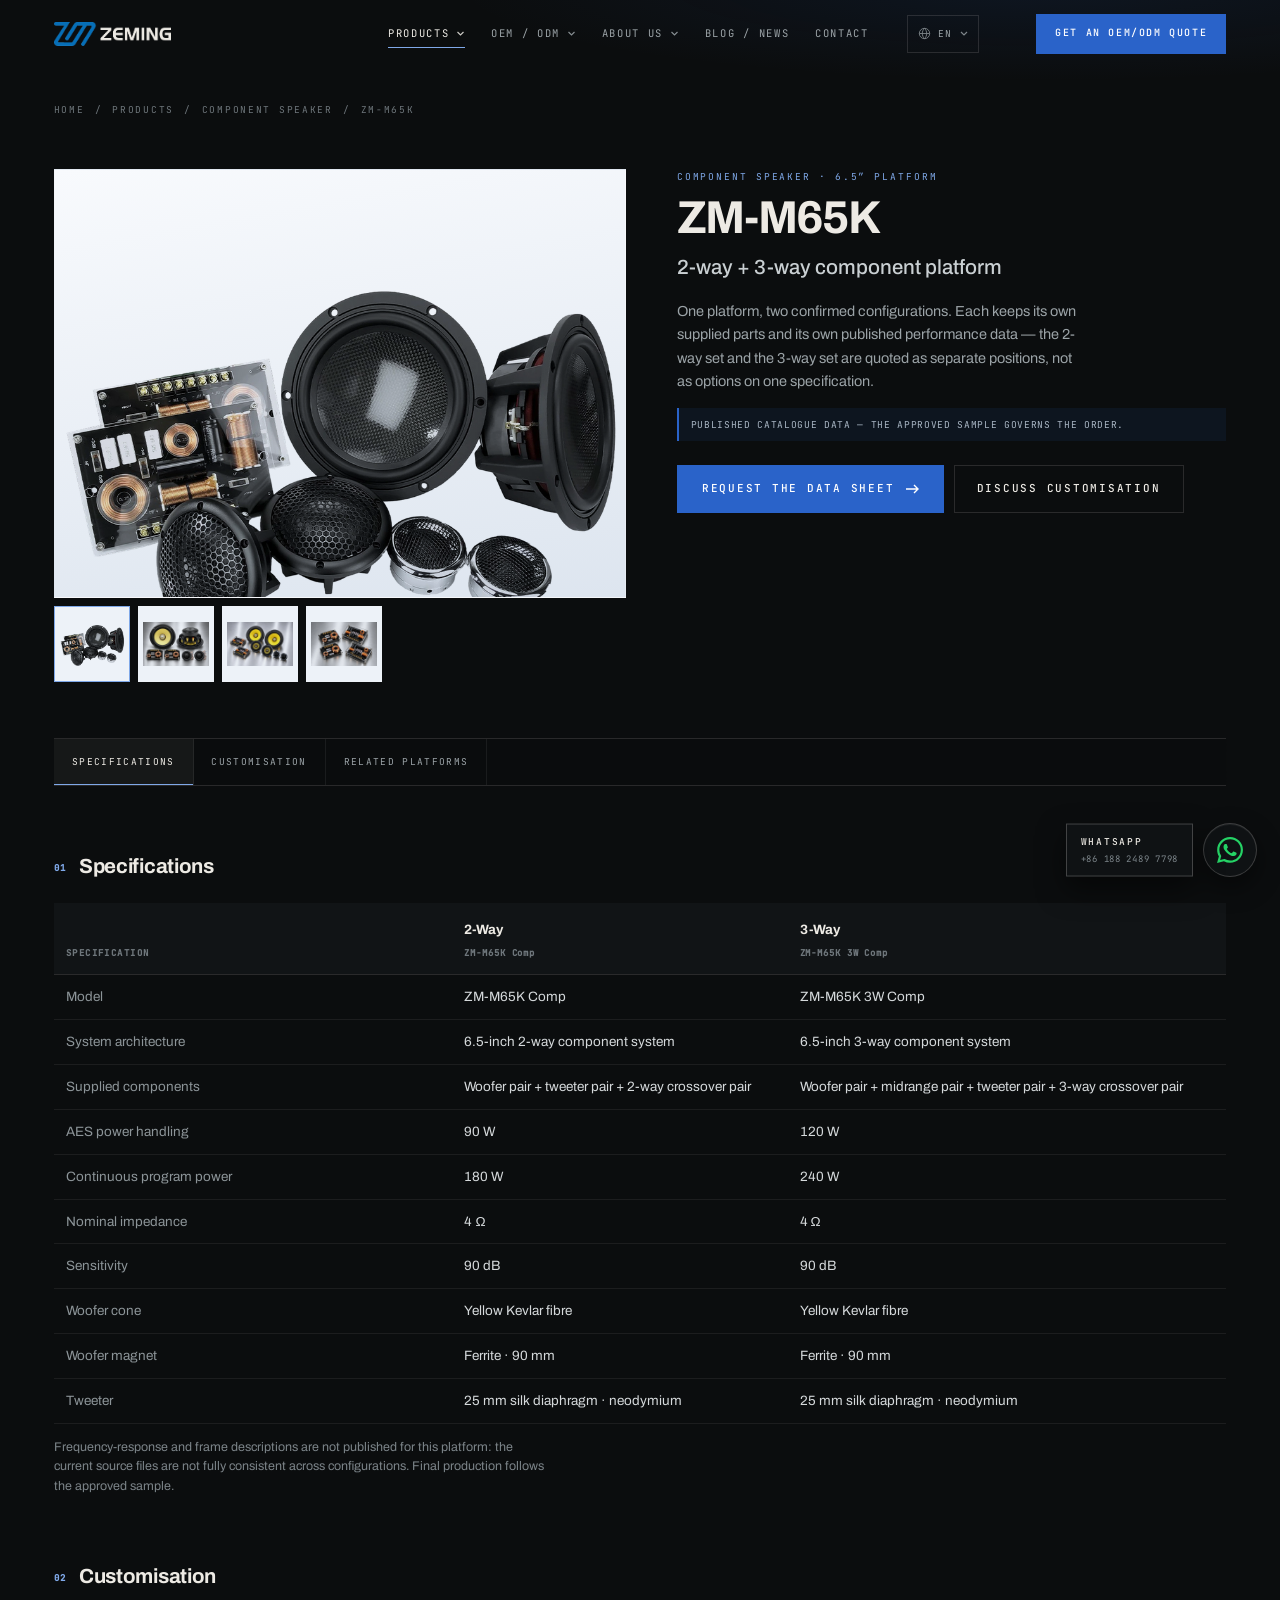
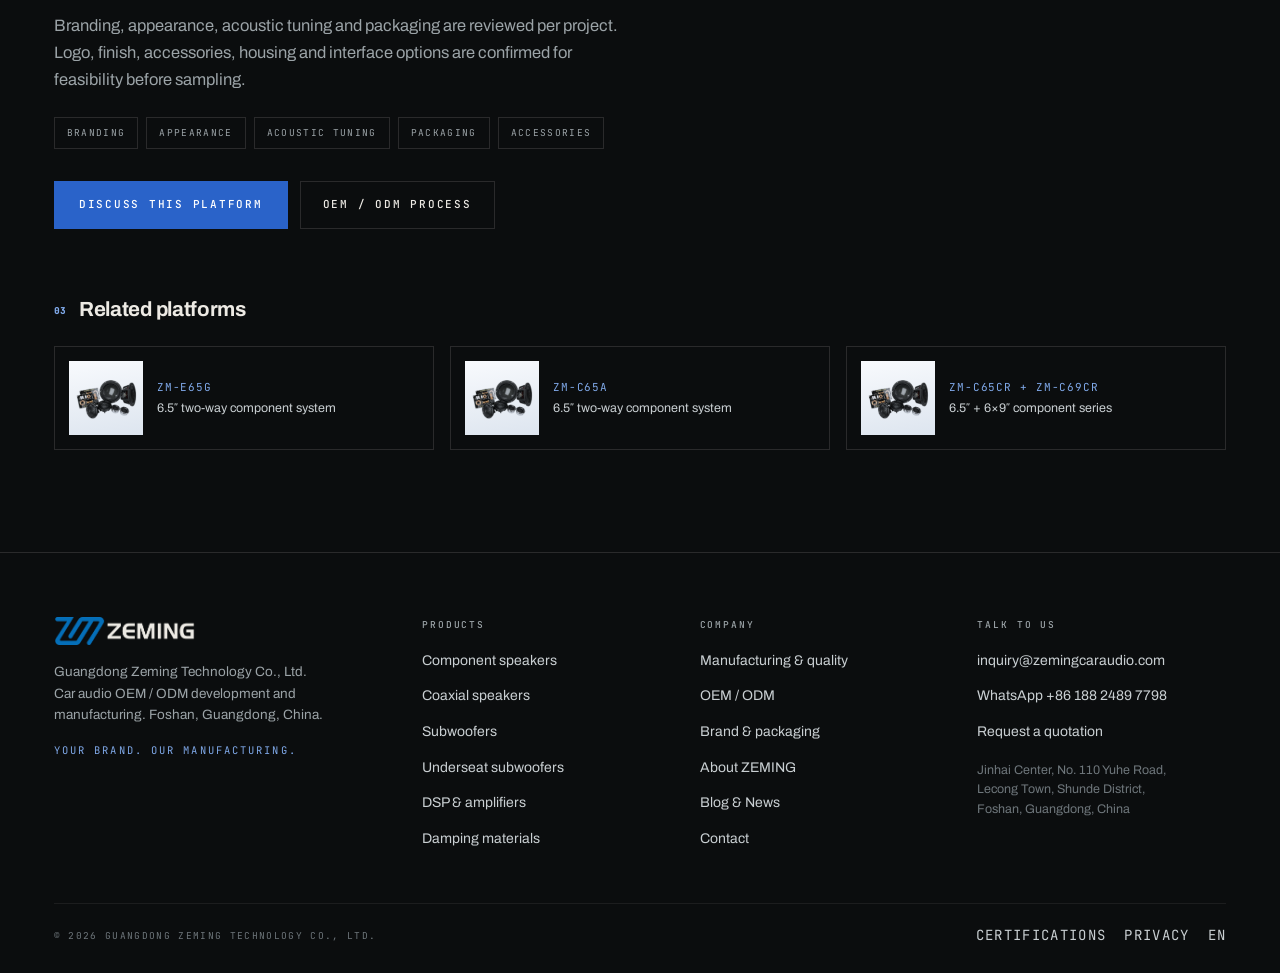
<file: product-zm-m65k.html>
<!DOCTYPE html>
<html lang="en">
<head>
<meta charset="UTF-8">
<meta name="viewport" content="width=device-width, initial-scale=1">
<title>ZM-M65K — 2-way + 3-way component platform | ZEMING</title>
<meta name="description" content="ZM-M65K component platform: 2-way and 3-way configurations with AES power, program power, impedance and sensitivity as published by ZEMING.">
<link rel="stylesheet" href="assets/fonts.css">
<link rel="stylesheet" href="assets/site.css">
<link rel="stylesheet" href="assets/catalog.css">
<link rel="icon" href="assets/img/logo-header.png">
</head>
<body>
<a class="skip" href="#main">Skip to content</a>
<header class="nav" id="nav">
  <div class="nav__inner">
    <a class="nav__logo" href="index.html" aria-label="ZEMING CAR AUDIO — home">
      <img class="logo-d" src="assets/img/logo-header-dark.png" alt="ZEMING" width="1172" height="240">
    </a>
    <nav class="nav__links" aria-label="Primary">
      <div class="navm" data-navm>
        <a class="navm__btn" href="products.html#catalogue" aria-expanded="false" aria-haspopup="true" aria-controls="navm-products" data-current="page">Products <svg class="navm__caret" width="9" height="5" viewBox="0 0 8 5" fill="none" aria-hidden="true"><path d="M1 1l3 3 3-3" stroke="currentColor" stroke-width="1.2"/></svg></a>
        <div class="navm__panel navm__panel--mega" id="navm-products">
          <div class="mega">
            <div class="mega__head">
              <span class="mega__kicker">Product catalogue</span>
              <span class="mega__count">30 platforms &middot; 8 categories</span>
            </div>
            <div class="mega__body">
              <div class="mega__left">
                <p class="mega__label">By family</p>
                <div class="mega__cols">
                  <a class="mega__item" href="products.html#component"><span>Component speakers</span><em>10</em></a>
                  <a class="mega__item" href="products.html#subwoofer"><span>Subwoofers</span><em>8</em></a>
                  <a class="mega__item" href="products.html#coaxial"><span>Coaxial speakers</span><em>6</em></a>
                  <a class="mega__item" href="products.html#activebass"><span>Underseat subwoofers</span><em>2</em></a>
                  <a class="mega__item" href="products.html#midrange"><span>Mid &amp; full-range</span><em>2</em></a>
                  <a class="mega__item" href="products.html#amp"><span>DSP &amp; amplifiers</span><em>1</em></a>
                  <a class="mega__item" href="products.html#tweeter"><span>Tweeters</span><em>1</em></a>
                  <a class="mega__item" href="contact.html?topic=damping"><span>Damping &amp; insulation</span><em>&mdash;</em></a>
                </div>
                <p class="mega__note">Sizes, finishes and configurations are confirmed per model.</p>
              </div>
              <a class="mega__feat" href="product-zm-m65k.html">
                <span class="mega__shot"><img src="assets/img/opt/nav-m65k.webp" alt="ZM-M65K 2-way + 3-way component platform" width="520" height="341"></span>
                <span class="mega__meta">
                  <span class="mega__tag">Featured platform</span>
                  <b>ZM-M65K</b>
                  <small>6.5&Prime; &middot; 2-way + 3-way platform</small>
                </span>
                <span class="mega__go">View platform <svg width="13" height="9" viewBox="0 0 14 10" fill="none" aria-hidden="true"><path d="M9 1l4 4-4 4M1 5h12" stroke="currentColor" stroke-width="1.3"/></svg></span>
              </a>
            </div>
            <div class="mega__foot">
              <a href="products.html#catalogue">All 30 platforms <svg width="13" height="9" viewBox="0 0 14 10" fill="none" aria-hidden="true"><path d="M9 1l4 4-4 4M1 5h12" stroke="currentColor" stroke-width="1.3"/></svg></a>
              <a href="contact.html">Request a data sheet <svg width="13" height="9" viewBox="0 0 14 10" fill="none" aria-hidden="true"><path d="M9 1l4 4-4 4M1 5h12" stroke="currentColor" stroke-width="1.3"/></svg></a>
            </div>
          </div>
        </div>
      </div>

      <div class="navm" data-navm>
        <a class="navm__btn" href="oem-odm.html" aria-expanded="false" aria-haspopup="true" aria-controls="navm-oem">OEM / ODM <svg class="navm__caret" width="9" height="5" viewBox="0 0 8 5" fill="none" aria-hidden="true"><path d="M1 1l3 3 3-3" stroke="currentColor" stroke-width="1.2"/></svg></a>
        <div class="navm__panel navm__panel--mega" id="navm-oem">
          <div class="mega">
            <div class="mega__head">
              <span class="mega__kicker">Development &amp; manufacturing</span>
              <span class="mega__count">7 steps &middot; 5 changeable areas</span>
            </div>
            <div class="mega__body">
              <div class="mega__left">
                <div class="mega__cols">
                  <a class="mega__item" href="oem-odm.html"><span><b>OEM / ODM overview</b><small>Define &rarr; produce</small></span><em>01</em></a>
                  <a class="mega__item" href="capabilities.html#production"><span><b>Manufacturing</b><small>Four production stages</small></span><em>02</em></a>
                  <a class="mega__item" href="oem-odm.html#process"><span><b>The seven steps</b><small>One gate per step</small></span><em>03</em></a>
                  <a class="mega__item" href="capabilities.html#quality"><span><b>Quality control</b><small>Checked before release</small></span><em>04</em></a>
                  <a class="mega__item" href="oem-odm.html#change"><span><b>What can change</b><small>Five areas per project</small></span><em>05</em></a>
                  <a class="mega__item" href="capabilities.html#certification"><span><b>Certifications</b><small>CE &middot; RoHS &middot; REACH &middot; MSDS</small></span><em>06</em></a>
                  <a class="mega__item" href="brand-studio.html"><span><b>Brand &amp; packaging</b><small>Logo, finish, artwork</small></span><em>07</em></a>
                  <a class="mega__item" href="contact.html"><span><b>Start a project</b><small>Three lines, one reply</small></span><em>08</em></a>
                </div>
              </div>
              <a class="mega__feat" href="capabilities.html">
                <span class="mega__shot"><img src="assets/img/opt/nav-oem.webp" alt="Operators assembling and inspecting speakers at the Foshan plant" width="560" height="373"></span>
                <span class="mega__meta">
                  <span class="mega__tag">Inside the plant</span>
                  <b>Foshan facility</b>
                  <small>Assembly &middot; QC &middot; final release</small>
                </span>
                <span class="mega__go">View capabilities <svg width="13" height="9" viewBox="0 0 14 10" fill="none" aria-hidden="true"><path d="M9 1l4 4-4 4M1 5h12" stroke="currentColor" stroke-width="1.3"/></svg></span>
              </a>
            </div>
            <div class="mega__foot">
              <a href="capabilities.html">Manufacturing &amp; quality <svg width="13" height="9" viewBox="0 0 14 10" fill="none" aria-hidden="true"><path d="M9 1l4 4-4 4M1 5h12" stroke="currentColor" stroke-width="1.3"/></svg></a>
              <a href="contact.html">Start a project <svg width="13" height="9" viewBox="0 0 14 10" fill="none" aria-hidden="true"><path d="M9 1l4 4-4 4M1 5h12" stroke="currentColor" stroke-width="1.3"/></svg></a>
            </div>
          </div>
        </div>
      </div>

      <div class="navm" data-navm>
        <a class="navm__btn" href="company.html" aria-expanded="false" aria-haspopup="true" aria-controls="navm-about">About Us <svg class="navm__caret" width="9" height="5" viewBox="0 0 8 5" fill="none" aria-hidden="true"><path d="M1 1l3 3 3-3" stroke="currentColor" stroke-width="1.2"/></svg></a>
        <div class="navm__panel navm__panel--mega navm__panel--mega-end" id="navm-about">
          <div class="mega">
            <div class="mega__head">
              <span class="mega__kicker">The company</span>
              <span class="mega__count">Est. 2012 &middot; Foshan, Guangdong</span>
            </div>
            <div class="mega__body">
              <div class="mega__left">
                <div class="mega__cols mega__cols--rows3">
                  <a class="mega__item" href="company.html"><span><b>Company profile</b><small>R&amp;D to production</small></span><em>01</em></a>
                  <a class="mega__item" href="capabilities.html#production"><span><b>Manufacturing</b><small>Assembly, Foshan</small></span><em>02</em></a>
                  <a class="mega__item" href="company.html#facility"><span><b>Facility &amp; visit</b><small>Jinhai Center, Lecong</small></span><em>03</em></a>
                  <a class="mega__item" href="news.html"><span><b>Blog / News</b><small>Notes from the floor</small></span><em>04</em></a>
                  <a class="mega__item" href="capabilities.html#certification"><span><b>Certifications</b><small>CE &middot; RoHS &middot; REACH &middot; MSDS</small></span><em>05</em></a>
                  <a class="mega__item" href="contact.html"><span><b>Contact</b><small>Foshan, Guangdong</small></span><em>06</em></a>
                </div>
                <p class="mega__note">10,000 m&sup2; facility &middot; 8 product categories &middot; global aftermarket</p>
              </div>
              <a class="mega__feat" href="company.html">
                <span class="mega__shot"><img src="assets/img/opt/nav-about.webp" alt="ZEMING engineers working on a driver design and simulations" width="560" height="373"></span>
                <span class="mega__meta">
                  <span class="mega__tag">Since 2012</span>
                  <b>Your brand.</b>
                  <small>Our manufacturing.</small>
                </span>
                <span class="mega__go">Company profile <svg width="13" height="9" viewBox="0 0 14 10" fill="none" aria-hidden="true"><path d="M9 1l4 4-4 4M1 5h12" stroke="currentColor" stroke-width="1.3"/></svg></span>
              </a>
            </div>
            <div class="mega__foot">
              <a href="company.html">About ZEMING <svg width="13" height="9" viewBox="0 0 14 10" fill="none" aria-hidden="true"><path d="M9 1l4 4-4 4M1 5h12" stroke="currentColor" stroke-width="1.3"/></svg></a>
              <a href="contact.html">Contact us <svg width="13" height="9" viewBox="0 0 14 10" fill="none" aria-hidden="true"><path d="M9 1l4 4-4 4M1 5h12" stroke="currentColor" stroke-width="1.3"/></svg></a>
            </div>
          </div>
        </div>
      </div>

      <a class="nav__link" href="news.html">Blog / News</a>
      <a class="nav__link" href="contact.html">Contact</a>
    </nav>
    <div class="lang" data-lang>
      <button class="lang__btn" type="button" aria-expanded="false" aria-controls="langPanel" aria-label="Language: English">
        <svg width="13" height="13" viewBox="0 0 16 16" fill="none" aria-hidden="true"><circle cx="8" cy="8" r="6.4" stroke="currentColor" stroke-width="1.1"/><path d="M1.6 8h12.8M8 1.6c1.75 1.8 2.7 4 2.7 6.4S9.75 12.6 8 14.4C6.25 12.6 5.3 10.4 5.3 8S6.25 3.4 8 1.6z" stroke="currentColor" stroke-width="1.1"/></svg>
        <span class="lang__code">EN</span>
        <svg class="lang__caret" width="8" height="5" viewBox="0 0 8 5" fill="none" aria-hidden="true"><path d="M1 1l3 3 3-3" stroke="currentColor" stroke-width="1.2"/></svg>
      </button>
      <div class="lang__panel" id="langPanel" role="group" aria-label="Select language" hidden>
        <button class="lang__opt is-active" type="button" data-lang-code="en"><span class="lang__native">English</span><span class="lang__check" aria-hidden="true">✓</span></button>
        <button class="lang__opt" type="button" data-lang-code="zh"><span class="lang__native">中文</span><span class="lang__tag">Soon</span></button>
        <button class="lang__opt" type="button" data-lang-code="es"><span class="lang__native">Español</span><span class="lang__tag">Soon</span></button>
        <button class="lang__opt" type="button" data-lang-code="de"><span class="lang__native">Deutsch</span><span class="lang__tag">Soon</span></button>
        <button class="lang__opt" type="button" data-lang-code="fr"><span class="lang__native">Français</span><span class="lang__tag">Soon</span></button>
        <p class="lang__note" hidden></p>
      </div>
    </div>
    <div class="nav__cta"><a class="btn btn--brand" href="contact.html">Get an OEM/ODM Quote</a></div>
    <button class="nav__burger" aria-label="Open menu" aria-expanded="false" aria-controls="drawer"><span></span></button>
  </div>
</header>

<div class="drawer" id="drawer">
<div class="drawer__nav">
  <details class="dacc">
    <summary><span>Products</span><span class="dacc__n">01</span></summary>
    <div class="dacc__body">
      <a href="products.html#component"><span>Component speakers</span><i>10</i></a>
      <a href="products.html#subwoofer"><span>Subwoofers</span><i>8</i></a>
      <a href="products.html#coaxial"><span>Coaxial speakers</span><i>6</i></a>
      <a href="products.html#activebass"><span>Underseat subwoofers</span><i>2</i></a>
      <a href="products.html#midrange"><span>Mid &amp; full-range</span><i>2</i></a>
      <a href="products.html#amp"><span>DSP &amp; amplifiers</span><i>1</i></a>
      <a href="products.html#tweeter"><span>Tweeters</span><i>1</i></a>
      <a href="contact.html?topic=damping"><span>Damping &amp; insulation</span><i>&mdash;</i></a>
      <a href="products.html#catalogue" class="drawer__all"><span>All 30 platforms</span><i>&rarr;</i></a>
    </div>
  </details>
  <details class="dacc">
    <summary><span>OEM / ODM</span><span class="dacc__n">02</span></summary>
    <div class="dacc__body">
      <a href="oem-odm.html"><span>OEM / ODM overview</span></a>
      <a href="oem-odm.html#process"><span>The seven steps</span></a>
      <a href="oem-odm.html#change"><span>What can change</span></a>
      <a href="capabilities.html#production"><span>Manufacturing</span></a>
      <a href="capabilities.html#quality"><span>Quality control</span></a>
      <a href="brand-studio.html"><span>Brand &amp; packaging</span></a>
    </div>
  </details>
  <details class="dacc">
    <summary><span>About Us</span><span class="dacc__n">03</span></summary>
    <div class="dacc__body">
      <a href="company.html"><span>Company profile</span></a>
      <a href="company.html#facility"><span>Facility &amp; visit</span></a>
      <a href="capabilities.html#certification"><span>Certifications</span></a>
      <a href="contact.html"><span>Contact</span></a>
    </div>
  </details>
  <a href="news.html" class="drawer__top" style="border-bottom:1px solid var(--line-d-2)">Blog / News <span>04</span></a>
  <a href="contact.html" class="drawer__top">Contact <span>05</span></a>
  <div class="drawer__cta"><a class="btn btn--brand" href="contact.html">Get an OEM/ODM Quote</a></div>
</div>
  <div class="drawer__lang">
    <span class="mono">Language</span>
    <div class="lang-row">
      <button class="lang-chip is-active" type="button" data-lang-code="en">English</button>
      <button class="lang-chip" type="button" data-lang-code="zh">中文<span class="lang__tag">Soon</span></button>
      <button class="lang-chip" type="button" data-lang-code="es">Español<span class="lang__tag">Soon</span></button>
      <button class="lang-chip" type="button" data-lang-code="de">Deutsch<span class="lang__tag">Soon</span></button>
      <button class="lang-chip" type="button" data-lang-code="fr">Français<span class="lang__tag">Soon</span></button>
    </div>
    <p class="lang__note" hidden></p>
  </div>
  <div class="drawer__foot">
    <span class="mono">inquiry@zemingcaraudio.com</span>
    <span class="mono">+86 188 2489 7798 · WhatsApp</span>
    <span class="mono">Foshan, Guangdong, China</span>
  </div>
</div>
<main id="main">

<section class="phero phero--crumb">
  <div class="wrap">
    <p class="phero__crumb"><a href="index.html">Home</a> <span>/</span> <a href="products.html">Products</a> <span>/</span> <a href="products.html#component">Component speaker</a> <span>/</span> ZM-M65K</p>
  </div>
</section>

<section class="section" style="padding-top:clamp(18px,3vw,30px)">
  <div class="wrap">
    <div class="ds-top">
      <div class="ds-gallery reveal">
        <div class="ds-gallery__main"><img src="assets/img/pic/p-component.png" alt="ZM-M65K 2-way + 3-way component platform" width="1200" height="1200"></div>
        <div class="ds-thumbs"><button class="ds-thumb" data-src="assets/img/pic/p-component.png" aria-pressed="true" aria-label="View image 1"><img src="assets/img/pic/p-component.png" alt="" loading="lazy"></button><button class="ds-thumb" data-src="assets/img/pic/m65k-2way.jpg" aria-pressed="false" aria-label="View image 2"><img src="assets/img/pic/m65k-2way.jpg" alt="" loading="lazy"></button><button class="ds-thumb" data-src="assets/img/pic/m65k-3way.jpg" aria-pressed="false" aria-label="View image 3"><img src="assets/img/pic/m65k-3way.jpg" alt="" loading="lazy"></button><button class="ds-thumb" data-src="assets/img/pic/m65k-crossover.jpg" aria-pressed="false" aria-label="View image 4"><img src="assets/img/pic/m65k-crossover.jpg" alt="" loading="lazy"></button></div>
      </div>
      <div class="reveal" style="--i:1">
        <p class="ds-eyebrow">Component speaker · 6.5″ platform</p>
        <h1 class="ds-model">ZM-M65K</h1>
        <p class="ds-name">2-way + 3-way component platform</p>
        <p class="ds-blurb">One platform, two confirmed configurations. Each keeps its own supplied parts and its own published performance data — the 2-way set and the 3-way set are quoted as separate positions, not as options on one specification.</p>
        <p class="ds-flag">Published catalogue data — the approved sample governs the order.</p>
        <div class="ds-actions">
          <a class="btn btn--brand" href="contact.html?model=ZM-M65K">Request the data sheet
            <svg width="14" height="10" viewBox="0 0 14 10" fill="none" aria-hidden="true"><path d="M9 1l4 4-4 4M1 5h12" stroke="currentColor" stroke-width="1.4"/></svg>
          </a>
          <a class="btn btn--ghost" href="oem-odm.html">Discuss customisation</a>
        </div>
      </div>
    </div>

    <nav class="ds-nav" aria-label="Datasheet sections">
      <a href="#specs">Specifications</a>
      <a href="#custom">Customisation</a>
      <a href="#related">Related platforms</a>
    </nav>

    <section class="ds-sec" id="specs">
      <h2><span>01</span>Specifications</h2>
      <div class="ds-table-wrap"><table class="cmptable ds-cfg"><thead><tr><th scope="col">Specification</th><th scope="col">2-Way<span>ZM-M65K Comp</span></th><th scope="col">3-Way<span>ZM-M65K 3W Comp</span></th></tr></thead><tbody><tr><th scope="row">Model</th><td>ZM-M65K Comp</td><td>ZM-M65K 3W Comp</td></tr><tr><th scope="row">System architecture</th><td>6.5-inch 2-way component system</td><td>6.5-inch 3-way component system</td></tr><tr><th scope="row">Supplied components</th><td>Woofer pair + tweeter pair + 2-way crossover pair</td><td>Woofer pair + midrange pair + tweeter pair + 3-way crossover pair</td></tr><tr><th scope="row">AES power handling</th><td>90 W</td><td>120 W</td></tr><tr><th scope="row">Continuous program power</th><td>180 W</td><td>240 W</td></tr><tr><th scope="row">Nominal impedance</th><td>4 Ω</td><td>4 Ω</td></tr><tr><th scope="row">Sensitivity</th><td>90 dB</td><td>90 dB</td></tr><tr><th scope="row">Woofer cone</th><td>Yellow Kevlar fibre</td><td>Yellow Kevlar fibre</td></tr><tr><th scope="row">Woofer magnet</th><td>Ferrite · 90 mm</td><td>Ferrite · 90 mm</td></tr><tr><th scope="row">Tweeter</th><td>25 mm silk diaphragm · neodymium</td><td>25 mm silk diaphragm · neodymium</td></tr></tbody></table></div>
      <p class="ds-note">Frequency-response and frame descriptions are not published for this platform: the current source files are not fully consistent across configurations. Final production follows the approved sample.</p>
    </section>

    <section class="ds-sec" id="custom">
      <h2><span>02</span>Customisation</h2>
      <p class="body-copy" style="max-width:64ch">Branding, appearance, acoustic tuning and packaging are reviewed per project. Logo, finish, accessories, housing and interface options are confirmed for feasibility before sampling.</p>
      <div class="pill-row mt-5">
        <span class="pill">Branding</span><span class="pill">Appearance</span><span class="pill">Acoustic tuning</span>
        <span class="pill">Packaging</span><span class="pill">Accessories</span>
      </div>
      <div class="btn-row mt-6">
        <a class="btn btn--brand" href="contact.html?model=ZM-M65K">Discuss this platform</a>
        <a class="btn btn--ghost" href="oem-odm.html">OEM / ODM process</a>
      </div>
    </section>

    <section class="ds-sec" id="related">
      <h2><span>03</span>Related platforms</h2>
      <div class="relgrid"><a class="relcard" href="contact.html?model=ZM-E65G"><span class="relcard__img"><img src="assets/img/pic/p-component.png" alt="" loading="lazy"></span><span><span class="relcard__code">ZM-E65G</span><span class="relcard__name">6.5″ two-way component system</span></span></a><a class="relcard" href="contact.html?model=ZM-C65A"><span class="relcard__img"><img src="assets/img/pic/p-component.png" alt="" loading="lazy"></span><span><span class="relcard__code">ZM-C65A</span><span class="relcard__name">6.5″ two-way component system</span></span></a><a class="relcard" href="contact.html?model=ZM-C65CR + ZM-C69CR"><span class="relcard__img"><img src="assets/img/pic/p-component.png" alt="" loading="lazy"></span><span><span class="relcard__code">ZM-C65CR + ZM-C69CR</span><span class="relcard__name">6.5″ + 6×9″ component series</span></span></a></div>
    </section>
  </div>
</section>

</main>
<footer class="foot">
  <div class="wrap">
    <div class="foot__top">
      <div>
        <div class="foot__logo"><img src="assets/img/logo-footer-dark.png" alt="ZEMING" width="1220" height="240"></div>
        <p class="foot__blurb">Guangdong Zeming Technology Co., Ltd. Car audio OEM / ODM development and manufacturing. Foshan, Guangdong, China.</p>
        <p class="mono mt-4" style="color:#7FA8E8">Your brand. Our manufacturing.</p>
      </div>
      <div>
        <h4>Products</h4>
        <ul>
          <li><a href="products.html#component">Component speakers</a></li>
          <li><a href="products.html#coaxial">Coaxial speakers</a></li>
          <li><a href="products.html#subwoofer">Subwoofers</a></li>
          <li><a href="products.html#activebass">Underseat subwoofers</a></li>
          <li><a href="products.html#amp">DSP &amp; amplifiers</a></li>
          <li><a href="products.html">Damping materials</a></li>
        </ul>
      </div>
      <div>
        <h4>Company</h4>
        <ul>
          <li><a href="capabilities.html">Manufacturing &amp; quality</a></li>
          <li><a href="oem-odm.html">OEM / ODM</a></li>
          <li><a href="brand-studio.html">Brand &amp; packaging</a></li>
          <li><a href="company.html">About ZEMING</a></li>
          <li><a href="news.html">Blog &amp; News</a></li>
          <li><a href="contact.html">Contact</a></li>
        </ul>
      </div>
      <div>
        <h4>Talk to us</h4>
        <ul>
          <li><a href="mailto:inquiry@zemingcaraudio.com">inquiry@zemingcaraudio.com</a></li>
          <li><a href="https://wa.me/8618824897798" target="_blank" rel="noopener">WhatsApp +86 188 2489 7798</a></li>
          <li><a href="contact.html">Request a quotation</a></li>
        </ul>
        <p class="small-note mt-4" style="color:#6E767B">Jinhai Center, No. 110 Yuhe Road,<br>Lecong Town, Shunde District,<br>Foshan, Guangdong, China</p>
      </div>
    </div>
    <div class="foot__bottom">
      <span>© 2026 Guangdong Zeming Technology Co., Ltd.</span>
      <div>
        <a href="company.html">Certifications</a>
        <a href="contact.html">Privacy</a>
        <a href="index.html">EN</a>
      </div>
    </div>
  </div>
</footer><!-- WhatsApp floating contact -->
<a class="wafab" href="https://wa.me/8618824897798?text=Hello%20ZEMING%2C%20I%20would%20like%20to%20discuss%20a%20car%20audio%20project." target="_blank" rel="noopener" aria-label="Chat with ZEMING on WhatsApp, +86 188 2489 7798 (opens in a new tab)">
  <svg viewBox="0 0 24 24" aria-hidden="true" focusable="false"><path d="M17.472 14.382c-.297-.149-1.758-.867-2.03-.967-.273-.099-.471-.148-.67.15-.197.297-.767.966-.94 1.164-.173.199-.347.223-.644.075-.297-.15-1.255-.463-2.39-1.475-.883-.788-1.48-1.761-1.653-2.059-.173-.297-.018-.458.13-.606.134-.133.298-.347.446-.52.149-.174.198-.298.298-.497.099-.198.05-.371-.025-.52-.075-.149-.669-1.612-.916-2.207-.242-.579-.487-.5-.669-.51-.173-.008-.371-.01-.57-.01-.198 0-.52.074-.792.372-.272.297-1.04 1.016-1.04 2.479 0 1.462 1.065 2.875 1.213 3.074.149.198 2.096 3.2 5.077 4.487.709.306 1.262.489 1.694.625.712.227 1.36.195 1.871.118.571-.085 1.758-.719 2.006-1.413.248-.694.248-1.289.173-1.413-.074-.124-.272-.198-.57-.347m-5.421 7.403h-.004a9.87 9.87 0 01-5.031-1.378l-.361-.214-3.741.982.998-3.648-.235-.374a9.86 9.86 0 01-1.51-5.26c.001-5.45 4.436-9.884 9.888-9.884 2.64 0 5.122 1.03 6.988 2.898a9.825 9.825 0 012.893 6.994c-.003 5.45-4.437 9.884-9.885 9.884m8.413-18.297A11.815 11.815 0 0012.05 0C5.495 0 .16 5.335.157 11.892c0 2.096.547 4.142 1.588 5.945L.057 24l6.305-1.654a11.882 11.882 0 005.683 1.448h.005c6.554 0 11.89-5.335 11.893-11.893a11.821 11.821 0 00-3.48-8.413Z" fill="currentColor"/></svg>
  <span class="wafab__tip" aria-hidden="true"><b>WhatsApp</b><small>+86 188 2489 7798</small></span>
</a>
<script src="assets/site.js"></script>
<script src="assets/catalog.js"></script>
</body>
</html>
</file>
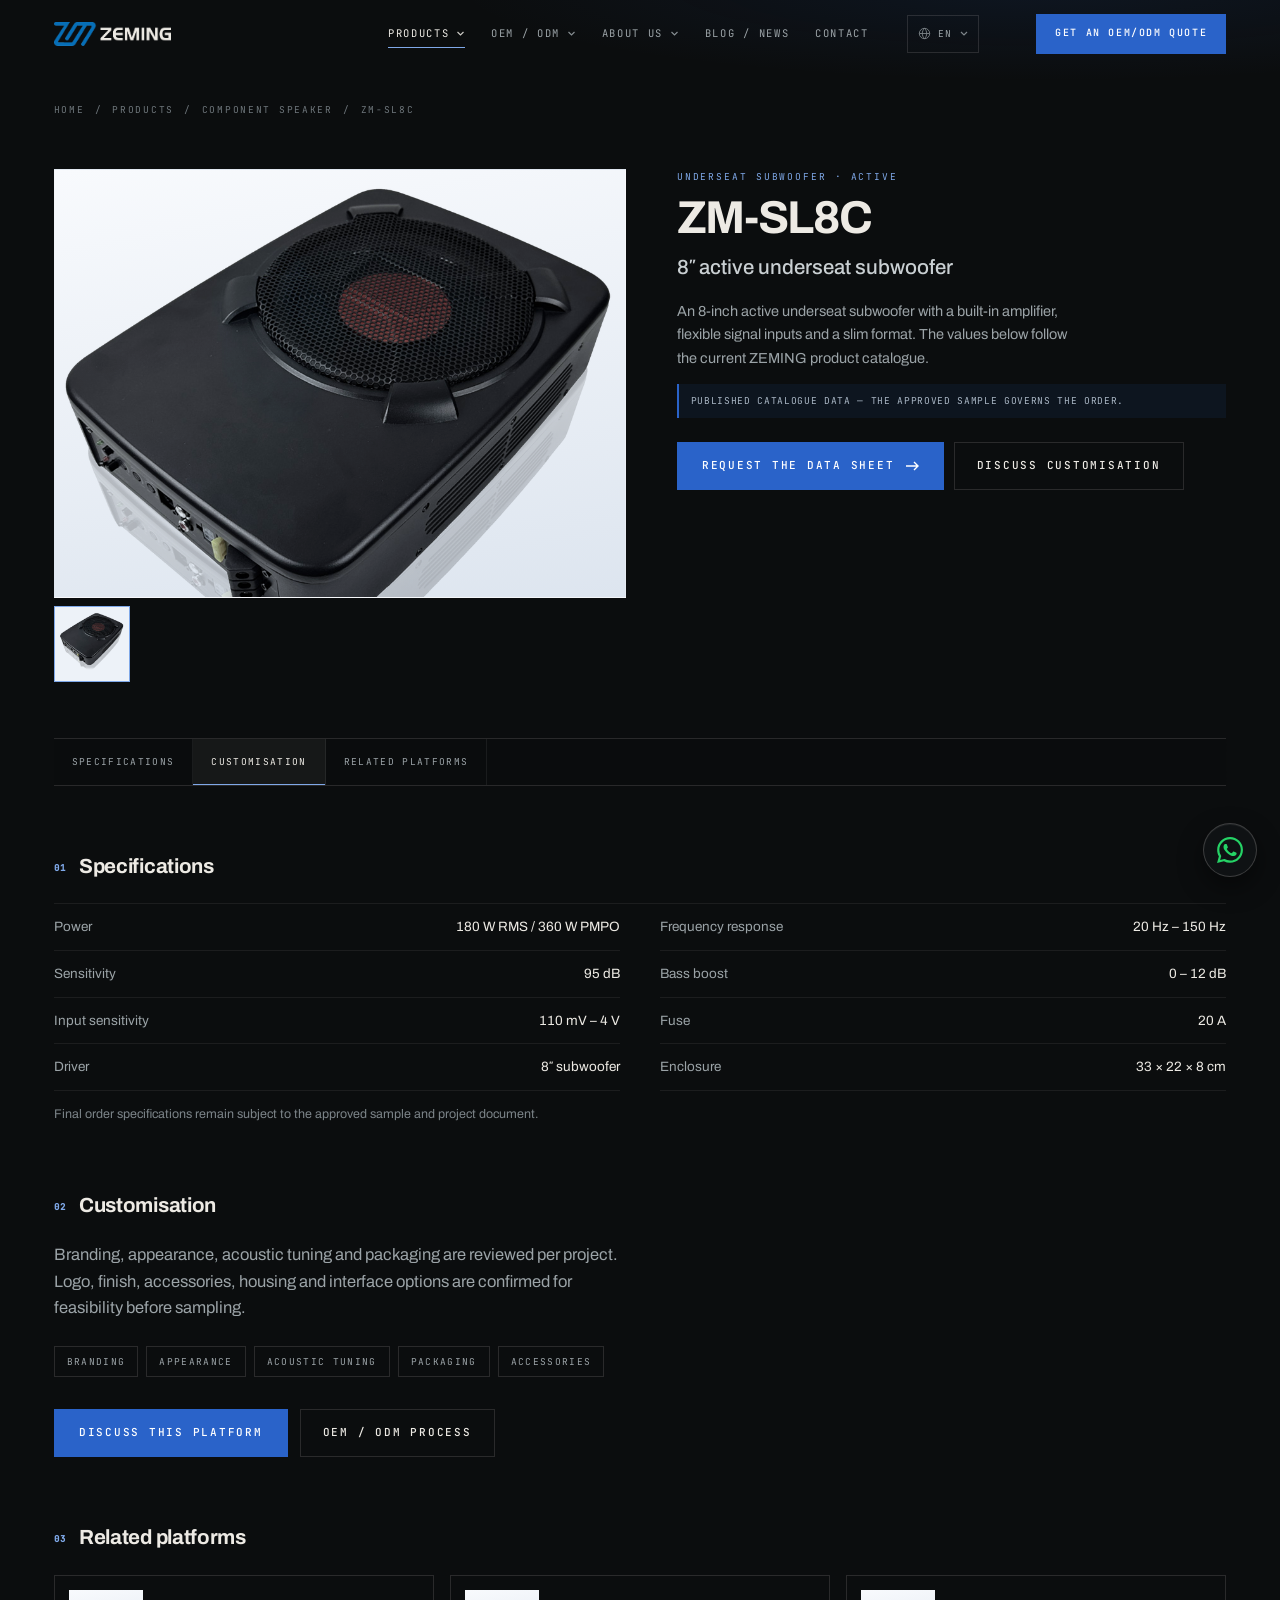
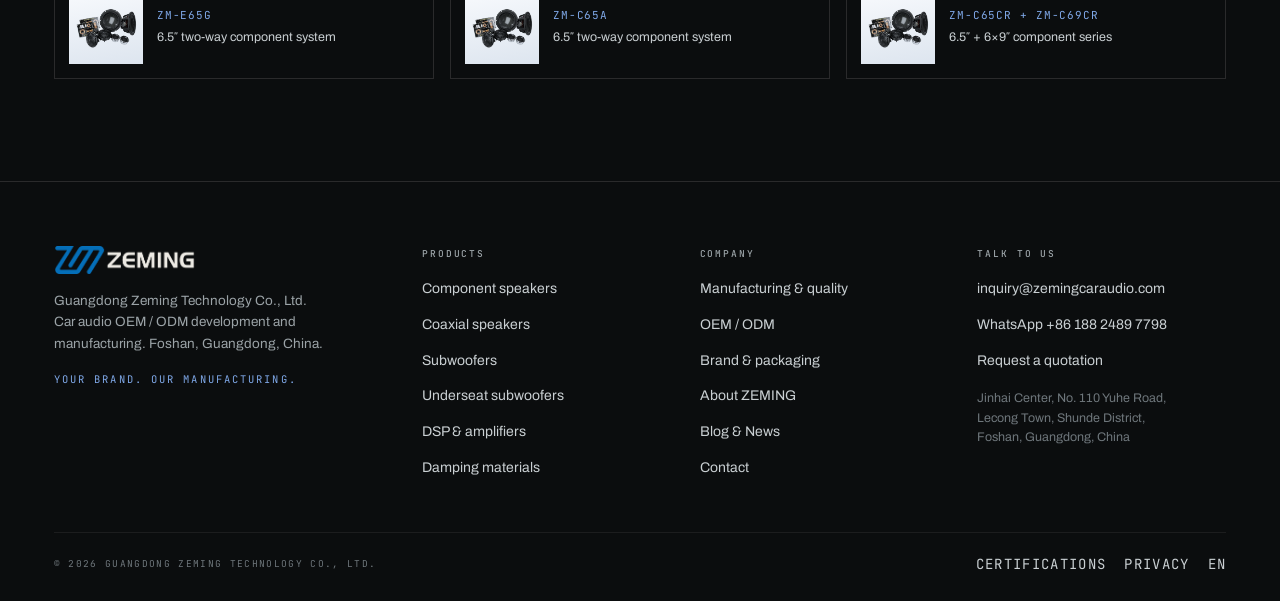
<file: product-zm-sl8c.html>
<!DOCTYPE html>
<html lang="en">
<head>
<meta charset="UTF-8">
<meta name="viewport" content="width=device-width, initial-scale=1">
<title>ZM-SL8C — 8″ active underseat subwoofer | ZEMING</title>
<meta name="description" content="ZM-SL8C active underseat subwoofer: 180 W RMS, 20–150 Hz, 95 dB sensitivity, 33 × 22 × 8 cm enclosure.">
<link rel="stylesheet" href="assets/fonts.css">
<link rel="stylesheet" href="assets/site.css">
<link rel="stylesheet" href="assets/catalog.css">
<link rel="icon" href="assets/img/logo-header.png">
</head>
<body>
<a class="skip" href="#main">Skip to content</a>
<header class="nav" id="nav">
  <div class="nav__inner">
    <a class="nav__logo" href="index.html" aria-label="ZEMING CAR AUDIO — home">
      <img class="logo-d" src="assets/img/logo-header-dark.png" alt="ZEMING" width="1172" height="240">
    </a>
    <nav class="nav__links" aria-label="Primary">
      <div class="navm" data-navm>
        <a class="navm__btn" href="products.html#catalogue" aria-expanded="false" aria-haspopup="true" aria-controls="navm-products" data-current="page">Products <svg class="navm__caret" width="9" height="5" viewBox="0 0 8 5" fill="none" aria-hidden="true"><path d="M1 1l3 3 3-3" stroke="currentColor" stroke-width="1.2"/></svg></a>
        <div class="navm__panel navm__panel--mega" id="navm-products">
          <div class="mega">
            <div class="mega__head">
              <span class="mega__kicker">Product catalogue</span>
              <span class="mega__count">30 platforms &middot; 8 categories</span>
            </div>
            <div class="mega__body">
              <div class="mega__left">
                <p class="mega__label">By family</p>
                <div class="mega__cols">
                  <a class="mega__item" href="products.html#component"><span>Component speakers</span><em>10</em></a>
                  <a class="mega__item" href="products.html#subwoofer"><span>Subwoofers</span><em>8</em></a>
                  <a class="mega__item" href="products.html#coaxial"><span>Coaxial speakers</span><em>6</em></a>
                  <a class="mega__item" href="products.html#activebass"><span>Underseat subwoofers</span><em>2</em></a>
                  <a class="mega__item" href="products.html#midrange"><span>Mid &amp; full-range</span><em>2</em></a>
                  <a class="mega__item" href="products.html#amp"><span>DSP &amp; amplifiers</span><em>1</em></a>
                  <a class="mega__item" href="products.html#tweeter"><span>Tweeters</span><em>1</em></a>
                  <a class="mega__item" href="contact.html?topic=damping"><span>Damping &amp; insulation</span><em>&mdash;</em></a>
                </div>
                <p class="mega__note">Sizes, finishes and configurations are confirmed per model.</p>
              </div>
              <a class="mega__feat" href="product-zm-m65k.html">
                <span class="mega__shot"><img src="assets/img/opt/nav-m65k.webp" alt="ZM-M65K 2-way + 3-way component platform" width="520" height="341"></span>
                <span class="mega__meta">
                  <span class="mega__tag">Featured platform</span>
                  <b>ZM-M65K</b>
                  <small>6.5&Prime; &middot; 2-way + 3-way platform</small>
                </span>
                <span class="mega__go">View platform <svg width="13" height="9" viewBox="0 0 14 10" fill="none" aria-hidden="true"><path d="M9 1l4 4-4 4M1 5h12" stroke="currentColor" stroke-width="1.3"/></svg></span>
              </a>
            </div>
            <div class="mega__foot">
              <a href="products.html#catalogue">All 30 platforms <svg width="13" height="9" viewBox="0 0 14 10" fill="none" aria-hidden="true"><path d="M9 1l4 4-4 4M1 5h12" stroke="currentColor" stroke-width="1.3"/></svg></a>
              <a href="contact.html">Request a data sheet <svg width="13" height="9" viewBox="0 0 14 10" fill="none" aria-hidden="true"><path d="M9 1l4 4-4 4M1 5h12" stroke="currentColor" stroke-width="1.3"/></svg></a>
            </div>
          </div>
        </div>
      </div>

      <div class="navm" data-navm>
        <a class="navm__btn" href="oem-odm.html" aria-expanded="false" aria-haspopup="true" aria-controls="navm-oem">OEM / ODM <svg class="navm__caret" width="9" height="5" viewBox="0 0 8 5" fill="none" aria-hidden="true"><path d="M1 1l3 3 3-3" stroke="currentColor" stroke-width="1.2"/></svg></a>
        <div class="navm__panel navm__panel--mega" id="navm-oem">
          <div class="mega">
            <div class="mega__head">
              <span class="mega__kicker">Development &amp; manufacturing</span>
              <span class="mega__count">7 steps &middot; 5 changeable areas</span>
            </div>
            <div class="mega__body">
              <div class="mega__left">
                <div class="mega__cols">
                  <a class="mega__item" href="oem-odm.html"><span><b>OEM / ODM overview</b><small>Define &rarr; produce</small></span><em>01</em></a>
                  <a class="mega__item" href="capabilities.html#production"><span><b>Manufacturing</b><small>Four production stages</small></span><em>02</em></a>
                  <a class="mega__item" href="oem-odm.html#process"><span><b>The seven steps</b><small>One gate per step</small></span><em>03</em></a>
                  <a class="mega__item" href="capabilities.html#quality"><span><b>Quality control</b><small>Checked before release</small></span><em>04</em></a>
                  <a class="mega__item" href="oem-odm.html#change"><span><b>What can change</b><small>Five areas per project</small></span><em>05</em></a>
                  <a class="mega__item" href="capabilities.html#certification"><span><b>Certifications</b><small>CE &middot; RoHS &middot; REACH &middot; MSDS</small></span><em>06</em></a>
                  <a class="mega__item" href="brand-studio.html"><span><b>Brand &amp; packaging</b><small>Logo, finish, artwork</small></span><em>07</em></a>
                  <a class="mega__item" href="contact.html"><span><b>Start a project</b><small>Three lines, one reply</small></span><em>08</em></a>
                </div>
              </div>
              <a class="mega__feat" href="capabilities.html">
                <span class="mega__shot"><img src="assets/img/opt/nav-oem.webp" alt="Operators assembling and inspecting speakers at the Foshan plant" width="560" height="373"></span>
                <span class="mega__meta">
                  <span class="mega__tag">Inside the plant</span>
                  <b>Foshan facility</b>
                  <small>Assembly &middot; QC &middot; final release</small>
                </span>
                <span class="mega__go">View capabilities <svg width="13" height="9" viewBox="0 0 14 10" fill="none" aria-hidden="true"><path d="M9 1l4 4-4 4M1 5h12" stroke="currentColor" stroke-width="1.3"/></svg></span>
              </a>
            </div>
            <div class="mega__foot">
              <a href="capabilities.html">Manufacturing &amp; quality <svg width="13" height="9" viewBox="0 0 14 10" fill="none" aria-hidden="true"><path d="M9 1l4 4-4 4M1 5h12" stroke="currentColor" stroke-width="1.3"/></svg></a>
              <a href="contact.html">Start a project <svg width="13" height="9" viewBox="0 0 14 10" fill="none" aria-hidden="true"><path d="M9 1l4 4-4 4M1 5h12" stroke="currentColor" stroke-width="1.3"/></svg></a>
            </div>
          </div>
        </div>
      </div>

      <div class="navm" data-navm>
        <a class="navm__btn" href="company.html" aria-expanded="false" aria-haspopup="true" aria-controls="navm-about">About Us <svg class="navm__caret" width="9" height="5" viewBox="0 0 8 5" fill="none" aria-hidden="true"><path d="M1 1l3 3 3-3" stroke="currentColor" stroke-width="1.2"/></svg></a>
        <div class="navm__panel navm__panel--mega navm__panel--mega-end" id="navm-about">
          <div class="mega">
            <div class="mega__head">
              <span class="mega__kicker">The company</span>
              <span class="mega__count">Est. 2012 &middot; Foshan, Guangdong</span>
            </div>
            <div class="mega__body">
              <div class="mega__left">
                <div class="mega__cols mega__cols--rows3">
                  <a class="mega__item" href="company.html"><span><b>Company profile</b><small>R&amp;D to production</small></span><em>01</em></a>
                  <a class="mega__item" href="capabilities.html#production"><span><b>Manufacturing</b><small>Assembly, Foshan</small></span><em>02</em></a>
                  <a class="mega__item" href="company.html#facility"><span><b>Facility &amp; visit</b><small>Jinhai Center, Lecong</small></span><em>03</em></a>
                  <a class="mega__item" href="news.html"><span><b>Blog / News</b><small>Notes from the floor</small></span><em>04</em></a>
                  <a class="mega__item" href="capabilities.html#certification"><span><b>Certifications</b><small>CE &middot; RoHS &middot; REACH &middot; MSDS</small></span><em>05</em></a>
                  <a class="mega__item" href="contact.html"><span><b>Contact</b><small>Foshan, Guangdong</small></span><em>06</em></a>
                </div>
                <p class="mega__note">10,000 m&sup2; facility &middot; 8 product categories &middot; global aftermarket</p>
              </div>
              <a class="mega__feat" href="company.html">
                <span class="mega__shot"><img src="assets/img/opt/nav-about.webp" alt="ZEMING engineers working on a driver design and simulations" width="560" height="373"></span>
                <span class="mega__meta">
                  <span class="mega__tag">Since 2012</span>
                  <b>Your brand.</b>
                  <small>Our manufacturing.</small>
                </span>
                <span class="mega__go">Company profile <svg width="13" height="9" viewBox="0 0 14 10" fill="none" aria-hidden="true"><path d="M9 1l4 4-4 4M1 5h12" stroke="currentColor" stroke-width="1.3"/></svg></span>
              </a>
            </div>
            <div class="mega__foot">
              <a href="company.html">About ZEMING <svg width="13" height="9" viewBox="0 0 14 10" fill="none" aria-hidden="true"><path d="M9 1l4 4-4 4M1 5h12" stroke="currentColor" stroke-width="1.3"/></svg></a>
              <a href="contact.html">Contact us <svg width="13" height="9" viewBox="0 0 14 10" fill="none" aria-hidden="true"><path d="M9 1l4 4-4 4M1 5h12" stroke="currentColor" stroke-width="1.3"/></svg></a>
            </div>
          </div>
        </div>
      </div>

      <a class="nav__link" href="news.html">Blog / News</a>
      <a class="nav__link" href="contact.html">Contact</a>
    </nav>
    <div class="lang" data-lang>
      <button class="lang__btn" type="button" aria-expanded="false" aria-controls="langPanel" aria-label="Language: English">
        <svg width="13" height="13" viewBox="0 0 16 16" fill="none" aria-hidden="true"><circle cx="8" cy="8" r="6.4" stroke="currentColor" stroke-width="1.1"/><path d="M1.6 8h12.8M8 1.6c1.75 1.8 2.7 4 2.7 6.4S9.75 12.6 8 14.4C6.25 12.6 5.3 10.4 5.3 8S6.25 3.4 8 1.6z" stroke="currentColor" stroke-width="1.1"/></svg>
        <span class="lang__code">EN</span>
        <svg class="lang__caret" width="8" height="5" viewBox="0 0 8 5" fill="none" aria-hidden="true"><path d="M1 1l3 3 3-3" stroke="currentColor" stroke-width="1.2"/></svg>
      </button>
      <div class="lang__panel" id="langPanel" role="group" aria-label="Select language" hidden>
        <button class="lang__opt is-active" type="button" data-lang-code="en"><span class="lang__native">English</span><span class="lang__check" aria-hidden="true">✓</span></button>
        <button class="lang__opt" type="button" data-lang-code="zh"><span class="lang__native">中文</span><span class="lang__tag">Soon</span></button>
        <button class="lang__opt" type="button" data-lang-code="es"><span class="lang__native">Español</span><span class="lang__tag">Soon</span></button>
        <button class="lang__opt" type="button" data-lang-code="de"><span class="lang__native">Deutsch</span><span class="lang__tag">Soon</span></button>
        <button class="lang__opt" type="button" data-lang-code="fr"><span class="lang__native">Français</span><span class="lang__tag">Soon</span></button>
        <p class="lang__note" hidden></p>
      </div>
    </div>
    <div class="nav__cta"><a class="btn btn--brand" href="contact.html">Get an OEM/ODM Quote</a></div>
    <button class="nav__burger" aria-label="Open menu" aria-expanded="false" aria-controls="drawer"><span></span></button>
  </div>
</header>

<div class="drawer" id="drawer">
<div class="drawer__nav">
  <details class="dacc">
    <summary><span>Products</span><span class="dacc__n">01</span></summary>
    <div class="dacc__body">
      <a href="products.html#component"><span>Component speakers</span><i>10</i></a>
      <a href="products.html#subwoofer"><span>Subwoofers</span><i>8</i></a>
      <a href="products.html#coaxial"><span>Coaxial speakers</span><i>6</i></a>
      <a href="products.html#activebass"><span>Underseat subwoofers</span><i>2</i></a>
      <a href="products.html#midrange"><span>Mid &amp; full-range</span><i>2</i></a>
      <a href="products.html#amp"><span>DSP &amp; amplifiers</span><i>1</i></a>
      <a href="products.html#tweeter"><span>Tweeters</span><i>1</i></a>
      <a href="contact.html?topic=damping"><span>Damping &amp; insulation</span><i>&mdash;</i></a>
      <a href="products.html#catalogue" class="drawer__all"><span>All 30 platforms</span><i>&rarr;</i></a>
    </div>
  </details>
  <details class="dacc">
    <summary><span>OEM / ODM</span><span class="dacc__n">02</span></summary>
    <div class="dacc__body">
      <a href="oem-odm.html"><span>OEM / ODM overview</span></a>
      <a href="oem-odm.html#process"><span>The seven steps</span></a>
      <a href="oem-odm.html#change"><span>What can change</span></a>
      <a href="capabilities.html#production"><span>Manufacturing</span></a>
      <a href="capabilities.html#quality"><span>Quality control</span></a>
      <a href="brand-studio.html"><span>Brand &amp; packaging</span></a>
    </div>
  </details>
  <details class="dacc">
    <summary><span>About Us</span><span class="dacc__n">03</span></summary>
    <div class="dacc__body">
      <a href="company.html"><span>Company profile</span></a>
      <a href="company.html#facility"><span>Facility &amp; visit</span></a>
      <a href="capabilities.html#certification"><span>Certifications</span></a>
      <a href="contact.html"><span>Contact</span></a>
    </div>
  </details>
  <a href="news.html" class="drawer__top" style="border-bottom:1px solid var(--line-d-2)">Blog / News <span>04</span></a>
  <a href="contact.html" class="drawer__top">Contact <span>05</span></a>
  <div class="drawer__cta"><a class="btn btn--brand" href="contact.html">Get an OEM/ODM Quote</a></div>
</div>
  <div class="drawer__lang">
    <span class="mono">Language</span>
    <div class="lang-row">
      <button class="lang-chip is-active" type="button" data-lang-code="en">English</button>
      <button class="lang-chip" type="button" data-lang-code="zh">中文<span class="lang__tag">Soon</span></button>
      <button class="lang-chip" type="button" data-lang-code="es">Español<span class="lang__tag">Soon</span></button>
      <button class="lang-chip" type="button" data-lang-code="de">Deutsch<span class="lang__tag">Soon</span></button>
      <button class="lang-chip" type="button" data-lang-code="fr">Français<span class="lang__tag">Soon</span></button>
    </div>
    <p class="lang__note" hidden></p>
  </div>
  <div class="drawer__foot">
    <span class="mono">inquiry@zemingcaraudio.com</span>
    <span class="mono">+86 188 2489 7798 · WhatsApp</span>
    <span class="mono">Foshan, Guangdong, China</span>
  </div>
</div>
<main id="main">

<section class="phero phero--crumb">
  <div class="wrap">
    <p class="phero__crumb"><a href="index.html">Home</a> <span>/</span> <a href="products.html">Products</a> <span>/</span> <a href="products.html#component">Component speaker</a> <span>/</span> ZM-SL8C</p>
  </div>
</section>

<section class="section" style="padding-top:clamp(18px,3vw,30px)">
  <div class="wrap">
    <div class="ds-top">
      <div class="ds-gallery reveal">
        <div class="ds-gallery__main"><img src="assets/img/pic/cat-activebass.png" alt="ZM-SL8C 8″ active underseat subwoofer" width="1200" height="1200"></div>
        <div class="ds-thumbs"><button class="ds-thumb" data-src="assets/img/pic/cat-activebass.png" aria-pressed="true" aria-label="View image 1"><img src="assets/img/pic/cat-activebass.png" alt="" loading="lazy"></button></div>
      </div>
      <div class="reveal" style="--i:1">
        <p class="ds-eyebrow">Underseat subwoofer · active</p>
        <h1 class="ds-model">ZM-SL8C</h1>
        <p class="ds-name">8″ active underseat subwoofer</p>
        <p class="ds-blurb">An 8-inch active underseat subwoofer with a built-in amplifier, flexible signal inputs and a slim format. The values below follow the current ZEMING product catalogue.</p>
        <p class="ds-flag">Published catalogue data — the approved sample governs the order.</p>
        <div class="ds-actions">
          <a class="btn btn--brand" href="contact.html?model=ZM-SL8C">Request the data sheet
            <svg width="14" height="10" viewBox="0 0 14 10" fill="none" aria-hidden="true"><path d="M9 1l4 4-4 4M1 5h12" stroke="currentColor" stroke-width="1.4"/></svg>
          </a>
          <a class="btn btn--ghost" href="oem-odm.html">Discuss customisation</a>
        </div>
      </div>
    </div>

    <nav class="ds-nav" aria-label="Datasheet sections">
      <a href="#specs">Specifications</a>
      <a href="#custom">Customisation</a>
      <a href="#related">Related platforms</a>
    </nav>

    <section class="ds-sec" id="specs">
      <h2><span>01</span>Specifications</h2>
      <div class="pgrid"><div class="prow"><dt>Power</dt><dd>180 W RMS / 360 W PMPO</dd></div><div class="prow"><dt>Frequency response</dt><dd>20 Hz – 150 Hz</dd></div><div class="prow"><dt>Sensitivity</dt><dd>95 dB</dd></div><div class="prow"><dt>Bass boost</dt><dd>0 – 12 dB</dd></div><div class="prow"><dt>Input sensitivity</dt><dd>110 mV – 4 V</dd></div><div class="prow"><dt>Fuse</dt><dd>20 A</dd></div><div class="prow"><dt>Driver</dt><dd>8″ subwoofer</dd></div><div class="prow"><dt>Enclosure</dt><dd>33 × 22 × 8 cm</dd></div></div>
      <p class="ds-note">Final order specifications remain subject to the approved sample and project document.</p>
    </section>

    <section class="ds-sec" id="custom">
      <h2><span>02</span>Customisation</h2>
      <p class="body-copy" style="max-width:64ch">Branding, appearance, acoustic tuning and packaging are reviewed per project. Logo, finish, accessories, housing and interface options are confirmed for feasibility before sampling.</p>
      <div class="pill-row mt-5">
        <span class="pill">Branding</span><span class="pill">Appearance</span><span class="pill">Acoustic tuning</span>
        <span class="pill">Packaging</span><span class="pill">Accessories</span>
      </div>
      <div class="btn-row mt-6">
        <a class="btn btn--brand" href="contact.html?model=ZM-SL8C">Discuss this platform</a>
        <a class="btn btn--ghost" href="oem-odm.html">OEM / ODM process</a>
      </div>
    </section>

    <section class="ds-sec" id="related">
      <h2><span>03</span>Related platforms</h2>
      <div class="relgrid"><a class="relcard" href="contact.html?model=ZM-E65G"><span class="relcard__img"><img src="assets/img/pic/p-component.png" alt="" loading="lazy"></span><span><span class="relcard__code">ZM-E65G</span><span class="relcard__name">6.5″ two-way component system</span></span></a><a class="relcard" href="contact.html?model=ZM-C65A"><span class="relcard__img"><img src="assets/img/pic/p-component.png" alt="" loading="lazy"></span><span><span class="relcard__code">ZM-C65A</span><span class="relcard__name">6.5″ two-way component system</span></span></a><a class="relcard" href="contact.html?model=ZM-C65CR + ZM-C69CR"><span class="relcard__img"><img src="assets/img/pic/p-component.png" alt="" loading="lazy"></span><span><span class="relcard__code">ZM-C65CR + ZM-C69CR</span><span class="relcard__name">6.5″ + 6×9″ component series</span></span></a></div>
    </section>
  </div>
</section>

</main>
<footer class="foot">
  <div class="wrap">
    <div class="foot__top">
      <div>
        <div class="foot__logo"><img src="assets/img/logo-footer-dark.png" alt="ZEMING" width="1220" height="240"></div>
        <p class="foot__blurb">Guangdong Zeming Technology Co., Ltd. Car audio OEM / ODM development and manufacturing. Foshan, Guangdong, China.</p>
        <p class="mono mt-4" style="color:#7FA8E8">Your brand. Our manufacturing.</p>
      </div>
      <div>
        <h4>Products</h4>
        <ul>
          <li><a href="products.html#component">Component speakers</a></li>
          <li><a href="products.html#coaxial">Coaxial speakers</a></li>
          <li><a href="products.html#subwoofer">Subwoofers</a></li>
          <li><a href="products.html#activebass">Underseat subwoofers</a></li>
          <li><a href="products.html#amp">DSP &amp; amplifiers</a></li>
          <li><a href="products.html">Damping materials</a></li>
        </ul>
      </div>
      <div>
        <h4>Company</h4>
        <ul>
          <li><a href="capabilities.html">Manufacturing &amp; quality</a></li>
          <li><a href="oem-odm.html">OEM / ODM</a></li>
          <li><a href="brand-studio.html">Brand &amp; packaging</a></li>
          <li><a href="company.html">About ZEMING</a></li>
          <li><a href="news.html">Blog &amp; News</a></li>
          <li><a href="contact.html">Contact</a></li>
        </ul>
      </div>
      <div>
        <h4>Talk to us</h4>
        <ul>
          <li><a href="mailto:inquiry@zemingcaraudio.com">inquiry@zemingcaraudio.com</a></li>
          <li><a href="https://wa.me/8618824897798" target="_blank" rel="noopener">WhatsApp +86 188 2489 7798</a></li>
          <li><a href="contact.html">Request a quotation</a></li>
        </ul>
        <p class="small-note mt-4" style="color:#6E767B">Jinhai Center, No. 110 Yuhe Road,<br>Lecong Town, Shunde District,<br>Foshan, Guangdong, China</p>
      </div>
    </div>
    <div class="foot__bottom">
      <span>© 2026 Guangdong Zeming Technology Co., Ltd.</span>
      <div>
        <a href="company.html">Certifications</a>
        <a href="contact.html">Privacy</a>
        <a href="index.html">EN</a>
      </div>
    </div>
  </div>
</footer><!-- WhatsApp floating contact -->
<a class="wafab" href="https://wa.me/8618824897798?text=Hello%20ZEMING%2C%20I%20would%20like%20to%20discuss%20a%20car%20audio%20project." target="_blank" rel="noopener" aria-label="Chat with ZEMING on WhatsApp, +86 188 2489 7798 (opens in a new tab)">
  <svg viewBox="0 0 24 24" aria-hidden="true" focusable="false"><path d="M17.472 14.382c-.297-.149-1.758-.867-2.03-.967-.273-.099-.471-.148-.67.15-.197.297-.767.966-.94 1.164-.173.199-.347.223-.644.075-.297-.15-1.255-.463-2.39-1.475-.883-.788-1.48-1.761-1.653-2.059-.173-.297-.018-.458.13-.606.134-.133.298-.347.446-.52.149-.174.198-.298.298-.497.099-.198.05-.371-.025-.52-.075-.149-.669-1.612-.916-2.207-.242-.579-.487-.5-.669-.51-.173-.008-.371-.01-.57-.01-.198 0-.52.074-.792.372-.272.297-1.04 1.016-1.04 2.479 0 1.462 1.065 2.875 1.213 3.074.149.198 2.096 3.2 5.077 4.487.709.306 1.262.489 1.694.625.712.227 1.36.195 1.871.118.571-.085 1.758-.719 2.006-1.413.248-.694.248-1.289.173-1.413-.074-.124-.272-.198-.57-.347m-5.421 7.403h-.004a9.87 9.87 0 01-5.031-1.378l-.361-.214-3.741.982.998-3.648-.235-.374a9.86 9.86 0 01-1.51-5.26c.001-5.45 4.436-9.884 9.888-9.884 2.64 0 5.122 1.03 6.988 2.898a9.825 9.825 0 012.893 6.994c-.003 5.45-4.437 9.884-9.885 9.884m8.413-18.297A11.815 11.815 0 0012.05 0C5.495 0 .16 5.335.157 11.892c0 2.096.547 4.142 1.588 5.945L.057 24l6.305-1.654a11.882 11.882 0 005.683 1.448h.005c6.554 0 11.89-5.335 11.893-11.893a11.821 11.821 0 00-3.48-8.413Z" fill="currentColor"/></svg>
  <span class="wafab__tip" aria-hidden="true"><b>WhatsApp</b><small>+86 188 2489 7798</small></span>
</a>
<script src="assets/site.js"></script>
<script src="assets/catalog.js"></script>
</body>
</html>
</file>
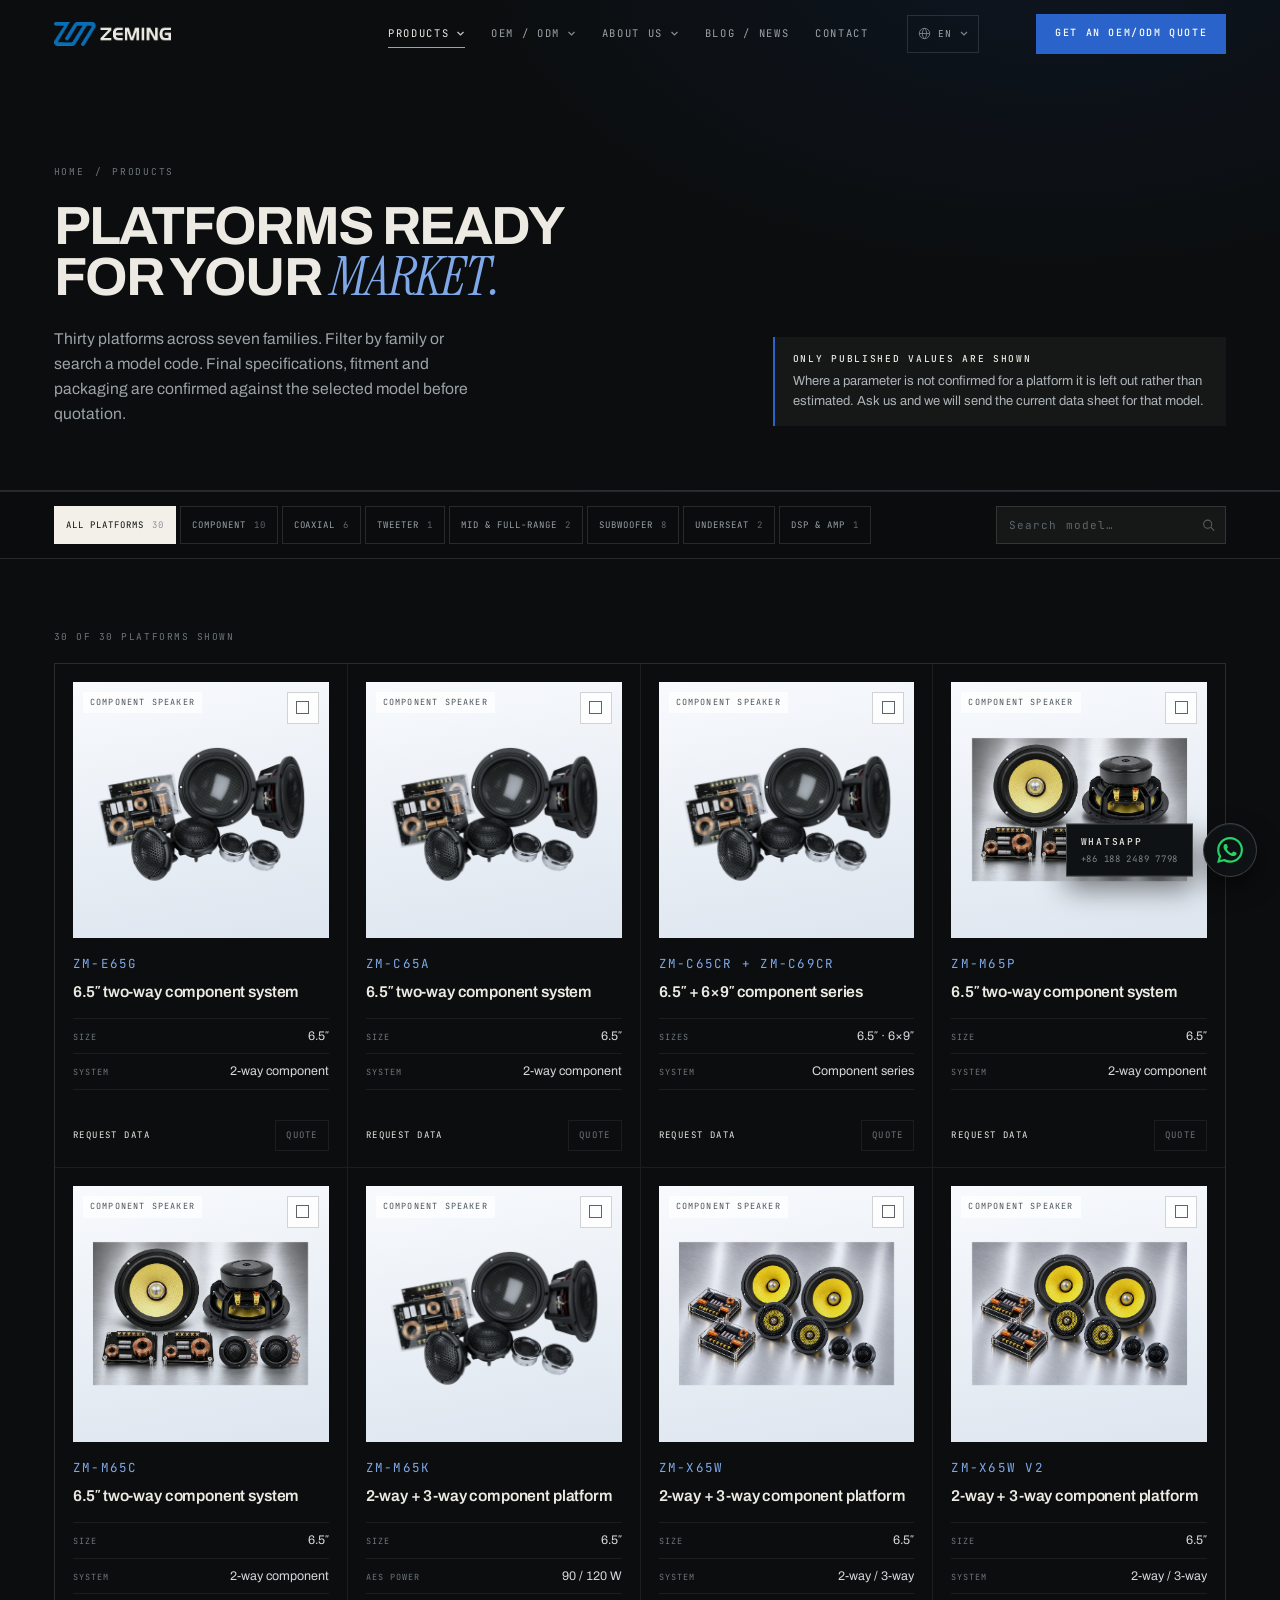
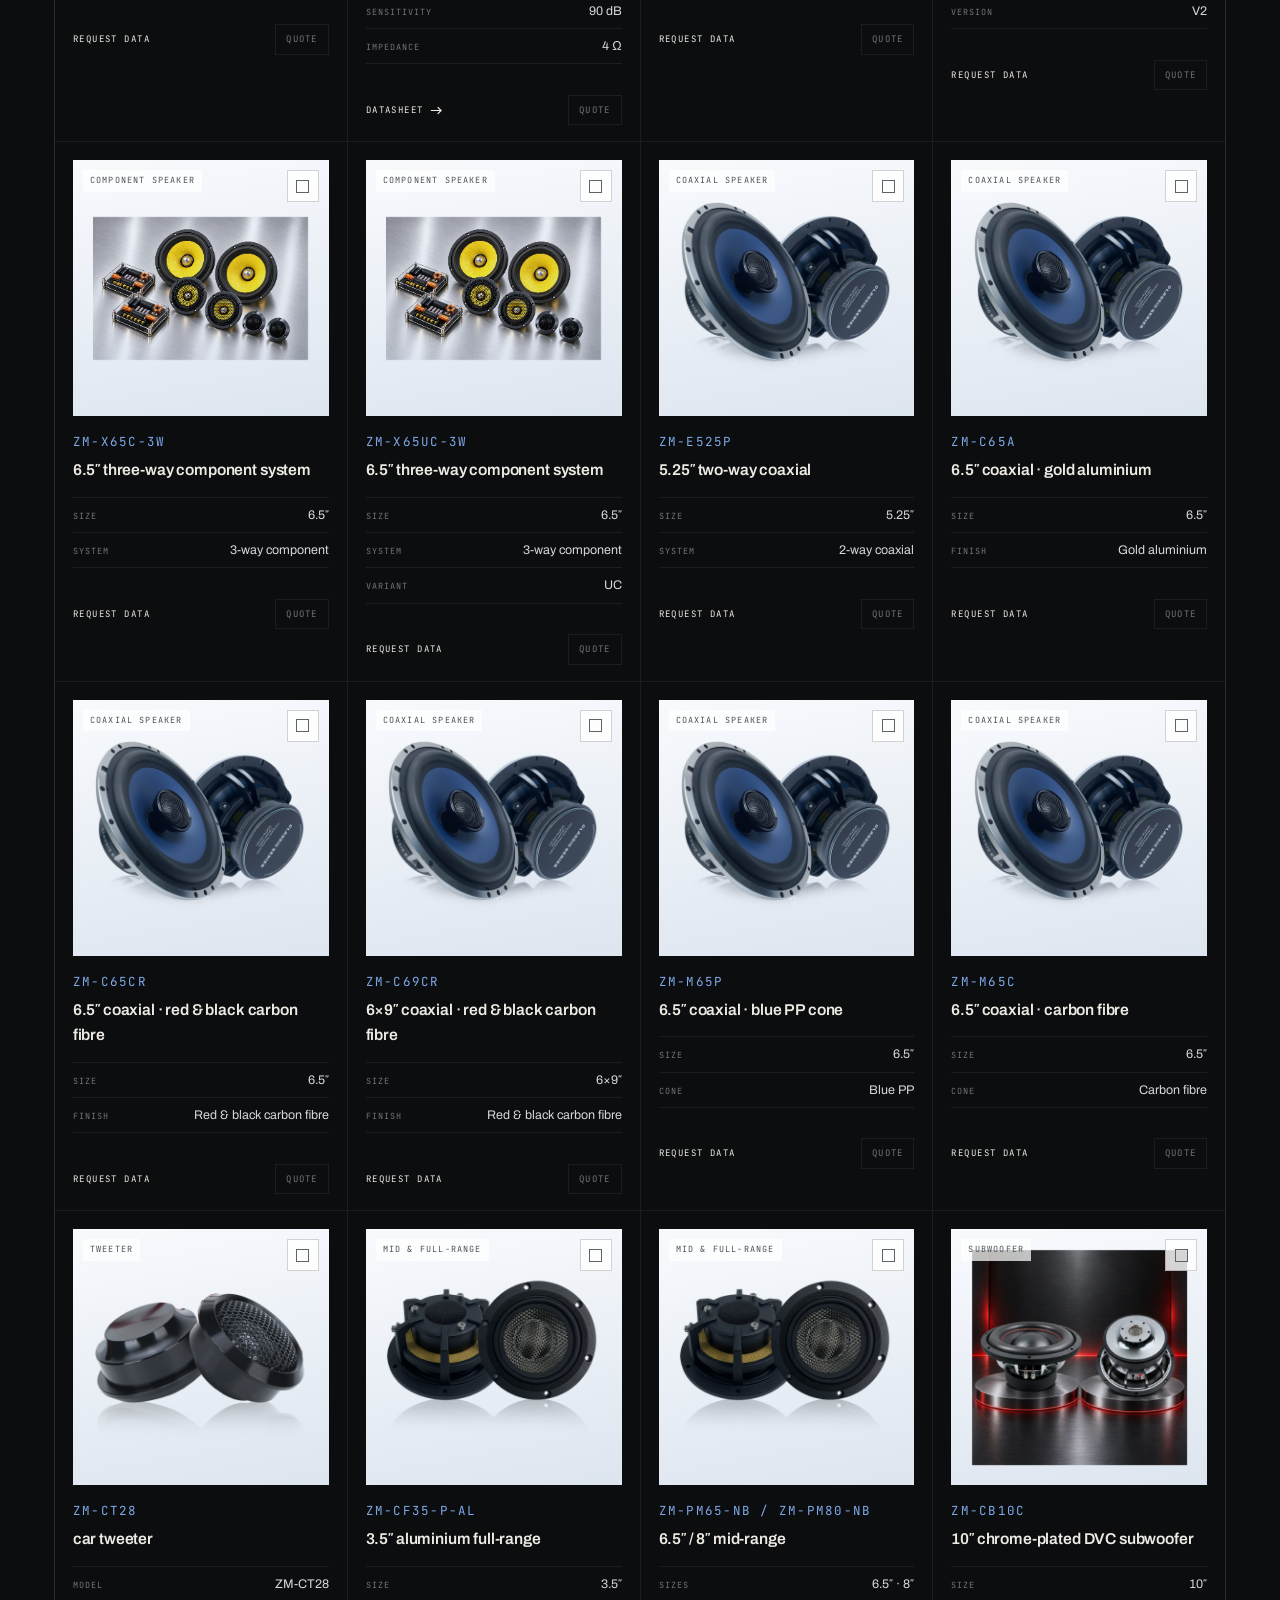
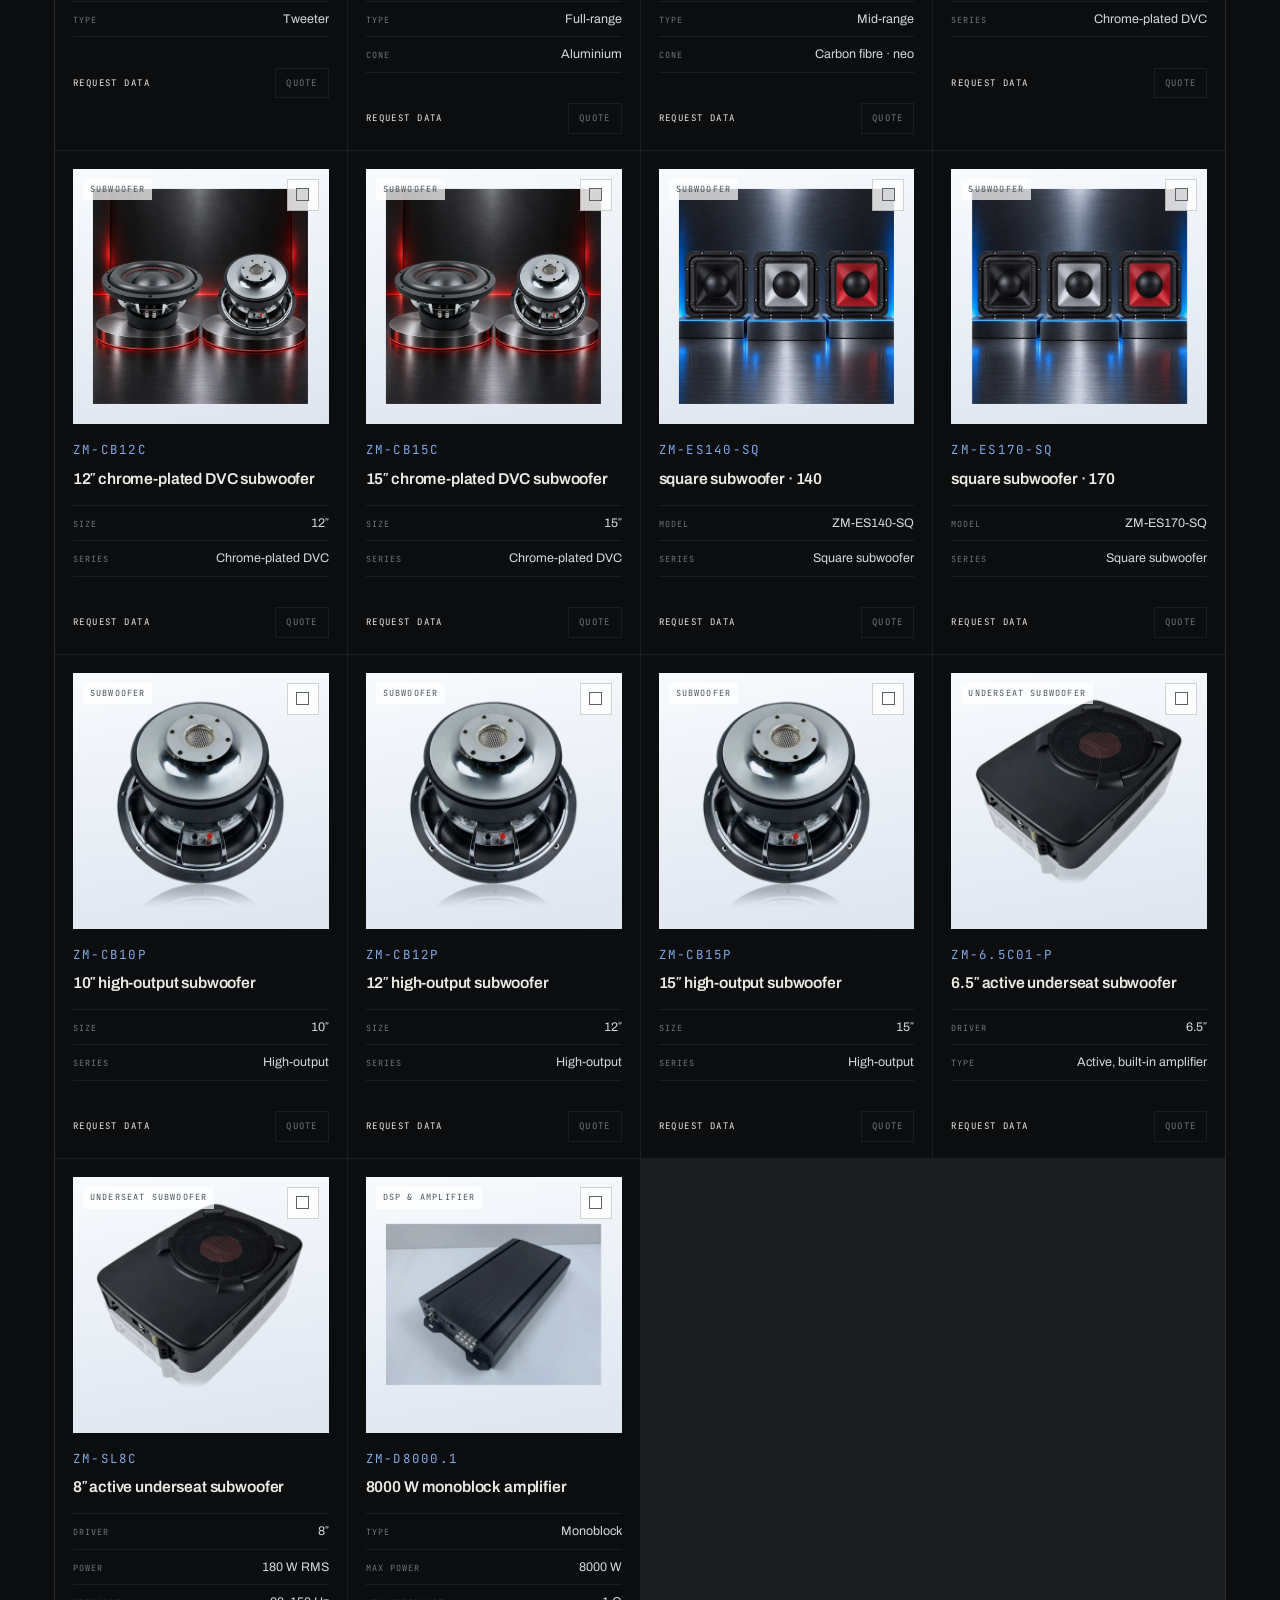
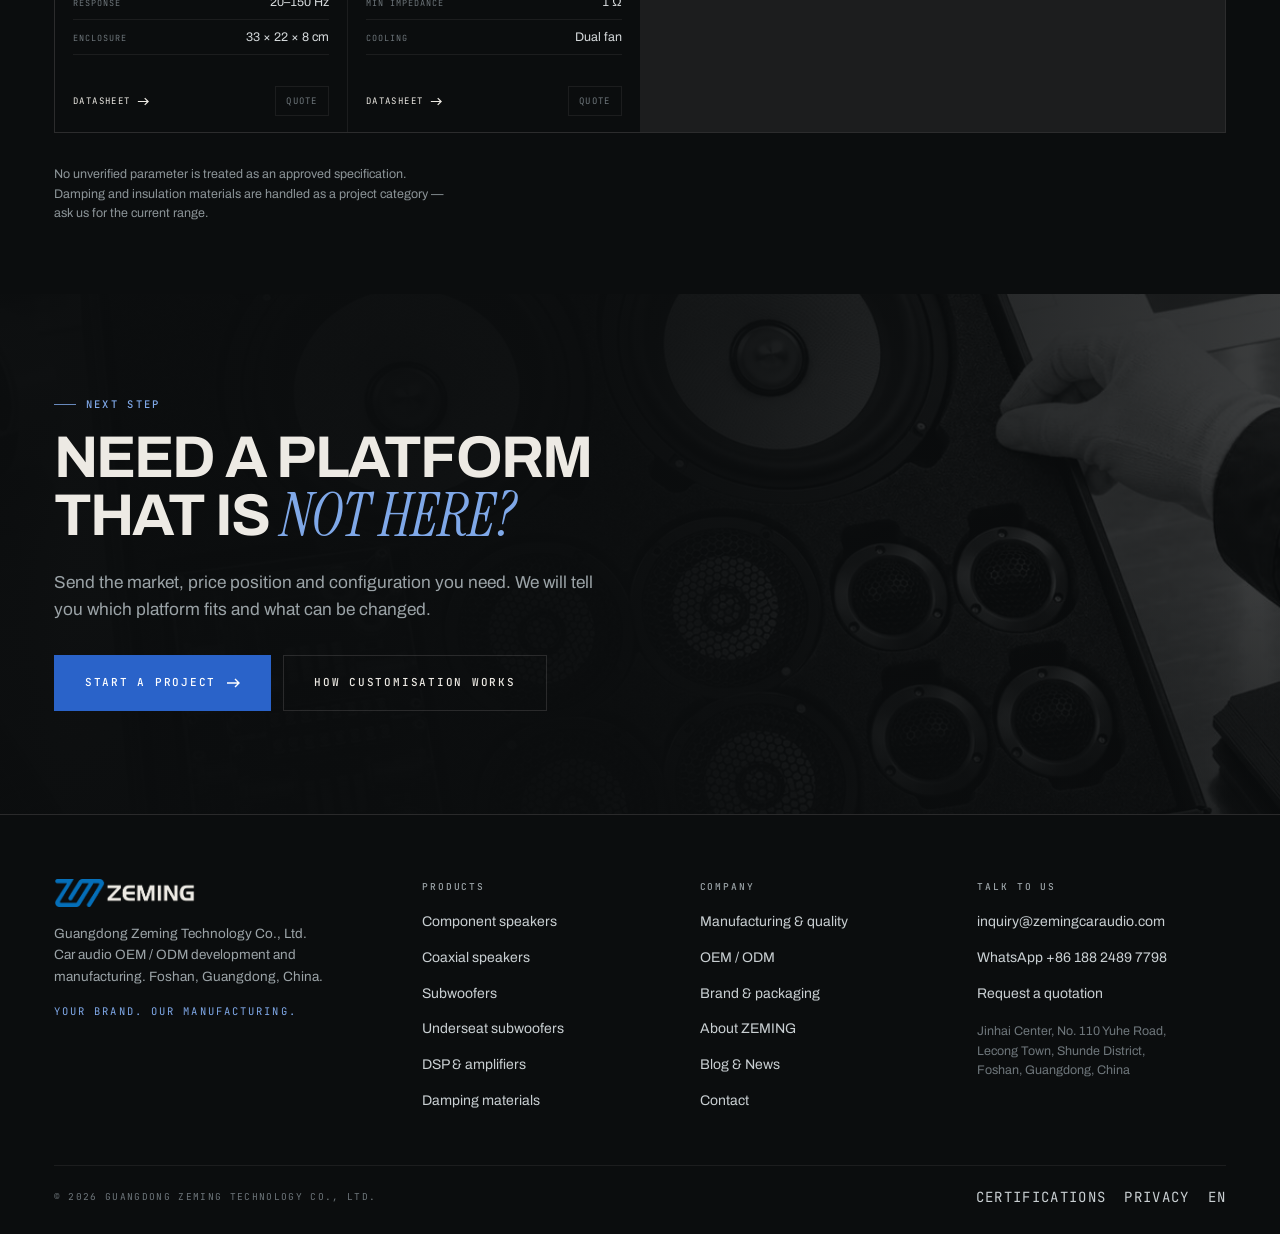
<file: products.html>
<!DOCTYPE html>
<html lang="en">
<head>
<meta charset="UTF-8">
<meta name="viewport" content="width=device-width, initial-scale=1">
<title>Products — ZEMING car audio platforms</title>
<meta name="description" content="ZEMING car audio platforms: component and coaxial speakers, tweeters, mid and full-range, subwoofers, underseat subwoofers and DSP amplifiers. Parameters are confirmed against the selected model before quotation.">
<link rel="stylesheet" href="assets/fonts.css">
<link rel="stylesheet" href="assets/site.css">
<link rel="stylesheet" href="assets/catalog.css">
<link rel="icon" href="assets/img/logo-header.png">
</head>
<body>
<a class="skip" href="#main">Skip to content</a>
<header class="nav" id="nav">
  <div class="nav__inner">
    <a class="nav__logo" href="index.html" aria-label="ZEMING CAR AUDIO — home">
      <img class="logo-d" src="assets/img/logo-header-dark.png" alt="ZEMING" width="1172" height="240">
    </a>
    <nav class="nav__links" aria-label="Primary">
      <div class="navm" data-navm>
        <a class="navm__btn" href="products.html#catalogue" aria-expanded="false" aria-haspopup="true" aria-controls="navm-products" data-current="page">Products <svg class="navm__caret" width="9" height="5" viewBox="0 0 8 5" fill="none" aria-hidden="true"><path d="M1 1l3 3 3-3" stroke="currentColor" stroke-width="1.2"/></svg></a>
        <div class="navm__panel navm__panel--mega" id="navm-products">
          <div class="mega">
            <div class="mega__head">
              <span class="mega__kicker">Product catalogue</span>
              <span class="mega__count">30 platforms &middot; 8 categories</span>
            </div>
            <div class="mega__body">
              <div class="mega__left">
                <p class="mega__label">By family</p>
                <div class="mega__cols">
                  <a class="mega__item" href="products.html#component"><span>Component speakers</span><em>10</em></a>
                  <a class="mega__item" href="products.html#subwoofer"><span>Subwoofers</span><em>8</em></a>
                  <a class="mega__item" href="products.html#coaxial"><span>Coaxial speakers</span><em>6</em></a>
                  <a class="mega__item" href="products.html#activebass"><span>Underseat subwoofers</span><em>2</em></a>
                  <a class="mega__item" href="products.html#midrange"><span>Mid &amp; full-range</span><em>2</em></a>
                  <a class="mega__item" href="products.html#amp"><span>DSP &amp; amplifiers</span><em>1</em></a>
                  <a class="mega__item" href="products.html#tweeter"><span>Tweeters</span><em>1</em></a>
                  <a class="mega__item" href="contact.html?topic=damping"><span>Damping &amp; insulation</span><em>&mdash;</em></a>
                </div>
                <p class="mega__note">Sizes, finishes and configurations are confirmed per model.</p>
              </div>
              <a class="mega__feat" href="product-zm-m65k.html">
                <span class="mega__shot"><img src="assets/img/opt/nav-m65k.webp" alt="ZM-M65K 2-way + 3-way component platform" width="520" height="341"></span>
                <span class="mega__meta">
                  <span class="mega__tag">Featured platform</span>
                  <b>ZM-M65K</b>
                  <small>6.5&Prime; &middot; 2-way + 3-way platform</small>
                </span>
                <span class="mega__go">View platform <svg width="13" height="9" viewBox="0 0 14 10" fill="none" aria-hidden="true"><path d="M9 1l4 4-4 4M1 5h12" stroke="currentColor" stroke-width="1.3"/></svg></span>
              </a>
            </div>
            <div class="mega__foot">
              <a href="products.html#catalogue">All 30 platforms <svg width="13" height="9" viewBox="0 0 14 10" fill="none" aria-hidden="true"><path d="M9 1l4 4-4 4M1 5h12" stroke="currentColor" stroke-width="1.3"/></svg></a>
              <a href="contact.html">Request a data sheet <svg width="13" height="9" viewBox="0 0 14 10" fill="none" aria-hidden="true"><path d="M9 1l4 4-4 4M1 5h12" stroke="currentColor" stroke-width="1.3"/></svg></a>
            </div>
          </div>
        </div>
      </div>

      <div class="navm" data-navm>
        <a class="navm__btn" href="oem-odm.html" aria-expanded="false" aria-haspopup="true" aria-controls="navm-oem">OEM / ODM <svg class="navm__caret" width="9" height="5" viewBox="0 0 8 5" fill="none" aria-hidden="true"><path d="M1 1l3 3 3-3" stroke="currentColor" stroke-width="1.2"/></svg></a>
        <div class="navm__panel navm__panel--mega" id="navm-oem">
          <div class="mega">
            <div class="mega__head">
              <span class="mega__kicker">Development &amp; manufacturing</span>
              <span class="mega__count">7 steps &middot; 5 changeable areas</span>
            </div>
            <div class="mega__body">
              <div class="mega__left">
                <div class="mega__cols">
                  <a class="mega__item" href="oem-odm.html"><span><b>OEM / ODM overview</b><small>Define &rarr; produce</small></span><em>01</em></a>
                  <a class="mega__item" href="capabilities.html#production"><span><b>Manufacturing</b><small>Four production stages</small></span><em>02</em></a>
                  <a class="mega__item" href="oem-odm.html#process"><span><b>The seven steps</b><small>One gate per step</small></span><em>03</em></a>
                  <a class="mega__item" href="capabilities.html#quality"><span><b>Quality control</b><small>Checked before release</small></span><em>04</em></a>
                  <a class="mega__item" href="oem-odm.html#change"><span><b>What can change</b><small>Five areas per project</small></span><em>05</em></a>
                  <a class="mega__item" href="capabilities.html#certification"><span><b>Certifications</b><small>CE &middot; RoHS &middot; REACH &middot; MSDS</small></span><em>06</em></a>
                  <a class="mega__item" href="brand-studio.html"><span><b>Brand &amp; packaging</b><small>Logo, finish, artwork</small></span><em>07</em></a>
                  <a class="mega__item" href="contact.html"><span><b>Start a project</b><small>Three lines, one reply</small></span><em>08</em></a>
                </div>
              </div>
              <a class="mega__feat" href="capabilities.html">
                <span class="mega__shot"><img src="assets/img/opt/nav-oem.webp" alt="Operators assembling and inspecting speakers at the Foshan plant" width="560" height="373"></span>
                <span class="mega__meta">
                  <span class="mega__tag">Inside the plant</span>
                  <b>Foshan facility</b>
                  <small>Assembly &middot; QC &middot; final release</small>
                </span>
                <span class="mega__go">View capabilities <svg width="13" height="9" viewBox="0 0 14 10" fill="none" aria-hidden="true"><path d="M9 1l4 4-4 4M1 5h12" stroke="currentColor" stroke-width="1.3"/></svg></span>
              </a>
            </div>
            <div class="mega__foot">
              <a href="capabilities.html">Manufacturing &amp; quality <svg width="13" height="9" viewBox="0 0 14 10" fill="none" aria-hidden="true"><path d="M9 1l4 4-4 4M1 5h12" stroke="currentColor" stroke-width="1.3"/></svg></a>
              <a href="contact.html">Start a project <svg width="13" height="9" viewBox="0 0 14 10" fill="none" aria-hidden="true"><path d="M9 1l4 4-4 4M1 5h12" stroke="currentColor" stroke-width="1.3"/></svg></a>
            </div>
          </div>
        </div>
      </div>

      <div class="navm" data-navm>
        <a class="navm__btn" href="company.html" aria-expanded="false" aria-haspopup="true" aria-controls="navm-about">About Us <svg class="navm__caret" width="9" height="5" viewBox="0 0 8 5" fill="none" aria-hidden="true"><path d="M1 1l3 3 3-3" stroke="currentColor" stroke-width="1.2"/></svg></a>
        <div class="navm__panel navm__panel--mega navm__panel--mega-end" id="navm-about">
          <div class="mega">
            <div class="mega__head">
              <span class="mega__kicker">The company</span>
              <span class="mega__count">Est. 2012 &middot; Foshan, Guangdong</span>
            </div>
            <div class="mega__body">
              <div class="mega__left">
                <div class="mega__cols mega__cols--rows3">
                  <a class="mega__item" href="company.html"><span><b>Company profile</b><small>R&amp;D to production</small></span><em>01</em></a>
                  <a class="mega__item" href="capabilities.html#production"><span><b>Manufacturing</b><small>Assembly, Foshan</small></span><em>02</em></a>
                  <a class="mega__item" href="company.html#facility"><span><b>Facility &amp; visit</b><small>Jinhai Center, Lecong</small></span><em>03</em></a>
                  <a class="mega__item" href="news.html"><span><b>Blog / News</b><small>Notes from the floor</small></span><em>04</em></a>
                  <a class="mega__item" href="capabilities.html#certification"><span><b>Certifications</b><small>CE &middot; RoHS &middot; REACH &middot; MSDS</small></span><em>05</em></a>
                  <a class="mega__item" href="contact.html"><span><b>Contact</b><small>Foshan, Guangdong</small></span><em>06</em></a>
                </div>
                <p class="mega__note">10,000 m&sup2; facility &middot; 8 product categories &middot; global aftermarket</p>
              </div>
              <a class="mega__feat" href="company.html">
                <span class="mega__shot"><img src="assets/img/opt/nav-about.webp" alt="ZEMING engineers working on a driver design and simulations" width="560" height="373"></span>
                <span class="mega__meta">
                  <span class="mega__tag">Since 2012</span>
                  <b>Your brand.</b>
                  <small>Our manufacturing.</small>
                </span>
                <span class="mega__go">Company profile <svg width="13" height="9" viewBox="0 0 14 10" fill="none" aria-hidden="true"><path d="M9 1l4 4-4 4M1 5h12" stroke="currentColor" stroke-width="1.3"/></svg></span>
              </a>
            </div>
            <div class="mega__foot">
              <a href="company.html">About ZEMING <svg width="13" height="9" viewBox="0 0 14 10" fill="none" aria-hidden="true"><path d="M9 1l4 4-4 4M1 5h12" stroke="currentColor" stroke-width="1.3"/></svg></a>
              <a href="contact.html">Contact us <svg width="13" height="9" viewBox="0 0 14 10" fill="none" aria-hidden="true"><path d="M9 1l4 4-4 4M1 5h12" stroke="currentColor" stroke-width="1.3"/></svg></a>
            </div>
          </div>
        </div>
      </div>

      <a class="nav__link" href="news.html">Blog / News</a>
      <a class="nav__link" href="contact.html">Contact</a>
    </nav>
    <div class="lang" data-lang>
      <button class="lang__btn" type="button" aria-expanded="false" aria-controls="langPanel" aria-label="Language: English">
        <svg width="13" height="13" viewBox="0 0 16 16" fill="none" aria-hidden="true"><circle cx="8" cy="8" r="6.4" stroke="currentColor" stroke-width="1.1"/><path d="M1.6 8h12.8M8 1.6c1.75 1.8 2.7 4 2.7 6.4S9.75 12.6 8 14.4C6.25 12.6 5.3 10.4 5.3 8S6.25 3.4 8 1.6z" stroke="currentColor" stroke-width="1.1"/></svg>
        <span class="lang__code">EN</span>
        <svg class="lang__caret" width="8" height="5" viewBox="0 0 8 5" fill="none" aria-hidden="true"><path d="M1 1l3 3 3-3" stroke="currentColor" stroke-width="1.2"/></svg>
      </button>
      <div class="lang__panel" id="langPanel" role="group" aria-label="Select language" hidden>
        <button class="lang__opt is-active" type="button" data-lang-code="en"><span class="lang__native">English</span><span class="lang__check" aria-hidden="true">✓</span></button>
        <button class="lang__opt" type="button" data-lang-code="zh"><span class="lang__native">中文</span><span class="lang__tag">Soon</span></button>
        <button class="lang__opt" type="button" data-lang-code="es"><span class="lang__native">Español</span><span class="lang__tag">Soon</span></button>
        <button class="lang__opt" type="button" data-lang-code="de"><span class="lang__native">Deutsch</span><span class="lang__tag">Soon</span></button>
        <button class="lang__opt" type="button" data-lang-code="fr"><span class="lang__native">Français</span><span class="lang__tag">Soon</span></button>
        <p class="lang__note" hidden></p>
      </div>
    </div>
    <div class="nav__cta"><a class="btn btn--brand" href="contact.html">Get an OEM/ODM Quote</a></div>
    <button class="nav__burger" aria-label="Open menu" aria-expanded="false" aria-controls="drawer"><span></span></button>
  </div>
</header>

<div class="drawer" id="drawer">
<div class="drawer__nav">
  <details class="dacc">
    <summary><span>Products</span><span class="dacc__n">01</span></summary>
    <div class="dacc__body">
      <a href="products.html#component"><span>Component speakers</span><i>10</i></a>
      <a href="products.html#subwoofer"><span>Subwoofers</span><i>8</i></a>
      <a href="products.html#coaxial"><span>Coaxial speakers</span><i>6</i></a>
      <a href="products.html#activebass"><span>Underseat subwoofers</span><i>2</i></a>
      <a href="products.html#midrange"><span>Mid &amp; full-range</span><i>2</i></a>
      <a href="products.html#amp"><span>DSP &amp; amplifiers</span><i>1</i></a>
      <a href="products.html#tweeter"><span>Tweeters</span><i>1</i></a>
      <a href="contact.html?topic=damping"><span>Damping &amp; insulation</span><i>&mdash;</i></a>
      <a href="products.html#catalogue" class="drawer__all"><span>All 30 platforms</span><i>&rarr;</i></a>
    </div>
  </details>
  <details class="dacc">
    <summary><span>OEM / ODM</span><span class="dacc__n">02</span></summary>
    <div class="dacc__body">
      <a href="oem-odm.html"><span>OEM / ODM overview</span></a>
      <a href="oem-odm.html#process"><span>The seven steps</span></a>
      <a href="oem-odm.html#change"><span>What can change</span></a>
      <a href="capabilities.html#production"><span>Manufacturing</span></a>
      <a href="capabilities.html#quality"><span>Quality control</span></a>
      <a href="brand-studio.html"><span>Brand &amp; packaging</span></a>
    </div>
  </details>
  <details class="dacc">
    <summary><span>About Us</span><span class="dacc__n">03</span></summary>
    <div class="dacc__body">
      <a href="company.html"><span>Company profile</span></a>
      <a href="company.html#facility"><span>Facility &amp; visit</span></a>
      <a href="capabilities.html#certification"><span>Certifications</span></a>
      <a href="contact.html"><span>Contact</span></a>
    </div>
  </details>
  <a href="news.html" class="drawer__top" style="border-bottom:1px solid var(--line-d-2)">Blog / News <span>04</span></a>
  <a href="contact.html" class="drawer__top">Contact <span>05</span></a>
  <div class="drawer__cta"><a class="btn btn--brand" href="contact.html">Get an OEM/ODM Quote</a></div>
</div>
  <div class="drawer__lang">
    <span class="mono">Language</span>
    <div class="lang-row">
      <button class="lang-chip is-active" type="button" data-lang-code="en">English</button>
      <button class="lang-chip" type="button" data-lang-code="zh">中文<span class="lang__tag">Soon</span></button>
      <button class="lang-chip" type="button" data-lang-code="es">Español<span class="lang__tag">Soon</span></button>
      <button class="lang-chip" type="button" data-lang-code="de">Deutsch<span class="lang__tag">Soon</span></button>
      <button class="lang-chip" type="button" data-lang-code="fr">Français<span class="lang__tag">Soon</span></button>
    </div>
    <p class="lang__note" hidden></p>
  </div>
  <div class="drawer__foot">
    <span class="mono">inquiry@zemingcaraudio.com</span>
    <span class="mono">+86 188 2489 7798 · WhatsApp</span>
    <span class="mono">Foshan, Guangdong, China</span>
  </div>
</div>
<main id="main">

<section class="phero">
  <div class="wrap">
    <div class="phero__grid">
      <div>
        <p class="phero__crumb"><a href="index.html">Home</a> <span>/</span> Products</p>
        <h1 class="phero__h reveal">Platforms ready<br>for your <em>market.</em></h1>
        <p class="phero__sub reveal" style="--i:1">Thirty platforms across seven families. Filter by family or search a model code. Final specifications, fitment and packaging are confirmed against the selected model before quotation.</p>
      </div>
      <div class="phero__aside reveal" style="--i:2">
        <div class="hero__note">
          <b>Only published values are shown</b>
          Where a parameter is not confirmed for a platform it is left out rather than estimated. Ask us and we will send the current data sheet for that model.
        </div>
      </div>
    </div>
  </div>
</section>

<div class="filterbar" id="catalogue">
  <div class="wrap filterbar__in">
    <div class="cf-chips" role="group" aria-label="Filter by product family">
      <button class="cf-chip" data-fam="all" aria-pressed="true">All platforms <b>30</b></button>
      <button class="cf-chip" data-fam="component" aria-pressed="false">Component <b>10</b></button>
      <button class="cf-chip" data-fam="coaxial" aria-pressed="false">Coaxial <b>6</b></button>
      <button class="cf-chip" data-fam="tweeter" aria-pressed="false">Tweeter <b>1</b></button>
      <button class="cf-chip" data-fam="midrange" aria-pressed="false">Mid &amp; full-range <b>2</b></button>
      <button class="cf-chip" data-fam="subwoofer" aria-pressed="false">Subwoofer <b>8</b></button>
      <button class="cf-chip" data-fam="activebass" aria-pressed="false">Underseat <b>2</b></button>
      <button class="cf-chip" data-fam="amp" aria-pressed="false">DSP &amp; amp <b>1</b></button>
    </div>
    <div class="cf-search">
      <label class="sr-only" for="cf-q">Search a model or product name</label>
      <input id="cf-q" type="search" placeholder="Search model…" autocomplete="off">
      <svg width="13" height="13" viewBox="0 0 16 16" fill="none" aria-hidden="true"><circle cx="7" cy="7" r="5" stroke="#9BA3A7" stroke-width="1.3"/><path d="M11 11l4 4" stroke="#9BA3A7" stroke-width="1.3"/></svg>
    </div>
  </div>
</div>

<section class="section section--tight">
  <div class="wrap">
    <span class="cf-count">30 of 30 platforms shown</span>
    <div class="catgrid">
      <div class="pcard" data-fam="component" data-search="ZM-E65G 6.5″ two-way component system Component speaker">
        <a class="pcard__hit" href="contact.html?model=ZM-E65G" aria-label="ZM-E65G 6.5″ two-way component system"></a>
        <div class="pcard__img"><span class="pcard__fam">Component speaker</span>
          <button class="pcard__cmp" type="button" data-model="ZM-E65G" aria-pressed="false" aria-label="Add ZM-E65G to comparison">
            <span class="pcard__cmp-box" aria-hidden="true"></span>
          </button>
          <img src="assets/img/pic/p-component.png" alt="ZM-E65G 6.5″ two-way component system" loading="lazy" width="1200" height="1200"></div>
        <div class="pcard__code">ZM-E65G</div>
        <div class="pcard__name">6.5″ two-way component system</div>
        <dl class="pcard__specs"><div class="pcard__spec"><dt>Size</dt><dd>6.5″</dd></div><div class="pcard__spec"><dt>System</dt><dd>2-way component</dd></div></dl>
        <div class="pcard__foot">
          <span class="pcard__more pcard__more--req">Request data</span>
          <a class="pcard__quote" href="contact.html?model=ZM-E65G">Quote</a>
        </div>
      </div>
      <div class="pcard" data-fam="component" data-search="ZM-C65A 6.5″ two-way component system Component speaker">
        <a class="pcard__hit" href="contact.html?model=ZM-C65A" aria-label="ZM-C65A 6.5″ two-way component system"></a>
        <div class="pcard__img"><span class="pcard__fam">Component speaker</span>
          <button class="pcard__cmp" type="button" data-model="ZM-C65A" aria-pressed="false" aria-label="Add ZM-C65A to comparison">
            <span class="pcard__cmp-box" aria-hidden="true"></span>
          </button>
          <img src="assets/img/pic/p-component.png" alt="ZM-C65A 6.5″ two-way component system" loading="lazy" width="1200" height="1200"></div>
        <div class="pcard__code">ZM-C65A</div>
        <div class="pcard__name">6.5″ two-way component system</div>
        <dl class="pcard__specs"><div class="pcard__spec"><dt>Size</dt><dd>6.5″</dd></div><div class="pcard__spec"><dt>System</dt><dd>2-way component</dd></div></dl>
        <div class="pcard__foot">
          <span class="pcard__more pcard__more--req">Request data</span>
          <a class="pcard__quote" href="contact.html?model=ZM-C65A">Quote</a>
        </div>
      </div>
      <div class="pcard" data-fam="component" data-search="ZM-C65CR + ZM-C69CR 6.5″ + 6×9″ component series Component speaker">
        <a class="pcard__hit" href="contact.html?model=ZM-C65CR + ZM-C69CR" aria-label="ZM-C65CR + ZM-C69CR 6.5″ + 6×9″ component series"></a>
        <div class="pcard__img"><span class="pcard__fam">Component speaker</span>
          <button class="pcard__cmp" type="button" data-model="ZM-C65CR + ZM-C69CR" aria-pressed="false" aria-label="Add ZM-C65CR + ZM-C69CR to comparison">
            <span class="pcard__cmp-box" aria-hidden="true"></span>
          </button>
          <img src="assets/img/pic/p-component.png" alt="ZM-C65CR + ZM-C69CR 6.5″ + 6×9″ component series" loading="lazy" width="1200" height="1200"></div>
        <div class="pcard__code">ZM-C65CR + ZM-C69CR</div>
        <div class="pcard__name">6.5″ + 6×9″ component series</div>
        <dl class="pcard__specs"><div class="pcard__spec"><dt>Sizes</dt><dd>6.5″ · 6×9″</dd></div><div class="pcard__spec"><dt>System</dt><dd>Component series</dd></div></dl>
        <div class="pcard__foot">
          <span class="pcard__more pcard__more--req">Request data</span>
          <a class="pcard__quote" href="contact.html?model=ZM-C65CR + ZM-C69CR">Quote</a>
        </div>
      </div>
      <div class="pcard" data-fam="component" data-search="ZM-M65P 6.5″ two-way component system Component speaker">
        <a class="pcard__hit" href="contact.html?model=ZM-M65P" aria-label="ZM-M65P 6.5″ two-way component system"></a>
        <div class="pcard__img"><span class="pcard__fam">Component speaker</span>
          <button class="pcard__cmp" type="button" data-model="ZM-M65P" aria-pressed="false" aria-label="Add ZM-M65P to comparison">
            <span class="pcard__cmp-box" aria-hidden="true"></span>
          </button>
          <img src="assets/img/pic/m65k-2way.jpg" alt="ZM-M65P 6.5″ two-way component system" loading="lazy" width="1200" height="1200"></div>
        <div class="pcard__code">ZM-M65P</div>
        <div class="pcard__name">6.5″ two-way component system</div>
        <dl class="pcard__specs"><div class="pcard__spec"><dt>Size</dt><dd>6.5″</dd></div><div class="pcard__spec"><dt>System</dt><dd>2-way component</dd></div></dl>
        <div class="pcard__foot">
          <span class="pcard__more pcard__more--req">Request data</span>
          <a class="pcard__quote" href="contact.html?model=ZM-M65P">Quote</a>
        </div>
      </div>
      <div class="pcard" data-fam="component" data-search="ZM-M65C 6.5″ two-way component system Component speaker">
        <a class="pcard__hit" href="contact.html?model=ZM-M65C" aria-label="ZM-M65C 6.5″ two-way component system"></a>
        <div class="pcard__img"><span class="pcard__fam">Component speaker</span>
          <button class="pcard__cmp" type="button" data-model="ZM-M65C" aria-pressed="false" aria-label="Add ZM-M65C to comparison">
            <span class="pcard__cmp-box" aria-hidden="true"></span>
          </button>
          <img src="assets/img/pic/m65k-2way.jpg" alt="ZM-M65C 6.5″ two-way component system" loading="lazy" width="1200" height="1200"></div>
        <div class="pcard__code">ZM-M65C</div>
        <div class="pcard__name">6.5″ two-way component system</div>
        <dl class="pcard__specs"><div class="pcard__spec"><dt>Size</dt><dd>6.5″</dd></div><div class="pcard__spec"><dt>System</dt><dd>2-way component</dd></div></dl>
        <div class="pcard__foot">
          <span class="pcard__more pcard__more--req">Request data</span>
          <a class="pcard__quote" href="contact.html?model=ZM-M65C">Quote</a>
        </div>
      </div>
      <div class="pcard" data-fam="component" data-search="ZM-M65K 2-way + 3-way component platform Component speaker">
        <a class="pcard__hit" href="product-zm-m65k.html" aria-label="ZM-M65K 2-way + 3-way component platform"></a>
        <div class="pcard__img"><span class="pcard__fam">Component speaker</span>
          <button class="pcard__cmp" type="button" data-model="ZM-M65K" aria-pressed="false" aria-label="Add ZM-M65K to comparison">
            <span class="pcard__cmp-box" aria-hidden="true"></span>
          </button>
          <img src="assets/img/pic/p-component.png" alt="ZM-M65K 2-way + 3-way component platform" loading="lazy" width="1200" height="1200"></div>
        <div class="pcard__code">ZM-M65K</div>
        <div class="pcard__name">2-way + 3-way component platform</div>
        <dl class="pcard__specs"><div class="pcard__spec"><dt>Size</dt><dd>6.5″</dd></div><div class="pcard__spec"><dt>AES power</dt><dd>90 / 120 W</dd></div><div class="pcard__spec"><dt>Sensitivity</dt><dd>90 dB</dd></div><div class="pcard__spec"><dt>Impedance</dt><dd>4 Ω</dd></div></dl>
        <div class="pcard__foot">
          <span class="pcard__more">Datasheet<svg width="12" height="9" viewBox="0 0 14 10" fill="none" aria-hidden="true"><path d="M9 1l4 4-4 4M1 5h12" stroke="currentColor" stroke-width="1.4"/></svg></span>
          <a class="pcard__quote" href="contact.html?model=ZM-M65K">Quote</a>
        </div>
      </div>
      <div class="pcard" data-fam="component" data-search="ZM-X65W 2-way + 3-way component platform Component speaker">
        <a class="pcard__hit" href="contact.html?model=ZM-X65W" aria-label="ZM-X65W 2-way + 3-way component platform"></a>
        <div class="pcard__img"><span class="pcard__fam">Component speaker</span>
          <button class="pcard__cmp" type="button" data-model="ZM-X65W" aria-pressed="false" aria-label="Add ZM-X65W to comparison">
            <span class="pcard__cmp-box" aria-hidden="true"></span>
          </button>
          <img src="assets/img/pic/m65k-3way.jpg" alt="ZM-X65W 2-way + 3-way component platform" loading="lazy" width="1200" height="1200"></div>
        <div class="pcard__code">ZM-X65W</div>
        <div class="pcard__name">2-way + 3-way component platform</div>
        <dl class="pcard__specs"><div class="pcard__spec"><dt>Size</dt><dd>6.5″</dd></div><div class="pcard__spec"><dt>System</dt><dd>2-way / 3-way</dd></div></dl>
        <div class="pcard__foot">
          <span class="pcard__more pcard__more--req">Request data</span>
          <a class="pcard__quote" href="contact.html?model=ZM-X65W">Quote</a>
        </div>
      </div>
      <div class="pcard" data-fam="component" data-search="ZM-X65W V2 2-way + 3-way component platform Component speaker">
        <a class="pcard__hit" href="contact.html?model=ZM-X65W V2" aria-label="ZM-X65W V2 2-way + 3-way component platform"></a>
        <div class="pcard__img"><span class="pcard__fam">Component speaker</span>
          <button class="pcard__cmp" type="button" data-model="ZM-X65W V2" aria-pressed="false" aria-label="Add ZM-X65W V2 to comparison">
            <span class="pcard__cmp-box" aria-hidden="true"></span>
          </button>
          <img src="assets/img/pic/m65k-3way.jpg" alt="ZM-X65W V2 2-way + 3-way component platform" loading="lazy" width="1200" height="1200"></div>
        <div class="pcard__code">ZM-X65W V2</div>
        <div class="pcard__name">2-way + 3-way component platform</div>
        <dl class="pcard__specs"><div class="pcard__spec"><dt>Size</dt><dd>6.5″</dd></div><div class="pcard__spec"><dt>System</dt><dd>2-way / 3-way</dd></div><div class="pcard__spec"><dt>Version</dt><dd>V2</dd></div></dl>
        <div class="pcard__foot">
          <span class="pcard__more pcard__more--req">Request data</span>
          <a class="pcard__quote" href="contact.html?model=ZM-X65W V2">Quote</a>
        </div>
      </div>
      <div class="pcard" data-fam="component" data-search="ZM-X65C-3W 6.5″ three-way component system Component speaker">
        <a class="pcard__hit" href="contact.html?model=ZM-X65C-3W" aria-label="ZM-X65C-3W 6.5″ three-way component system"></a>
        <div class="pcard__img"><span class="pcard__fam">Component speaker</span>
          <button class="pcard__cmp" type="button" data-model="ZM-X65C-3W" aria-pressed="false" aria-label="Add ZM-X65C-3W to comparison">
            <span class="pcard__cmp-box" aria-hidden="true"></span>
          </button>
          <img src="assets/img/pic/m65k-3way.jpg" alt="ZM-X65C-3W 6.5″ three-way component system" loading="lazy" width="1200" height="1200"></div>
        <div class="pcard__code">ZM-X65C-3W</div>
        <div class="pcard__name">6.5″ three-way component system</div>
        <dl class="pcard__specs"><div class="pcard__spec"><dt>Size</dt><dd>6.5″</dd></div><div class="pcard__spec"><dt>System</dt><dd>3-way component</dd></div></dl>
        <div class="pcard__foot">
          <span class="pcard__more pcard__more--req">Request data</span>
          <a class="pcard__quote" href="contact.html?model=ZM-X65C-3W">Quote</a>
        </div>
      </div>
      <div class="pcard" data-fam="component" data-search="ZM-X65UC-3W 6.5″ three-way component system Component speaker">
        <a class="pcard__hit" href="contact.html?model=ZM-X65UC-3W" aria-label="ZM-X65UC-3W 6.5″ three-way component system"></a>
        <div class="pcard__img"><span class="pcard__fam">Component speaker</span>
          <button class="pcard__cmp" type="button" data-model="ZM-X65UC-3W" aria-pressed="false" aria-label="Add ZM-X65UC-3W to comparison">
            <span class="pcard__cmp-box" aria-hidden="true"></span>
          </button>
          <img src="assets/img/pic/m65k-3way.jpg" alt="ZM-X65UC-3W 6.5″ three-way component system" loading="lazy" width="1200" height="1200"></div>
        <div class="pcard__code">ZM-X65UC-3W</div>
        <div class="pcard__name">6.5″ three-way component system</div>
        <dl class="pcard__specs"><div class="pcard__spec"><dt>Size</dt><dd>6.5″</dd></div><div class="pcard__spec"><dt>System</dt><dd>3-way component</dd></div><div class="pcard__spec"><dt>Variant</dt><dd>UC</dd></div></dl>
        <div class="pcard__foot">
          <span class="pcard__more pcard__more--req">Request data</span>
          <a class="pcard__quote" href="contact.html?model=ZM-X65UC-3W">Quote</a>
        </div>
      </div>
      <div class="pcard" data-fam="coaxial" data-search="ZM-E525P 5.25″ two-way coaxial Coaxial speaker">
        <a class="pcard__hit" href="contact.html?model=ZM-E525P" aria-label="ZM-E525P 5.25″ two-way coaxial"></a>
        <div class="pcard__img"><span class="pcard__fam">Coaxial speaker</span>
          <button class="pcard__cmp" type="button" data-model="ZM-E525P" aria-pressed="false" aria-label="Add ZM-E525P to comparison">
            <span class="pcard__cmp-box" aria-hidden="true"></span>
          </button>
          <img src="assets/img/pic/p-coaxial.png" alt="ZM-E525P 5.25″ two-way coaxial" loading="lazy" width="1200" height="1200"></div>
        <div class="pcard__code">ZM-E525P</div>
        <div class="pcard__name">5.25″ two-way coaxial</div>
        <dl class="pcard__specs"><div class="pcard__spec"><dt>Size</dt><dd>5.25″</dd></div><div class="pcard__spec"><dt>System</dt><dd>2-way coaxial</dd></div></dl>
        <div class="pcard__foot">
          <span class="pcard__more pcard__more--req">Request data</span>
          <a class="pcard__quote" href="contact.html?model=ZM-E525P">Quote</a>
        </div>
      </div>
      <div class="pcard" data-fam="coaxial" data-search="ZM-C65A 6.5″ coaxial · gold aluminium Coaxial speaker">
        <a class="pcard__hit" href="contact.html?model=ZM-C65A" aria-label="ZM-C65A 6.5″ coaxial · gold aluminium"></a>
        <div class="pcard__img"><span class="pcard__fam">Coaxial speaker</span>
          <button class="pcard__cmp" type="button" data-model="ZM-C65A" aria-pressed="false" aria-label="Add ZM-C65A to comparison">
            <span class="pcard__cmp-box" aria-hidden="true"></span>
          </button>
          <img src="assets/img/pic/p-coaxial.png" alt="ZM-C65A 6.5″ coaxial · gold aluminium" loading="lazy" width="1200" height="1200"></div>
        <div class="pcard__code">ZM-C65A</div>
        <div class="pcard__name">6.5″ coaxial · gold aluminium</div>
        <dl class="pcard__specs"><div class="pcard__spec"><dt>Size</dt><dd>6.5″</dd></div><div class="pcard__spec"><dt>Finish</dt><dd>Gold aluminium</dd></div></dl>
        <div class="pcard__foot">
          <span class="pcard__more pcard__more--req">Request data</span>
          <a class="pcard__quote" href="contact.html?model=ZM-C65A">Quote</a>
        </div>
      </div>
      <div class="pcard" data-fam="coaxial" data-search="ZM-C65CR 6.5″ coaxial · red &amp; black carbon fibre Coaxial speaker">
        <a class="pcard__hit" href="contact.html?model=ZM-C65CR" aria-label="ZM-C65CR 6.5″ coaxial · red &amp; black carbon fibre"></a>
        <div class="pcard__img"><span class="pcard__fam">Coaxial speaker</span>
          <button class="pcard__cmp" type="button" data-model="ZM-C65CR" aria-pressed="false" aria-label="Add ZM-C65CR to comparison">
            <span class="pcard__cmp-box" aria-hidden="true"></span>
          </button>
          <img src="assets/img/pic/p-coaxial.png" alt="ZM-C65CR 6.5″ coaxial · red &amp; black carbon fibre" loading="lazy" width="1200" height="1200"></div>
        <div class="pcard__code">ZM-C65CR</div>
        <div class="pcard__name">6.5″ coaxial · red &amp; black carbon fibre</div>
        <dl class="pcard__specs"><div class="pcard__spec"><dt>Size</dt><dd>6.5″</dd></div><div class="pcard__spec"><dt>Finish</dt><dd>Red &amp; black carbon fibre</dd></div></dl>
        <div class="pcard__foot">
          <span class="pcard__more pcard__more--req">Request data</span>
          <a class="pcard__quote" href="contact.html?model=ZM-C65CR">Quote</a>
        </div>
      </div>
      <div class="pcard" data-fam="coaxial" data-search="ZM-C69CR 6×9″ coaxial · red &amp; black carbon fibre Coaxial speaker">
        <a class="pcard__hit" href="contact.html?model=ZM-C69CR" aria-label="ZM-C69CR 6×9″ coaxial · red &amp; black carbon fibre"></a>
        <div class="pcard__img"><span class="pcard__fam">Coaxial speaker</span>
          <button class="pcard__cmp" type="button" data-model="ZM-C69CR" aria-pressed="false" aria-label="Add ZM-C69CR to comparison">
            <span class="pcard__cmp-box" aria-hidden="true"></span>
          </button>
          <img src="assets/img/pic/p-coaxial.png" alt="ZM-C69CR 6×9″ coaxial · red &amp; black carbon fibre" loading="lazy" width="1200" height="1200"></div>
        <div class="pcard__code">ZM-C69CR</div>
        <div class="pcard__name">6×9″ coaxial · red &amp; black carbon fibre</div>
        <dl class="pcard__specs"><div class="pcard__spec"><dt>Size</dt><dd>6×9″</dd></div><div class="pcard__spec"><dt>Finish</dt><dd>Red &amp; black carbon fibre</dd></div></dl>
        <div class="pcard__foot">
          <span class="pcard__more pcard__more--req">Request data</span>
          <a class="pcard__quote" href="contact.html?model=ZM-C69CR">Quote</a>
        </div>
      </div>
      <div class="pcard" data-fam="coaxial" data-search="ZM-M65P 6.5″ coaxial · blue PP cone Coaxial speaker">
        <a class="pcard__hit" href="contact.html?model=ZM-M65P" aria-label="ZM-M65P 6.5″ coaxial · blue PP cone"></a>
        <div class="pcard__img"><span class="pcard__fam">Coaxial speaker</span>
          <button class="pcard__cmp" type="button" data-model="ZM-M65P" aria-pressed="false" aria-label="Add ZM-M65P to comparison">
            <span class="pcard__cmp-box" aria-hidden="true"></span>
          </button>
          <img src="assets/img/pic/p-coaxial.png" alt="ZM-M65P 6.5″ coaxial · blue PP cone" loading="lazy" width="1200" height="1200"></div>
        <div class="pcard__code">ZM-M65P</div>
        <div class="pcard__name">6.5″ coaxial · blue PP cone</div>
        <dl class="pcard__specs"><div class="pcard__spec"><dt>Size</dt><dd>6.5″</dd></div><div class="pcard__spec"><dt>Cone</dt><dd>Blue PP</dd></div></dl>
        <div class="pcard__foot">
          <span class="pcard__more pcard__more--req">Request data</span>
          <a class="pcard__quote" href="contact.html?model=ZM-M65P">Quote</a>
        </div>
      </div>
      <div class="pcard" data-fam="coaxial" data-search="ZM-M65C 6.5″ coaxial · carbon fibre Coaxial speaker">
        <a class="pcard__hit" href="contact.html?model=ZM-M65C" aria-label="ZM-M65C 6.5″ coaxial · carbon fibre"></a>
        <div class="pcard__img"><span class="pcard__fam">Coaxial speaker</span>
          <button class="pcard__cmp" type="button" data-model="ZM-M65C" aria-pressed="false" aria-label="Add ZM-M65C to comparison">
            <span class="pcard__cmp-box" aria-hidden="true"></span>
          </button>
          <img src="assets/img/pic/p-coaxial.png" alt="ZM-M65C 6.5″ coaxial · carbon fibre" loading="lazy" width="1200" height="1200"></div>
        <div class="pcard__code">ZM-M65C</div>
        <div class="pcard__name">6.5″ coaxial · carbon fibre</div>
        <dl class="pcard__specs"><div class="pcard__spec"><dt>Size</dt><dd>6.5″</dd></div><div class="pcard__spec"><dt>Cone</dt><dd>Carbon fibre</dd></div></dl>
        <div class="pcard__foot">
          <span class="pcard__more pcard__more--req">Request data</span>
          <a class="pcard__quote" href="contact.html?model=ZM-M65C">Quote</a>
        </div>
      </div>
      <div class="pcard" data-fam="tweeter" data-search="ZM-CT28 car tweeter Tweeter">
        <a class="pcard__hit" href="contact.html?model=ZM-CT28" aria-label="ZM-CT28 car tweeter"></a>
        <div class="pcard__img"><span class="pcard__fam">Tweeter</span>
          <button class="pcard__cmp" type="button" data-model="ZM-CT28" aria-pressed="false" aria-label="Add ZM-CT28 to comparison">
            <span class="pcard__cmp-box" aria-hidden="true"></span>
          </button>
          <img src="assets/img/pic/cat-tweeter.png" alt="ZM-CT28 car tweeter" loading="lazy" width="1200" height="1200"></div>
        <div class="pcard__code">ZM-CT28</div>
        <div class="pcard__name">car tweeter</div>
        <dl class="pcard__specs"><div class="pcard__spec"><dt>Model</dt><dd>ZM-CT28</dd></div><div class="pcard__spec"><dt>Type</dt><dd>Tweeter</dd></div></dl>
        <div class="pcard__foot">
          <span class="pcard__more pcard__more--req">Request data</span>
          <a class="pcard__quote" href="contact.html?model=ZM-CT28">Quote</a>
        </div>
      </div>
      <div class="pcard" data-fam="midrange" data-search="ZM-CF35-P-AL 3.5″ aluminium full-range Mid &amp; full-range">
        <a class="pcard__hit" href="contact.html?model=ZM-CF35-P-AL" aria-label="ZM-CF35-P-AL 3.5″ aluminium full-range"></a>
        <div class="pcard__img"><span class="pcard__fam">Mid &amp; full-range</span>
          <button class="pcard__cmp" type="button" data-model="ZM-CF35-P-AL" aria-pressed="false" aria-label="Add ZM-CF35-P-AL to comparison">
            <span class="pcard__cmp-box" aria-hidden="true"></span>
          </button>
          <img src="assets/img/pic/cat-midrange.png" alt="ZM-CF35-P-AL 3.5″ aluminium full-range" loading="lazy" width="1200" height="1200"></div>
        <div class="pcard__code">ZM-CF35-P-AL</div>
        <div class="pcard__name">3.5″ aluminium full-range</div>
        <dl class="pcard__specs"><div class="pcard__spec"><dt>Size</dt><dd>3.5″</dd></div><div class="pcard__spec"><dt>Type</dt><dd>Full-range</dd></div><div class="pcard__spec"><dt>Cone</dt><dd>Aluminium</dd></div></dl>
        <div class="pcard__foot">
          <span class="pcard__more pcard__more--req">Request data</span>
          <a class="pcard__quote" href="contact.html?model=ZM-CF35-P-AL">Quote</a>
        </div>
      </div>
      <div class="pcard" data-fam="midrange" data-search="ZM-PM65-NB / ZM-PM80-NB 6.5″ / 8″ mid-range Mid &amp; full-range">
        <a class="pcard__hit" href="contact.html?model=ZM-PM65-NB / ZM-PM80-NB" aria-label="ZM-PM65-NB / ZM-PM80-NB 6.5″ / 8″ mid-range"></a>
        <div class="pcard__img"><span class="pcard__fam">Mid &amp; full-range</span>
          <button class="pcard__cmp" type="button" data-model="ZM-PM65-NB / ZM-PM80-NB" aria-pressed="false" aria-label="Add ZM-PM65-NB / ZM-PM80-NB to comparison">
            <span class="pcard__cmp-box" aria-hidden="true"></span>
          </button>
          <img src="assets/img/pic/cat-midrange.png" alt="ZM-PM65-NB / ZM-PM80-NB 6.5″ / 8″ mid-range" loading="lazy" width="1200" height="1200"></div>
        <div class="pcard__code">ZM-PM65-NB / ZM-PM80-NB</div>
        <div class="pcard__name">6.5″ / 8″ mid-range</div>
        <dl class="pcard__specs"><div class="pcard__spec"><dt>Sizes</dt><dd>6.5″ · 8″</dd></div><div class="pcard__spec"><dt>Type</dt><dd>Mid-range</dd></div><div class="pcard__spec"><dt>Cone</dt><dd>Carbon fibre · neo</dd></div></dl>
        <div class="pcard__foot">
          <span class="pcard__more pcard__more--req">Request data</span>
          <a class="pcard__quote" href="contact.html?model=ZM-PM65-NB / ZM-PM80-NB">Quote</a>
        </div>
      </div>
      <div class="pcard" data-fam="subwoofer" data-search="ZM-CB10C 10″ chrome-plated DVC subwoofer Subwoofer">
        <a class="pcard__hit" href="contact.html?model=ZM-CB10C" aria-label="ZM-CB10C 10″ chrome-plated DVC subwoofer"></a>
        <div class="pcard__img"><span class="pcard__fam">Subwoofer</span>
          <button class="pcard__cmp" type="button" data-model="ZM-CB10C" aria-pressed="false" aria-label="Add ZM-CB10C to comparison">
            <span class="pcard__cmp-box" aria-hidden="true"></span>
          </button>
          <img src="assets/img/pic/sub-chrome.jpg" alt="ZM-CB10C 10″ chrome-plated DVC subwoofer" loading="lazy" width="1200" height="1200"></div>
        <div class="pcard__code">ZM-CB10C</div>
        <div class="pcard__name">10″ chrome-plated DVC subwoofer</div>
        <dl class="pcard__specs"><div class="pcard__spec"><dt>Size</dt><dd>10″</dd></div><div class="pcard__spec"><dt>Series</dt><dd>Chrome-plated DVC</dd></div></dl>
        <div class="pcard__foot">
          <span class="pcard__more pcard__more--req">Request data</span>
          <a class="pcard__quote" href="contact.html?model=ZM-CB10C">Quote</a>
        </div>
      </div>
      <div class="pcard" data-fam="subwoofer" data-search="ZM-CB12C 12″ chrome-plated DVC subwoofer Subwoofer">
        <a class="pcard__hit" href="contact.html?model=ZM-CB12C" aria-label="ZM-CB12C 12″ chrome-plated DVC subwoofer"></a>
        <div class="pcard__img"><span class="pcard__fam">Subwoofer</span>
          <button class="pcard__cmp" type="button" data-model="ZM-CB12C" aria-pressed="false" aria-label="Add ZM-CB12C to comparison">
            <span class="pcard__cmp-box" aria-hidden="true"></span>
          </button>
          <img src="assets/img/pic/sub-chrome.jpg" alt="ZM-CB12C 12″ chrome-plated DVC subwoofer" loading="lazy" width="1200" height="1200"></div>
        <div class="pcard__code">ZM-CB12C</div>
        <div class="pcard__name">12″ chrome-plated DVC subwoofer</div>
        <dl class="pcard__specs"><div class="pcard__spec"><dt>Size</dt><dd>12″</dd></div><div class="pcard__spec"><dt>Series</dt><dd>Chrome-plated DVC</dd></div></dl>
        <div class="pcard__foot">
          <span class="pcard__more pcard__more--req">Request data</span>
          <a class="pcard__quote" href="contact.html?model=ZM-CB12C">Quote</a>
        </div>
      </div>
      <div class="pcard" data-fam="subwoofer" data-search="ZM-CB15C 15″ chrome-plated DVC subwoofer Subwoofer">
        <a class="pcard__hit" href="contact.html?model=ZM-CB15C" aria-label="ZM-CB15C 15″ chrome-plated DVC subwoofer"></a>
        <div class="pcard__img"><span class="pcard__fam">Subwoofer</span>
          <button class="pcard__cmp" type="button" data-model="ZM-CB15C" aria-pressed="false" aria-label="Add ZM-CB15C to comparison">
            <span class="pcard__cmp-box" aria-hidden="true"></span>
          </button>
          <img src="assets/img/pic/sub-chrome.jpg" alt="ZM-CB15C 15″ chrome-plated DVC subwoofer" loading="lazy" width="1200" height="1200"></div>
        <div class="pcard__code">ZM-CB15C</div>
        <div class="pcard__name">15″ chrome-plated DVC subwoofer</div>
        <dl class="pcard__specs"><div class="pcard__spec"><dt>Size</dt><dd>15″</dd></div><div class="pcard__spec"><dt>Series</dt><dd>Chrome-plated DVC</dd></div></dl>
        <div class="pcard__foot">
          <span class="pcard__more pcard__more--req">Request data</span>
          <a class="pcard__quote" href="contact.html?model=ZM-CB15C">Quote</a>
        </div>
      </div>
      <div class="pcard" data-fam="subwoofer" data-search="ZM-ES140-SQ square subwoofer · 140 Subwoofer">
        <a class="pcard__hit" href="contact.html?model=ZM-ES140-SQ" aria-label="ZM-ES140-SQ square subwoofer · 140"></a>
        <div class="pcard__img"><span class="pcard__fam">Subwoofer</span>
          <button class="pcard__cmp" type="button" data-model="ZM-ES140-SQ" aria-pressed="false" aria-label="Add ZM-ES140-SQ to comparison">
            <span class="pcard__cmp-box" aria-hidden="true"></span>
          </button>
          <img src="assets/img/pic/sub-square.jpg" alt="ZM-ES140-SQ square subwoofer · 140" loading="lazy" width="1200" height="1200"></div>
        <div class="pcard__code">ZM-ES140-SQ</div>
        <div class="pcard__name">square subwoofer · 140</div>
        <dl class="pcard__specs"><div class="pcard__spec"><dt>Model</dt><dd>ZM-ES140-SQ</dd></div><div class="pcard__spec"><dt>Series</dt><dd>Square subwoofer</dd></div></dl>
        <div class="pcard__foot">
          <span class="pcard__more pcard__more--req">Request data</span>
          <a class="pcard__quote" href="contact.html?model=ZM-ES140-SQ">Quote</a>
        </div>
      </div>
      <div class="pcard" data-fam="subwoofer" data-search="ZM-ES170-SQ square subwoofer · 170 Subwoofer">
        <a class="pcard__hit" href="contact.html?model=ZM-ES170-SQ" aria-label="ZM-ES170-SQ square subwoofer · 170"></a>
        <div class="pcard__img"><span class="pcard__fam">Subwoofer</span>
          <button class="pcard__cmp" type="button" data-model="ZM-ES170-SQ" aria-pressed="false" aria-label="Add ZM-ES170-SQ to comparison">
            <span class="pcard__cmp-box" aria-hidden="true"></span>
          </button>
          <img src="assets/img/pic/sub-square.jpg" alt="ZM-ES170-SQ square subwoofer · 170" loading="lazy" width="1200" height="1200"></div>
        <div class="pcard__code">ZM-ES170-SQ</div>
        <div class="pcard__name">square subwoofer · 170</div>
        <dl class="pcard__specs"><div class="pcard__spec"><dt>Model</dt><dd>ZM-ES170-SQ</dd></div><div class="pcard__spec"><dt>Series</dt><dd>Square subwoofer</dd></div></dl>
        <div class="pcard__foot">
          <span class="pcard__more pcard__more--req">Request data</span>
          <a class="pcard__quote" href="contact.html?model=ZM-ES170-SQ">Quote</a>
        </div>
      </div>
      <div class="pcard" data-fam="subwoofer" data-search="ZM-CB10P 10″ high-output subwoofer Subwoofer">
        <a class="pcard__hit" href="contact.html?model=ZM-CB10P" aria-label="ZM-CB10P 10″ high-output subwoofer"></a>
        <div class="pcard__img"><span class="pcard__fam">Subwoofer</span>
          <button class="pcard__cmp" type="button" data-model="ZM-CB10P" aria-pressed="false" aria-label="Add ZM-CB10P to comparison">
            <span class="pcard__cmp-box" aria-hidden="true"></span>
          </button>
          <img src="assets/img/pic/p-subwoofer.png" alt="ZM-CB10P 10″ high-output subwoofer" loading="lazy" width="1200" height="1200"></div>
        <div class="pcard__code">ZM-CB10P</div>
        <div class="pcard__name">10″ high-output subwoofer</div>
        <dl class="pcard__specs"><div class="pcard__spec"><dt>Size</dt><dd>10″</dd></div><div class="pcard__spec"><dt>Series</dt><dd>High-output</dd></div></dl>
        <div class="pcard__foot">
          <span class="pcard__more pcard__more--req">Request data</span>
          <a class="pcard__quote" href="contact.html?model=ZM-CB10P">Quote</a>
        </div>
      </div>
      <div class="pcard" data-fam="subwoofer" data-search="ZM-CB12P 12″ high-output subwoofer Subwoofer">
        <a class="pcard__hit" href="contact.html?model=ZM-CB12P" aria-label="ZM-CB12P 12″ high-output subwoofer"></a>
        <div class="pcard__img"><span class="pcard__fam">Subwoofer</span>
          <button class="pcard__cmp" type="button" data-model="ZM-CB12P" aria-pressed="false" aria-label="Add ZM-CB12P to comparison">
            <span class="pcard__cmp-box" aria-hidden="true"></span>
          </button>
          <img src="assets/img/pic/p-subwoofer.png" alt="ZM-CB12P 12″ high-output subwoofer" loading="lazy" width="1200" height="1200"></div>
        <div class="pcard__code">ZM-CB12P</div>
        <div class="pcard__name">12″ high-output subwoofer</div>
        <dl class="pcard__specs"><div class="pcard__spec"><dt>Size</dt><dd>12″</dd></div><div class="pcard__spec"><dt>Series</dt><dd>High-output</dd></div></dl>
        <div class="pcard__foot">
          <span class="pcard__more pcard__more--req">Request data</span>
          <a class="pcard__quote" href="contact.html?model=ZM-CB12P">Quote</a>
        </div>
      </div>
      <div class="pcard" data-fam="subwoofer" data-search="ZM-CB15P 15″ high-output subwoofer Subwoofer">
        <a class="pcard__hit" href="contact.html?model=ZM-CB15P" aria-label="ZM-CB15P 15″ high-output subwoofer"></a>
        <div class="pcard__img"><span class="pcard__fam">Subwoofer</span>
          <button class="pcard__cmp" type="button" data-model="ZM-CB15P" aria-pressed="false" aria-label="Add ZM-CB15P to comparison">
            <span class="pcard__cmp-box" aria-hidden="true"></span>
          </button>
          <img src="assets/img/pic/p-subwoofer.png" alt="ZM-CB15P 15″ high-output subwoofer" loading="lazy" width="1200" height="1200"></div>
        <div class="pcard__code">ZM-CB15P</div>
        <div class="pcard__name">15″ high-output subwoofer</div>
        <dl class="pcard__specs"><div class="pcard__spec"><dt>Size</dt><dd>15″</dd></div><div class="pcard__spec"><dt>Series</dt><dd>High-output</dd></div></dl>
        <div class="pcard__foot">
          <span class="pcard__more pcard__more--req">Request data</span>
          <a class="pcard__quote" href="contact.html?model=ZM-CB15P">Quote</a>
        </div>
      </div>
      <div class="pcard" data-fam="activebass" data-search="ZM-6.5C01-P 6.5″ active underseat subwoofer Underseat subwoofer">
        <a class="pcard__hit" href="contact.html?model=ZM-6.5C01-P" aria-label="ZM-6.5C01-P 6.5″ active underseat subwoofer"></a>
        <div class="pcard__img"><span class="pcard__fam">Underseat subwoofer</span>
          <button class="pcard__cmp" type="button" data-model="ZM-6.5C01-P" aria-pressed="false" aria-label="Add ZM-6.5C01-P to comparison">
            <span class="pcard__cmp-box" aria-hidden="true"></span>
          </button>
          <img src="assets/img/pic/cat-activebass.png" alt="ZM-6.5C01-P 6.5″ active underseat subwoofer" loading="lazy" width="1200" height="1200"></div>
        <div class="pcard__code">ZM-6.5C01-P</div>
        <div class="pcard__name">6.5″ active underseat subwoofer</div>
        <dl class="pcard__specs"><div class="pcard__spec"><dt>Driver</dt><dd>6.5″</dd></div><div class="pcard__spec"><dt>Type</dt><dd>Active, built-in amplifier</dd></div></dl>
        <div class="pcard__foot">
          <span class="pcard__more pcard__more--req">Request data</span>
          <a class="pcard__quote" href="contact.html?model=ZM-6.5C01-P">Quote</a>
        </div>
      </div>
      <div class="pcard" data-fam="activebass" data-search="ZM-SL8C 8″ active underseat subwoofer Underseat subwoofer">
        <a class="pcard__hit" href="product-zm-sl8c.html" aria-label="ZM-SL8C 8″ active underseat subwoofer"></a>
        <div class="pcard__img"><span class="pcard__fam">Underseat subwoofer</span>
          <button class="pcard__cmp" type="button" data-model="ZM-SL8C" aria-pressed="false" aria-label="Add ZM-SL8C to comparison">
            <span class="pcard__cmp-box" aria-hidden="true"></span>
          </button>
          <img src="assets/img/pic/cat-activebass.png" alt="ZM-SL8C 8″ active underseat subwoofer" loading="lazy" width="1200" height="1200"></div>
        <div class="pcard__code">ZM-SL8C</div>
        <div class="pcard__name">8″ active underseat subwoofer</div>
        <dl class="pcard__specs"><div class="pcard__spec"><dt>Driver</dt><dd>8″</dd></div><div class="pcard__spec"><dt>Power</dt><dd>180 W RMS</dd></div><div class="pcard__spec"><dt>Response</dt><dd>20–150 Hz</dd></div><div class="pcard__spec"><dt>Enclosure</dt><dd>33 × 22 × 8 cm</dd></div></dl>
        <div class="pcard__foot">
          <span class="pcard__more">Datasheet<svg width="12" height="9" viewBox="0 0 14 10" fill="none" aria-hidden="true"><path d="M9 1l4 4-4 4M1 5h12" stroke="currentColor" stroke-width="1.4"/></svg></span>
          <a class="pcard__quote" href="contact.html?model=ZM-SL8C">Quote</a>
        </div>
      </div>
      <div class="pcard" data-fam="amp" data-search="ZM-D8000.1 8000 W monoblock amplifier DSP &amp; amplifier">
        <a class="pcard__hit" href="product-zm-d8000-1.html" aria-label="ZM-D8000.1 8000 W monoblock amplifier"></a>
        <div class="pcard__img"><span class="pcard__fam">DSP &amp; amplifier</span>
          <button class="pcard__cmp" type="button" data-model="ZM-D8000.1" aria-pressed="false" aria-label="Add ZM-D8000.1 to comparison">
            <span class="pcard__cmp-box" aria-hidden="true"></span>
          </button>
          <img src="assets/img/pic/amp-d8000.jpg" alt="ZM-D8000.1 8000 W monoblock amplifier" loading="lazy" width="1200" height="1200"></div>
        <div class="pcard__code">ZM-D8000.1</div>
        <div class="pcard__name">8000 W monoblock amplifier</div>
        <dl class="pcard__specs"><div class="pcard__spec"><dt>Type</dt><dd>Monoblock</dd></div><div class="pcard__spec"><dt>Max power</dt><dd>8000 W</dd></div><div class="pcard__spec"><dt>Min impedance</dt><dd>1 Ω</dd></div><div class="pcard__spec"><dt>Cooling</dt><dd>Dual fan</dd></div></dl>
        <div class="pcard__foot">
          <span class="pcard__more">Datasheet<svg width="12" height="9" viewBox="0 0 14 10" fill="none" aria-hidden="true"><path d="M9 1l4 4-4 4M1 5h12" stroke="currentColor" stroke-width="1.4"/></svg></span>
          <a class="pcard__quote" href="contact.html?model=ZM-D8000.1">Quote</a>
        </div>
      </div>
    </div>
    <p class="noresult">No platform matches that filter. Try another family, or <a href="contact.html" style="color:#7FA8E8">ask us directly</a>.</p>

    <p class="small-note mt-6">No unverified parameter is treated as an approved specification. Damping and insulation materials are handled as a project category — ask us for the current range.</p>
  </div>
</section>

<section class="cta-band">
  <img class="cta-band__bg" src="assets/img/pic/scene-package.jpg" alt="" loading="lazy" aria-hidden="true">
  <div class="wrap cta-band__in">
    <p class="eyebrow reveal">Next step</p>
    <h2 class="h-1 mt-4 reveal" style="--i:1">Need a platform<br>that is <em>not here?</em></h2>
    <p class="lead mt-5 reveal" style="--i:2">Send the market, price position and configuration you need. We will tell you which platform fits and what can be changed.</p>
    <div class="btn-row mt-6 reveal" style="--i:3">
      <a class="btn btn--brand btn--lg" href="contact.html">Start a project
        <svg width="14" height="10" viewBox="0 0 14 10" fill="none" aria-hidden="true"><path d="M9 1l4 4-4 4M1 5h12" stroke="currentColor" stroke-width="1.4"/></svg>
      </a>
      <a class="btn btn--ghost btn--lg" href="oem-odm.html">How customisation works</a>
    </div>
  </div>
</section>

</main>

<div class="cmpbar" id="cmpbar" hidden>
  <div class="wrap cmpbar__in">
    <span class="cmpbar__label">Compare</span>
    <div class="cmpbar__slots" id="cmpslots"></div>
    <div class="cmpbar__actions">
      <button class="btn btn--ghost" type="button" id="cmpclear">Clear</button>
      <button class="btn btn--brand" type="button" id="cmpopen" disabled>Select one more</button>
    </div>
  </div>
</div>

<div class="cmptoast" id="cmptoast" role="status" aria-live="polite"></div>

<div class="cmpmodal" id="cmpmodal" hidden>
  <div class="cmpmodal__scrim" data-close></div>
  <div class="cmpmodal__panel" role="dialog" aria-modal="true" aria-labelledby="cmptitle">
    <div class="cmpmodal__head">
      <h2 id="cmptitle">Compare platforms</h2>
      <label class="cmponly">
        <input type="checkbox" id="cmpdiff">
        <span class="cmponly__box" aria-hidden="true"></span>
        <span>Only show differences</span>
      </label>
      <button class="cmpmodal__close" type="button" data-close aria-label="Close comparison">Close</button>
    </div>
    <div class="cmpmodal__body" id="cmpbody"></div>
  </div>
</div>

<footer class="foot">
  <div class="wrap">
    <div class="foot__top">
      <div>
        <div class="foot__logo"><img src="assets/img/logo-footer-dark.png" alt="ZEMING" width="1220" height="240"></div>
        <p class="foot__blurb">Guangdong Zeming Technology Co., Ltd. Car audio OEM / ODM development and manufacturing. Foshan, Guangdong, China.</p>
        <p class="mono mt-4" style="color:#7FA8E8">Your brand. Our manufacturing.</p>
      </div>
      <div>
        <h4>Products</h4>
        <ul>
          <li><a href="products.html#component">Component speakers</a></li>
          <li><a href="products.html#coaxial">Coaxial speakers</a></li>
          <li><a href="products.html#subwoofer">Subwoofers</a></li>
          <li><a href="products.html#activebass">Underseat subwoofers</a></li>
          <li><a href="products.html#amp">DSP &amp; amplifiers</a></li>
          <li><a href="products.html">Damping materials</a></li>
        </ul>
      </div>
      <div>
        <h4>Company</h4>
        <ul>
          <li><a href="capabilities.html">Manufacturing &amp; quality</a></li>
          <li><a href="oem-odm.html">OEM / ODM</a></li>
          <li><a href="brand-studio.html">Brand &amp; packaging</a></li>
          <li><a href="company.html">About ZEMING</a></li>
          <li><a href="news.html">Blog &amp; News</a></li>
          <li><a href="contact.html">Contact</a></li>
        </ul>
      </div>
      <div>
        <h4>Talk to us</h4>
        <ul>
          <li><a href="mailto:inquiry@zemingcaraudio.com">inquiry@zemingcaraudio.com</a></li>
          <li><a href="https://wa.me/8618824897798" target="_blank" rel="noopener">WhatsApp +86 188 2489 7798</a></li>
          <li><a href="contact.html">Request a quotation</a></li>
        </ul>
        <p class="small-note mt-4" style="color:#6E767B">Jinhai Center, No. 110 Yuhe Road,<br>Lecong Town, Shunde District,<br>Foshan, Guangdong, China</p>
      </div>
    </div>
    <div class="foot__bottom">
      <span>© 2026 Guangdong Zeming Technology Co., Ltd.</span>
      <div>
        <a href="company.html">Certifications</a>
        <a href="contact.html">Privacy</a>
        <a href="index.html">EN</a>
      </div>
    </div>
  </div>
</footer><script type="application/json" id="cmpdata">[{"m": "ZM-E65G", "f": "component", "fl": "Component speaker", "n": "6.5″ two-way component system", "img": "p-component.png", "u": "contact.html?model=ZM-E65G", "rows": [["Size", "6.5″"], ["System", "2-way component"]]}, {"m": "ZM-C65A", "f": "component", "fl": "Component speaker", "n": "6.5″ two-way component system", "img": "p-component.png", "u": "contact.html?model=ZM-C65A", "rows": [["Size", "6.5″"], ["System", "2-way component"]]}, {"m": "ZM-C65CR + ZM-C69CR", "f": "component", "fl": "Component speaker", "n": "6.5″ + 6×9″ component series", "img": "p-component.png", "u": "contact.html?model=ZM-C65CR + ZM-C69CR", "rows": [["Sizes", "6.5″ · 6×9″"], ["System", "Component series"]]}, {"m": "ZM-M65P", "f": "component", "fl": "Component speaker", "n": "6.5″ two-way component system", "img": "m65k-2way.jpg", "u": "contact.html?model=ZM-M65P", "rows": [["Size", "6.5″"], ["System", "2-way component"]]}, {"m": "ZM-M65C", "f": "component", "fl": "Component speaker", "n": "6.5″ two-way component system", "img": "m65k-2way.jpg", "u": "contact.html?model=ZM-M65C", "rows": [["Size", "6.5″"], ["System", "2-way component"]]}, {"m": "ZM-M65K", "f": "component", "fl": "Component speaker", "n": "2-way + 3-way component platform", "img": "p-component.png", "u": "product-zm-m65k.html", "rows": [["Size", "6.5″"], ["AES power", "90 / 120 W"], ["Sensitivity", "90 dB"], ["Impedance", "4 Ω"]]}, {"m": "ZM-X65W", "f": "component", "fl": "Component speaker", "n": "2-way + 3-way component platform", "img": "m65k-3way.jpg", "u": "contact.html?model=ZM-X65W", "rows": [["Size", "6.5″"], ["System", "2-way / 3-way"]]}, {"m": "ZM-X65W V2", "f": "component", "fl": "Component speaker", "n": "2-way + 3-way component platform", "img": "m65k-3way.jpg", "u": "contact.html?model=ZM-X65W V2", "rows": [["Size", "6.5″"], ["System", "2-way / 3-way"], ["Version", "V2"]]}, {"m": "ZM-X65C-3W", "f": "component", "fl": "Component speaker", "n": "6.5″ three-way component system", "img": "m65k-3way.jpg", "u": "contact.html?model=ZM-X65C-3W", "rows": [["Size", "6.5″"], ["System", "3-way component"]]}, {"m": "ZM-X65UC-3W", "f": "component", "fl": "Component speaker", "n": "6.5″ three-way component system", "img": "m65k-3way.jpg", "u": "contact.html?model=ZM-X65UC-3W", "rows": [["Size", "6.5″"], ["System", "3-way component"], ["Variant", "UC"]]}, {"m": "ZM-E525P", "f": "coaxial", "fl": "Coaxial speaker", "n": "5.25″ two-way coaxial", "img": "p-coaxial.png", "u": "contact.html?model=ZM-E525P", "rows": [["Size", "5.25″"], ["System", "2-way coaxial"]]}, {"m": "ZM-C65A", "f": "coaxial", "fl": "Coaxial speaker", "n": "6.5″ coaxial · gold aluminium", "img": "p-coaxial.png", "u": "contact.html?model=ZM-C65A", "rows": [["Size", "6.5″"], ["Finish", "Gold aluminium"]]}, {"m": "ZM-C65CR", "f": "coaxial", "fl": "Coaxial speaker", "n": "6.5″ coaxial · red &amp; black carbon fibre", "img": "p-coaxial.png", "u": "contact.html?model=ZM-C65CR", "rows": [["Size", "6.5″"], ["Finish", "Red &amp; black carbon fibre"]]}, {"m": "ZM-C69CR", "f": "coaxial", "fl": "Coaxial speaker", "n": "6×9″ coaxial · red &amp; black carbon fibre", "img": "p-coaxial.png", "u": "contact.html?model=ZM-C69CR", "rows": [["Size", "6×9″"], ["Finish", "Red &amp; black carbon fibre"]]}, {"m": "ZM-M65P", "f": "coaxial", "fl": "Coaxial speaker", "n": "6.5″ coaxial · blue PP cone", "img": "p-coaxial.png", "u": "contact.html?model=ZM-M65P", "rows": [["Size", "6.5″"], ["Cone", "Blue PP"]]}, {"m": "ZM-M65C", "f": "coaxial", "fl": "Coaxial speaker", "n": "6.5″ coaxial · carbon fibre", "img": "p-coaxial.png", "u": "contact.html?model=ZM-M65C", "rows": [["Size", "6.5″"], ["Cone", "Carbon fibre"]]}, {"m": "ZM-CT28", "f": "tweeter", "fl": "Tweeter", "n": "car tweeter", "img": "cat-tweeter.png", "u": "contact.html?model=ZM-CT28", "rows": [["Model", "ZM-CT28"], ["Type", "Tweeter"]]}, {"m": "ZM-CF35-P-AL", "f": "midrange", "fl": "Mid & full-range", "n": "3.5″ aluminium full-range", "img": "cat-midrange.png", "u": "contact.html?model=ZM-CF35-P-AL", "rows": [["Size", "3.5″"], ["Type", "Full-range"], ["Cone", "Aluminium"]]}, {"m": "ZM-PM65-NB / ZM-PM80-NB", "f": "midrange", "fl": "Mid & full-range", "n": "6.5″ / 8″ mid-range", "img": "cat-midrange.png", "u": "contact.html?model=ZM-PM65-NB / ZM-PM80-NB", "rows": [["Sizes", "6.5″ · 8″"], ["Type", "Mid-range"], ["Cone", "Carbon fibre · neo"]]}, {"m": "ZM-CB10C", "f": "subwoofer", "fl": "Subwoofer", "n": "10″ chrome-plated DVC subwoofer", "img": "sub-chrome.jpg", "u": "contact.html?model=ZM-CB10C", "rows": [["Size", "10″"], ["Series", "Chrome-plated DVC"]]}, {"m": "ZM-CB12C", "f": "subwoofer", "fl": "Subwoofer", "n": "12″ chrome-plated DVC subwoofer", "img": "sub-chrome.jpg", "u": "contact.html?model=ZM-CB12C", "rows": [["Size", "12″"], ["Series", "Chrome-plated DVC"]]}, {"m": "ZM-CB15C", "f": "subwoofer", "fl": "Subwoofer", "n": "15″ chrome-plated DVC subwoofer", "img": "sub-chrome.jpg", "u": "contact.html?model=ZM-CB15C", "rows": [["Size", "15″"], ["Series", "Chrome-plated DVC"]]}, {"m": "ZM-ES140-SQ", "f": "subwoofer", "fl": "Subwoofer", "n": "square subwoofer · 140", "img": "sub-square.jpg", "u": "contact.html?model=ZM-ES140-SQ", "rows": [["Model", "ZM-ES140-SQ"], ["Series", "Square subwoofer"]]}, {"m": "ZM-ES170-SQ", "f": "subwoofer", "fl": "Subwoofer", "n": "square subwoofer · 170", "img": "sub-square.jpg", "u": "contact.html?model=ZM-ES170-SQ", "rows": [["Model", "ZM-ES170-SQ"], ["Series", "Square subwoofer"]]}, {"m": "ZM-CB10P", "f": "subwoofer", "fl": "Subwoofer", "n": "10″ high-output subwoofer", "img": "p-subwoofer.png", "u": "contact.html?model=ZM-CB10P", "rows": [["Size", "10″"], ["Series", "High-output"]]}, {"m": "ZM-CB12P", "f": "subwoofer", "fl": "Subwoofer", "n": "12″ high-output subwoofer", "img": "p-subwoofer.png", "u": "contact.html?model=ZM-CB12P", "rows": [["Size", "12″"], ["Series", "High-output"]]}, {"m": "ZM-CB15P", "f": "subwoofer", "fl": "Subwoofer", "n": "15″ high-output subwoofer", "img": "p-subwoofer.png", "u": "contact.html?model=ZM-CB15P", "rows": [["Size", "15″"], ["Series", "High-output"]]}, {"m": "ZM-6.5C01-P", "f": "activebass", "fl": "Underseat subwoofer", "n": "6.5″ active underseat subwoofer", "img": "cat-activebass.png", "u": "contact.html?model=ZM-6.5C01-P", "rows": [["Driver", "6.5″"], ["Type", "Active, built-in amplifier"]]}, {"m": "ZM-SL8C", "f": "activebass", "fl": "Underseat subwoofer", "n": "8″ active underseat subwoofer", "img": "cat-activebass.png", "u": "product-zm-sl8c.html", "rows": [["Driver", "8″"], ["Power", "180 W RMS"], ["Response", "20–150 Hz"], ["Enclosure", "33 × 22 × 8 cm"]]}, {"m": "ZM-D8000.1", "f": "amp", "fl": "DSP & amplifier", "n": "8000 W monoblock amplifier", "img": "amp-d8000.jpg", "u": "product-zm-d8000-1.html", "rows": [["Type", "Monoblock"], ["Max power", "8000 W"], ["Min impedance", "1 Ω"], ["Cooling", "Dual fan"]]}]</script>
<!-- WhatsApp floating contact -->
<a class="wafab" href="https://wa.me/8618824897798?text=Hello%20ZEMING%2C%20I%20would%20like%20to%20discuss%20a%20car%20audio%20project." target="_blank" rel="noopener" aria-label="Chat with ZEMING on WhatsApp, +86 188 2489 7798 (opens in a new tab)">
  <svg viewBox="0 0 24 24" aria-hidden="true" focusable="false"><path d="M17.472 14.382c-.297-.149-1.758-.867-2.03-.967-.273-.099-.471-.148-.67.15-.197.297-.767.966-.94 1.164-.173.199-.347.223-.644.075-.297-.15-1.255-.463-2.39-1.475-.883-.788-1.48-1.761-1.653-2.059-.173-.297-.018-.458.13-.606.134-.133.298-.347.446-.52.149-.174.198-.298.298-.497.099-.198.05-.371-.025-.52-.075-.149-.669-1.612-.916-2.207-.242-.579-.487-.5-.669-.51-.173-.008-.371-.01-.57-.01-.198 0-.52.074-.792.372-.272.297-1.04 1.016-1.04 2.479 0 1.462 1.065 2.875 1.213 3.074.149.198 2.096 3.2 5.077 4.487.709.306 1.262.489 1.694.625.712.227 1.36.195 1.871.118.571-.085 1.758-.719 2.006-1.413.248-.694.248-1.289.173-1.413-.074-.124-.272-.198-.57-.347m-5.421 7.403h-.004a9.87 9.87 0 01-5.031-1.378l-.361-.214-3.741.982.998-3.648-.235-.374a9.86 9.86 0 01-1.51-5.26c.001-5.45 4.436-9.884 9.888-9.884 2.64 0 5.122 1.03 6.988 2.898a9.825 9.825 0 012.893 6.994c-.003 5.45-4.437 9.884-9.885 9.884m8.413-18.297A11.815 11.815 0 0012.05 0C5.495 0 .16 5.335.157 11.892c0 2.096.547 4.142 1.588 5.945L.057 24l6.305-1.654a11.882 11.882 0 005.683 1.448h.005c6.554 0 11.89-5.335 11.893-11.893a11.821 11.821 0 00-3.48-8.413Z" fill="currentColor"/></svg>
  <span class="wafab__tip" aria-hidden="true"><b>WhatsApp</b><small>+86 188 2489 7798</small></span>
</a>
<script src="assets/site.js"></script>
<script src="assets/catalog.js"></script>
</body>
</html>
</file>
<file: assets/fonts.css>
/* ZEMING — self-hosted latin subsets */
@font-face{font-family:'Archivo';font-style:normal;font-weight:400;font-display:swap;src:url('fonts/Archivo-400-normal.woff2') format('woff2');}
@font-face{font-family:'Archivo';font-style:normal;font-weight:500;font-display:swap;src:url('fonts/Archivo-500-normal.woff2') format('woff2');}
@font-face{font-family:'Archivo';font-style:normal;font-weight:600;font-display:swap;src:url('fonts/Archivo-600-normal.woff2') format('woff2');}
@font-face{font-family:'Archivo';font-style:normal;font-weight:700;font-display:swap;src:url('fonts/Archivo-700-normal.woff2') format('woff2');}
@font-face{font-family:'Archivo';font-style:normal;font-weight:800;font-display:swap;src:url('fonts/Archivo-800-normal.woff2') format('woff2');}
@font-face{font-family:'Instrument Serif';font-style:italic;font-weight:400;font-display:swap;src:url('fonts/InstrumentSerif-400-italic.woff2') format('woff2');}
@font-face{font-family:'JetBrains Mono';font-style:normal;font-weight:400;font-display:swap;src:url('fonts/JetBrainsMono-400-normal.woff2') format('woff2');}
@font-face{font-family:'JetBrains Mono';font-style:normal;font-weight:500;font-display:swap;src:url('fonts/JetBrainsMono-500-normal.woff2') format('woff2');}
</file>
<file: assets/site.css>
/* ============================================================
   ZEMING CAR AUDIO — design system
   Direction: "precision instrument" — ink / bone / brand blue,
   hairline grids, mono micro-labels, editorial serif accents.
   ============================================================ */

/* ---------- 1. Tokens ---------- */
:root {
  --ink:        #0B0D0E;
  --ink-2:      #111416;
  --ink-3:      #191D20;
  --ink-4:      #24292D;
  /* --bone is the off-white used ON dark surfaces (button labels, chips). */
  --bone:       #F3F0EA;
  --bone-2:     #E8E3D9;
  --bone-3:     #DBD4C7;
  /* --paper is the light section surface: a cool, faintly blue paper. */
  --paper:      #EDF2F8;
  --paper-2:    #DDE5EF;
  --paper-hi:   #F8FAFD;
  --brand:      #1B5A9E;   /* on light — text safe */
  --brand-lt:   #7FA8E8;   /* on dark  — text safe */
  --brand-core: #2A63C9;
  --steel:      #6F7A80;
  --steel-lt:   #9AA5AA;

  --line-d:     rgba(243, 240, 234, .13);
  --line-d-2:   rgba(243, 240, 234, .07);
  --line-l:     rgba(16, 34, 52, .14);
  --line-l-2:   rgba(16, 34, 52, .065);

  --on-ink:     #EDEAE4;
  --on-ink-mut: #9BA3A7;
  --on-paper:   #12171B;
  --on-paper-mut:#55606A;

  --f-display: "Archivo", "Helvetica Neue", Arial, sans-serif;
  --f-body:    "Archivo", "Helvetica Neue", Arial, sans-serif;
  --f-serif:   "Instrument Serif", Georgia, serif;
  --f-mono:    "JetBrains Mono", ui-monospace, "SF Mono", Consolas, monospace;

  --nav-h: 68px;
  --wrap: 1360px;
  --gut: clamp(20px, 4.2vw, 60px);

  --s-1: 4px;  --s-2: 8px;  --s-3: 12px; --s-4: 16px;
  --s-5: 24px; --s-6: 32px; --s-7: 48px; --s-8: 64px;
  --s-9: 96px; --s-10: 132px;

  --e: cubic-bezier(.22, .61, .36, 1);
  --e-out: cubic-bezier(.16, 1, .3, 1);
}

/* ---------- 2. Reset ---------- */
*, *::before, *::after { box-sizing: border-box; }
html { -webkit-text-size-adjust: 100%; scroll-behavior: smooth; }
body {
  margin: 0;
  background: var(--ink);
  color: var(--on-ink);
  font-family: var(--f-body);
  font-size: 16.5px;
  line-height: 1.62;
  font-weight: 400;
  -webkit-font-smoothing: antialiased;
  text-rendering: optimizeLegibility;
  overflow-x: hidden;
}
body.is-light { background: var(--paper); color: var(--on-paper); }
img, svg, video { display: block; max-width: 100%; }
picture { display: contents; }
a { color: inherit; text-decoration: none; }
button { font: inherit; color: inherit; background: none; border: 0; cursor: pointer; }
h1, h2, h3, h4, h5, p, figure, blockquote { margin: 0; }
ul, ol { margin: 0; padding: 0; list-style: none; }
::selection { background: var(--brand-core); color: #fff; }
:focus-visible { outline: 2px solid var(--brand-lt); outline-offset: 3px; }

/* ---------- 3. Type ---------- */
.h-hero {
  font-family: var(--f-display);
  font-weight: 700;
  font-size: clamp(2.65rem, 7.4vw, 6.1rem);
  line-height: .93;
  letter-spacing: -.035em;
  text-transform: uppercase;
  margin: 0;
}
.h-1 {
  font-family: var(--f-display);
  font-weight: 700;
  font-size: clamp(2.1rem, 4.6vw, 3.9rem);
  line-height: .98;
  letter-spacing: -.03em;
  text-transform: uppercase;
}
.h-2 {
  font-family: var(--f-display);
  font-weight: 650;
  font-size: clamp(1.45rem, 2.5vw, 2.15rem);
  line-height: 1.1;
  letter-spacing: -.022em;
}
.h-3 {
  font-family: var(--f-display);
  font-weight: 600;
  font-size: clamp(1.08rem, 1.5vw, 1.32rem);
  line-height: 1.22;
  letter-spacing: -.012em;
}
.serif { font-family: var(--f-serif); font-weight: 400; letter-spacing: 0; text-transform: none; font-style: italic; }
.h-hero em, .h-1 em, .h-2 em, .statement em, .phero__h em, .cta-band .h-1 em { white-space: nowrap; }
.lead {
  font-size: clamp(1.02rem, 1.35vw, 1.28rem);
  line-height: 1.58;
  color: var(--on-ink-mut);
  max-width: 56ch;
}
.is-light .lead { color: var(--on-paper-mut); }
.body-copy { color: var(--on-ink-mut); max-width: 64ch; }
.is-light .body-copy { color: var(--on-paper-mut); }
.strong-ink { color: var(--on-ink); }
.is-light .strong-ink { color: var(--on-paper); }

.eyebrow {
  font-family: var(--f-mono);
  font-size: 10.5px;
  font-weight: 500;
  letter-spacing: .22em;
  text-transform: uppercase;
  color: var(--brand-lt);
  display: flex;
  align-items: center;
  gap: 10px;
}
.is-light .eyebrow { color: var(--brand); }
.eyebrow::before {
  content: "";
  width: 22px; height: 1px;
  background: currentColor;
  opacity: .8;
  flex: none;
}
.eyebrow.no-rule::before { display: none; }

.mono {
  font-family: var(--f-mono);
  font-size: 10.5px;
  letter-spacing: .2em;
  text-transform: uppercase;
  color: var(--on-ink-mut);
}
.is-light .mono { color: var(--on-paper-mut); }

/* ---------- 4. Layout ---------- */
.wrap { width: 100%; max-width: var(--wrap); margin-inline: auto; padding-inline: var(--gut); }
.section { padding-block: clamp(58px, 8vw, 118px); position: relative; }
.section--tight { padding-block: clamp(42px, 5.5vw, 76px); }
.section--bone { background: var(--paper); color: var(--on-paper); }
.section--ink2 { background: var(--ink-2); }
.section--ink3 { background: var(--ink-3); }

.sec-head {
  display: grid;
  grid-template-columns: minmax(0, 1fr);
  gap: var(--s-5);
  margin-bottom: clamp(30px, 4.5vw, 60px);
}
@media (min-width: 900px) {
  .sec-head { grid-template-columns: 1fr minmax(240px, 34%); align-items: end; gap: var(--s-7); }
}
.sec-head__aside { font-size: 14.5px; line-height: 1.6; color: var(--on-ink-mut); max-width: 40ch; }
.is-light .sec-head__aside { color: var(--on-paper-mut); }

.idx {
  font-family: var(--f-mono);
  font-size: 10.5px;
  letter-spacing: .2em;
  color: var(--brand-lt);
  display: inline-flex;
  align-items: center;
  gap: 10px;
  margin-bottom: 14px;
  text-transform: uppercase;
}
.is-light .idx { color: var(--brand); }
.rule { height: 1px; background: var(--line-d); border: 0; margin: 0; }
.is-light .rule { background: var(--line-l); }

.grid { display: grid; gap: clamp(16px, 2vw, 28px); }
.g2 { grid-template-columns: repeat(2, minmax(0, 1fr)); }
.g3 { grid-template-columns: repeat(3, minmax(0, 1fr)); }
.g4 { grid-template-columns: repeat(4, minmax(0, 1fr)); }
@media (max-width: 1000px) { .g4 { grid-template-columns: repeat(2, minmax(0, 1fr)); } .g3 { grid-template-columns: repeat(2, minmax(0, 1fr)); } }
@media (max-width: 640px)  { .g4, .g3, .g2 { grid-template-columns: minmax(0, 1fr); } }

/* ---------- 5. Buttons ---------- */
.btn {
  display: inline-flex;
  align-items: center;
  justify-content: center;
  gap: 10px;
  min-height: 48px;
  padding: 0 24px;
  font-family: var(--f-mono);
  font-size: 11px;
  font-weight: 500;
  letter-spacing: .16em;
  text-transform: uppercase;
  border: 1px solid transparent;
  border-radius: 0;
  transition: background .25s var(--e), color .25s var(--e), border-color .25s var(--e), transform .25s var(--e);
  white-space: nowrap;
}
.btn svg { flex: none; transition: transform .3s var(--e-out); }
.btn:hover svg { transform: translateX(4px); }
.btn--brand { background: var(--brand-core); color: #fff; }
.btn--brand:hover { background: #3A76DE; }
.btn--ghost { border-color: var(--line-d); color: var(--on-ink); padding-inline: 22px; }
.btn--ghost:hover { border-color: var(--on-ink); background: rgba(243,240,234,.06); }
.is-light .btn--ghost { border-color: var(--line-l); color: var(--on-paper); }
.is-light .btn--ghost:hover { background: rgba(16,34,52,.05); border-color: var(--on-paper); }
.btn--ink { background: var(--ink); color: var(--bone); }
.btn--ink:hover { background: var(--ink-3); }
.btn--lg { min-height: 56px; padding-inline: 30px; }
.btn-row { display: flex; flex-wrap: wrap; gap: 12px; }

.tlink {
  display: inline-flex;
  align-items: center;
  gap: 9px;
  font-family: var(--f-mono);
  font-size: 10.5px;
  letter-spacing: .18em;
  text-transform: uppercase;
  color: var(--brand-lt);
  position: relative;
  padding-bottom: 4px;
}
.is-light .tlink { color: var(--brand); }
.tlink::after {
  content: ""; position: absolute; left: 0; bottom: 0; height: 1px; width: 100%;
  background: currentColor; transform: scaleX(0); transform-origin: left;
  transition: transform .4s var(--e-out);
}
.tlink:hover::after { transform: scaleX(1); }
.tlink svg { transition: transform .3s var(--e-out); }
.tlink:hover svg { transform: translateX(3px); }

/* ---------- 6. Header ---------- */
.skip { position: absolute; left: -9999px; }
.skip:focus {
  left: 12px; top: 12px; z-index: 999; background: var(--paper); color: var(--ink);
  padding: 10px 16px; font-family: var(--f-mono); font-size: 11px;
}
.nav {
  position: fixed; inset: 0 0 auto 0; z-index: 90;
  height: var(--nav-h);
  display: flex; align-items: center;
  border-bottom: 1px solid transparent;
  transition: background .35s var(--e), border-color .35s var(--e), backdrop-filter .35s;
}
.nav__inner {
  width: 100%; max-width: var(--wrap); margin-inline: auto; padding-inline: var(--gut);
  display: flex; align-items: center; gap: clamp(16px, 3vw, 40px);
}
.nav.is-stuck {
  background: rgba(11, 13, 14, .9);
  backdrop-filter: blur(14px) saturate(1.2);
  border-bottom-color: var(--line-d);
}
.nav.is-light-stuck {
  background: rgba(237, 242, 248, .92);
  backdrop-filter: blur(14px) saturate(1.2);
  border-bottom-color: var(--line-l);
}
.nav__logo { display: flex; align-items: center; gap: 10px; flex: none; }
/* logo: the blue ZM mark is never recoloured. Every surface in this build is ink,
   so the dark variant is used (original blue mark + cream wordmark). It is
   generated from the brand file by tools/make_logo_dark.py — the original
   logo-header.png is still the untouched artwork and the favicon. If a bone
   surface is ever put behind the nav, swap the src back to logo-header.png. */
.nav__logo img { height: 24px; width: auto; }

.nav__links { display: flex; align-items: center; gap: clamp(14px, 2vw, 30px); margin-left: auto; }
.nav__link {
  font-family: var(--f-mono);
  font-size: 10.5px;
  letter-spacing: .16em;
  text-transform: uppercase;
  color: var(--on-ink-mut);
  padding: 8px 0;
  position: relative;
  transition: color .2s;
  white-space: nowrap;
}
.nav__link:hover, .nav__link[aria-current="page"] { color: var(--on-ink); }
.nav__link::after {
  content: ""; position: absolute; left: 0; bottom: 2px; width: 100%; height: 1px;
  background: var(--brand-lt); transform: scaleX(0); transform-origin: left;
  transition: transform .35s var(--e-out);
}
.nav__link:hover::after, .nav__link[aria-current="page"]::after { transform: scaleX(1); }
.nav.is-light-stuck .nav__link { color: var(--on-paper-mut); }
.nav.is-light-stuck .nav__link:hover, .nav.is-light-stuck .nav__link[aria-current="page"] { color: var(--on-paper); }
.nav.is-light-stuck .nav__link::after { background: var(--brand); }

.nav__cta { margin-left: clamp(8px, 1.5vw, 20px); }
.nav__cta .btn { min-height: 40px; padding-inline: 18px; font-size: 10px; }

.nav__burger {
  display: none; width: 44px; height: 44px; margin-right: -10px;
  align-items: center; justify-content: center; margin-left: auto;
}
.nav__burger span {
  display: block; width: 20px; height: 1.5px; background: var(--on-ink);
  position: relative; transition: transform .3s var(--e), background .2s;
}
.nav__burger span::before, .nav__burger span::after {
  content: ""; position: absolute; left: 0; width: 20px; height: 1.5px;
  background: currentColor; transition: transform .3s var(--e), top .3s var(--e);
}
.nav__burger span::before { top: -6px; }
.nav__burger span::after { top: 6px; }
body.menu-open .nav__burger span { background: transparent; }
body.menu-open .nav__burger span::before { top: 0; transform: rotate(45deg); background: var(--on-ink); }
body.menu-open .nav__burger span::after { top: 0; transform: rotate(-45deg); background: var(--on-ink); }

.drawer {
  position: fixed; inset: 0; z-index: 89;
  background: var(--ink);
  padding: calc(var(--nav-h) + 28px) var(--gut) 40px;
  display: flex; flex-direction: column; gap: 4px;
  transform: translateY(-100%);
  transition: transform .5s var(--e-out);
  overflow-y: auto;
}
body.menu-open .drawer { transform: translateY(0); }
.drawer a {
  font-family: var(--f-display); font-weight: 650; text-transform: uppercase;
  font-size: clamp(1.7rem, 8vw, 2.4rem); line-height: 1.28; letter-spacing: -.02em;
  color: var(--on-ink); padding: 10px 0;
  border-bottom: 1px solid var(--line-d-2);
  display: flex; justify-content: space-between; align-items: baseline;
}
.drawer a span { font-family: var(--f-mono); font-size: 10px; color: var(--brand-lt); letter-spacing: .2em; }
.drawer__foot { margin-top: auto; padding-top: 28px; display: grid; gap: 10px; }
.drawer__foot .mono { color: var(--on-ink-mut); }

@media (max-width: 999px) {
  .nav__links { display: none; }
  .nav__cta { display: none; }
  .nav__burger { display: flex; }
}
@media (min-width: 1000px) { .drawer { display: none; } }

/* ---------- 7. Hero ---------- */
.hero {
  position: relative;
  min-height: min(94svh, 900px);
  display: flex;
  align-items: flex-end;
  padding-top: calc(var(--nav-h) + 40px);
  padding-bottom: 0;
  overflow: hidden;
  background: var(--ink);
}
.hero__bg {
  position: absolute; inset: 0;
  background-size: cover; background-position: 62% center;
  filter: grayscale(.3) contrast(1.02) brightness(.86);
  transform: scale(1.03);
  animation: heroDrift 22s var(--e) forwards;
}
@keyframes heroDrift { to { transform: scale(1); } }
.hero__bg img { width: 100%; height: 100%; object-fit: cover; object-position: 62% center; }
.hero__scrim {
  position: absolute; inset: 0;
  background:
    linear-gradient(to right, rgba(11,13,14,.96) 0%, rgba(11,13,14,.87) 34%, rgba(11,13,14,.4) 62%, rgba(11,13,14,.14) 78%, rgba(11,13,14,.5) 100%),
    linear-gradient(to top, var(--ink) 1%, rgba(11,13,14,.4) 24%, transparent 58%);
}
.hero__grid {
  position: absolute; inset: 0; opacity: .5;
  background-image:
    linear-gradient(to right, var(--line-d-2) 1px, transparent 1px),
    linear-gradient(to bottom, var(--line-d-2) 1px, transparent 1px);
  background-size: 88px 88px;
  mask-image: radial-gradient(120% 80% at 70% 30%, #000 0%, transparent 75%);
}
.hero__inner { position: relative; z-index: 2; width: 100%; }
.hero__top {
  display: grid; gap: clamp(24px, 4vw, 56px);
  align-items: end;
  padding-bottom: clamp(40px, 6vw, 76px);
}
@media (min-width: 940px) {
  .hero__top { grid-template-columns: minmax(0, 1.5fr) minmax(0, 1fr); }
}
.hero__h { margin-top: 20px; max-width: 21ch; font-size: clamp(2.3rem, 4.9vw, 3.95rem); }
.hero__h > span { display: block; }
.hero__h em {
  font-family: var(--f-serif); font-style: italic; text-transform: none;
  font-weight: 400; letter-spacing: -.01em; color: var(--brand-lt);
}
.hero__sub {
  margin-top: 22px; font-size: clamp(.98rem, 1.1vw, 1.08rem); line-height: 1.62;
  color: #B4BBBF; max-width: 46ch;
}
.hero__sub strong { color: var(--on-ink); font-weight: 500; }
.hero__actions { margin-top: 28px; }

.hero__aside { display: grid; gap: 12px; align-self: end; }
.hero__note {
  border-left: 2px solid var(--brand-core);
  background: rgba(11, 13, 14, .66);
  backdrop-filter: blur(8px);
  padding: 14px 18px;
  font-size: 13px; line-height: 1.58; color: #AEB5B9;
}
.hero__note b { color: var(--on-ink); font-weight: 500; display: block; margin-bottom: 5px; font-family: var(--f-mono); font-size: 9.5px; letter-spacing: .18em; text-transform: uppercase; }

.hero__stats {
  position: relative; z-index: 2;
  border-top: 1px solid var(--line-d);
  display: grid; grid-template-columns: repeat(4, 1fr);
}
.hero__stat {
  padding: 18px 0 22px;
  padding-right: 14px;
  border-right: 1px solid var(--line-d-2);
}
.hero__stat:last-child { border-right: 0; }
.hero__stat dt { font-family: var(--f-mono); font-size: 9.5px; letter-spacing: .18em; text-transform: uppercase; color: var(--on-ink-mut); }
.hero__stat dd {
  margin: 6px 0 0; font-family: var(--f-display); font-weight: 650;
  font-size: clamp(1.15rem, 2vw, 1.6rem); letter-spacing: -.02em; line-height: 1;
}
.hero__stat dd small { font-size: .55em; font-weight: 400; color: var(--on-ink-mut); letter-spacing: .04em; }
@media (max-width: 760px) {
  .hero { min-height: auto; padding-bottom: 0; }
  .hero__stats { grid-template-columns: repeat(2, 1fr); }
  .hero__stat:nth-child(2) { border-right: 0; }
  .hero__stat:nth-child(1), .hero__stat:nth-child(2) { border-bottom: 1px solid var(--line-d-2); }
}

/* marquee */
.marq {
  overflow: hidden; border-top: 1px solid var(--line-d); border-bottom: 1px solid var(--line-d);
  background: var(--ink-2);
}
.marq__track {
  display: flex; width: max-content;
  animation: marq 46s linear infinite;
}
.marq:hover .marq__track { animation-play-state: paused; }
.marq__track span {
  font-family: var(--f-mono); font-size: 10.5px; letter-spacing: .22em; text-transform: uppercase;
  color: var(--on-ink-mut); padding: 15px 0; display: flex; align-items: center; gap: 34px; padding-right: 34px;
}
.marq__track span::after { content: "◇"; color: var(--brand-core); font-size: 9px; }
@keyframes marq { to { transform: translateX(-50%); } }

/* ---------- 8. Cards / tiles ---------- */
.card {
  border: 1px solid var(--line-d);
  background: var(--ink-2);
  position: relative;
  display: flex; flex-direction: column;
  overflow: hidden;
  transition: border-color .35s var(--e), background .35s var(--e), transform .4s var(--e);
}
.card:hover { border-color: rgba(42,99,201,.55); background: var(--ink-3); }
.is-light .card { border-color: var(--line-l); background: #fff; }
.is-light .card:hover { border-color: rgba(27,90,158,.5); }

.card__media {
  position: relative; overflow: hidden; background: #0E1113;
  aspect-ratio: 4 / 3;
}
.is-light .card__media { background: linear-gradient(170deg, var(--paper-hi) 0%, var(--paper-2) 100%); }
.card__media img {
  width: 100%; height: 100%; object-fit: cover;
  transition: transform .8s var(--e-out), filter .5s;
}
.card:hover .card__media img { transform: scale(1.045); }
.card__media--contain img { object-fit: contain; padding: 8%; mix-blend-mode: multiply; }
.is-light .card__media--contain img { mix-blend-mode: multiply; }
.card__body { padding: 20px 20px 22px; display: flex; flex-direction: column; gap: 8px; flex: 1; }
.card__kicker { font-family: var(--f-mono); font-size: 9.5px; letter-spacing: .2em; text-transform: uppercase; color: var(--brand-lt); }
.is-light .card__kicker { color: var(--brand); }
.card__title { font-family: var(--f-display); font-weight: 600; font-size: 1.08rem; letter-spacing: -.01em; line-height: 1.2; }
.card__desc { font-size: 13.5px; line-height: 1.55; color: var(--on-ink-mut); }
.is-light .card__desc { color: var(--on-paper-mut); }
.card__foot { margin-top: auto; padding-top: 14px; display: flex; align-items: center; justify-content: space-between; gap: 10px; }
.card__num {
  position: absolute; top: 12px; left: 14px; z-index: 2;
  font-family: var(--f-mono); font-size: 9.5px; letter-spacing: .16em;
  color: var(--on-ink); background: rgba(11,13,14,.55);
  backdrop-filter: blur(6px); padding: 3px 7px;
}
.is-light .card__num { color: var(--bone); background: rgba(11,13,14,.6); }

/* product tile (light) */
.ptile { display: flex; flex-direction: column; gap: 0; }
.ptile__media {
  position: relative; aspect-ratio: 1/1; background: linear-gradient(170deg, var(--paper-hi) 0%, var(--paper-2) 100%);
  overflow: hidden; border: 1px solid var(--line-l-2);
}
.ptile__media img {
  width: 100%; height: 100%; object-fit: contain; padding: 9%;
  mix-blend-mode: multiply;
  transition: transform .8s var(--e-out);
}
.ptile:hover .ptile__media img { transform: scale(1.06) rotate(-.6deg); }
.ptile__meta { padding-top: 14px; display: flex; justify-content: space-between; gap: 12px; align-items: flex-start; }
.ptile__name { font-family: var(--f-display); font-weight: 600; font-size: .98rem; letter-spacing: -.01em; }
.ptile__tag { font-family: var(--f-mono); font-size: 9.5px; letter-spacing: .14em; text-transform: uppercase; color: var(--on-paper-mut); margin-top: 4px; }
.ptile__model { font-family: var(--f-mono); font-size: 9.5px; letter-spacing: .12em; color: var(--brand); white-space: nowrap; }

/* ---------- 9. Split / feature blocks ---------- */
.split { display: grid; gap: clamp(24px, 4vw, 64px); align-items: center; }
@media (min-width: 900px) {
  .split { grid-template-columns: repeat(2, minmax(0, 1fr)); }
  .split--40 { grid-template-columns: minmax(0, .85fr) minmax(0, 1.15fr); }
  .split--60 { grid-template-columns: minmax(0, 1.15fr) minmax(0, .85fr); }
  .split--rev > *:first-child { order: 2; }
}
.split__media { position: relative; overflow: hidden; }
.split__media img { width: 100%; height: 100%; object-fit: cover; aspect-ratio: 4/3; }
.split__media--tall img { aspect-ratio: 3/4; }
.split--sticky { align-items: start; }
.split__media--sticky { position: sticky; top: calc(var(--nav-h) + 22px); }
@media (max-width: 899px) { .split__media--sticky { position: static; } }

/* annotation callout */
.annot { position: absolute; z-index: 3; display: flex; align-items: center; gap: 0; pointer-events: none; }
.annot__dot {
  width: 5px; height: 5px; background: var(--brand-lt); flex: none;
  box-shadow: 0 0 0 4px rgba(127,168,232,.18);
}
.annot__line { width: clamp(28px, 5vw, 62px); height: 1px; background: rgba(127,168,232,.55); }
.annot__txt {
  font-family: var(--f-mono); font-size: 9px; letter-spacing: .14em; text-transform: uppercase;
  color: #F0EDE7; background: rgba(11,13,14,.62); backdrop-filter: blur(4px);
  padding: 4px 8px; white-space: nowrap;
}
@media (max-width: 620px) { .annot { display: none; } }

/* ---------- 10. Numbered process ---------- */
.steps { border-top: 1px solid var(--line-d); }
.is-light .steps { border-top-color: var(--line-l); }
.step {
  display: grid; grid-template-columns: 54px minmax(0, 1fr); gap: 18px;
  padding: 20px 0; border-bottom: 1px solid var(--line-d-2);
  transition: background .3s, padding .3s var(--e);
}
.is-light .step { border-bottom-color: var(--line-l-2); }
.step:hover { padding-left: 10px; }
.step__n { font-family: var(--f-mono); font-size: 10.5px; letter-spacing: .14em; color: var(--brand-lt); padding-top: 4px; }
.is-light .step__n { color: var(--brand); }
.step__t { font-family: var(--f-display); font-weight: 600; font-size: 1.02rem; letter-spacing: -.01em; }
.step__d { font-size: 13.5px; line-height: 1.55; color: var(--on-ink-mut); margin-top: 5px; max-width: 52ch; }
.is-light .step__d { color: var(--on-paper-mut); }

/* ---------- 10c. Document viewer (certificates) ---------- */
html.is-locked { overflow: hidden; }
.certbox {
  position: fixed; inset: 0; z-index: 200;
  display: flex; align-items: center; justify-content: center;
  padding: clamp(16px, 4vw, 48px);
  background: rgba(11, 13, 14, .88);
  -webkit-backdrop-filter: blur(6px); backdrop-filter: blur(6px);
}
.certbox[hidden] { display: none; }
.certbox__fig { margin: 0; display: flex; flex-direction: column; gap: 14px; align-items: center; }
.certbox__fig img {
  max-width: min(680px, 92vw); max-height: 80vh; width: auto; height: auto;
  background: #fff; padding: 6px;
  box-shadow: 0 24px 70px rgba(0, 0, 0, .55);
}
.certbox__fig figcaption { color: #C7CFD3; font-size: 10px; letter-spacing: .2em; text-align: center; }
.certbox__close {
  position: absolute; top: 16px; right: 18px;
  width: 40px; height: 40px; display: grid; place-items: center;
  border: 1px solid rgba(243, 240, 234, .3); color: #F3F0EA;
  font-size: 20px; line-height: 1;
  transition: border-color .25s, background .25s;
}
.certbox__close:hover { border-color: #F3F0EA; background: rgba(243, 240, 234, .1); }

/* ---------- 10b. Seven-step photo band — Define → Produce ---------- */
.flow { display: grid; grid-template-columns: repeat(2, minmax(0, 1fr)); gap: 20px 18px; }
@media (min-width: 620px) { .flow { grid-template-columns: repeat(3, minmax(0, 1fr)); } }
@media (min-width: 880px) and (max-width: 999px) { .flow { grid-template-columns: repeat(4, minmax(0, 1fr)); } }
@media (min-width: 1000px) { .flow { grid-template-columns: repeat(7, minmax(0, 1fr)); gap: 16px; } }

.flow__item {
  display: flex; flex-direction: column;
  border-top: 1px solid var(--line-d); padding-top: 12px;
  transition: border-color .4s var(--e);
}
.is-light .flow__item { border-top-color: var(--line-l); }
.flow__item:hover { border-top-color: var(--brand-lt); }
.is-light .flow__item:hover { border-top-color: var(--brand); }

.flow__hd { display: flex; align-items: baseline; gap: 8px; }
.flow__n { font-family: var(--f-mono); font-size: 10px; letter-spacing: .16em; color: var(--brand-lt); }
.is-light .flow__n { color: var(--brand); }
.flow__t { font-family: var(--f-display); font-weight: 600; font-size: 1rem; letter-spacing: -.012em; }
.flow__d { font-size: 12.5px; line-height: 1.5; color: var(--on-ink-mut); margin: 6px 0 14px; }
.is-light .flow__d { color: var(--on-paper-mut); }

.flow__media {
  position: relative; overflow: hidden; flex: none;
  margin-top: auto;                 /* images align on the baseline of the tallest column */
  aspect-ratio: 4 / 5; background: var(--ink-3);
}
.flow__media img {
  width: 100%; height: 100%; object-fit: cover;
  filter: grayscale(.42) contrast(1.03);
  transition: filter .6s var(--e), transform .9s var(--e-out);
}
.flow__item:hover .flow__media img { filter: grayscale(0) contrast(1); transform: scale(1.045); }
@media (prefers-reduced-motion: reduce) {
  .flow__media img, .flow__item:hover .flow__media img { transition: none; transform: none; }
}

/* ---------- 11. Spec table ---------- */
.spec { width: 100%; border-collapse: collapse; font-size: 14px; }
.spec th, .spec td { text-align: left; padding: 13px 0; border-bottom: 1px solid var(--line-d-2); vertical-align: baseline; }
.is-light .spec th, .is-light .spec td { border-bottom-color: var(--line-l-2); }
.spec th {
  font-family: var(--f-mono); font-size: 9.5px; letter-spacing: .18em; text-transform: uppercase;
  color: var(--on-ink-mut); font-weight: 500; width: 44%;
}
.is-light .spec th { color: var(--on-paper-mut); }
.spec td { font-variant-numeric: tabular-nums; color: var(--on-ink); }
.is-light .spec td { color: var(--on-paper); }
.spec td em { font-style: normal; color: var(--brand-lt); font-family: var(--f-mono); font-size: 11px; }
.is-light .spec td em { color: var(--brand); }

/* ---------- 12. Data blocks ---------- */
.metrics { display: grid; grid-template-columns: repeat(4, 1fr); border-top: 1px solid var(--line-d); border-left: 1px solid var(--line-d); }
.is-light .metrics { border-color: var(--line-l); }
.metric { padding: 24px 20px 26px; border-right: 1px solid var(--line-d); border-bottom: 1px solid var(--line-d); }
.is-light .metric { border-color: var(--line-l); }
.metric__v { font-family: var(--f-display); font-weight: 700; font-size: clamp(1.7rem, 3.2vw, 2.7rem); letter-spacing: -.03em; line-height: 1; }
.metric__v em { color: var(--brand-lt); font-size: .58em; font-style: normal; letter-spacing: 0; margin-left: 2px; }
.is-light .metric__v em { color: var(--brand); }
.metric__k { font-family: var(--f-mono); font-size: 9.5px; letter-spacing: .16em; text-transform: uppercase; color: var(--on-ink-mut); margin-top: 12px; }
.is-light .metric__k { color: var(--on-paper-mut); }
@media (max-width: 860px) { .metrics { grid-template-columns: repeat(2, 1fr); } }

/* ---------- 13. Tabs / filters ---------- */
.filters { display: flex; flex-wrap: wrap; gap: 8px; }
.filter {
  font-family: var(--f-mono); font-size: 10px; letter-spacing: .16em; text-transform: uppercase;
  padding: 11px 16px; border: 1px solid var(--line-l); color: var(--on-paper-mut);
  transition: all .2s var(--e); min-height: 40px;
}
.filter:hover { border-color: var(--on-paper); color: var(--on-paper); }
.filter[aria-pressed="true"] { background: var(--ink); border-color: var(--ink); color: var(--bone); }

/* ---------- 14. Quote / statement ---------- */
.statement {
  font-family: var(--f-display); font-weight: 650;
  font-size: clamp(1.5rem, 3.6vw, 3rem); line-height: 1.1; letter-spacing: -.025em;
  max-width: 20ch;
}
.statement em { font-family: var(--f-serif); font-style: italic; font-weight: 400; color: var(--brand-lt); }
.is-light .statement em { color: var(--brand); }
.split .statement { font-size: clamp(1.35rem, 2.55vw, 2.25rem); max-width: 26ch; }

/* ---------- 15. CTA band ---------- */
.cta-band { position: relative; overflow: hidden; background: var(--ink); color: var(--on-ink); }
.cta-band__bg { position: absolute; inset: 0; object-fit: cover; opacity: .4; filter: grayscale(1) contrast(1.05); width: 100%; height: 100%; }
.cta-band::after {
  content: ""; position: absolute; inset: 0; z-index: 1;
  background: linear-gradient(to right, rgba(11,13,14,.97) 0%, rgba(11,13,14,.95) 46%, rgba(11,13,14,.74) 72%, rgba(11,13,14,.5) 100%), linear-gradient(to top, rgba(11,13,14,.5) 0%, transparent 45%);
}
.cta-band__in { position: relative; z-index: 2; padding-block: clamp(56px, 8vw, 110px); }
.cta-band .h-1 { max-width: 22ch; }
.cta-band .h-1 em { font-family: var(--f-serif); font-style: italic; font-weight: 400; color: var(--brand-lt); letter-spacing: 0; }

/* ---------- 16. Footer ---------- */
.foot { background: var(--ink); border-top: 1px solid var(--line-d); padding-block: clamp(40px, 5vw, 68px) 26px; }
.foot__top { display: grid; gap: clamp(28px, 4vw, 56px); }
@media (min-width: 860px) { .foot__top { grid-template-columns: 1.4fr 1fr 1fr 1.1fr; } }
.foot__logo img { height: 28px; width: auto; margin-bottom: 16px; }
.foot__blurb { font-size: 13.5px; line-height: 1.6; color: var(--on-ink-mut); max-width: 34ch; }
.foot h4 { font-family: var(--f-mono); font-size: 9.5px; letter-spacing: .2em; text-transform: uppercase; color: var(--on-ink-mut); margin-bottom: 14px; font-weight: 500; }
.foot ul { display: grid; gap: 9px; }
.foot a { font-size: 14px; color: #C9CFD2; transition: color .2s; }
.foot a:hover { color: var(--brand-lt); }
.foot__bottom {
  margin-top: clamp(32px, 4vw, 56px); padding-top: 20px; border-top: 1px solid var(--line-d-2);
  display: flex; flex-wrap: wrap; gap: 12px 24px; justify-content: space-between; align-items: center;
  font-family: var(--f-mono); font-size: 9.5px; letter-spacing: .14em; text-transform: uppercase; color: #6E767B;
}
.foot__bottom div { display: flex; gap: 18px; flex-wrap: wrap; }
.foot__bottom a:hover { color: var(--on-ink); }

/* ---------- 17. Reveal ---------- */
.reveal { opacity: 0; transform: translateY(20px); transition: opacity .9s var(--e-out), transform .9s var(--e-out); transition-delay: calc(var(--i, 0) * 70ms); }
.reveal.in { opacity: 1; transform: none; }
@media (prefers-reduced-motion: reduce) {
  .reveal { opacity: 1 !important; transform: none !important; transition: none !important; }
  .hero__bg { animation: none; transform: none; }
  .marq__track { animation: none; }
  html { scroll-behavior: auto; }
  * { animation-duration: .001ms !important; transition-duration: .001ms !important; }
}

/* ---------- 18. Curve chart ---------- */
.curve-box { border: 1px solid var(--line-d); background: rgba(17,20,22,.55); padding: 18px; }
.is-light .curve-box { border-color: var(--line-l); background: #fff; }
.curve-box svg { width: 100%; height: auto; overflow: visible; }
.curve-legend { display: flex; gap: 18px; margin-top: 10px; font-family: var(--f-mono); font-size: 9px; letter-spacing: .14em; text-transform: uppercase; color: var(--on-ink-mut); }
.curve-legend i { display: inline-block; width: 14px; height: 2px; margin-right: 6px; vertical-align: middle; }

/* ---------- 19. Misc ---------- */
[id] { scroll-margin-top: calc(var(--nav-h) + 26px); }
.pill-row { display: flex; flex-wrap: wrap; gap: 8px; }
.pill {
  font-family: var(--f-mono); font-size: 9.5px; letter-spacing: .14em; text-transform: uppercase;
  border: 1px solid var(--line-d); padding: 7px 12px; color: var(--on-ink-mut);
}
.is-light .pill { border-color: var(--line-l); color: var(--on-paper-mut); }
.eyebrow-lg { font-family: var(--f-mono); font-size: 11px; letter-spacing: .2em; text-transform: uppercase; color: var(--brand-lt); }
.small-note { font-size: 12.5px; line-height: 1.55; color: #8C9498; max-width: 56ch; }
.is-light .small-note { color: var(--on-paper-mut); }

/* page hero (subpages) */
.phero {
  background: radial-gradient(75% 110% at 82% -10%, rgba(42,99,201,.10), transparent 62%), var(--ink);
  padding-top: calc(var(--nav-h) + clamp(48px, 8vw, 96px));
  padding-bottom: clamp(36px, 5vw, 64px);
  border-bottom: 1px solid var(--line-d);
  position: relative; overflow: hidden;
}
.is-light .phero { border-bottom-color: var(--line-l); }
.phero__grid {
  display: grid; gap: clamp(20px, 3vw, 48px); align-items: end;
}
@media (min-width: 900px) { .phero__grid { grid-template-columns: minmax(0, 1.2fr) minmax(0, .8fr); } }
.phero__crumb { font-family: var(--f-mono); font-size: 9.5px; letter-spacing: .18em; text-transform: uppercase; color: #6E767B; margin-bottom: 22px; display: flex; gap: 10px; }
.phero__crumb a:hover { color: var(--brand-lt); }
.phero__h { font-family: var(--f-display); font-weight: 700; font-size: clamp(1.95rem, 4.2vw, 3.6rem); line-height: .95; letter-spacing: -.035em; text-transform: uppercase; }
.phero__h em { font-family: var(--f-serif); font-style: italic; font-weight: 400; color: var(--brand-lt); letter-spacing: -.01em; }
.is-light .phero__h em { color: var(--brand); }
.phero__sub { margin-top: 22px; font-size: clamp(.98rem, 1.2vw, 1.12rem); line-height: 1.6; color: var(--on-ink-mut); max-width: 46ch; }
.is-light .phero__sub { color: var(--on-paper-mut); }
.phero__aside { display: grid; gap: 12px; align-self: end; }
.phero .hero__note { background: rgba(243,240,234,.045); backdrop-filter: none; }

/* anchor sub-nav (capabilities page) */
.subnav { display: flex; gap: 0; flex-wrap: wrap; border-top: 1px solid var(--line-d); border-bottom: 1px solid var(--line-d); position: sticky; top: var(--nav-h); z-index: 40; background: rgba(11,13,14,.92); backdrop-filter: blur(10px); }
.subnav a {
  font-family: var(--f-mono); font-size: 10px; letter-spacing: .16em; text-transform: uppercase;
  padding: 15px 20px; color: var(--on-ink-mut); border-right: 1px solid var(--line-d-2);
  transition: color .2s, background .2s;
}
.subnav a:hover, .subnav a.active { color: var(--on-ink); background: rgba(243,240,234,.05); }
.subnav a.active { box-shadow: inset 0 -1px 0 var(--brand-lt); }

/* form */
.form-grid { display: grid; gap: 18px; }
@media (min-width: 760px) { .form-grid { grid-template-columns: 1fr 1fr; } .form-grid .full { grid-column: 1 / -1; } }
.field { display: grid; gap: 8px; }
.field label { font-family: var(--f-mono); font-size: 9.5px; letter-spacing: .18em; text-transform: uppercase; color: var(--on-ink-mut); }
.field label .req { color: var(--brand-lt); }
.field input, .field select, .field textarea {
  width: 100%; background: rgba(243,240,234,.04); border: 1px solid var(--line-d);
  color: var(--on-ink); padding: 14px 14px; font-family: var(--f-body); font-size: 15px;
  border-radius: 0; min-height: 48px; transition: border-color .2s, background .2s;
}
.field textarea { min-height: 116px; resize: vertical; }
.field input:focus, .field select:focus, .field textarea:focus {
  outline: none; border-color: var(--brand-lt); background: rgba(243,240,234,.07);
}
.field input::placeholder, .field textarea::placeholder { color: #5E666B; }
.field select { appearance: none; background-image: url("data:image/svg+xml,%3Csvg width='10' height='6' xmlns='http://www.w3.org/2000/svg'%3E%3Cpath d='M1 1l4 4 4-4' stroke='%239BA3A7' fill='none' stroke-width='1.4'/%3E%3C/svg%3E"); background-repeat: no-repeat; background-position: right 14px center; padding-right: 36px; }
.form-note { font-size: 12px; color: #7C8489; }
.form-ok { border: 1px solid rgba(42,99,201,.5); background: rgba(42,99,201,.07); padding: 18px 20px; font-size: 14px; display: none; }
.form-ok.show { display: block; }

/* util */
.mt-2 { margin-top: 8px; } .mt-3 { margin-top: 12px; } .mt-4 { margin-top: 16px; }
.mt-5 { margin-top: 24px; } .mt-6 { margin-top: 32px; } .mt-7 { margin-top: 48px; } .mt-8 { margin-top: 64px; }
.center { text-align: center; }
.nowrap { white-space: nowrap; }
.sr-only { position: absolute; width: 1px; height: 1px; overflow: hidden; clip: rect(0 0 0 0); white-space: nowrap; }

@media (max-width: 640px) {
  .btn-row { flex-direction: column; align-items: stretch; }
  .btn-row .btn { width: 100%; }
  .hero__bg { filter: grayscale(.7) brightness(.58) contrast(1.05); }
  .hero__bg img { object-position: 58% 32%; }
  .hero__scrim {
    background:
      linear-gradient(to top, var(--ink) 4%, rgba(11,13,14,.9) 38%, rgba(11,13,14,.55) 72%, rgba(11,13,14,.72) 100%);
  }
  .hero__h { max-width: none; }
  .hero__h > span { display: inline; }
  .phero__aside { margin-top: 8px; }
  .sec-head__aside { font-size: 14px; }
}

/* ---------- language switcher ---------- */
.lang { position: relative; flex: none; }
.lang__btn {
  display: inline-flex; align-items: center; gap: 7px;
  min-height: 38px; padding: 8px 10px;
  border: 1px solid var(--line-d); color: var(--on-ink-mut);
  font-family: var(--f-mono); font-size: 9.5px; letter-spacing: .14em;
  transition: color .2s, border-color .2s;
}
.lang__btn:hover, .lang__btn[aria-expanded="true"] { color: var(--on-ink); border-color: rgba(243,240,234,.4); }
.lang__btn svg { opacity: .8; }
.lang__caret { transition: transform .25s var(--e); }
.lang__btn[aria-expanded="true"] .lang__caret { transform: rotate(180deg); }
.nav.is-light-stuck .lang__btn { color: var(--on-paper-mut); border-color: var(--line-l); }
.nav.is-light-stuck .lang__btn:hover { color: var(--on-paper); border-color: var(--on-paper-mut); }

.lang__panel {
  position: absolute; right: 0; top: calc(100% + 9px); width: 244px; z-index: 70;
  background: #12161A; border: 1px solid var(--line-d); padding: 6px;
  box-shadow: 0 24px 48px rgba(0,0,0,.55);
}
.lang__panel[hidden] { display: none; }
.lang__opt {
  display: flex; align-items: center; gap: 10px; width: 100%;
  padding: 9px 10px; text-align: left; font-size: 13.5px; color: var(--on-ink-mut);
  transition: background .18s, color .18s;
}
.lang__opt:hover, .lang__opt:focus-visible { background: rgba(243,240,234,.06); color: var(--on-ink); outline: none; }
.lang__opt.is-active { color: var(--on-ink); }
.lang__native { flex: 1; }
.lang__check { color: var(--brand-lt); font-size: 11px; }
.lang__tag {
  font-family: var(--f-mono); font-size: 7.5px; letter-spacing: .12em; text-transform: uppercase;
  color: #6E767B; border: 1px solid var(--line-d-2); padding: 3px 5px;
}
.lang__note {
  font-size: 11.5px; line-height: 1.55; color: #8C9498;
  padding: 10px; margin-top: 4px; border-top: 1px solid var(--line-d-2);
}
.lang__note[hidden] { display: none; }

/* drawer (mobile) */
.drawer__lang { margin-top: 26px; padding-top: 20px; border-top: 1px solid var(--line-d); }
.drawer__lang > .mono { display: block; color: #6E767B; margin-bottom: 12px; }
.lang-row { display: flex; flex-wrap: wrap; gap: 8px; }
.lang-chip {
  font-family: var(--f-mono); font-size: 10px; letter-spacing: .1em;
  border: 1px solid var(--line-d); padding: 9px 12px; color: var(--on-ink-mut); min-height: 38px;
}
.lang-chip.is-active { background: var(--bone); border-color: var(--bone); color: var(--ink); }
.lang-chip .lang__tag { margin-left: 6px; }

@media (max-width: 999px) { .nav .lang { display: none; } }

/* ============================================================
   Primary nav with dropdowns (Products / OEM-ODM / About Us)
   ============================================================ */
.navm { position: relative; }
/* the label is an <a> to the section overview; the panel opens on hover/focus */
.navm__btn {
  font-family: var(--f-mono); font-size: 10.5px; letter-spacing: .16em;
  text-transform: uppercase; color: var(--on-ink-mut); text-decoration: none;
  padding: 8px 0; position: relative; white-space: nowrap;
  display: inline-flex; align-items: center; gap: 7px;
  transition: color .2s;
}
.navm__btn:hover, .navm__btn[aria-expanded="true"], .navm__btn[data-current="page"] { color: var(--on-ink); }
.navm__btn::after {
  content: ""; position: absolute; left: 0; bottom: 2px; width: 100%; height: 1px;
  background: var(--brand-lt); transform: scaleX(0); transform-origin: left;
  transition: transform .35s var(--e-out);
}
.navm__btn:hover::after, .navm__btn[aria-expanded="true"]::after,
.navm__btn[data-current="page"]::after { transform: scaleX(1); }
.navm__caret { transition: transform .25s var(--e); opacity: .85; }
.navm__btn[aria-expanded="true"] .navm__caret { transform: rotate(180deg); width: 8px; }

.nav.is-light-stuck .navm__btn { color: var(--on-paper-mut); }
.nav.is-light-stuck .navm__btn:hover, .nav.is-light-stuck .navm__btn[aria-expanded="true"],
.nav.is-light-stuck .navm__btn[data-current="page"] { color: var(--on-paper); }
.nav.is-light-stuck .navm__btn::after { background: var(--brand); }

.navm__panel {
  position: absolute; top: calc(100% + 15px); left: -14px; z-index: 75;
  min-width: 250px; padding: 12px;
  background: #12161A; border: 1px solid var(--line-d);
  box-shadow: 0 28px 56px rgba(0,0,0,.62);
  opacity: 0; visibility: hidden; pointer-events: none;
  transform: translateY(-7px);
  transition: opacity .2s var(--e), transform .2s var(--e), visibility .2s;
}
/* hover bridge so the pointer can travel from button to panel */
.navm__panel::before {
  content: ""; position: absolute; left: 0; right: 0; top: -16px; height: 16px;
}
.navm__panel[data-open="true"] {
  opacity: 1; visibility: visible; pointer-events: auto; transform: translateY(0);
}
.navm__panel--wide { width: 496px; }
.navm__panel--right { left: auto; right: -14px; }

.navm__lead {
  font-family: var(--f-mono); font-size: 8.5px; letter-spacing: .18em; text-transform: uppercase;
  color: #6E767B; padding: 2px 10px 10px; border-bottom: 1px solid var(--line-d-2); margin-bottom: 8px;
}
.navm__cols { display: grid; grid-template-columns: 1fr 1fr; gap: 1px 10px; }
.navm__cols--one { grid-template-columns: 1fr; }
.navm__item {
  display: flex; align-items: baseline; justify-content: space-between; gap: 14px;
  padding: 9px 10px; color: var(--on-ink-mut); transition: background .18s, color .18s;
}
.navm__item:hover, .navm__item:focus-visible { background: rgba(243,240,234,.065); color: var(--on-ink); outline: none; }
.navm__item span { font-size: 13.2px; letter-spacing: -.005em; }
.navm__item em {
  font-style: normal; font-family: var(--f-mono); font-size: 9px;
  letter-spacing: .1em; color: #6E767B; flex: none;
}
.navm__item:hover em { color: var(--brand-lt); }
.navm__item b {
  display: block; font-weight: 500; font-size: 13.2px; letter-spacing: -.005em;
}
.navm__item small {
  display: block; font-family: var(--f-mono); font-size: 8.5px; letter-spacing: .12em;
  text-transform: uppercase; color: #6E767B; margin-top: 4px;
}

/* ---------- products mega panel: families table + featured platform ----------
   Same open/close mechanics as the small panels (aria-expanded + data-open),
   but full-bleed inside: no padding, its own header/footer rules.        */
.navm__panel--mega { width: 774px; left: -20px; padding: 0; background: #101215; }
/* About Us sits near the right end of the bar: opening 774px to the left would
   push the panel against the viewport edge, so it runs a narrower 700px with a
   deeper left anchor — that keeps 60px+ of air at 1280 as well as at 1440   */
.navm__panel--mega-end { width: 700px; left: -70px; }

.mega__head {
  display: flex; align-items: baseline; justify-content: space-between; gap: 20px;
  padding: 15px 22px 11px; border-bottom: 1px solid var(--line-d-2);
}
.mega__kicker {
  font-family: var(--f-mono); font-size: 9px; letter-spacing: .2em;
  text-transform: uppercase; color: var(--brand-lt);
}
.mega__count {
  font-family: var(--f-mono); font-size: 9px; letter-spacing: .14em;
  text-transform: uppercase; color: #6E767B;
}

.mega__body { display: grid; grid-template-columns: minmax(0,1fr) 268px; }
.mega__left { padding: 13px 10px 14px 14px; display: flex; flex-direction: column; }
.mega__label {
  font-family: var(--f-mono); font-size: 8.5px; letter-spacing: .2em; text-transform: uppercase;
  color: #6E767B; margin: 0 0 6px 9px;
}
.mega__cols { display: grid; grid-template-columns: 1fr 1fr; gap: 0 30px; }
.mega__item {
  display: flex; align-items: baseline; justify-content: space-between; gap: 12px;
  padding: 11px 9px; text-decoration: none; color: var(--on-ink-mut);
  border-bottom: 1px solid var(--line-d-2);
  transition: background .18s, color .18s;
}
/* the right-hand column carries the vertical rule, so the table reads as a grid */
.mega__item:nth-child(even) { border-left: 1px solid var(--line-d-2); padding-left: 20px; }
.mega__item:nth-child(n+7) { border-bottom: 0; }
.mega__item span { font-size: 13.2px; letter-spacing: -.005em; white-space: nowrap; }
.mega__item em {
  font-style: normal; font-family: var(--f-mono); font-size: 9px;
  letter-spacing: .1em; color: #6E767B; flex: none;
}
.mega__item:hover, .mega__item:focus-visible {
  background: rgba(243,240,234,.06); color: var(--on-ink); outline: none;
}
.mega__item:hover em { color: var(--brand-lt); }
/* two-line rows: label on top, one-line context underneath */
.mega__item b {
  display: block; font-weight: 500; font-size: 13.2px; letter-spacing: -.005em;
  line-height: 1.3;
}
.mega__item small {
  display: block; margin-top: 4px;
  font-family: var(--f-mono); font-size: 8.5px; letter-spacing: .1em; line-height: 1.45;
  text-transform: uppercase; color: #6E767B; white-space: normal;
}
.mega__item:hover small, .mega__item:focus-visible small { color: #939CA1; }
/* a three-row table must not draw a rule under its last row */
.mega__cols--rows3 .mega__item:nth-child(n+5) { border-bottom: 0; }
/* with only three rows the note reads better right under the table than
   pushed to the very bottom of a panel the photo card has made taller      */
.mega__cols--rows3 ~ .mega__note { margin-top: 14px; }
.mega__note {
  font-family: var(--f-mono); font-size: 8.5px; letter-spacing: .1em; line-height: 1.6;
  text-transform: uppercase; color: #5A6368; margin: auto 9px 0; padding-top: 12px;
}

/* featured platform — light photo paper inside the dark panel */
.mega__feat {
  border-left: 1px solid var(--line-d-2);
  padding: 13px 16px 4px; display: flex; flex-direction: column; gap: 10px;
  text-decoration: none; color: var(--on-ink);
  background: linear-gradient(180deg, rgba(255,255,255,.03), rgba(255,255,255,0));
  transition: background .25s;
}
.mega__feat:hover, .mega__feat:focus-visible {
  background: linear-gradient(180deg, rgba(255,255,255,.055), rgba(255,255,255,.012));
  outline: none;
}
.mega__shot {
  display: block; aspect-ratio: 3 / 2; overflow: hidden;
  background: linear-gradient(170deg, #E9F1FA 0%, var(--paper-2) 100%);
}
.mega__shot img {
  width: 100%; height: 100%; object-fit: contain; mix-blend-mode: multiply;
  transform: scale(1.02); transition: transform .7s var(--e-out);
}
.mega__feat:hover .mega__shot img { transform: scale(1.07); }
.mega__tag {
  font-family: var(--f-mono); font-size: 8px; letter-spacing: .2em; text-transform: uppercase;
  color: var(--brand-lt);
}
.mega__meta b {
  display: block; font-family: var(--f-display); font-weight: 650; font-size: 16px;
  letter-spacing: -.01em; margin-top: 3px;
}
.mega__meta small {
  display: block; font-family: var(--f-mono); font-size: 9px; letter-spacing: .1em;
  color: #7C858A; margin-top: 4px; text-transform: uppercase;
}
.mega__go {
  display: flex; align-items: center; justify-content: space-between; gap: 10px;
  margin-top: auto; padding: 12px 0 14px;
  font-family: var(--f-mono); font-size: 9px; letter-spacing: .16em; text-transform: uppercase;
  color: var(--on-ink-mut);
}
.mega__feat:hover .mega__go { color: var(--on-ink); }
.mega__go svg { transition: transform .3s var(--e-out); }
.mega__feat:hover .mega__go svg { transform: translateX(3px); }

.mega__foot { display: flex; border-top: 1px solid var(--line-d-2); background: rgba(255,255,255,.016); }
.mega__foot a {
  flex: 1; padding: 12px 22px; text-decoration: none;
  display: flex; align-items: center; justify-content: space-between; gap: 12px;
  font-family: var(--f-mono); font-size: 9.5px; letter-spacing: .16em; text-transform: uppercase;
  color: var(--on-ink-mut); transition: background .2s, color .2s;
}
.mega__foot a + a { border-left: 1px solid var(--line-d-2); }
.mega__foot a:hover, .mega__foot a:focus-visible {
  color: var(--on-ink); background: rgba(243,240,234,.05); outline: none;
}
.mega__foot a svg { transition: transform .3s var(--e-out); }
.mega__foot a:hover svg { transform: translateX(3px); }

/* narrower desktops cannot fit 774px beside the nav — drop the feature column */
@media (max-width: 1279px) {
  .navm__panel--mega { width: auto; min-width: 470px; }
  .mega__body { grid-template-columns: 1fr; }
  .mega__feat { display: none; }
  .mega__foot a { padding: 12px 18px; }
}

@media (max-width: 999px) { .navm { display: none; } }

/* ---------- drawer: grouped menu (native <details>) ---------- */
.drawer__nav { display: flex; flex-direction: column; gap: 0; }
.dacc { border-bottom: 1px solid var(--line-d-2); }
.dacc > summary {
  list-style: none; cursor: pointer;
  font-family: var(--f-display); font-weight: 650; text-transform: uppercase;
  font-size: clamp(1.7rem, 8vw, 2.4rem); line-height: 1.28; letter-spacing: -.02em;
  color: var(--on-ink); padding: 10px 0;
  display: flex; justify-content: space-between; align-items: baseline;
}
.dacc > summary::-webkit-details-marker { display: none; }
.dacc > summary::marker { content: ""; }
.dacc__n { font-family: var(--f-mono); font-size: 10px; color: var(--brand-lt); letter-spacing: .2em; }
.dacc[open] > summary { color: var(--on-ink); }
.dacc[open] .dacc__n { color: #6E767B; }
.dacc__body { display: flex; flex-direction: column; padding: 0 0 14px; }
.dacc__body a {
  font-family: var(--f-mono); font-size: 11.5px; letter-spacing: .1em; text-transform: uppercase;
  color: var(--on-ink-mut); padding: 10px 0; border-bottom: 0;
  display: flex; justify-content: space-between; align-items: baseline; gap: 10px;
}
.dacc__body a:hover, .dacc__body a:active { color: var(--on-ink); }
.dacc__body a i {
  font-style: normal; font-family: var(--f-mono); font-size: 9px;
  color: #6E767B; letter-spacing: .1em;
}
/* "all platforms" sits last in the group, mirroring the desktop label's link */
.dacc__body a.drawer__all {
  margin-top: 10px; padding: 13px 0 2px;
  border-top: 1px solid var(--line-d-2);
  color: var(--brand-lt);
}

/* ---------- blog / news: technical notes ---------- */
.notes { border-top: 1px solid var(--line-d-2); }
.note {
  display: grid; grid-template-columns: 92px minmax(0, 1fr); gap: 0 34px;
  padding: clamp(26px, 3.6vw, 46px) 0; border-bottom: 1px solid var(--line-d-2);
}
.note__no { font-family: var(--f-mono); font-size: 9.5px; letter-spacing: .18em; color: var(--brand-lt); padding-top: 7px; }
.note__tag {
  display: block; margin-top: 9px; font-family: var(--f-mono); font-size: 8.5px;
  letter-spacing: .14em; text-transform: uppercase; color: #6E767B; line-height: 1.6;
}
.note h2 {
  font-family: var(--f-display); font-weight: 650; letter-spacing: -.018em;
  font-size: clamp(1.28rem, 2.1vw, 1.72rem); line-height: 1.2; max-width: 30ch;
}
.note h2 em { font-family: var(--f-serif); font-style: italic; font-weight: 400; letter-spacing: -.01em; }
.note p { margin-top: 15px; font-size: 14.6px; line-height: 1.7; color: var(--on-ink-mut); max-width: 66ch; }
.note p b { color: var(--on-ink); font-weight: 500; }
.note p + p { margin-top: 12px; }
.note__meta {
  margin-top: 18px; display: flex; flex-wrap: wrap; gap: 8px 20px;
  font-family: var(--f-mono); font-size: 8.5px; letter-spacing: .13em; text-transform: uppercase; color: #6E767B;
}
.note__meta a { color: var(--brand-lt); border-bottom: 1px solid rgba(127,168,232,.35); padding-bottom: 2px; }
.note__meta a:hover { color: var(--on-ink); border-bottom-color: var(--on-ink); }

.newscall {
  border: 1px solid var(--line-d); padding: clamp(22px, 3vw, 34px);
  display: grid; grid-template-columns: minmax(0,1fr) auto; gap: 22px; align-items: center;
}
.newscall p { font-size: 14.2px; line-height: 1.65; color: var(--on-ink-mut); max-width: 60ch; }
.newscall b { color: var(--on-ink); font-weight: 500; }

@media (max-width: 860px) {
  .note { grid-template-columns: 1fr; gap: 12px; }
  .note__no { padding-top: 0; display: flex; align-items: baseline; gap: 12px; }
  .note__tag { margin-top: 0; }
  .newscall { grid-template-columns: 1fr; }
}

/* drawer fixes: inherited link colour + expand affordance + CTA */
.drawer .dacc__body a span { color: inherit; }
.dacc__n::after {
  content: ""; display: inline-block; width: 7px; height: 7px; margin-left: 13px;
  border-right: 1.4px solid currentColor; border-bottom: 1.4px solid currentColor;
  transform: rotate(45deg) translateY(-2px); transition: transform .3s var(--e);
  opacity: .8;
}
.dacc[open] .dacc__n::after { transform: rotate(-135deg) translateY(-2px); }
.drawer__cta { margin-top: 22px; }
.drawer .drawer__cta .btn {
  width: 100%; justify-content: center; min-height: 52px;
  font-family: var(--f-mono); font-size: 10.5px; letter-spacing: .16em; text-transform: uppercase;
  border-bottom: 0; display: inline-flex; align-items: center; gap: 10px; padding: 0;
}

/* ============================================================
   WhatsApp floating button (bottom-right)
   Dark disc with the brand mark in WhatsApp green; flips to solid
   green on hover/focus. Sits under the drawer (89), nav (90) and the
   certificate lightbox (200), above the compare bar (80) — and lifts
   by --cmpbar-h when that bar is on screen.
   ============================================================ */
.wafab {
  position: fixed; right: clamp(14px, 1.8vw, 26px);
  bottom: calc(clamp(14px, 1.8vw, 26px) + var(--cmpbar-h, 0px));
  z-index: 86;
  width: 54px; height: 54px; border-radius: 50%;
  display: inline-flex; align-items: center; justify-content: center;
  background: #0F1214; border: 1px solid rgba(243,240,234,.20);
  color: #25D366; text-decoration: none;
  box-shadow: 0 10px 26px rgba(0,0,0,.45), inset 0 1px 0 rgba(255,255,255,.06);
  opacity: 0; animation: wafab-in .55s var(--e-out) 1.05s both;
  transition: background .24s var(--e), color .24s var(--e), border-color .24s var(--e),
              transform .32s var(--e-out), box-shadow .32s var(--e);
}
@keyframes wafab-in { from { opacity: 0; } to { opacity: 1; } }
.wafab:hover, .wafab:focus-visible {
  background: #25D366; color: #06110B; border-color: #25D366;
  transform: translateY(-2px);
  box-shadow: 0 14px 30px rgba(37,211,102,.26), inset 0 1px 0 rgba(255,255,255,.14);
}
.wafab:focus-visible { outline: 2px solid var(--brand-lt); outline-offset: 3px; }
.wafab svg { width: 26px; height: 26px; display: block; }

.wafab__tip {
  position: absolute; right: calc(100% + 11px); top: 50%;
  transform: translateY(-50%) translateX(7px);
  display: grid; gap: 3px; text-align: left; white-space: nowrap;
  padding: 9px 14px; background: #0F1214; border: 1px solid rgba(243,240,234,.22);
  box-shadow: 0 12px 28px rgba(0,0,0,.5);
  opacity: 0; pointer-events: none;
  transition: opacity .22s var(--e), transform .22s var(--e);
}
.wafab__tip b {
  font-family: var(--f-mono); font-weight: 500; font-size: 9.5px;
  letter-spacing: .18em; text-transform: uppercase; color: var(--on-ink);
}
.wafab__tip small {
  font-family: var(--f-mono); font-size: 9px; letter-spacing: .08em; color: #7C858A;
}
.wafab:hover .wafab__tip, .wafab:focus-visible .wafab__tip,
.wafab.is-teaser .wafab__tip { opacity: 1; transform: translateY(-50%) translateX(0); }

@media (max-width: 599px) {
  .wafab { width: 50px; height: 50px; }
  .wafab svg { width: 24px; height: 24px; }
  .wafab__tip { display: none; }
}
@media (prefers-reduced-motion: reduce) {
  .wafab { animation: none; opacity: 1; }
  .wafab, .wafab__tip { transition: none; }
}
@media print { .wafab { display: none; } }
</file>
<file: assets/catalog.css>
/* ============================================================
   ZEMING — product catalogue (listing + datasheet)
   ============================================================ */

/* ---------- listing: filter bar ---------- */
.filterbar {
  position: sticky; top: var(--nav-h); z-index: 45;
  background: rgba(11,13,14,.94);
  backdrop-filter: blur(12px);
  border-top: 1px solid var(--line-d);
  border-bottom: 1px solid var(--line-d);
  scroll-margin-top: var(--nav-h);
}
.filterbar__in {
  display: flex; align-items: center; gap: 16px; flex-wrap: wrap;
  padding-block: 14px;
}
.cf-chips { display: flex; gap: 4px; flex-wrap: wrap; }
.cf-chip {
  font-family: var(--f-mono); font-size: 9px; letter-spacing: .11em; text-transform: uppercase;
  padding: 9px 11px; border: 1px solid var(--line-d); color: var(--on-ink-mut);
  transition: all .2s var(--e); white-space: nowrap; min-height: 38px; display: inline-flex; align-items: center; gap: 8px;
}
.cf-chip b { font-weight: 400; color: #5E666B; font-size: 9px; }
.cf-chip:hover { border-color: var(--on-ink); color: var(--on-ink); }
.cf-chip[aria-pressed="true"] { background: var(--bone); border-color: var(--bone); color: var(--ink); }
.cf-chip[aria-pressed="true"] b { color: #8A9095; }

.cf-search { margin-left: auto; position: relative; }
.cf-search input {
  width: clamp(170px, 18vw, 232px); background: rgba(243,240,234,.05);
  border: 1px solid var(--line-d); color: var(--on-ink); min-height: 38px;
  padding: 8px 34px 8px 12px; font-family: var(--f-mono); font-size: 11px; letter-spacing: .08em;
}
.cf-search input::placeholder { color: #5E666B; letter-spacing: .1em; }
.cf-search input:focus { outline: none; border-color: var(--brand-lt); }
.cf-search svg { position: absolute; right: 11px; top: 50%; transform: translateY(-50%); opacity: .5; }

.cf-count {
  font-family: var(--f-mono); font-size: 9.5px; letter-spacing: .16em;
  text-transform: uppercase; color: #6E767B; margin-bottom: 18px; display: block;
}

/* ---------- listing: cards ---------- */
.catgrid { display: grid; grid-template-columns: repeat(4, minmax(0, 1fr)); gap: 1px; background: var(--line-d-2); border: 1px solid var(--line-d-2); }
@media (max-width: 1180px) { .catgrid { grid-template-columns: repeat(3, minmax(0, 1fr)); } }
@media (max-width: 860px)  { .catgrid { grid-template-columns: repeat(2, minmax(0, 1fr)); } }
@media (max-width: 520px)  { .catgrid { grid-template-columns: minmax(0, 1fr); } }

.pcard {
  background: var(--ink); padding: 18px 18px 16px; display: flex; flex-direction: column;
  position: relative; transition: background .3s var(--e);
}
.pcard:hover { background: var(--ink-2); }
.pcard__img {
  position: relative; aspect-ratio: 1/1; background: linear-gradient(170deg, var(--paper-hi), var(--paper-2));
  display: grid; place-items: center; overflow: hidden; margin-bottom: 16px;
}
.pcard__img img {
  width: 100%; height: 100%; object-fit: contain; padding: 8%;
  mix-blend-mode: multiply; transition: transform .7s var(--e-out);
}
.pcard:hover .pcard__img img { transform: scale(1.05); }
.pcard__fam {
  position: absolute; top: 10px; left: 10px; z-index: 2;
  font-family: var(--f-mono); font-size: 8.5px; letter-spacing: .14em; text-transform: uppercase;
  color: #4A5257; background: rgba(255,255,255,.72); padding: 4px 7px;
}
.pcard__code { font-family: var(--f-mono); font-size: 12.5px; letter-spacing: .1em; color: var(--brand-lt); }
.pcard__name { font-family: var(--f-display); font-weight: 600; font-size: .98rem; letter-spacing: -.01em; margin-top: 5px; }
.pcard__specs { margin-top: 14px; border-top: 1px solid var(--line-d-2); }
.pcard__spec {
  display: flex; justify-content: space-between; gap: 12px; align-items: baseline;
  padding: 7px 0; border-bottom: 1px solid var(--line-d-2);
}
.pcard__spec dt { font-family: var(--f-mono); font-size: 8.5px; letter-spacing: .12em; text-transform: uppercase; color: #6E767B; }
.pcard__spec dd { margin: 0; font-size: 12.5px; color: #D5D9DB; font-variant-numeric: tabular-nums; white-space: nowrap; }
.pcard__foot { margin-top: 14px; display: flex; align-items: center; justify-content: space-between; gap: 10px; }
.pcard__more {
  font-family: var(--f-mono); font-size: 9px; letter-spacing: .16em; text-transform: uppercase;
  color: var(--on-ink); display: inline-flex; align-items: center; gap: 6px;
}
.pcard__more svg { transition: transform .3s var(--e-out); }
.pcard:hover .pcard__more svg { transform: translateX(3px); }
.pcard__quote {
  font-family: var(--f-mono); font-size: 9px; letter-spacing: .14em; text-transform: uppercase;
  color: #6E767B; border: 1px solid var(--line-d-2); padding: 7px 10px; transition: all .2s;
}
.pcard__quote:hover { color: var(--on-ink); border-color: var(--on-ink); }

.noresult {
  display: none; padding: 60px 0; text-align: center;
  font-family: var(--f-mono); font-size: 11px; letter-spacing: .14em; text-transform: uppercase; color: #6E767B;
}
.noresult.show { display: block; }

/* ---------- datasheet ---------- */
.ds-top { display: grid; gap: clamp(24px, 4vw, 56px); align-items: start; }
@media (min-width: 940px) { .ds-top { grid-template-columns: minmax(0, 1.02fr) minmax(0, .98fr); } }

.ds-gallery { position: sticky; top: calc(var(--nav-h) + 20px); }
@media (max-width: 939px) { .ds-gallery { position: static; } }
.ds-gallery__main {
  background: linear-gradient(170deg, var(--paper-hi), var(--paper-2));
  aspect-ratio: 4/3; display: grid; place-items: center; overflow: hidden; border: 1px solid var(--line-d-2);
}
.ds-gallery__main img { width: 100%; height: 100%; object-fit: contain; padding: 6%; mix-blend-mode: multiply; }
.ds-thumbs { display: flex; gap: 8px; margin-top: 8px; }
.ds-thumb {
  width: 76px; height: 76px; flex: none; border: 1px solid var(--line-d-2);
  background: var(--paper); overflow: hidden; padding: 4px; transition: border-color .2s;
}
.ds-thumb img { width: 100%; height: 100%; object-fit: contain; mix-blend-mode: multiply; }
.ds-thumb[aria-pressed="true"], .ds-thumb:hover { border-color: var(--brand-lt); }

.ds-eyebrow { font-family: var(--f-mono); font-size: 9.5px; letter-spacing: .2em; text-transform: uppercase; color: var(--brand-lt); }
.ds-model {
  font-family: var(--f-display); font-weight: 700; font-size: clamp(2rem, 3.6vw, 3.2rem);
  letter-spacing: -.03em; line-height: 1; margin-top: 10px;
}
.ds-name { font-family: var(--f-display); font-weight: 500; font-size: clamp(1.05rem, 1.6vw, 1.3rem); color: #C9CFD2; margin-top: 10px; }
.ds-blurb { font-size: 14.5px; line-height: 1.62; color: var(--on-ink-mut); margin-top: 16px; max-width: 50ch; }

.ds-keys { margin-top: 22px; display: grid; grid-template-columns: 1fr 1fr; gap: 0 24px; border-top: 1px solid var(--line-d-2); }
.ds-key { padding: 11px 0; border-bottom: 1px solid var(--line-d-2); }
.ds-key dt { font-family: var(--f-mono); font-size: 8.5px; letter-spacing: .14em; text-transform: uppercase; color: #6E767B; }
.ds-key dd { margin: 4px 0 0; font-family: var(--f-display); font-weight: 600; font-size: 1rem; letter-spacing: -.01em; font-variant-numeric: tabular-nums; }
.ds-actions { display: flex; flex-wrap: wrap; gap: 10px; margin-top: 24px; }

.ds-nav {
  position: sticky; top: var(--nav-h); z-index: 40;
  display: flex; flex-wrap: wrap; margin-top: clamp(32px, 5vw, 56px);
  border-top: 1px solid var(--line-d); border-bottom: 1px solid var(--line-d);
  background: rgba(11,13,14,.94); backdrop-filter: blur(10px);
}
.ds-nav a {
  font-family: var(--f-mono); font-size: 9.5px; letter-spacing: .14em; text-transform: uppercase;
  padding: 15px 18px; color: var(--on-ink-mut); border-right: 1px solid var(--line-d-2); transition: color .2s, background .2s;
}
.ds-nav a:hover, .ds-nav a.active { color: var(--on-ink); background: rgba(243,240,234,.05); }
.ds-nav a.active { box-shadow: inset 0 -1px 0 var(--brand-lt); }

.ds-sec { padding-top: clamp(40px, 5vw, 64px); scroll-margin-top: calc(var(--nav-h) + 56px); }
.ds-sec h2 {
  font-family: var(--f-display); font-weight: 650; font-size: clamp(1.1rem, 1.6vw, 1.35rem);
  letter-spacing: -.015em; margin-bottom: 20px;
}
.ds-sec h2 span { font-family: var(--f-mono); font-size: 9px; letter-spacing: .18em; color: var(--brand-lt); margin-right: 12px; vertical-align: 2px; }

/* parameter grid */
.pgrid { display: grid; grid-template-columns: repeat(2, minmax(0, 1fr)); gap: 0 40px; border-top: 1px solid var(--line-d-2); }
@media (max-width: 700px) { .pgrid { grid-template-columns: 1fr; gap: 0; } }
.prow { display: flex; justify-content: space-between; gap: 16px; align-items: baseline; padding: 12px 0; border-bottom: 1px solid var(--line-d-2); }
.prow dt { font-size: 13.5px; color: #9BA3A7; }
.prow dd { margin: 0; font-size: 13.5px; color: var(--on-ink); font-variant-numeric: tabular-nums; text-align: right; }
.prow--hi dd { color: var(--brand-lt); font-family: var(--f-mono); font-size: 12.5px; letter-spacing: .06em; }

.ds-note { font-size: 12.5px; line-height: 1.55; color: #7C8489; margin-top: 14px; max-width: 70ch; }

/* related */
.relgrid { display: grid; grid-template-columns: repeat(3, minmax(0,1fr)); gap: 16px; }
@media (max-width: 760px) { .relgrid { grid-template-columns: 1fr; } }
.relcard { border: 1px solid var(--line-d); padding: 14px; display: flex; gap: 14px; align-items: center; transition: border-color .25s, background .25s; }
.relcard:hover { border-color: rgba(42,99,201,.5); background: var(--ink-2); }
.relcard__img { width: 74px; height: 74px; flex: none; background: linear-gradient(170deg,var(--paper-hi),var(--paper-2)); overflow: hidden; padding: 6px; }
.relcard__img img { width: 100%; height: 100%; object-fit: contain; mix-blend-mode: multiply; }
.relcard__code { font-family: var(--f-mono); font-size: 11px; letter-spacing: .08em; color: var(--brand-lt); }
.relcard__name { font-size: 12.5px; color: #C9CFD2; margin-top: 4px; line-height: 1.35; }

/* fixes */
.relcard__code, .relcard__name { display: block; }
.relcard > span:last-child { min-width: 0; }
.relcard__name { white-space: normal; }
.ds-gallery__main img { object-fit: cover; padding: 0; }
.phero--crumb { padding-top: calc(var(--nav-h) + clamp(18px, 3vw, 34px)); padding-bottom: 0; border-bottom: 0; }

@media (max-width: 760px) {
  .filterbar__in { padding-block: 10px; gap: 8px; }
  .cf-chips {
    flex-wrap: nowrap; overflow-x: auto; width: 100%;
    -webkit-overflow-scrolling: touch; scrollbar-width: none;
  }
  .cf-chips::-webkit-scrollbar { display: none; }
  .cf-chip { flex: none; }
  .cf-search { margin-left: 0; width: 100%; }
  .cf-search input { width: 100%; }
  .pcard { padding: 14px 14px 12px; }
  .ds-thumbs { overflow-x: auto; }
}

/* card hit area: whole card navigates, quote button stays independent */
.pcard { position: relative; }
.pcard__hit { position: absolute; inset: 0; z-index: 1; }
.pcard__quote { position: relative; z-index: 2; display: inline-flex; align-items: center; }
.pcard__more { position: relative; z-index: 2; }

/* ---------- compare: card toggle ---------- */
.pcard__cmp {
  position: absolute; top: 10px; right: 10px; z-index: 3;
  width: 32px; height: 32px; display: grid; place-items: center;
  background: rgba(255,255,255,.82); border: 1px solid rgba(11,13,14,.18);
  transition: background .2s, border-color .2s, opacity .2s;
}
.pcard__cmp:hover { border-color: var(--brand-core); }
.pcard__cmp-box { width: 13px; height: 13px; border: 1.5px solid #5C6469; position: relative; transition: all .2s; }
.pcard__cmp[aria-pressed="true"] { background: var(--brand-core); border-color: var(--brand-core); }
.pcard__cmp[aria-pressed="true"] .pcard__cmp-box { background: transparent; border-color: #fff; }
.pcard__cmp[aria-pressed="true"] .pcard__cmp-box::after {
  content: ""; position: absolute; left: 3px; top: -1px; width: 4px; height: 8px;
  border: 2px solid #fff; border-top: 0; border-left: 0; transform: rotate(40deg);
}
.pcard.is-locked .pcard__cmp { opacity: .28; }
.pcard.is-locked .pcard__cmp:hover { opacity: .6; }

/* ---------- compare: bottom bar ---------- */
.cmpbar { position: fixed; left: 0; right: 0; bottom: 0; z-index: 80; background: rgba(15,18,20,.97); backdrop-filter: blur(14px); border-top: 1px solid var(--line-d); box-shadow: 0 -18px 40px rgba(0,0,0,.45); }
.cmpbar[hidden] { display: none; }
.cmpbar__in { display: flex; align-items: center; gap: 14px; padding-block: 12px; flex-wrap: wrap; }
.cmpbar__label { font-family: var(--f-mono); font-size: 9px; letter-spacing: .2em; text-transform: uppercase; color: var(--brand-lt); }
.cmpbar__slots { display: flex; gap: 8px; flex-wrap: wrap; flex: 1; min-width: 0; }
.cmpslot { display: inline-flex; align-items: center; gap: 10px; border: 1px solid var(--line-d); padding: 7px 8px 7px 11px; font-family: var(--f-mono); font-size: 10px; letter-spacing: .08em; color: #D5D9DB; }
.cmpslot button { color: #6E767B; font-size: 15px; line-height: 1; padding: 0 4px; }
.cmpslot button:hover { color: #fff; }
.cmpbar__actions { display: flex; gap: 8px; margin-left: auto; }
.cmpbar__actions .btn { min-height: 40px; padding-inline: 16px; font-size: 9.5px; }

.cmptoast { position: fixed; left: 50%; bottom: 92px; z-index: 95; transform: translateX(-50%) translateY(8px); background: #1B5A9E; color: #fff; font-family: var(--f-mono); font-size: 10.5px; letter-spacing: .08em; line-height: 1.5; padding: 12px 18px; max-width: min(92vw, 620px); text-align: center; opacity: 0; pointer-events: none; transition: opacity .25s var(--e), transform .25s var(--e); }
.cmptoast.show { opacity: 1; transform: translateX(-50%) translateY(0); }

/* ---------- compare: modal ---------- */
.cmpmodal { position: fixed; inset: 0; z-index: 100; display: grid; place-items: center; padding: clamp(10px, 3vw, 40px); }
.cmpmodal[hidden] { display: none; }
.cmpmodal__scrim { position: absolute; inset: 0; background: rgba(5,6,7,.88); backdrop-filter: blur(4px); }
.cmpmodal__panel { position: relative; width: 100%; max-width: 1060px; max-height: 88vh; display: flex; flex-direction: column; background: var(--ink-2); border: 1px solid var(--line-d); }
.cmpmodal__head { display: flex; align-items: center; gap: 14px; padding: 15px 18px; border-bottom: 1px solid var(--line-d); flex-wrap: wrap; }
.cmpmodal__head h2 { font-family: var(--f-display); font-weight: 650; font-size: 1.02rem; letter-spacing: -.01em; }
.cmponly { margin-left: auto; display: inline-flex; align-items: center; gap: 9px; font-family: var(--f-mono); font-size: 9px; letter-spacing: .13em; text-transform: uppercase; color: var(--on-ink-mut); cursor: pointer; user-select: none; }
.cmponly input { position: absolute; opacity: 0; width: 0; height: 0; }
.cmponly__box { width: 15px; height: 15px; border: 1px solid var(--line-d); display: inline-block; position: relative; flex: none; }
.cmponly input:checked + .cmponly__box { background: var(--brand-core); border-color: var(--brand-core); }
.cmponly input:checked + .cmponly__box::after { content: ""; position: absolute; left: 4px; top: 0; width: 4px; height: 8px; border: 2px solid #fff; border-top: 0; border-left: 0; transform: rotate(40deg); }
.cmponly input:focus-visible + .cmponly__box { outline: 2px solid var(--brand-lt); outline-offset: 2px; }
.cmpmodal__close { font-family: var(--f-mono); font-size: 9px; letter-spacing: .14em; text-transform: uppercase; border: 1px solid var(--line-d); padding: 8px 11px; color: var(--on-ink-mut); }
.cmpmodal__close:hover { color: var(--on-ink); border-color: var(--on-ink); }
.cmpmodal__body { overflow: auto; padding: 0 18px 22px; }

.cmptable { width: 100%; border-collapse: collapse; font-size: 13.5px; }
.cmptable th, .cmptable td { border-bottom: 1px solid var(--line-d-2); padding: 11px 12px; text-align: left; vertical-align: top; }
.cmptable thead th { position: sticky; top: 0; z-index: 2; background: var(--ink-2); border-bottom: 1px solid var(--line-d); padding-block: 16px 14px; }
.cmpcol { display: flex; gap: 12px; align-items: center; }
.cmpcol img { width: 58px; height: 58px; flex: none; object-fit: contain; background: var(--paper); padding: 4px; }
.cmpcol b { display: block; font-family: var(--f-mono); font-size: 11px; letter-spacing: .08em; color: var(--brand-lt); }
.cmpcol span { display: block; font-size: 12px; color: #9BA3A7; margin-top: 3px; }
.cmpcol a { font-family: var(--f-mono); font-size: 8.5px; letter-spacing: .12em; text-transform: uppercase; color: #6E767B; margin-top: 5px; display: inline-block; }
.cmpcol a:hover { color: var(--brand-lt); }
.cmptable tbody th { font-weight: 400; color: #8C9498; width: 34%; }
.cmptable tbody td { color: #D5D9DB; font-variant-numeric: tabular-nums; }
.cmptable tr.is-diff th { color: #EDEAE4; }
.cmptable tr.is-diff th::before { content: ""; display: inline-block; width: 4px; height: 4px; background: var(--brand-core); margin-right: 9px; vertical-align: 2px; }
.cmptable tr.is-diff td { color: #fff; }
.cmpsum { margin-top: 16px; display: flex; flex-wrap: wrap; gap: 10px 24px; align-items: center; font-family: var(--f-mono); font-size: 9.5px; letter-spacing: .13em; text-transform: uppercase; color: #6E767B; }
.cmpsum b { color: var(--brand-lt); font-weight: 400; }

@media (max-width: 760px) {
  .cmpbar__in { padding-block: 10px; gap: 10px; }
  .cmpbar__label { display: none; }
  .cmpbar__actions { margin-left: 0; width: 100%; }
  .cmpbar__actions .btn { flex: 1; }
  .cmptoast { bottom: 104px; }
  .cmpmodal { padding: 0; }
  .cmpmodal__panel { max-height: 100vh; height: 100%; border: 0; }
  .cmpmodal__head { position: sticky; top: 0; background: var(--ink-2); z-index: 3; }
  .cmponly { margin-left: 0; order: 3; width: 100%; }
  .cmptable { font-size: 12.5px; table-layout: fixed; width: 100%; }
  .cmptable thead th:first-child { width: 30%; }
  .cmptable tbody th { width: 30%; }
  .cmptable th, .cmptable td { padding: 10px 8px; word-break: break-word; }
  .cmpcol { flex-direction: column; align-items: flex-start; gap: 6px; }
  .cmpcol img { width: 40px; height: 40px; }
  .cmpcol b { font-size: 10px; }
  .cmpcol span { font-size: 11px; }
  .cmpcol a { display: none; }
}

/* compare: bar clearance + missing-value rows */
body.cmp-active main { padding-bottom: 76px; }
.cmptable tr.is-missing td { color: #8C9498; }
.cmptable tr.is-missing th::before { background: #5E666B; }

/* datasheet: honesty flag + data-on-request panel */
.ds-flag {
  margin-top: 14px; padding: 9px 12px; border-left: 2px solid var(--brand-core);
  background: rgba(42,99,201,.09); font-family: var(--f-mono); font-size: 9.5px;
  letter-spacing: .07em; line-height: 1.6; text-transform: uppercase; color: #A9B6C4;
}
.ds-ref {
  font-family: var(--f-mono); font-style: normal; font-size: 8.5px; letter-spacing: .16em;
  text-transform: uppercase; color: #6E767B; border: 1px solid var(--line-d-2);
  padding: 3px 6px; margin-left: 10px; vertical-align: 3px;
}
.ds-caveat { border: 1px solid var(--line-d-2); padding: clamp(18px, 2.4vw, 26px); max-width: 760px; }
.ds-caveat p { font-size: 14px; line-height: 1.62; color: #9BA3A7; }
.ds-caveat p b { color: var(--on-ink); font-weight: 500; }
.ds-files { display: flex; flex-wrap: wrap; gap: 10px; margin: 18px 0 4px; }
.ds-files li {
  display: inline-flex; align-items: center; gap: 10px; border: 1px solid var(--line-d-2);
  padding: 10px 14px; font-family: var(--f-mono); font-size: 10px; letter-spacing: .08em; color: var(--on-ink);
}
.ds-files em { font-style: normal; color: #6E767B; font-size: 9px; letter-spacing: .1em; }

/* datasheet: 2-way / 3-way comparison header */
.ds-cfg th { vertical-align: bottom; }
.ds-cfg thead th span {
  display: block; font-family: var(--f-mono); font-size: 9px; letter-spacing: .1em;
  color: #6E767B; margin-top: 5px; text-transform: none;
}
.ds-cfg thead th:first-child { font-family: var(--f-mono); font-size: 9px; letter-spacing: .16em; text-transform: uppercase; color: #6E767B; }
.ds-table-wrap { overflow-x: auto; }
</file>
